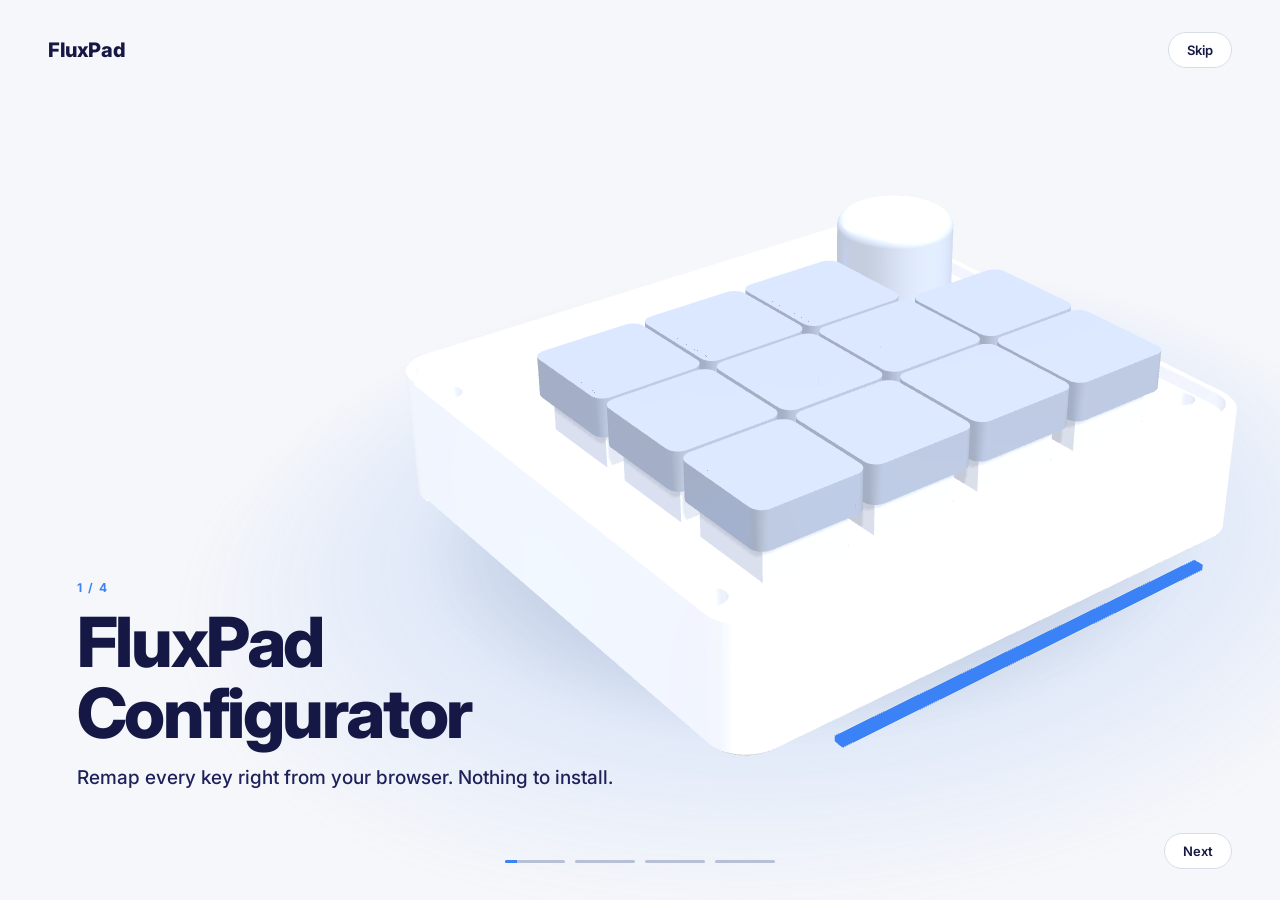
<file: docs/index.html>
<!DOCTYPE html>
<html lang="en">
    <head>
        <meta charset="UTF-8">
        <meta name="viewport" content="width=device-width, initial-scale=1.0">
        <title>FluxPad Configurator</title>
        <link rel="icon" type="image/png" href="../assets/logo-fluxpad.png">
        <link rel="preconnect" href="https://fonts.googleapis.com">
        <link rel="preconnect" href="https://fonts.gstatic.com" crossorigin>
        <link href="https://fonts.googleapis.com/css2?family=Inter:wght@400;500;600;700;800&display=swap" rel="stylesheet">
        <script src="theme.js"></script>
        <link rel="stylesheet" href="style.css">
        <link rel="stylesheet" href="logos.css">
        <link rel="stylesheet" href="intro/intro.css">
    </head>

    <body id="app-body">
        <div id="banner">
            <button class="primary-button" style="width: auto; padding: 15px 36px;" onclick="connectSerial()">CONNECT</button>
        </div>
        
        <div class="main-container">
            <!-- LEFT PANEL: HARDWARE DEVICE PREVIEW -->
            <div class="left-panel">
                
                <!-- BRAND MARKS: logo only, linked to the sites -->
                <div class="top-left-branding">
                    <a href="https://www.kickstarter.com/projects/everythink/fluxpad-ultra-affordable-mechanical-macro-pad" target="_blank" rel="noopener" class="brand-mark" title="Everythink" aria-label="Everythink">
                        <span class="mark mark-everythink"></span>
                    </a>
                    <a href="https://pcbway.com/g/9bH4DF" target="_blank" rel="noopener sponsored" class="brand-mark" title="PCBWay" aria-label="PCBWay">
                        <span class="mark mark-pcbway"></span>
                    </a>
                </div>

                <div class="hardware-wrapper">
                    <!-- DYNAMIC BLUETOOTH MODULE ADD-ON -->
                    <div id="bt-module" class="bt-module">
                        <svg width="20" height="20" viewBox="0 0 24 24" fill="none" stroke="currentColor" stroke-width="2.5" stroke-linecap="round" stroke-linejoin="round"><path d="M6.5 6.5l11 11L12 23V1l5.5 5.5-11 11"/></svg>
                        <span>BLE Module</span>
                    </div>

                    <!-- MAIN DEVICE -->
                    <div class="device">
                        <div class="grid" id="grid">
                            <div></div><div></div><div></div><div></div>

                            <button class="key" onclick="selectKey(0, this)">1</button>
                            <button class="key" onclick="selectKey(1, this)">2</button>
                            <button class="key" onclick="selectKey(2, this)">3</button>
                            <div class="knob" id="knob-btn" onclick="selectKey(11, this)">VOL</div>

                            <button class="key" onclick="selectKey(3, this)">4</button>
                            <button class="key" onclick="selectKey(4, this)">5</button>
                            <button class="key" onclick="selectKey(5, this)">6</button>
                            <button class="key" onclick="selectKey(6, this)">7</button>

                            <button class="key" onclick="selectKey(7, this)">8</button>
                            <button class="key" onclick="selectKey(8, this)">9</button>
                            <button class="key" onclick="selectKey(9, this)">10</button>
                            <button class="key" onclick="selectKey(10, this)">11</button>
                        </div>
                        
                        <div class="pagination" id="pagination-dots" style="display: none;">
                            <span class="dot active" onclick="setPage(0)"></span>
                            <span class="dot" onclick="setPage(1)"></span>
                            <span class="dot" onclick="setPage(2)"></span>
                            <span class="dot" onclick="setPage(3)"></span>
                            <span class="dot" onclick="setPage(4)"></span>
                            <span class="dot" onclick="setPage(5)"></span>
                            <span class="dot" onclick="setPage(6)"></span>
                            <span class="dot" onclick="setPage(7)"></span>
                            <span class="dot" onclick="setPage(8)"></span>
                        </div>
                    </div>
                    <!-- Under-glow: RGB light emitted from below, same colour as the selected page -->
                    <div class="led-under" aria-hidden="true"></div>
                </div>
            </div>

            <!-- RIGHT PANEL: CONTROLS & SETTINGS -->
            <div class="right-panel">
                <header class="panel-head">
                    <span class="wordmark">FluxPad</span>
                </header>

                <!-- TOP GEAR: Global Settings -->
                <div class="settings-fab top-fab" onclick="toggleTopMenu()">
                    <svg width="24" height="24" viewBox="0 0 24 24" fill="none" stroke="currentColor" stroke-width="2" stroke-linecap="round" stroke-linejoin="round"><circle cx="12" cy="12" r="3"></circle><path d="M19.4 15a1.65 1.65 0 0 0 .33 1.82l.06.06a2 2 0 0 1 0 2.83 2 2 0 0 1-2.83 0l-.06-.06a1.65 1.65 0 0 0-1.82-.33 1.65 1.65 0 0 0-1 1.51V21a2 2 0 0 1-2 2 2 2 0 0 1-2-2v-.09A1.65 1.65 0 0 0 9 19.4a1.65 1.65 0 0 0-1.82.33l-.06.06a2 2 0 0 1-2.83 0 2 2 0 0 1 0-2.83l.06-.06a1.65 1.65 0 0 0 .33-1.82 1.65 1.65 0 0 0-1.51-1H3a2 2 0 0 1-2-2 2 2 0 0 1 2-2h.09A1.65 1.65 0 0 0 4.6 9a1.65 1.65 0 0 0-.33-1.82l-.06-.06a2 2 0 0 1 0-2.83 2 2 0 0 1 2.83 0l.06.06a1.65 1.65 0 0 0 1.82.33H9a1.65 1.65 0 0 0 1-1.51V3a2 2 0 0 1 2-2 2 2 0 0 1 2 2v.09a1.65 1.65 0 0 0 1 1.51 1.65 1.65 0 0 0 1.82-.33l.06-.06a2 2 0 0 1 2.83 0 2 2 0 0 1 0 2.83l-.06.06a1.65 1.65 0 0 0-.33 1.82V9a1.65 1.65 0 0 0 1.51 1H21a2 2 0 0 1 2 2 2 2 0 0 1-2 2h-.09a1.65 1.65 0 0 0-1.51 1z"></path></svg>
                </div>
                
                <div id="top-settings-panel" class="settings-panel top-panel">
                    <div class="menu-section">
                        <span class="menu-title">Appearance</span>
                        <div class="theme-switch menu-theme" role="radiogroup" aria-label="Theme">
                            <button type="button" data-theme-option="light" role="radio" aria-checked="true" class="is-on">Light</button>
                            <button type="button" data-theme-option="dark" role="radio" aria-checked="false">Dark</button>
                        </div>
                    </div>
                    <hr class="menu-divider">
                    <div class="slider-control" style="padding: 0 15px;">
                        <div class="label-with-help" style="margin-bottom: 5px;">
                            <label style="margin:0;">Debounce Time <span id="debounce-val">10ms</span></label>
                            <span class="help-tooltip" data-tooltip="Switch debounce time. Increase this value if you notice accidental double clicks when pressing a key once.">?</span>
                        </div>
                        <input type="range" id="global-debounce" min="1" max="20" step="1" value="10" onchange="updateGlobalSettings()" oninput="document.getElementById('debounce-val').innerText = this.value + 'ms'">
                    </div>
                    <div class="slider-control" style="padding: 0 15px; margin-bottom: 5px; margin-top: 15px;">
                        <div class="label-with-help" style="margin-bottom: 5px;">
                            <label style="margin:0;">Encoder Multiplier <span id="enc-mult-val">x1</span></label>
                            <span class="help-tooltip" data-tooltip="Multiplies encoder steps. E.g., setting it to x5 sends 5 Volume or Scroll commands per single physical click of the knob.">?</span>
                        </div>
                        <input type="range" id="global-enc-mult" min="1" max="10" step="1" value="1" onchange="updateGlobalSettings()" oninput="document.getElementById('enc-mult-val').innerText = 'x' + this.value">
                    </div>
                    <div class="menu-divider"></div>
                <!-- PRESET SELECTOR & SHARE BUTTON -->
                <div class="controls-group" id="preset-group">
                    <div class="label-with-help">
                        <label style="margin:0;">PAGE PRESET <span class="beta-badge">BETA</span></label>
                        <span class="help-tooltip" data-tooltip="Load pre-configured shortcut maps or share your layout with the community.">?</span>
                    </div>
                    <div style="display: flex; gap: 8px; margin-top: 8px;">
                        <select id="preset-select" onchange="onPresetSelected(this.value)" style="flex: 1;">
                            <option value="">-- Load Preset --</option>
                        </select>
                        <button class="primary-button" style="width: auto; padding: 0 14px;" onclick="openCommunityModal()" title="Explore Presets">
                            <svg width="18" height="18" viewBox="0 0 24 24" fill="none" stroke="currentColor" stroke-width="2"><rect x="3" y="3" width="7" height="7"></rect><rect x="14" y="3" width="7" height="7"></rect><rect x="14" y="14" width="7" height="7"></rect><rect x="3" y="14" width="7" height="7"></rect></svg>
                        </button>
                        <button class="primary-button" style="width: auto; padding: 0 14px;" onclick="openShareModal()" title="Share Current Layout">
                            <svg width="18" height="18" viewBox="0 0 24 24" fill="none" stroke="currentColor" stroke-width="2"><path d="M4 12v8a2 2 0 0 0 2 2h12a2 2 0 0 0 2-2v-8"></path><polyline points="16 6 12 2 8 6"></polyline><line x1="12" y1="2" x2="12" y2="15"></line></svg>
                        </button>
                    </div>
                </div>
                </div>

                <!-- BOTTOM 3-DOTS: Device Features -->
                <div class="settings-fab" onclick="toggleBottomMenu()">&#8942;</div>

                <div id="bottom-settings-panel" class="settings-panel">
                    <!-- Switch Lock / Stealth Mode -->
                    <div class="feature-header" style="margin-bottom: 0; padding: 10px 15px; width: 100%;">
                        <div class="label-with-help">
                            <span class="toggle-label">Lock / Stealth Mode</span>
                            <span class="help-tooltip" data-tooltip="When enabled, you can hold Key 1 (Top-Left) and Key 11 (Bottom-Right) together for 2 seconds to temporarily lock the pad.">?</span>
                        </div>
                        <label class="switch">
                            <input type="checkbox" id="lock-toggle" onchange="toggleLockMode()" checked>
                            <span class="slider round"></span>
                        </label>
                    </div>

    

                    <!-- Switch Multi-Page -->
                    <div class="feature-header" style="margin-bottom: 0; padding: 10px 15px; width: 100%;">
                        <div class="label-with-help">
                            <span class="toggle-label">Enable Multi-Page</span>
                            <span class="help-tooltip" data-tooltip="Divides the device into 9 different virtual pages. You can change the active page by pressing and holding the knob while rotating it.">?</span>
                        </div>
                        <label class="switch">
                            <input type="checkbox" id="feature-toggle" onchange="toggleFeature()">
                            <span class="slider round"></span>
                        </label>
                    </div>
                    
                    <!-- Switch Auto-Repeat -->
                    <div class="feature-header" style="margin-bottom: 0; padding: 10px 15px; width: 100%;">
                        <div class="label-with-help">
                            <span class="toggle-label">Auto-Repeat</span>
                            <span class="help-tooltip" data-tooltip="Press Key 1 three times consecutively to arm. The next pressed key will be repeated infinitely until you press any key again.">?</span>
                        </div>
                        <label class="switch">
                            <input type="checkbox" id="autorepeat-toggle" onchange="toggleAutoRepeat()">
                            <span class="slider round"></span>
                        </label>
                    </div>

                    <div id="autorepeat-configs" style="display: none; flex-direction: column; gap: 15px; padding: 5px 15px;">
                        <div class="slider-control">
                            <label>Auto-R. Delay <span id="ar-delay-val">500ms</span></label>
                            <input type="range" id="ar-delay" min="100" max="2000" step="50" value="500" oninput="updateAutoRepeatConfig()">
                        </div>
                        <div class="slider-control">
                            <label>Auto-R. Speed <span id="ar-speed-val">50ms</span></label>
                            <input type="range" id="ar-speed" min="10" max="500" step="10" value="50" oninput="updateAutoRepeatConfig()">
                        </div>
                    </div>

                    <hr style="width: 100%; border: 0; border-top: 1px solid var(--border-color); margin: 5px 0;">

                    <!-- Switch Jiggler -->
                    <div class="feature-header" style="margin-bottom: 0; padding: 10px 15px; width: 100%;">
                        <div class="label-with-help">
                            <span class="toggle-label">Anti-Sleep Jiggler</span>
                            <span class="help-tooltip" data-tooltip="Sends an invisible mouse movement at set intervals to prevent your PC from sleeping or showing an 'Away' status.">?</span>
                        </div>
                        <label class="switch">
                            <input type="checkbox" id="jiggler-toggle" onchange="toggleJiggler()">
                            <span class="slider round"></span>
                        </label>
                    </div>

                    <div id="jiggler-configs" style="display: none; flex-direction: column; gap: 15px; padding: 5px 15px;">
                        <div class="slider-control">
                            <label>Jiggle Interval <span id="jiggler-val">5 min</span></label>
                            <input type="range" id="jiggler-interval" min="1" max="15" step="1" value="5" onchange="updateJigglerConfig()" oninput="document.getElementById('jiggler-val').innerText = this.value + ' min'">
                        </div>
                    </div>
                    <hr class="menu-divider">
                    <div class="menu-section">
                        <span class="menu-title">Tools</span>
                    <div class="menu-link-row">
                        <button type="button" class="menu-link" onclick="FluxIntro.open()" title="Replay the quick tour">
                    <svg width="16" height="16" viewBox="0 0 24 24" fill="none" stroke="currentColor" stroke-width="2" stroke-linecap="round" stroke-linejoin="round"><circle cx="12" cy="12" r="10"></circle><polygon points="10 8 16 12 10 16 10 8"></polygon></svg>
                    Quick tour
                </button>
                    </div>
                    <div class="menu-link-row">
                        <a href="../daemon/fluxpad_daemon.py" download="fluxpad_daemon.py" class="menu-link" title="Download the daemon">
                    <svg width="16" height="16" viewBox="0 0 24 24" fill="none" stroke="currentColor" stroke-width="2" stroke-linecap="round" stroke-linejoin="round"><path d="M21 15v4a2 2 0 0 1-2 2H5a2 2 0 0 1-2-2v-4"></path><polyline points="7 10 12 15 17 10"></polyline><line x1="12" y1="15" x2="12" y2="3"></line></svg>
                    Daemon
                </a>
                    </div>
                    <div class="menu-link-row">
                        <a href="fluxpad-macropad-assembly-guide.html" class="menu-link" title="FluxPad Macropad Assembly Guide">
                    <svg width="16" height="16" viewBox="0 0 24 24" fill="none" stroke="currentColor" stroke-width="2" stroke-linecap="round" stroke-linejoin="round"><path d="M2 3h6a4 4 0 0 1 4 4v14a3 3 0 0 0-3-3H2z"></path><path d="M22 3h-6a4 4 0 0 0-4 4v14a3 3 0 0 1 3-3h7z"></path></svg>
                    Macropad assembly guide
                </a>
                    </div>
                    <div class="menu-link-row">
                        <a href="fluxpad-bluetooth-assembly-guide.html" class="menu-link" title="FluxPad Bluetooth Module Assembly Guide">
                    <svg width="16" height="16" viewBox="0 0 24 24" fill="none" stroke="currentColor" stroke-width="2" stroke-linecap="round" stroke-linejoin="round"><path d="M2 3h6a4 4 0 0 1 4 4v14a3 3 0 0 0-3-3H2z"></path><path d="M22 3h-6a4 4 0 0 0-4 4v14a3 3 0 0 1 3-3h7z"></path></svg>
                    Bluetooth assembly guide
                </a>
                    </div>
                    </div>
                </div>

                <!-- Page Color Picker: swatches are generated by app.js, #page-color is the custom colour -->
                <div class="controls-group" id="color-picker-group" style="display: none;">
                    <label>PAGE LED COLOR</label>
                    <div class="swatch-row">
                        <div class="swatches" id="swatches" role="radiogroup" aria-label="Preset LED colours"></div>
                        <input type="color" id="page-color" value="#3B82F6" onchange="savePageColor()" aria-label="Custom LED colour" title="Custom colour">
                    </div>
                </div>

                <!-- Key Being Edited -->
                <div class="controls-group key-title-group">
                    <input type="text" id="display-selected-key" aria-label="Key being edited" readonly>
                </div>

                <!-- KEY ACTION CONFIGURATION WRAPPER -->
                <div id="action-settings-container" style="display: none; position: relative; width: 100%; max-width: 350px;">
                    
                    <div style="display: flex; justify-content: space-between; align-items: center; margin-bottom: 12px; padding-bottom: 8px; border-bottom: 1px solid var(--border-color);">
                        <label style="margin:0; color: var(--primary-blue); font-weight: bold;">KEY CONFIGURATION</label>
                        <div class="mini-settings-fab" id="key-mode-gear" onclick="toggleKeySettings()">
                            <svg width="18" height="18" viewBox="0 0 24 24" fill="none" stroke="currentColor" stroke-width="2" stroke-linecap="round" stroke-linejoin="round"><circle cx="12" cy="12" r="3"></circle><path d="M19.4 15a1.65 1.65 0 0 0 .33 1.82l.06.06a2 2 0 0 1 0 2.83 2 2 0 0 1-2.83 0l-.06-.06a1.65 1.65 0 0 0-1.82-.33 1.65 1.65 0 0 0-1 1.51V21a2 2 0 0 1-2 2 2 2 0 0 1-2-2v-.09A1.65 1.65 0 0 0 9 19.4a1.65 1.65 0 0 0-1.82.33l-.06.06a2 2 0 0 1-2.83 0 2 2 0 0 1 0-2.83l.06-.06a1.65 1.65 0 0 0 .33-1.82 1.65 1.65 0 0 0-1.51-1H3a2 2 0 0 1-2-2 2 2 0 0 1 2-2h.09A1.65 1.65 0 0 0 4.6 9a1.65 1.65 0 0 0-.33-1.82l-.06-.06a2 2 0 0 1 0-2.83 2 2 0 0 1 2.83 0l.06.06a1.65 1.65 0 0 0 1.82.33H9a1.65 1.65 0 0 0 1-1.51V3a2 2 0 0 1 2-2 2 2 0 0 1 2 2v.09a1.65 1.65 0 0 0 1 1.51 1.65 1.65 0 0 0 1.82-.33l.06-.06a2 2 0 0 1 2.83 0 2 2 0 0 1 0 2.83l-.06.06a1.65 1.65 0 0 0-.33 1.82V9a1.65 1.65 0 0 0 1.51 1H21a2 2 0 0 1 2 2 2 2 0 0 1-2 2h-.09a1.65 1.65 0 0 0-1.51 1z"></path></svg>
                        </div>
                    </div>

                    <!-- MINIPANEL (Key Mode Selection) -->
                    <div id="key-settings-panel" class="settings-panel mini-panel" style="display: none;">
                        <div style="background: var(--button-background); padding: 15px; border-radius: 12px; border: 1px solid var(--border-color);">
                            <div class="controls-group" style="margin-bottom: 0; width: 100%;">
                                <div class="label-with-help">
                                    <label style="margin:0;">KEY MODE</label>
                                    <span class="help-tooltip" data-tooltip="Choose the behavior of the key.">?</span>
                                </div>
                                <select id="key-mode" onchange="switchKeyMode()" style="margin-top: 8px;">
                                    <option value="0">Standard (Single Action)</option>
                                    <option value="7">Text String (Insert Full Text)</option>
                                    <option value="1">Tap-Dance (1 Click, 2 Clicks, Hold)</option>
                                    <option value="2">Burst / Rapid Fire</option>
                                    <option value="3">Axis Swap: Vertical Scroll</option>
                                    <option value="4">Axis Swap: Horizontal Scroll</option>
                                    <option value="5">Toggle Numpad</option>
                                    <option value="6">TOTP (2FA Code Generator via ESP32)</option>
                                    <option value="8">Mouse Left Click</option>
                                    <option value="9">Mouse Right Click</option>
                                    <!-- Add these to your existing <select> dropdown for key mapping -->
<optgroup label="Smart Home (Home Assistant)">
    <option value="255:0">Smart Home - Action 1</option>
    <option value="255:1">Smart Home - Action 2</option>
    <option value="255:2">Smart Home - Action 3</option>
</optgroup>

<optgroup label="Artificial Intelligence">
    <option value="254:1">Open ChatGPT</option>
    <option value="254:2">Open Gemini</option>
    <option value="254:3">Open Claude</option>
    <option value="254:4">Open Perplexity</option>
</optgroup>
                                </select>
                            </div>
                        </div>
                    </div>

                    <!-- PANELS 0, 2 & 7: STANDARD / BURST / TEXT -->
                    <div id="panel-standard" style="display: none; width: 100%;">
                        <div class="controls-group" id="shortcut-group">
                            <label>BASE SHORTCUT</label>
                            <input type="text" id="input-shortcut" class="capture-shortcut" readonly placeholder="Press a combination...">
                        </div>
                        <div class="controls-group" id="string-group" style="display: none;">
                            <label>TEXT TO INSERT</label>
                            <input type="text" id="input-string" placeholder="Type text here...">
                        </div>
                    </div>

                    <!-- PANEL BURST PARAMS -->
                    <div id="panel-burst-params" style="display: none; width: 100%;">
                        <div style="display: flex; gap: 15px; margin-bottom: 20px;">
                            <div class="slider-control" style="flex: 1;">
                                <label>Shots</label>
                                <input type="number" id="burst-count" min="2" max="50" value="5" style="padding: 10px; width: 100%;">
                            </div>
                            <div class="slider-control" style="flex: 1;">
                                <label>Delay (ms)</label>
                                <input type="number" id="burst-speed" min="10" max="500" value="50" style="padding: 10px; width: 100%;">
                            </div>
                        </div>
                    </div>

                    <!-- PANEL 1: TAP-DANCE -->
                    <div id="panel-tapdance" style="display: none; width: 100%;">
                        <p style="font-size: 12px; color: var(--secondary-text); margin-top: 0;">Click inside the field and press the keys to record.</p>
                        <div class="controls-group" style="margin-bottom: 15px;">
                            <label>1 CLICK SHORTCUT</label>
                            <input type="text" id="td-single" class="capture-shortcut" readonly placeholder="Single Click...">
                        </div>
                        <div class="controls-group" style="margin-bottom: 15px;">
                            <label>2 CLICKS SHORTCUT</label>
                            <input type="text" id="td-double" class="capture-shortcut" readonly placeholder="Double Click...">
                        </div>
                        <div class="controls-group" style="margin-bottom: 20px;">
                            <label>HOLD SHORTCUT</label>
                            <input type="text" id="td-hold" class="capture-shortcut" readonly placeholder="Long Press...">
                        </div>
                    </div>

                    <!-- PANEL 3/4: SWAP AXIS INFO -->
                    <div id="panel-axis" style="display: none; width: 100%; margin-bottom: 20px;">
                        <div style="padding: 15px; background: var(--panels-background); border-radius: 12px; font-size: 13px; color: var(--secondary-text); border: 1px solid var(--border-color); line-height: 1.4;">
                            <strong>Info:</strong> While holding this physical key, the encoder knob will act as a mouse scroll wheel.
                        </div>
                    </div>

                    <!-- PANEL 5: NUMPAD INFO -->
                    <div id="panel-numpad" style="display: none; width: 100%; margin-bottom: 20px;">
                        <div style="padding: 15px; background: var(--panels-background); border-radius: 12px; font-size: 13px; color: var(--secondary-text); border: 1px solid var(--border-color); line-height: 1.4;">
                            <strong>Info:</strong> Pressing this key activates a standard Numpad mode. The Numpad remains active until you press the <i>Exit</i> key to return to normal.<br><br>
                            <strong>Key Layout Mapping:</strong>
                            <div style="display: grid; grid-template-columns: repeat(4, 1fr); gap: 6px; margin-top: 10px; text-align: center; font-weight: bold; color: var(--text-color);">
                                <div style="background: var(--button-background); padding: 8px; border-radius: 6px; box-shadow: var(--light-shadow);">7</div>
                                <div style="background: var(--button-background); padding: 8px; border-radius: 6px; box-shadow: var(--light-shadow);">8</div>
                                <div style="background: var(--button-background); padding: 8px; border-radius: 6px; box-shadow: var(--light-shadow);">9</div>
                                <div style="background: transparent;"></div>
                                <div style="background: var(--button-background); padding: 8px; border-radius: 6px; box-shadow: var(--light-shadow);">4</div>
                                <div style="background: var(--button-background); padding: 8px; border-radius: 6px; box-shadow: var(--light-shadow);">5</div>
                                <div style="background: var(--button-background); padding: 8px; border-radius: 6px; box-shadow: var(--light-shadow);">6</div>
                                <div style="background: #e57373; color: white; padding: 8px; border-radius: 6px; box-shadow: var(--light-shadow); font-size: 12px; display: flex; align-items: center; justify-content: center;" title="Exit Numpad Mode">Exit</div>
                                <div style="background: var(--button-background); padding: 8px; border-radius: 6px; box-shadow: var(--light-shadow);">1</div>
                                <div style="background: var(--button-background); padding: 8px; border-radius: 6px; box-shadow: var(--light-shadow);">2</div>
                                <div style="background: var(--button-background); padding: 8px; border-radius: 6px; box-shadow: var(--light-shadow);">3</div>
                                <div style="background: var(--button-background); padding: 8px; border-radius: 6px; box-shadow: var(--light-shadow);">0</div>
                            </div>
                        </div>
                    </div>

                    <!-- PANEL 6: TOTP -->
                    <div id="panel-totp" style="display: none; width: 100%; margin-bottom: 20px;">
                        <div style="padding: 15px; background: rgba(49, 54, 133, 0.1); border-radius: 12px; font-size: 13px; color: var(--secondary-text); border: 1px solid var(--primary-blue); line-height: 1.4; margin-bottom: 15px;">
                            <strong>Note:</strong> Generating TOTP codes requires the FluxPad Bluetooth Add-on (ESP32) connected to the device.
                        </div>
                        <div class="controls-group">
                            <label>2FA SECRET KEY (Base32)</label>
                            <input type="text" id="input-totp" placeholder="e.g. JBSWY3DPEHPK3PXP">
                        </div>
                    </div>

                </div>

                <div class="controls-group" id="save-btn-group" style="display: none; margin-top: 20px;">
                    <button class="primary-button" id="button-save" onclick="saveToDevice()">APPLY TO KEY</button>
                </div>
            </div>
        </div>

        <!-- SHARE PRESET MODAL -->
        <div id="share-modal" class="modal-overlay" style="display: none;">
            <div class="modal-card">
                <div style="display:flex; justify-content:space-between; align-items:center; margin-bottom:12px;">
                    <h3 style="margin:0; color:var(--primary-blue);">Share Preset <span class="beta-badge">BETA</span></h3>
                    <span style="cursor:pointer; font-size:22px; font-weight:bold; color:var(--secondary-text);" onclick="closeShareModal()">&times;</span>
                </div>
                <p style="font-size:13px; color:var(--secondary-text); margin-top:0;">Publish your shortcut layout anonymously to the community feed.</p>
                
                <div class="controls-group" style="margin-bottom: 12px; width:100%;">
                    <label>PRESET NAME</label>
                    <input type="text" id="share-title" placeholder="e.g. Fortnite Battle Macros or Figma Workflow">
                </div>
                <div class="controls-group" style="margin-bottom: 12px; width:100%;">
                    <label>SOFTWARE / CATEGORY</label>
                    <input type="text" id="share-category" placeholder="e.g. Gaming, Video Editing, 3D, Office">
                </div>
                <div class="controls-group" style="margin-bottom: 15px; width:100%;">
                    <label>SCOPE</label>
                    <select id="share-scope">
                        <option value="current">Current Active Page Only</option>
                        <option value="all">All 9 Multi-Pages (Creates 1 post per page)</option>
                    </select>
                </div>

                <button class="primary-button" onclick="submitSharePreset()">PUBLISH TO COMMUNITY</button>
            </div>
        </div>

        <!-- COMMUNITY FEED MODAL -->
        <div id="community-modal" class="modal-overlay" style="display: none;">
            <div class="modal-card feed-modal-card">
                <div style="display:flex; justify-content:space-between; align-items:center; margin-bottom:15px;">
                    <div>
                        <h3 style="margin:0; color:var(--primary-blue);">Community Preset Feed <span class="beta-badge">BETA</span></h3>
                        <span style="font-size:12px; color:var(--secondary-text);">Explore community creations, like layouts, and copy or apply codes directly.</span>
                    </div>
                    <span style="cursor:pointer; font-size:24px; font-weight:bold; color:var(--secondary-text);" onclick="closeCommunityModal()">&times;</span>
                </div>

                                <div style="display: flex; gap: 10px; margin-bottom: 15px;">
                    <input type="text" id="feed-search" placeholder="Search presets (e.g. Discord, Spotify, Gaming)..." oninput="filterCommunityFeed(this.value)" style="flex: 2;">
                    <input type="text" id="direct-code-input" placeholder="Paste Code (e.g. FP-DSC-MUTE)" style="flex: 1; text-transform: uppercase;">
                    <button class="primary-button" style="width: auto; padding: 0 18px;" onclick="importDirectCode()">IMPORT</button>
                </div>

                <div id="community-feed-grid" class="feed-grid"></div>
            </div>
        </div>

        <!-- FOOTER BAR -->
        <footer class="app-footer">
            <div class="footer-left"></div>

            <div class="footer-right">
                <a href="dashboard.html" class="feedback-btn" style="background-color: var(--button-background); color: var(--text-color);">
                     <svg width="16" height="16" viewBox="0 0 24 24" fill="none" stroke="currentColor" stroke-width="2"><rect x="3" y="3" width="18" height="18" rx="2" ry="2"></rect><line x1="3" y1="9" x2="21" y2="9"></line><line x1="9" y1="21" x2="9" y2="9"></line></svg>
                     Dashboard
                </a>
                <a href="https://ko-fi.com/iltuolink" target="_blank" class="feedback-btn support-btn">
                    <svg width="16" height="16" viewBox="0 0 24 24" fill="none" stroke="currentColor" stroke-width="2"><path d="M20.84 4.61a5.5 5.5 0 0 0-7.78 0L12 5.67l-1.06-1.06a5.5 5.5 0 0 0-7.78 7.78l1.06 1.06L12 21.23l7.78-7.78 1.06-1.06a5.5 5.5 0 0 0 0-7.78z"></path></svg>
                    Support Me
                </a>
            </div>
        </footer>

        <script src="app.js"></script>
        <script src="intro/intro.js"></script>
    </body>
</html>
</file>
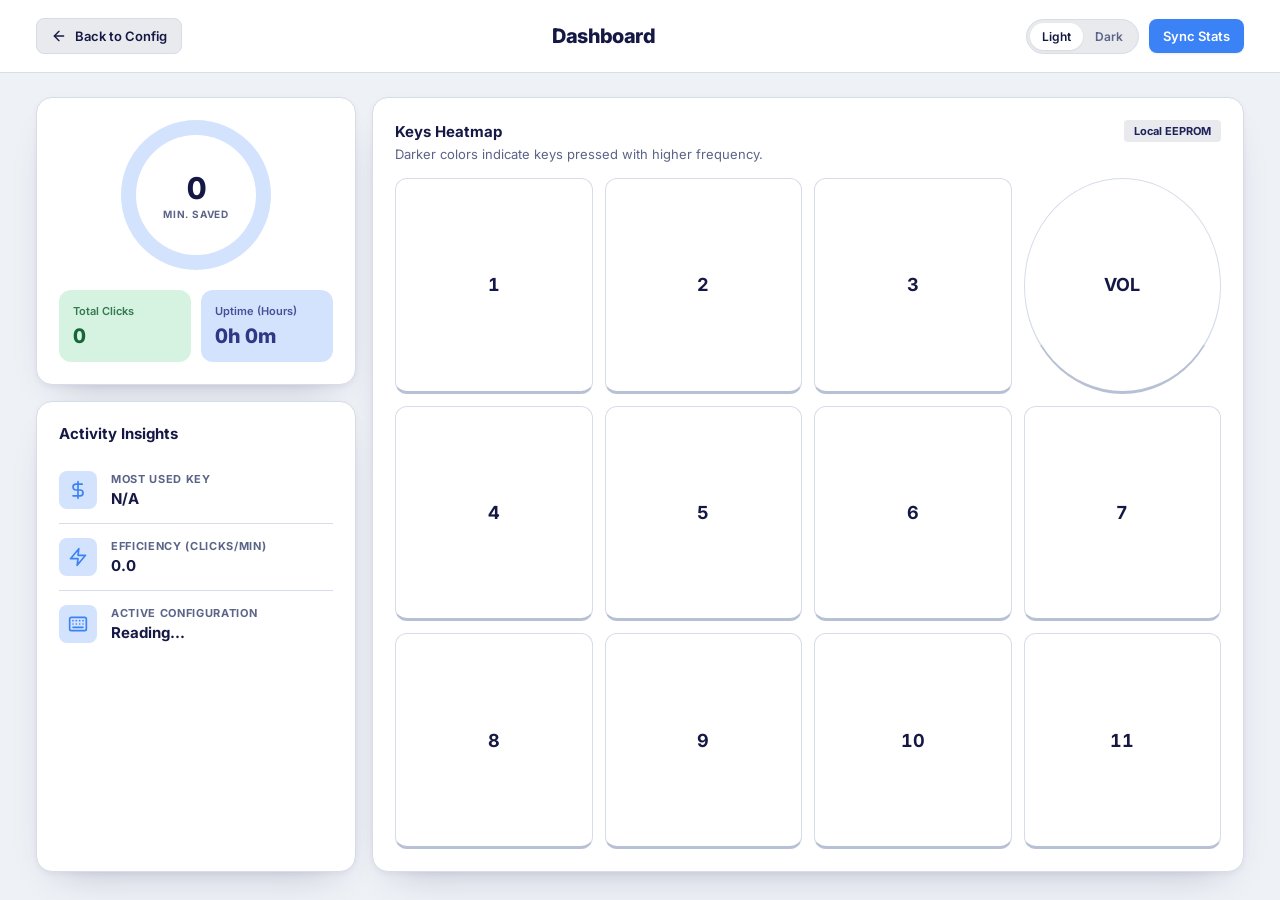
<file: docs/dashboard.html>
<!DOCTYPE html>
<html lang="en">
<head>
    <meta charset="UTF-8">
    <meta name="viewport" content="width=device-width, initial-scale=1.0">
    <title>FluxPad - Dashboard & Stats</title>
    <link rel="icon" type="image/png" href="../assets/logo-fluxpad.png">
    <link rel="preconnect" href="https://fonts.googleapis.com">
    <link rel="preconnect" href="https://fonts.gstatic.com" crossorigin>
    <link href="https://fonts.googleapis.com/css2?family=Inter:wght@400;500;600;700;800&display=swap" rel="stylesheet">
    <script src="theme.js"></script>
    <link rel="stylesheet" href="dashboard.css">
</head>
<body>
    <div class="header">
        <a href="index.html" class="back-btn">
            <svg width="16" height="16" viewBox="0 0 24 24" fill="none" stroke="currentColor" stroke-width="2" stroke-linecap="round" stroke-linejoin="round"><line x1="19" y1="12" x2="5" y2="12"></line><polyline points="12 19 5 12 12 5"></polyline></svg>
            Back to Config
        </a>
        <h1>Dashboard</h1>
        <div class="header-actions">
            <div class="theme-switch" role="radiogroup" aria-label="Theme">
                <button type="button" data-theme-option="light" role="radio" aria-checked="true" class="is-on">Light</button>
                <button type="button" data-theme-option="dark" role="radio" aria-checked="false">Dark</button>
            </div>
            <button id="connect-btn" class="connect-btn" onclick="connectSerial()">Sync Stats</button>
        </div>
    </div>

    <div class="dashboard-container">
        <!-- Hero Stats (Top Left) -->
        <div class="card hero-card">
            <div class="circular-progress">
                <div class="inner-circle">
                    <span id="stat-saved">0</span>
                    <span class="label">Min. Saved</span>
                </div>
            </div>
            <div class="hero-stats">
                <div class="stat-box green">
                    <span class="title">Total Clicks</span>
                    <span class="value" id="stat-total-clicks">0</span>
                </div>
                <div class="stat-box purple">
                    <span class="title">Uptime (Hours)</span>
                    <span class="value" id="stat-uptime">0h 0m</span>
                </div>
            </div>
        </div>

        <!-- Insights (Bottom Left) -->
        <div class="card insights-card">
            <h2>Activity Insights</h2>
            <div class="insight-row">
                <div class="insight-icon">
                    <svg width="20" height="20" viewBox="0 0 24 24" fill="none" stroke="currentColor" stroke-width="2" stroke-linecap="round" stroke-linejoin="round"><path d="M12 2v20M17 5H9.5a3.5 3.5 0 0 0 0 7h5a3.5 3.5 0 0 1 0 7H6"/></svg>
                </div>
                <div class="insight-text">
                    <strong>Most Used Key</strong>
                    <span id="stat-most-used">N/A</span>
                </div>
            </div>
            <div class="insight-row">
                <div class="insight-icon">
                    <svg width="20" height="20" viewBox="0 0 24 24" fill="none" stroke="currentColor" stroke-width="2" stroke-linecap="round" stroke-linejoin="round"><polygon points="13 2 3 14 12 14 11 22 21 10 12 10 13 2"></polygon></svg>
                </div>
                <div class="insight-text">
                    <strong>Efficiency (Clicks/Min)</strong>
                    <span id="stat-efficiency">0.0</span>
                </div>
            </div>
            <div class="insight-row">
                <div class="insight-icon">
                    <svg width="20" height="20" viewBox="0 0 24 24" fill="none" stroke="currentColor" stroke-width="2" stroke-linecap="round" stroke-linejoin="round"><rect x="2" y="4" width="20" height="16" rx="2" ry="2"></rect><line x1="6" y1="8" x2="6" y2="8"></line><line x1="10" y1="8" x2="10" y2="8"></line><line x1="14" y1="8" x2="14" y2="8"></line><line x1="18" y1="8" x2="18" y2="8"></line><line x1="6" y1="12" x2="6" y2="12"></line><line x1="10" y1="12" x2="10" y2="12"></line><line x1="14" y1="12" x2="14" y2="12"></line><line x1="18" y1="12" x2="18" y2="12"></line><line x1="6" y1="16" x2="18" y2="16"></line></svg>
                </div>
                <div class="insight-text">
                    <strong>Active Configuration</strong>
                    <span id="stat-shortcuts">Reading...</span>
                </div>
            </div>
        </div>

        <!-- Heatmap (Right, Full Height) -->
        <div class="card heatmap-card">
            <div class="heatmap-header">
                <h2>Keys Heatmap</h2>
                <span class="badge">Local EEPROM</span>
            </div>
            <p class="heatmap-desc">Darker colors indicate keys pressed with higher frequency.</p>
            
            <div class="heatmap-grid" id="heatmap">
                <!-- Generated by JS -->
            </div>
        </div>
    </div>

    <script src="dashboard.js"></script>
</body>
</html>
</file>
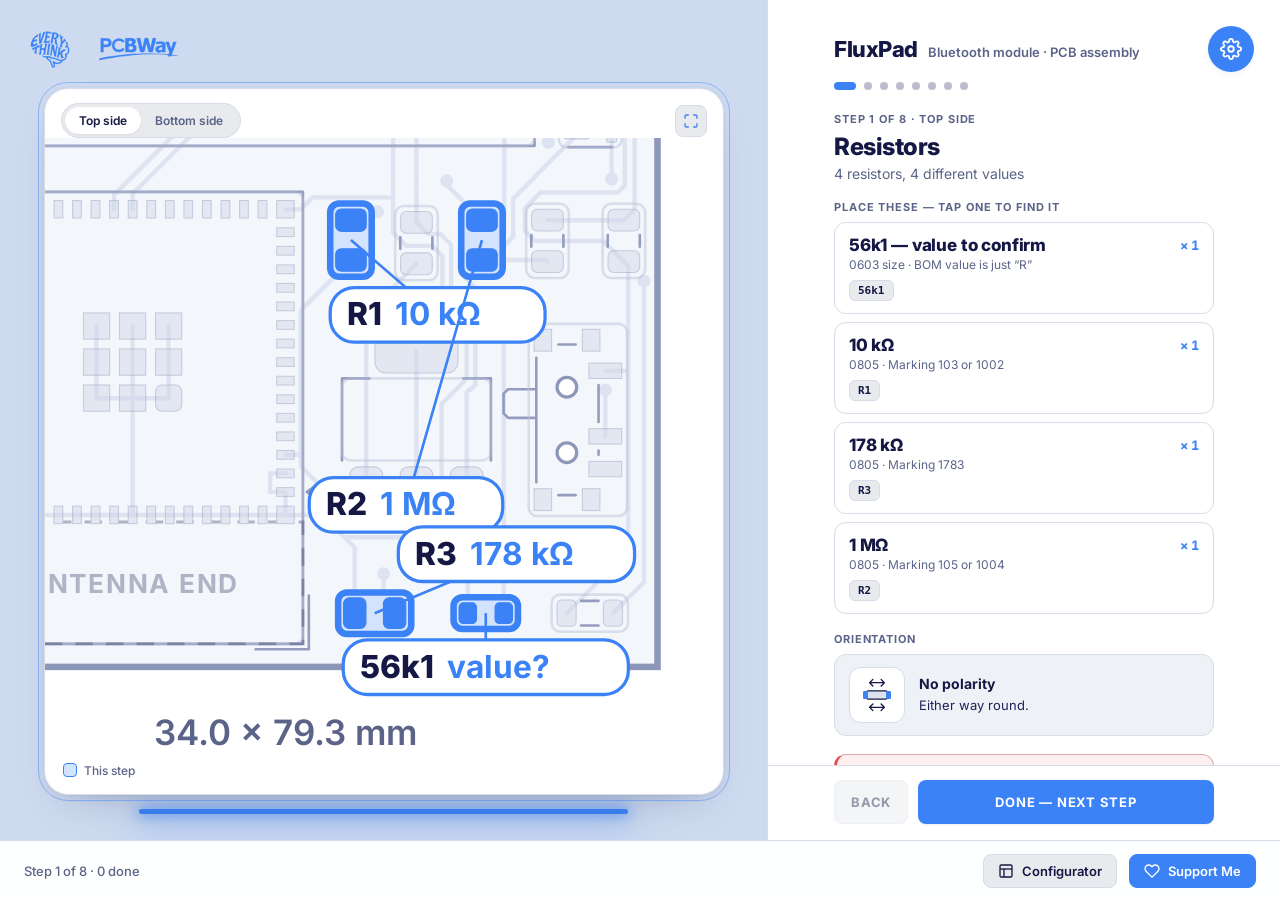
<file: docs/fluxpad-bluetooth-assembly-guide.html>
<!DOCTYPE html>
<html lang="en">
<head>
<meta charset="UTF-8">
<meta name="viewport" content="width=device-width, initial-scale=1.0">
<title>FluxPad Bluetooth module - Assembly guide</title>
<link rel="preconnect" href="https://fonts.googleapis.com">
<link rel="preconnect" href="https://fonts.gstatic.com" crossorigin>
<link href="https://fonts.googleapis.com/css2?family=Inter:wght@400;500;600;700;800&display=swap" rel="stylesheet">
<script>
/* FluxPad theme switch. Light is the default; the choice is remembered in localStorage.
   Loaded synchronously in <head> so the theme is set before the first paint. */
(function () {
    var KEY = 'fluxpad-theme';
    var saved = null;
    try { saved = localStorage.getItem(KEY); } catch (e) { /* storage unavailable: keep default */ }
    var theme = saved === 'dark' ? 'dark' : 'light';
    document.documentElement.setAttribute('data-theme', theme);

    function syncButtons(t) {
        document.querySelectorAll('[data-theme-option]').forEach(function (btn) {
            var on = btn.getAttribute('data-theme-option') === t;
            btn.setAttribute('aria-checked', on ? 'true' : 'false');
            btn.classList.toggle('is-on', on);
        });
    }

    window.setTheme = function (t) {
        t = t === 'dark' ? 'dark' : 'light';
        document.documentElement.setAttribute('data-theme', t);
        try { localStorage.setItem(KEY, t); } catch (e) { /* ignore */ }
        syncButtons(t);
    };

    document.addEventListener('click', function (e) {
        var btn = e.target.closest('[data-theme-option]');
        if (btn) window.setTheme(btn.getAttribute('data-theme-option'));
    });

    document.addEventListener('DOMContentLoaded', function () {
        syncButtons(document.documentElement.getAttribute('data-theme'));
    });
})();

</script>
<style>
/* ==========================================================================
   FluxPad assembly guide - same design language as the FluxPad Configurator:
   white / grey / blue / navy, flat surfaces, 1px borders, light theme by
   default with a navy dark variant, short purposeful motion.
   ========================================================================== */
:root,
html[data-theme="light"] {
    --main-background: #ffffff;
    --panels-background: #dbe3ee;
    --canvas: #eef1f6;
    --card-bg: #ffffff;
    --button-background: #e8eaed;
    --key-edge: #c5cce0;
    --text-color: #151844;
    --secondary-text: #1e215a;
    --muted-text: #5b6488;
    --border-color: #d6dce8;
    --border-strong: #b7c0d4;
    --primary-blue: #3B82F6;
    --light-blue: #d3e3fd;
    --hover-blue: #1c2055;
    --light-shadow: 0 1px 2px rgba(21, 24, 68, 0.08);
    --strong-shadow: 0 18px 40px -24px rgba(21, 24, 68, 0.35), 0 2px 6px rgba(21, 24, 68, 0.06);
    --focus-ring: 0 0 0 3px rgba(59, 130, 246, 0.28);
    --footer-bg: rgba(255, 255, 255, 0.94);
    --radius-sm: 8px; --radius-md: 12px; --radius-lg: 16px;
    --footer-h: 60px;
    --ease: cubic-bezier(.2, .7, .2, 1);
    --font: "Inter", system-ui, -apple-system, "Segoe UI", Roboto, Helvetica, Arial, sans-serif;
    --red: #e5484d; --green: #16a34a;
    /* board drawing */
    --bd-board: #f3f6fb; --bd-edge: #8d98b8; --bd-trk: #dde3f0; --bd-silk: #8a94b8;
    --bd-body-edge: #b7c0d4; --bd-pad: #cfd6e8; --bd-pad-edge: #8d98b8; --bd-hole: #ffffff;
}
html[data-theme="dark"] {
    --main-background: #0d1131;
    --panels-background: #151a40;
    --canvas: #090c24;
    --card-bg: #121838;
    --button-background: #1d2552;
    --key-edge: #070a1f;
    --text-color: #e8ebf7;
    --secondary-text: #c4cae8;
    --muted-text: #8790bb;
    --border-color: #29316a;
    --border-strong: #3c4685;
    --light-blue: #1d3a6e;
    --hover-blue: #9fb4ff;
    --light-shadow: none;
    --strong-shadow: 0 22px 50px -24px rgba(0, 0, 0, 0.75);
    --focus-ring: 0 0 0 3px rgba(96, 150, 255, 0.35);
    --footer-bg: rgba(13, 17, 49, 0.94);
    --bd-board: #0f1438; --bd-edge: #3c4685; --bd-trk: #1c2452; --bd-silk: #5f6aa3;
    --bd-body-edge: #29316a; --bd-pad: #343e7a; --bd-pad-edge: #5a649a; --bd-hole: #0d1131;
}

*, *::before, *::after { box-sizing: border-box; }
html, body { height: 100%; }
body {
    font-family: var(--font); color: var(--text-color); background: var(--canvas);
    margin: 0; overflow: hidden; -webkit-font-smoothing: antialiased;
    transition: background-color .3s;
}
button { font-family: inherit; }

.main-container { display: flex; width: 100%; height: calc(100vh - var(--footer-h)); }

/* ---------- LEFT: stage ---------- */
.left-panel {
    flex: 0 0 60%; min-width: 0; position: relative;
    display: flex; flex-direction: column; align-items: center;
    padding: 88px 32px 26px; overflow: hidden;
    background: color-mix(in srgb, var(--primary-blue) 9%, var(--panels-background));
    border-right: 1px solid var(--border-color);
}
.top-left-branding { position: absolute; top: 22px; left: 24px; display: flex; align-items: center; gap: 20px; z-index: 10; }
.brand-mark { display: block; line-height: 0; transition: transform .2s var(--ease), opacity .2s; }
.brand-mark:hover { transform: translateY(-2px); opacity: .85; }
.brand-mark:focus-visible { outline: none; box-shadow: var(--focus-ring); border-radius: 8px; }
.mark {
    display: block; background-color: var(--primary-blue);
    -webkit-mask-size: contain; -webkit-mask-repeat: no-repeat; -webkit-mask-position: left center;
    mask-size: contain; mask-repeat: no-repeat; mask-position: left center;
}
.mark-everythink { width: 52px; height: 52px; }
.mark-pcbway { width: 92px; height: 28px; }

.stage { width: 100%; max-width: 680px; flex: 1; min-height: 0; display: flex; flex-direction: column; align-items: center; gap: 10px; }

.device {
    position: relative; width: 100%; flex: 1; min-height: 0;
    display: flex; flex-direction: column;
    background: var(--main-background); border: 1px solid var(--border-color);
    border-radius: 24px; box-shadow: var(--strong-shadow);
    animation: rise .6s var(--ease) both;
}
.device::after {
    content: ""; position: absolute; inset: -7px; border-radius: 30px; pointer-events: none;
    border: 1px solid color-mix(in srgb, var(--primary-blue) 45%, transparent);
    animation: breathe 4.2s ease-in-out infinite;
}
.board-bar { display: flex; align-items: center; justify-content: space-between; gap: 10px; padding: 14px 16px 0; }
.seg { display: inline-flex; padding: 3px; background: var(--button-background); border: 1px solid var(--border-color); border-radius: 999px; }
.seg button {
    border: none; background: transparent; color: var(--muted-text);
    font-size: 12px; font-weight: 600; padding: 6px 14px; border-radius: 999px; cursor: pointer;
    transition: background-color .2s, color .2s;
}
.seg button.is-on { background: var(--main-background); color: var(--text-color); box-shadow: var(--light-shadow); }
.seg button:focus-visible { outline: none; box-shadow: var(--focus-ring); }
.icon-btn {
    width: 32px; height: 32px; display: flex; align-items: center; justify-content: center; cursor: pointer;
    background: var(--button-background); border: 1px solid var(--border-color); border-radius: var(--radius-sm);
    color: var(--primary-blue); transition: border-color .2s, transform .2s var(--ease);
}
.icon-btn:hover { border-color: var(--primary-blue); transform: scale(1.05); }
.icon-btn:focus-visible { outline: none; box-shadow: var(--focus-ring); }

#pcb-svg { flex: 1; min-height: 0; width: 100%; cursor: grab; touch-action: none; display: block; }
#pcb-svg.dragging { cursor: grabbing; }

.legend { display: flex; flex-wrap: wrap; align-items: center; gap: 8px 16px; padding: 0 18px 14px; font-size: 12px; font-weight: 500; color: var(--muted-text); min-height: 34px; }
.lg { display: inline-flex; align-items: center; gap: 7px; }
.lg i { display: inline-block; width: 14px; height: 14px; border-radius: 4px; border: 1.5px solid var(--primary-blue); background: var(--light-blue); }
.lg i.done { border-color: var(--green); background: color-mix(in srgb, var(--green) 25%, var(--main-background)); }
.lg i.pin { width: 10px; height: 10px; border-radius: 50%; border: 1.5px solid #fff; background: var(--red); box-shadow: 0 0 0 1px var(--red); }
.lg svg { width: 22px; height: 14px; }
.view-note { position: absolute; left: 18px; bottom: 44px; font-size: 11px; color: var(--muted-text); pointer-events: none; }

.led-under {
    width: 72%; height: 5px; margin-top: 4px; border-radius: 999px; flex-shrink: 0;
    background: var(--primary-blue);
    box-shadow: 0 0 14px 2px color-mix(in srgb, var(--primary-blue) 70%, transparent), 0 10px 36px 4px color-mix(in srgb, var(--primary-blue) 40%, transparent);
    animation: ledBreath 3.6s ease-in-out infinite; pointer-events: none;
}

/* ---------- RIGHT: guide ---------- */
.right-panel {
    flex: 1 1 0; min-width: 0; position: relative; overflow-y: auto;
    display: flex; flex-direction: column; align-items: center;
    padding: 36px 44px 0; background: var(--main-background);
}
.col { width: 100%; max-width: 380px; }
.panel-head { display: flex; align-items: baseline; gap: 10px; margin-bottom: 20px; padding-right: 56px; animation: rise .5s var(--ease) both; }
.wordmark { font-size: 22px; font-weight: 800; letter-spacing: -.02em; color: var(--text-color); }
.product-tag { font-size: 13px; font-weight: 600; color: var(--muted-text); }

.pagination { display: flex; gap: 8px; margin-bottom: 22px; flex-wrap: wrap; }
.dot { height: 8px; width: 8px; border: none; padding: 0; border-radius: 999px; background: var(--secondary-text); opacity: .3; cursor: pointer; transition: width .35s var(--ease), opacity .2s, background-color .3s; }
.dot:hover { opacity: .7; }
.dot.done { background: var(--green); opacity: .9; }
.dot.active { width: 22px; background: var(--primary-blue); opacity: 1; }
.dot:focus-visible { outline: none; box-shadow: var(--focus-ring); }

.step { animation: rise .45s var(--ease) both; padding-bottom: 24px; }
.kicker { font-size: 11px; font-weight: 700; letter-spacing: .08em; text-transform: uppercase; color: var(--muted-text); margin-bottom: 6px; }
.step-title { font-size: 24px; font-weight: 800; letter-spacing: -.02em; margin: 0 0 4px; }
.step-sub { font-size: 14px; color: var(--muted-text); margin: 0 0 18px; }
.block { margin-bottom: 18px; }
.block-label { display: block; margin: 0 0 8px; font-size: 11px; font-weight: 700; letter-spacing: .08em; text-transform: uppercase; color: var(--muted-text); }

.part-row {
    width: 100%; display: grid; grid-template-columns: 1fr auto; gap: 2px 12px; text-align: left;
    padding: 12px 14px; margin-bottom: 8px; cursor: pointer; color: var(--text-color);
    background: var(--main-background); border: 1px solid var(--border-color); border-radius: var(--radius-md);
    transition: border-color .2s, background-color .2s, transform .15s var(--ease);
}
.part-row:hover { border-color: var(--primary-blue); transform: translateY(-1px); }
.part-row:focus-visible { outline: none; box-shadow: var(--focus-ring); }
.part-row.is-on { background: var(--light-blue); border-color: var(--primary-blue); }
.part-row .val { font-size: 17px; font-weight: 800; letter-spacing: -.01em; }
.part-row .qty { font-size: 13px; font-weight: 700; color: var(--primary-blue); align-self: center; font-variant-numeric: tabular-nums; }
.part-row .note { grid-column: 1 / -1; font-size: 12px; color: var(--muted-text); }
.chips { grid-column: 1 / -1; display: flex; flex-wrap: wrap; gap: 5px; margin-top: 6px; }
.chip {
    padding: 3px 8px; border-radius: 6px; font: 700 11px ui-monospace, SFMono-Regular, Menlo, monospace;
    background: var(--button-background); color: var(--text-color); border: 1px solid var(--border-color);
    cursor: pointer; transition: border-color .2s, color .2s;
}
.chip:hover, .chip.is-on { border-color: var(--primary-blue); color: var(--primary-blue); }

.orient { display: flex; gap: 14px; align-items: center; padding: 12px 14px; background: var(--canvas); border: 1px solid var(--border-color); border-radius: var(--radius-md); }
.orient-ico { width: 56px; height: 56px; flex-shrink: 0; border-radius: var(--radius-md); background: var(--main-background); border: 1px solid var(--border-color); display: flex; align-items: center; justify-content: center; }
.orient-ico svg { width: 46px; height: 46px; }
.orient-txt strong { display: block; font-size: 14px; font-weight: 700; margin-bottom: 2px; }
.orient-txt span { font-size: 13px; line-height: 1.45; color: var(--secondary-text); }
.ic-body { fill: var(--panels-background); stroke: var(--text-color); stroke-width: 1.6; }
.ic-pad { fill: var(--primary-blue); }
.ic-line { fill: none; stroke: var(--text-color); stroke-width: 1.6; stroke-linecap: round; stroke-linejoin: round; }
.ic-fill { fill: var(--text-color); }
.ic-red { fill: var(--red); stroke: #fff; stroke-width: 1; }
.ic-txt { font: 800 9px var(--font); fill: var(--text-color); }
.dirs { margin-top: 10px; display: flex; flex-direction: column; gap: 8px; }
.dir-row { display: flex; align-items: center; flex-wrap: wrap; gap: 6px; }
.dir-tag { font-size: 12px; font-weight: 700; color: var(--text-color); min-width: 118px; }
.dir-tag b { color: var(--primary-blue); font-size: 15px; margin-right: 4px; }

.how { list-style: none; margin: 0; padding: 0; counter-reset: s; }
.how li { counter-increment: s; position: relative; padding: 0 0 10px 34px; font-size: 14px; line-height: 1.5; color: var(--secondary-text); }
.how li::before {
    content: counter(s); position: absolute; left: 0; top: 0; width: 22px; height: 22px; border-radius: 50%;
    background: var(--light-blue); color: var(--primary-blue); font-size: 12px; font-weight: 700;
    display: flex; align-items: center; justify-content: center;
}
.pills { display: flex; flex-wrap: wrap; gap: 6px; margin: 4px 0 18px; }
.pill { font-size: 12px; font-weight: 600; padding: 5px 10px; border-radius: 999px; background: var(--button-background); border: 1px solid var(--border-color); color: var(--text-color); }
.callout { display: flex; gap: 10px; padding: 12px 14px; margin-bottom: 16px; border-radius: var(--radius-md); font-size: 13px; line-height: 1.5; }
.callout b { display: block; font-size: 11px; letter-spacing: .08em; text-transform: uppercase; margin-bottom: 2px; }
.callout.warn { background: color-mix(in srgb, var(--red) 9%, var(--main-background)); border: 1px solid color-mix(in srgb, var(--red) 35%, var(--border-color)); border-left: 3px solid var(--red); }
.callout.warn b { color: var(--red); }
.callout.info { background: var(--light-blue); border: 1px solid color-mix(in srgb, var(--primary-blue) 30%, var(--border-color)); border-left: 3px solid var(--primary-blue); }
.callout.info b { color: var(--primary-blue); }
.callout button { margin-top: 8px; }

.actions { position: sticky; bottom: 0; width: calc(100% + 88px); margin-top: auto; background: var(--main-background); border-top: 1px solid var(--border-color); padding: 14px 44px 16px; display: flex; justify-content: center; z-index: 5; }
.actions .col { display: flex; gap: 10px; }
.primary-button {
    flex: 1; padding: 13px 16px; background: var(--primary-blue); color: #fff; border: none; border-radius: var(--radius-sm);
    font-size: 13px; font-weight: 700; letter-spacing: .06em; text-transform: uppercase; cursor: pointer; box-shadow: var(--light-shadow);
    transition: transform .15s var(--ease), filter .2s;
}
.primary-button:hover { filter: brightness(1.07); transform: translateY(-1px); }
.primary-button:active { transform: translateY(1px) scale(.99); }
.primary-button:focus-visible { outline: none; box-shadow: var(--focus-ring); }
.secondary-button {
    padding: 13px 16px; background: var(--button-background); color: var(--text-color); border: 1px solid var(--border-color); border-radius: var(--radius-sm);
    font-size: 13px; font-weight: 700; letter-spacing: .06em; text-transform: uppercase; cursor: pointer; transition: border-color .2s, transform .15s var(--ease);
}
.secondary-button:hover { border-color: var(--primary-blue); transform: translateY(-1px); }
.secondary-button:disabled { opacity: .45; cursor: not-allowed; transform: none; border-color: var(--border-color); }
.secondary-button:focus-visible { outline: none; box-shadow: var(--focus-ring); }
.callout .secondary-button { padding: 8px 12px; font-size: 11px; }

.finish h2 { font-size: 24px; font-weight: 800; letter-spacing: -.02em; margin: 0 0 6px; }
.finish p { color: var(--muted-text); font-size: 14px; margin: 0 0 16px; }

/* settings gear + panel */
.settings-fab {
    position: absolute; top: 26px; right: 26px; width: 46px; height: 46px; border: none; border-radius: 50%;
    background: var(--primary-blue); color: #fff; display: flex; justify-content: center; align-items: center; cursor: pointer;
    box-shadow: var(--strong-shadow); transition: transform .2s var(--ease); z-index: 1000;
}
.settings-fab:hover { transform: scale(1.06); }
.settings-fab:active { transform: scale(.96); }
.settings-fab:focus-visible { outline: none; box-shadow: var(--focus-ring); }
.settings-panel {
    position: absolute; top: 84px; right: 22px; width: 280px; z-index: 999; display: none; flex-direction: column; gap: 6px;
    background: var(--main-background); border: 1px solid var(--border-color); border-radius: var(--radius-lg);
    padding: 12px 10px; box-shadow: var(--strong-shadow); animation: rise .3s var(--ease) both;
}
.settings-panel.open { display: flex; }
.menu-title { padding: 6px 8px 4px; font-size: 11px; font-weight: 700; letter-spacing: .08em; text-transform: uppercase; color: var(--muted-text); }
.theme-switch { display: inline-flex; padding: 3px; margin: 0 8px 4px; align-self: flex-start; background: var(--button-background); border: 1px solid var(--border-color); border-radius: 999px; }
.theme-switch button { border: none; background: transparent; color: var(--muted-text); font-size: 12px; font-weight: 600; padding: 6px 12px; border-radius: 999px; cursor: pointer; transition: background-color .2s, color .2s; }
.theme-switch button.is-on { background: var(--main-background); color: var(--text-color); box-shadow: var(--light-shadow); }
.menu-divider { width: 100%; border: none; border-top: 1px solid var(--border-color); margin: 4px 0; }
.menu-link { display: flex; align-items: center; gap: 10px; width: 100%; padding: 9px 10px; border: none; background: transparent; border-radius: var(--radius-sm); color: var(--text-color); font-size: 14px; font-weight: 500; text-align: left; cursor: pointer; text-decoration: none; transition: background-color .15s; }
.menu-link:hover { background: var(--button-background); }
.menu-link svg { color: var(--primary-blue); flex-shrink: 0; }

/* modal */
.modal-overlay { position: fixed; inset: 0; background: rgba(13, 17, 49, .45); display: none; justify-content: center; align-items: center; z-index: 9999; animation: fadeIn .2s ease both; }
.modal-overlay.open { display: flex; }
.modal-card { background: var(--main-background); padding: 26px 28px; border-radius: var(--radius-lg); width: 92%; max-width: 560px; max-height: 86vh; overflow-y: auto; border: 1px solid var(--border-color); box-shadow: var(--strong-shadow); animation: rise .3s var(--ease) both; }
.modal-card h3 { margin: 0 0 14px; font-size: 18px; font-weight: 800; }
.bom { width: 100%; border-collapse: collapse; font-size: 13px; margin-bottom: 14px; }
.bom th { text-align: left; font-size: 11px; font-weight: 700; letter-spacing: .08em; text-transform: uppercase; color: var(--muted-text); padding: 6px 6px; border-bottom: 1px solid var(--border-color); }
.bom td { padding: 8px 6px; border-bottom: 1px solid var(--border-color); vertical-align: top; }
.bom td.r { font: 700 12px ui-monospace, Menlo, monospace; color: var(--primary-blue); }
.bom td.f { font: 11px ui-monospace, Menlo, monospace; color: var(--muted-text); word-break: break-all; }
.bom td.q { text-align: right; font-weight: 700; }

/* tooltip (same look as the configurator's help bubbles) */
.tt { position: fixed; z-index: 2000; pointer-events: none; display: none; max-width: 240px; background: var(--text-color); color: var(--main-background); padding: 10px 14px; border-radius: var(--radius-sm); font-size: 12px; line-height: 1.45; box-shadow: var(--strong-shadow); }
.tt b { font-size: 14px; }
.tt span { display: block; opacity: .85; }

/* footer */
.app-footer { position: fixed; bottom: 0; left: 0; width: 100%; height: var(--footer-h); background: var(--footer-bg); border-top: 1px solid var(--border-color); padding: 0 24px; display: flex; justify-content: space-between; align-items: center; font-size: 13px; z-index: 1000; }
.footer-left { color: var(--muted-text); font-weight: 500; }
.footer-right { display: flex; align-items: center; gap: 12px; }
.feedback-btn { display: inline-flex; align-items: center; gap: 8px; background: var(--button-background); color: var(--text-color); text-decoration: none; padding: 8px 14px; border-radius: var(--radius-sm); border: 1px solid var(--border-color); font-weight: 600; font-size: 13px; cursor: pointer; transition: border-color .2s, transform .15s var(--ease); }
.feedback-btn:hover { border-color: var(--primary-blue); transform: translateY(-1px); }
.support-btn, .support-btn:hover { background: var(--primary-blue); border-color: var(--primary-blue); color: #fff !important; }

/* ---------- board drawing ---------- */
.board { fill: var(--bd-board); stroke: var(--bd-edge); stroke-width: .3; }
.trk { fill: none; stroke: var(--bd-trk); stroke-linecap: round; }
.via { fill: var(--bd-trk); }
.silk { fill: none; stroke: var(--bd-silk); stroke-width: .12; stroke-linecap: round; stroke-linejoin: round; opacity: .9; }
.silk-f { fill: var(--bd-silk); opacity: .32; }
.hole { fill: var(--bd-hole); stroke: var(--bd-edge); stroke-width: .15; }
.pth { fill: var(--bd-hole); }
.cap-txt { font: 600 1.6px var(--font); fill: var(--muted-text); text-anchor: middle; }
.pcb-comp { cursor: pointer; }
.hit { fill: transparent; }
.c-body { fill: transparent; stroke: var(--bd-body-edge); stroke-width: .12; transition: fill .2s, stroke .2s; }
.c-pad { fill: var(--bd-pad); stroke: var(--bd-pad-edge); stroke-width: .05; transition: fill .2s; }
.c-ant { fill: none; stroke: var(--muted-text); stroke-width: .14; stroke-dasharray: .8 .6; }
.c-ant-lbl { font: 700 1.2px var(--font); fill: var(--muted-text); text-anchor: middle; letter-spacing: .08px; }
.c-glyph, .c-pin1 { display: none; }
.pcb-comp:hover .c-body { stroke: var(--primary-blue); stroke-width: .22; }

.pcb-comp.hi .c-body { fill: var(--light-blue); stroke: var(--primary-blue); stroke-width: .3; }
.pcb-comp.hi .c-pad { fill: var(--primary-blue); stroke: var(--primary-blue); }
.pcb-comp.hi .c-pad.p1 { fill: var(--red); stroke: var(--red); }
.pcb-comp.hi .c-glyph { display: block; }
.pcb-comp.hi .c-pin1 { display: block; fill: var(--red); stroke: #fff; stroke-width: .12; }
.pcb-comp.hi .c-ant { stroke: var(--primary-blue); }
.pcb-comp.hi .c-ant-lbl { fill: var(--primary-blue); }
.pcb-comp.hi-soft .c-body { stroke: var(--primary-blue); stroke-width: .2; stroke-dasharray: .6 .4; }
.pcb-comp.hi-soft .c-pad { fill: color-mix(in srgb, var(--primary-blue) 45%, var(--bd-pad)); }
.pcb-comp.done .c-body { fill: color-mix(in srgb, var(--green) 14%, transparent); stroke: var(--green); stroke-width: .2; }
.pcb-comp.done .c-pad { fill: color-mix(in srgb, var(--green) 70%, var(--bd-pad)); stroke: var(--green); }
.pcb-comp.dim { opacity: .45; }
.g-tri { fill: var(--text-color); }
.g-bar { stroke: var(--text-color); stroke-width: .3; stroke-linecap: round; }
.lab-bg { fill: var(--main-background); stroke: var(--primary-blue); stroke-width: .15; }
.lab-txt { font: 500 1.45px var(--font); fill: var(--text-color); }
.lab-ref { font-weight: 800; }
.lab-val { fill: var(--primary-blue); font-weight: 700; }
.lab-line { stroke: var(--primary-blue); stroke-width: .12; }
.lab { pointer-events: none; }

/* ---------- motion ---------- */
@keyframes rise { from { opacity: 0; transform: translateY(10px); } to { opacity: 1; transform: none; } }
@keyframes fadeIn { from { opacity: 0; } to { opacity: 1; } }
@keyframes breathe { 0%, 100% { opacity: .25; } 50% { opacity: .9; } }
@keyframes ledBreath { 0%, 100% { opacity: .7; } 50% { opacity: 1; } }

@media (max-width: 900px) {
    body { overflow: auto; }
    .main-container { flex-direction: column; height: auto; min-height: calc(100vh - var(--footer-h)); }
    .left-panel { flex: none; height: 78vh; border-right: none; }
    .right-panel { flex: none; overflow: visible; padding: 28px 20px 0; }
    .actions { width: calc(100% + 40px); padding: 14px 20px 16px; }
    .app-footer { position: sticky; }
}
@media (max-width: 560px) { .footer-left { display: none; } }
@media (prefers-reduced-motion: reduce) { *, *::before, *::after { animation: none !important; transition: none !important; } }
</style>
<style>
/* Brand marks, embedded as data URIs so they render when the page is opened from file:// too.
   Browsers often block mask-image pointing at local files; data URIs are always allowed.
   Only the alpha channel is used by the mask, so the images are stored as grey + alpha. */
.mark-everythink {
    -webkit-mask-image: url([data-uri]);
    mask-image: url([data-uri]);
}
.mark-pcbway {
    -webkit-mask-image: url([data-uri]);
    mask-image: url([data-uri]);
}

</style>
</head>
<body>
<div class="main-container">

  <!-- LEFT: board stage -->
  <div class="left-panel">
    <div class="top-left-branding">
      <a href="https://www.kickstarter.com/projects/everythink/fluxpad-ultra-affordable-mechanical-macro-pad" target="_blank" rel="noopener" class="brand-mark" title="Everythink" aria-label="Everythink"><span class="mark mark-everythink"></span></a>
      <a href="https://pcbway.com/g/9bH4DF" target="_blank" rel="noopener sponsored" class="brand-mark" title="PCBWay" aria-label="PCBWay"><span class="mark mark-pcbway"></span></a>
    </div>
    <div class="stage">
      <div class="device">
        <div class="board-bar">
          <div class="seg" role="tablist" aria-label="Board side">
            <button type="button" id="seg-top" role="tab" onclick="App.setLayer('top')">Top side</button>
            <button type="button" id="seg-bot" role="tab" onclick="App.setLayer('bottom')">Bottom side</button>
          </div>
          <button type="button" class="icon-btn" id="btn-fit" title="Show the whole board" aria-label="Show the whole board" onclick="App.fit()">
            <svg width="16" height="16" viewBox="0 0 24 24" fill="none" stroke="currentColor" stroke-width="2" stroke-linecap="round" stroke-linejoin="round"><path d="M8 3H5a2 2 0 0 0-2 2v3M16 3h3a2 2 0 0 1 2 2v3M8 21H5a2 2 0 0 1-2-2v-3M16 21h3a2 2 0 0 0 2-2v-3"/></svg>
          </button>
        </div>
        <svg id="pcb-svg" viewBox="0 0 100 100" preserveAspectRatio="xMidYMid meet" xmlns="http://www.w3.org/2000/svg" role="img" aria-label="Interactive PCB drawing"></svg>
        <div class="view-note" id="view-note"></div>
        <div class="legend" id="legend"></div>
      </div>
      <div class="led-under" aria-hidden="true"></div>
    </div>
  </div>

  <!-- RIGHT: guide -->
  <div class="right-panel" id="right">
    <button type="button" class="settings-fab" id="gear" aria-label="Settings" onclick="App.toggleMenu()">
      <svg width="22" height="22" viewBox="0 0 24 24" fill="none" stroke="currentColor" stroke-width="2" stroke-linecap="round" stroke-linejoin="round"><circle cx="12" cy="12" r="3"></circle><path d="M19.4 15a1.65 1.65 0 0 0 .33 1.82l.06.06a2 2 0 0 1 0 2.83 2 2 0 0 1-2.83 0l-.06-.06a1.65 1.65 0 0 0-1.82-.33 1.65 1.65 0 0 0-1 1.51V21a2 2 0 0 1-2 2 2 2 0 0 1-2-2v-.09A1.65 1.65 0 0 0 9 19.4a1.65 1.65 0 0 0-1.82.33l-.06.06a2 2 0 0 1-2.83 0 2 2 0 0 1 0-2.83l.06-.06a1.65 1.65 0 0 0 .33-1.82 1.65 1.65 0 0 0-1.51-1H3a2 2 0 0 1-2-2 2 2 0 0 1 2-2h.09A1.65 1.65 0 0 0 4.6 9a1.65 1.65 0 0 0-.33-1.82l-.06-.06a2 2 0 0 1 0-2.83 2 2 0 0 1 2.83 0l.06.06a1.65 1.65 0 0 0 1.82.33H9a1.65 1.65 0 0 0 1-1.51V3a2 2 0 0 1 2-2 2 2 0 0 1 2 2v.09a1.65 1.65 0 0 0 1 1.51 1.65 1.65 0 0 0 1.82-.33l.06-.06a2 2 0 0 1 2.83 0 2 2 0 0 1 0 2.83l-.06.06a1.65 1.65 0 0 0-.33 1.82V9a1.65 1.65 0 0 0 1.51 1H21a2 2 0 0 1 2 2 2 2 0 0 1-2 2h-.09a1.65 1.65 0 0 0-1.51 1z"></path></svg>
    </button>
    <div class="settings-panel" id="menu">
      <span class="menu-title">Appearance</span>
      <div class="theme-switch" role="radiogroup" aria-label="Theme">
        <button type="button" data-theme-option="light" role="radio" aria-checked="true" class="is-on">Light</button>
        <button type="button" data-theme-option="dark" role="radio" aria-checked="false">Dark</button>
      </div>
      <hr class="menu-divider">
      <button type="button" class="menu-link" onclick="App.openBom()">
        <svg width="18" height="18" viewBox="0 0 24 24" fill="none" stroke="currentColor" stroke-width="2" stroke-linecap="round" stroke-linejoin="round"><line x1="8" y1="6" x2="21" y2="6"/><line x1="8" y1="12" x2="21" y2="12"/><line x1="8" y1="18" x2="21" y2="18"/><line x1="3" y1="6" x2="3.01" y2="6"/><line x1="3" y1="12" x2="3.01" y2="12"/><line x1="3" y1="18" x2="3.01" y2="18"/></svg>
        Parts list (BOM)
      </button>
      <button type="button" class="menu-link" onclick="App.reset()">
        <svg width="18" height="18" viewBox="0 0 24 24" fill="none" stroke="currentColor" stroke-width="2" stroke-linecap="round" stroke-linejoin="round"><polyline points="1 4 1 10 7 10"/><path d="M3.51 15a9 9 0 1 0 2.13-9.36L1 10"/></svg>
        Start over
      </button>
    </div>

    <div class="col">
      <header class="panel-head"><span class="wordmark">FluxPad</span><span class="product-tag">Bluetooth module · PCB assembly</span></header>
      <div class="pagination" id="pager" role="tablist" aria-label="Steps"></div>
      <div id="step"></div>
    </div>
    <div class="actions"><div class="col" id="actions"></div></div>
  </div>
</div>

<div class="modal-overlay" id="bom-modal" onclick="if(event.target===this)App.closeBom()">
  <div class="modal-card" id="bom-card"></div>
</div>
<div class="tt" id="tt"></div>

<footer class="app-footer">
  <div class="footer-left" id="foot-left"></div>
  <div class="footer-right">
    <a href="https://fedcr.github.io/fluxpad/" class="feedback-btn">
      <svg width="16" height="16" viewBox="0 0 24 24" fill="none" stroke="currentColor" stroke-width="2"><rect x="3" y="3" width="18" height="18" rx="2" ry="2"></rect><line x1="3" y1="9" x2="21" y2="9"></line><line x1="9" y1="21" x2="9" y2="9"></line></svg>
      Configurator
    </a>
    <a href="https://ko-fi.com/iltuolink" target="_blank" rel="noopener" class="feedback-btn support-btn">
      <svg width="16" height="16" viewBox="0 0 24 24" fill="none" stroke="currentColor" stroke-width="2"><path d="M20.84 4.61a5.5 5.5 0 0 0-7.78 0L12 5.67l-1.06-1.06a5.5 5.5 0 0 0-7.78 7.78l1.06 1.06L12 21.23l7.78-7.78 1.06-1.06a5.5 5.5 0 0 0 0-7.78z"></path></svg>
      Support Me
    </a>
  </div>
</footer>

<script>
const DATA = {"board":{"x0":128.52,"x1":162.56,"y0":-142.835,"y1":-63.5},"top":{"tracks":[[130.82,-132.28,130.82,-132.27,0.2],[159.93,-117.38,159.93,-117.5,0.2],[130.82,-132.28,130.82,-132.28,0.2],[131.52,-135.88,132.57,-135.88,0.2],[146.22,-121.88,146.76,-121.33,0.2],[150.45,-122.95,150.45,-121.33,0.2],[148.22,-136.9,148.69,-137.37,0.2],[138.52,-135.88,137.67,-135.88,0.2],[144.47,-135.88,145.52,-135.88,0.2],[147.2,-135.88,148.22,-136.9,0.2],[144.47,-135.88,143.62,-135.88,0.2],[138.52,-128.88,138.52,-130.53,0.2],[136.87,-130.53,138.52,-130.53,0.2],[130.82,-132.28,130.82,-133.12,0.2],[148.69,-137.37,148.69,-140.38,0.2],[148.22,-136.9,151.25,-136.9,0.2],[138.52,-130.53,138.52,-135.88,0.2],[161.51,-109.39,161.18,-109.06,0.2],[152.24,-123.55,151.05,-123.55,0.2],[153.82,-129.64,153.82,-127.3,0.2],[131.52,-133.12,130.82,-133.12,0.2],[136.87,-127.22,136.87,-128.88,0.2],[145.52,-135.88,147.2,-135.88,0.2],[130.82,-135.17,131.52,-135.88,0.2],[135.97,-135.88,135.12,-135.88,0.2],[133.42,-135.88,132.57,-135.88,0.2],[159.93,-117.5,160.11,-117.67,0.2],[131.52,-132.28,130.92,-132.28,0.2],[145.52,-135.88,145.52,-134.82,0.2],[140.17,-127.22,140.17,-128.88,0.2],[151.05,-123.55,150.45,-122.95,0.2],[161.51,-121.88,161.51,-109.39,0.2],[141.07,-135.88,140.22,-135.88,0.2],[135.12,-135.88,134.27,-135.88,0.2],[130.82,-122.58,131.52,-121.88,0.2],[152.71,-126.19,152.71,-124.02,0.2],[160.68,-100.3,160.41,-100.57,0.2],[139.37,-135.88,138.52,-135.88,0.2],[146.76,-121.33,150.45,-121.33,0.2],[137.67,-135.88,136.82,-135.88,0.2],[158.86,-117.38,159.93,-117.38,0.2],[161.02,-122.38,161.51,-121.88,0.2],[143.62,-135.88,142.77,-135.88,0.2],[150.45,-114.47,154.33,-110.59,0.2],[136.87,-128.88,136.87,-130.53,0.2],[130.82,-133.12,130.82,-135.17,0.2],[152.67,-135.48,152.67,-130.79,0.2],[161.18,-109.06,159.93,-110.31,0.2],[141.92,-135.88,141.07,-135.88,0.2],[150.45,-121.33,150.45,-114.47,0.2],[145.52,-121.88,146.22,-121.88,0.2],[140.22,-135.88,139.37,-135.88,0.2],[145.52,-134.82,144.82,-134.82,0.2],[130.82,-132.27,130.82,-122.58,0.2],[161.18,-106.82,161.18,-109.06,0.2],[138.52,-127.22,138.52,-128.88,0.2],[160.11,-117.67,160.46,-117.67,0.2],[138.52,-130.53,140.17,-130.53,0.2],[161.52,-106.47,161.18,-106.82,0.2],[152.67,-130.79,153.82,-129.64,0.2],[140.17,-128.88,140.17,-130.53,0.2],[161.52,-100.97,161.35,-100.97,0.2],[145.52,-133.97,144.82,-133.97,0.2],[154.33,-110.59,154.59,-110.59,0.2],[144.82,-133.97,144.82,-134.82,0.2],[161.35,-100.97,160.68,-100.3,0.2],[142.77,-135.88,141.92,-135.88,0.2],[134.27,-135.88,133.42,-135.88,0.2],[160.41,-100.57,160.41,-101.16,0.2],[152.71,-124.02,152.24,-123.55,0.2],[159.93,-110.31,159.93,-117.38,0.2],[153.82,-127.3,152.71,-126.19,0.2],[151.25,-136.9,152.67,-135.48,0.2],[157.52,-122.38,161.02,-122.38,0.2],[130.92,-132.28,130.82,-132.28,0.2],[136.82,-135.88,135.97,-135.88,0.2],[160.75,-121.11,161.06,-120.8,0.2],[156.49,-121.83,157.2,-121.11,0.2],[161.22,-124.48,161.22,-129.28,0.2],[161.22,-129.28,161.22,-137.55,0.2],[161.06,-120.8,161.06,-118.49,0.2],[160.17,-129.28,161.22,-129.28,0.2],[156.95,-123.33,156.49,-122.86,0.2],[157.2,-121.11,160.75,-121.11,0.2],[160.74,-118.17,160.46,-118.17,0.2],[161.02,-124.28,161.22,-124.48,0.2],[161.06,-118.49,160.74,-118.17,0.2],[156.49,-122.86,156.49,-121.83,0.2],[161.22,-137.55,158.4,-140.38,0.2],[161.04,-117.51,161.04,-117.88,0.2],[161.04,-117.88,160.74,-118.17,0.2],[160.46,-117.17,160.71,-117.17,0.2],[161.02,-124.28,160.07,-123.33,0.2],[160.07,-123.33,156.95,-123.33,0.2],[160.71,-117.17,161.04,-117.51,0.2],[157.56,-118.58,157.56,-118.81,0.2],[161.94,-138.96,161.94,-125.16,0.2],[158.22,-117.92,157.56,-118.58,0.2],[159.01,-117.92,158.22,-117.92,0.2],[160.52,-140.38,161.94,-138.96,0.2],[150.87,-68.47,150.87,-107.17,0.2],[160.17,-132.28,160.17,-130.16,0.2],[154.88,-124.2,154.52,-124.2,0.2],[155.95,-123.13,154.88,-124.2,0.2],[155.95,-121.39,155.95,-123.13,0.2],[157.44,-124.2,154.52,-124.2,0.2],[158.86,-118.47,155.95,-121.39,0.2],[157.52,-124.28,157.44,-124.2,0.2],[152.91,-120.76,152.91,-120.57,0.2],[150.52,-140.38,150.02,-139.88,0.2],[150.02,-139.88,150.02,-138.57,0.2],[160.46,-118.67,160.46,-120.49,0.2],[154.52,-122.38,152.91,-120.76,0.2],[150.14,-136.05,151.52,-134.68,0.2],[151.52,-128.38,151.52,-134.68,0.2],[145.52,-133.12,146.22,-133.12,0.2],[146.22,-133.12,146.22,-133.65,0.2],[148.62,-136.05,150.14,-136.05,0.2],[148.52,-124.2,146.22,-126.5,0.2],[146.22,-126.5,146.22,-133.12,0.2],[146.22,-133.65,148.62,-136.05,0.2],[155.72,-103.97,138.52,-121.17,0.2],[138.52,-121.88,138.52,-121.17,0.2],[161.52,-103.97,155.72,-103.97,0.2],[137.67,-121.17,137.72,-121.17,0.2],[137.72,-121.17,155.42,-103.47,0.2],[137.67,-121.88,137.67,-121.17,0.2],[155.42,-103.47,161.52,-103.47,0.2],[132.44,-134.79,132.26,-134.79,0.2],[148.91,-121.98,149.74,-121.98,0.2],[131.52,-134.82,132.22,-134.82,0.2],[148.52,-122.38,148.91,-121.98,0.2],[132.26,-134.79,132.22,-134.82,0.2],[149.22,-134.68,149.22,-126.67,0.2],[149.22,-126.67,151.52,-124.38,0.2],[152.62,-123.01,152.05,-123.01,0.2],[160.51,-104.97,159.77,-105.71,0.2],[153.92,-130.14,153.99,-130.14,0.2],[154.32,-111.17,151.52,-113.96,0.2],[152.05,-123.01,151.52,-122.47,0.2],[154.34,-111.19,154.32,-111.17,0.2],[151.52,-113.96,151.52,-122.47,0.2],[153.82,-130.27,153.92,-130.17,0.2],[153.92,-130.17,153.92,-130.14,0.2],[153.11,-126.02,153.11,-123.5,0.2],[159.77,-105.71,159.77,-106.25,0.2],[153.99,-130.14,154.22,-129.91,0.2],[159.77,-106.25,154.84,-111.19,0.2],[153.87,-134.72,153.82,-134.68,0.2],[153.82,-134.68,153.82,-130.27,0.2],[153.11,-123.5,152.62,-123.01,0.2],[154.32,-111.17,154.32,-111.17,0.2],[160.51,-104.97,160.51,-104.88,0.2],[154.22,-127.14,153.11,-126.02,0.2],[154.22,-129.91,154.22,-127.14,0.2],[153.87,-140.38,153.87,-134.72,0.2],[154.84,-111.19,154.34,-111.19,0.2],[161.52,-104.97,160.51,-104.97,0.2],[153.83,-123.35,153.51,-123.67,0.2],[160.37,-106.06,160.37,-106.64,0.2],[153.51,-123.67,153.51,-124.76,0.2],[160.64,-102.97,160.51,-102.84,0.2],[155.52,-126.77,155.52,-140.38,0.2],[153.51,-124.76,155.52,-126.77,0.2],[160.37,-106.64,155.54,-111.47,0.2],[155.54,-122.91,155.11,-123.35,0.2],[161.52,-102.97,160.64,-102.97,0.2],[155.11,-123.35,153.83,-123.35,0.2],[155.54,-111.47,155.54,-122.91,0.2]],"vias":[[154.59,-110.59],[160.41,-101.16],[161.18,-109.06],[157.56,-118.81],[161.94,-125.16],[150.87,-107.17],[160.17,-130.16],[150.02,-138.57],[160.46,-120.49],[152.91,-120.57],[149.74,-121.98],[132.44,-134.79],[160.51,-104.88],[160.51,-102.84],[160.37,-106.06]],"silkLines":[[160.28,-123.06,160.28,-123.59],[161.75,-123.06,161.75,-123.59],[159.86,-139.81,159.06,-139.81],[159.86,-140.94,159.06,-140.94],[132.12,-65.78,132.12,-118.97],[132.12,-118.97,156.92,-118.97],[133.09,-67.2,133.09,-69.75],[133.09,-69.75,134.36,-69.75],[133.09,-82.44,133.09,-102.31],[133.09,-102.31,134.36,-102.31],[133.09,-115.0,134.36,-115.0],[133.09,-117.55,133.09,-115.0],[134.36,-69.75,134.36,-82.44],[134.36,-82.44,133.09,-82.44],[134.36,-115.0,134.36,-102.31],[135.63,-82.44,140.71,-82.44],[135.63,-101.03,135.63,-82.44],[136.9,-101.03,135.63,-101.03],[136.9,-102.31,136.9,-101.03],[139.44,-101.03,139.44,-102.31],[139.44,-102.31,136.9,-102.31],[140.71,-82.44,140.71,-101.03],[140.71,-101.03,139.44,-101.03],[144.17,-90.06,144.17,-67.2],[144.17,-97.22,144.17,-117.55],[144.87,-67.2,144.87,-90.06],[144.87,-90.06,144.17,-90.06],[144.87,-97.22,144.17,-97.22],[144.87,-117.55,144.87,-97.22],[148.33,-83.72,149.6,-83.72],[148.33,-102.31,148.33,-83.72],[149.6,-82.44,152.14,-82.44],[149.6,-83.72,149.6,-82.44],[152.14,-82.44,152.14,-83.72],[152.14,-83.72,153.41,-83.72],[153.41,-83.72,153.41,-102.31],[153.41,-102.31,148.33,-102.31],[154.68,-69.75,154.68,-82.44],[154.68,-69.75,155.95,-69.75],[154.68,-102.31,155.95,-102.31],[154.68,-115.0,154.68,-102.31],[155.95,-67.2,133.09,-67.2],[155.95,-69.75,155.95,-67.2],[155.95,-82.44,154.68,-82.44],[155.95,-102.31,155.95,-82.44],[155.95,-115.0,154.68,-115.0],[155.95,-117.55,133.09,-117.55],[155.95,-117.55,155.95,-115.0],[156.92,-65.78,132.12,-65.78],[156.93,-118.97,156.93,-65.78],[153.78,-123.51,153.78,-123.06],[155.25,-123.51,155.25,-123.06],[156.78,-123.06,156.78,-123.59],[158.25,-123.06,158.25,-123.59],[130.72,-121.08,146.32,-121.08],[130.72,-141.78,130.72,-121.08],[146.32,-121.08,146.32,-141.78],[146.32,-141.78,130.72,-141.78],[146.59,-142.03,144.15,-142.03],[146.59,-142.03,146.59,-139.57],[146.5,-134.82,146.83,-134.59],[146.83,-134.59,146.83,-135.06],[146.83,-135.06,146.5,-134.82],[148.11,-129.62,149.37,-129.62],[148.11,-133.38,148.11,-129.62],[154.93,-129.62,153.67,-129.62],[154.93,-133.38,154.93,-129.62],[148.21,-134.66,147.88,-134.9],[147.88,-134.9,147.88,-134.41],[147.88,-134.41,148.21,-134.66],[150.78,-123.69,150.78,-123.16],[152.25,-123.69,152.25,-123.16],[154.46,-139.85,154.93,-139.85],[154.46,-140.9,154.93,-140.9],[158.48,-116.81,160.48,-116.81],[160.48,-119.03,158.48,-119.03],[158.08,-117.08,157.8,-117.08],[157.8,-117.08,158.08,-116.81],[158.08,-116.81,158.08,-117.08],[149.83,-139.64,149.38,-139.64],[149.83,-141.11,149.38,-141.11],[155.51,-130.32,155.51,-131.22],[155.72,-130.12,155.51,-130.32],[155.72,-131.43,155.51,-131.22],[155.72,-131.43,157.01,-131.43],[157.01,-128.68,157.01,-134.38],[157.01,-130.12,155.72,-130.12],[158.02,-134.97,158.81,-134.97],[158.81,-128.07,158.02,-128.07],[159.86,-129.93,159.86,-131.62],[159.86,-132.93,159.86,-133.12],[147.78,-123.06,147.78,-123.51],[149.25,-123.06,149.25,-123.51]],"silkRegs":[[[161.58,-74.8],[161.64,-74.96],[161.74,-74.64],[161.89,-74.65],[161.67,-75.26],[161.93,-75.31],[160.14,-75.25],[158.24,-75.51],[158.31,-75.41],[159.68,-75.23],[161.51,-75.24],[161.37,-74.65],[161.53,-74.64],[161.58,-74.8]],[[161.12,-74.63],[161.35,-74.72],[161.37,-75.14],[160.91,-75.07],[160.9,-74.99],[161.21,-75.02],[161.21,-74.91],[160.9,-74.99],[160.98,-74.86],[161.22,-74.81],[160.94,-74.77],[160.94,-74.65],[161.12,-74.63]],[[159.64,-74.48],[159.96,-74.58],[159.88,-74.78],[160.0,-75.01],[159.89,-75.12],[159.48,-75.15],[159.48,-74.91],[159.64,-74.91],[159.65,-75.03],[159.84,-74.96],[159.78,-74.86],[159.48,-74.91],[159.48,-74.74],[159.79,-74.7],[159.65,-74.6],[159.64,-74.74],[159.48,-74.74],[159.48,-74.48],[159.64,-74.48]],[[160.19,-74.48],[160.28,-74.92],[160.39,-74.48],[160.56,-74.48],[160.67,-74.92],[160.76,-74.48],[160.93,-74.48],[160.76,-75.14],[160.58,-75.14],[160.47,-74.73],[160.37,-75.14],[160.18,-75.14],[160.01,-74.48],[160.19,-74.48]],[[159.18,-74.47],[159.45,-74.62],[159.35,-74.71],[159.06,-74.65],[158.99,-74.9],[159.15,-75.0],[159.36,-74.92],[159.45,-75.02],[159.14,-75.15],[158.9,-75.03],[158.82,-74.78],[158.94,-74.56],[159.18,-74.47]],[[158.45,-74.47],[158.73,-74.51],[158.8,-74.75],[158.69,-74.89],[158.44,-74.92],[158.43,-75.16],[158.28,-75.16],[158.27,-74.77],[158.64,-74.71],[158.44,-74.62],[158.44,-74.77],[158.27,-74.77],[158.27,-74.48],[158.45,-74.47]],[[160.51,-70.19],[160.39,-70.24],[160.4,-70.14],[160.51,-70.19]],[[160.78,-70.15],[160.8,-70.24],[160.78,-70.15]],[[160.81,-71.8],[160.81,-71.8]],[[161.02,-70.95],[160.93,-70.99],[161.02,-70.95]],[[159.29,-70.1],[159.43,-70.23],[159.31,-70.15],[159.11,-70.24],[159.29,-70.1]],[[159.84,-66.3],[160.04,-66.34],[159.82,-67.38],[159.63,-67.35],[159.84,-66.3]],[[159.53,-65.14],[159.17,-66.24],[158.95,-66.32],[158.91,-65.37],[159.11,-65.26],[159.1,-65.93],[159.31,-65.2],[159.53,-65.14]],[[161.48,-69.44],[161.6,-69.47],[161.52,-69.62],[161.64,-69.5],[161.72,-69.71],[161.64,-69.89],[161.46,-69.96],[161.28,-69.87],[161.21,-69.69],[161.3,-69.51],[161.48,-69.44]],[[159.75,-69.72],[159.66,-70.4],[160.05,-70.33],[160.03,-70.55],[159.41,-70.61],[159.5,-69.79],[159.75,-69.72]],[[158.97,-66.42],[158.95,-66.7],[158.75,-66.7],[158.68,-67.29],[158.47,-67.16],[158.56,-66.78],[158.38,-66.92],[158.26,-66.76],[158.97,-66.42]],[[160.2,-69.75],[160.42,-69.81],[160.32,-70.34],[160.4,-70.5],[160.53,-70.4],[160.57,-69.85],[160.77,-69.94],[160.68,-70.53],[160.54,-70.68],[160.5,-70.59],[160.28,-70.64],[160.16,-70.49],[160.2,-69.75]],[[159.96,-70.65],[160.29,-70.74],[160.4,-70.92],[160.3,-71.14],[160.02,-71.2],[160.01,-71.53],[159.79,-71.49],[159.9,-71.04],[160.16,-71.06],[160.24,-70.91],[160.09,-70.81],[160.04,-71.04],[159.9,-71.04],[159.96,-70.65]],[[160.88,-65.42],[161.22,-65.7],[161.18,-66.07],[161.34,-65.8],[161.54,-66.05],[161.22,-66.27],[161.12,-66.7],[160.89,-66.54],[161.03,-66.12],[160.88,-65.42]],[[160.94,-71.05],[161.26,-71.24],[161.36,-71.57],[161.24,-71.87],[160.92,-71.99],[160.47,-71.81],[160.95,-71.88],[161.2,-71.75],[161.23,-71.42],[161.04,-71.21],[161.09,-71.73],[160.86,-71.76],[160.94,-71.05]],[[160.16,-66.35],[160.35,-66.43],[160.48,-67.08],[160.55,-66.48],[160.73,-66.58],[160.53,-67.55],[160.37,-67.47],[160.25,-66.75],[160.15,-67.42],[159.96,-67.39],[160.16,-66.35]],[[159.42,-69.8],[159.42,-70.06],[159.21,-70.06],[159.06,-70.19],[159.08,-70.3],[159.31,-70.21],[159.3,-70.4],[159.06,-70.46],[159.08,-70.74],[158.79,-70.89],[158.87,-70.12],[159.42,-69.8]],[[158.83,-65.4],[158.82,-65.62],[158.47,-65.91],[158.74,-65.85],[158.71,-66.07],[158.43,-66.12],[158.38,-66.23],[158.44,-66.37],[158.78,-66.2],[158.75,-66.38],[158.23,-66.61],[158.16,-66.35],[158.26,-65.97],[158.83,-65.4]],[[160.65,-70.88],[160.87,-71.0],[160.79,-71.74],[160.58,-71.67],[160.65,-71.44],[160.55,-71.38],[160.47,-71.39],[160.45,-71.63],[160.21,-71.54],[160.37,-71.22],[160.68,-71.28],[160.69,-71.02],[160.53,-71.22],[160.37,-71.22],[160.65,-70.88]],[[159.66,-66.28],[159.54,-67.35],[159.3,-67.35],[159.38,-66.89],[159.16,-66.93],[159.12,-67.35],[158.91,-67.32],[159.06,-66.39],[159.27,-66.33],[159.2,-66.72],[159.42,-66.73],[159.5,-66.3],[159.66,-66.28]],[[160.82,-69.96],[161.05,-70.16],[161.05,-70.43],[161.15,-70.25],[161.31,-70.45],[161.12,-70.61],[161.36,-71.11],[161.09,-71.03],[160.99,-70.66],[160.92,-70.93],[160.68,-70.78],[160.92,-70.49],[160.82,-69.96]],[[159.74,-65.13],[160.09,-65.24],[160.06,-65.4],[159.77,-65.31],[159.73,-65.54],[159.94,-65.56],[159.92,-65.71],[159.66,-65.82],[159.64,-66.03],[159.95,-65.97],[159.9,-66.19],[159.39,-66.21],[159.6,-65.15],[159.74,-65.13]],[[160.82,-66.61],[161.01,-66.75],[160.92,-67.14],[161.15,-66.86],[161.5,-66.91],[161.13,-67.17],[161.28,-67.62],[161.14,-67.7],[161.05,-67.68],[160.98,-67.3],[160.84,-67.64],[160.64,-67.57],[160.82,-66.61]],[[160.29,-65.21],[160.62,-65.27],[160.8,-65.44],[160.78,-65.67],[160.57,-65.83],[160.75,-66.47],[160.48,-66.33],[160.36,-65.83],[160.25,-66.27],[160.0,-66.21],[160.14,-65.68],[160.47,-65.7],[160.6,-65.58],[160.56,-65.43],[160.4,-65.37],[160.34,-65.68],[160.14,-65.68],[160.18,-65.23],[160.29,-65.21]],[[161.58,-66.13],[161.83,-66.96],[161.58,-67.38],[161.54,-67.7],[160.95,-68.19],[160.45,-68.21],[160.42,-68.53],[160.24,-68.59],[159.92,-67.96],[159.6,-67.64],[159.78,-67.64],[160.03,-67.88],[160.29,-68.47],[160.26,-67.96],[160.66,-68.12],[161.01,-67.97],[159.86,-67.63],[159.39,-67.6],[159.23,-67.44],[159.86,-67.49],[160.97,-67.83],[161.29,-67.78],[161.44,-67.57],[161.4,-67.29],[161.7,-67.03],[161.64,-66.7],[161.39,-66.66],[161.56,-66.44],[161.49,-66.21],[161.58,-66.13]],[[160.78,-69.29],[161.18,-69.3],[161.13,-69.58],[161.26,-69.4],[161.49,-69.33],[161.81,-69.59],[161.79,-69.86],[161.58,-70.05],[161.83,-70.01],[161.8,-72.61],[161.66,-72.7],[158.41,-72.67],[158.32,-72.54],[158.32,-72.01],[158.48,-72.01],[158.53,-72.52],[159.98,-72.52],[160.03,-71.9],[159.33,-71.84],[159.3,-72.47],[159.2,-72.47],[159.16,-71.82],[158.52,-71.83],[158.48,-72.01],[158.32,-72.01],[158.32,-71.66],[159.16,-71.72],[159.21,-71.38],[159.17,-71.03],[158.52,-71.03],[158.48,-71.66],[158.32,-71.66],[158.31,-70.08],[158.82,-70.19],[158.48,-70.28],[158.53,-70.93],[159.17,-70.92],[159.21,-70.46],[159.3,-70.47],[159.33,-70.92],[159.85,-70.94],[159.84,-71.02],[159.31,-71.06],[159.35,-71.72],[159.99,-71.72],[160.12,-71.26],[160.13,-71.69],[160.44,-71.73],[160.41,-71.82],[160.13,-71.87],[160.16,-72.51],[160.8,-72.52],[160.85,-72.04],[160.95,-72.05],[160.99,-72.52],[161.67,-72.49],[161.67,-71.87],[161.35,-71.82],[161.67,-71.68],[161.67,-71.08],[161.32,-70.94],[161.67,-70.89],[161.67,-70.28],[161.08,-70.23],[160.85,-69.82],[160.85,-69.71],[161.18,-69.71],[161.32,-69.95],[161.59,-69.96],[161.76,-69.72],[161.63,-69.45],[161.34,-69.44],[161.18,-69.71],[160.85,-69.71],[160.8,-69.47],[160.16,-69.47],[160.08,-70.28],[159.72,-70.23],[159.73,-70.15],[160.03,-70.09],[159.99,-69.47],[159.34,-69.47],[159.21,-69.83],[159.17,-69.47],[158.53,-69.46],[158.48,-70.08],[158.31,-70.08],[158.32,-69.44],[158.47,-69.3],[160.78,-69.29]],[[146.83,-135.06],[146.5,-134.82],[146.83,-134.59],[146.83,-135.06]],[[148.21,-134.66],[147.88,-134.9],[147.88,-134.41],[148.21,-134.66]],[[158.08,-117.08],[157.8,-117.08],[158.08,-116.81],[158.08,-117.08]]]},"bot":{"tracks":[[154.59,-110.59,158.03,-107.14,0.2],[160.41,-101.16,159.5,-102.07,0.2],[159.5,-107.14,160.68,-107.14,0.2],[160.68,-107.14,161.18,-107.64,0.2],[160.41,-101.16,160.41,-100.97,0.2],[138.17,-78.73,160.41,-100.97,0.2],[161.35,-106.47,160.68,-107.14,0.2],[158.03,-107.14,159.5,-107.14,0.2],[138.17,-68.47,138.17,-78.73,0.2],[159.5,-102.07,159.5,-107.14,0.2],[161.52,-106.47,161.35,-106.47,0.2],[160.41,-100.97,161.52,-100.97,0.2],[161.18,-107.64,161.18,-109.06,0.2],[159.75,-118.81,161.94,-121.0,0.2],[161.94,-121.0,161.94,-125.16,0.2],[157.56,-118.81,159.75,-118.81,0.2],[150.87,-107.17,150.87,-120.86,0.2],[150.87,-120.86,160.17,-130.16,0.2],[150.02,-138.57,154.34,-138.57,0.2],[152.91,-120.57,152.99,-120.49,0.2],[154.34,-138.57,160.85,-132.07,0.2],[152.99,-120.49,160.46,-120.49,0.2],[160.85,-132.07,160.85,-120.88,0.2],[160.85,-120.88,160.46,-120.49,0.2],[132.44,-134.79,136.94,-134.79,0.2],[136.94,-134.79,149.74,-121.98,0.2],[160.6,-104.97,160.51,-104.88,0.2],[161.52,-104.97,160.6,-104.97,0.2],[160.81,-103.77,161.52,-104.47,0.2],[160.37,-106.06,159.9,-105.59,0.2],[160.51,-103.57,160.71,-103.77,0.2],[159.9,-104.58,160.71,-103.77,0.2],[160.71,-103.77,160.81,-103.77,0.2],[159.9,-105.59,159.9,-104.58,0.2],[160.51,-102.84,160.51,-103.57,0.2]],"vias":[[154.59,-110.59],[160.41,-101.16],[161.18,-109.06],[157.56,-118.81],[161.94,-125.16],[150.87,-107.17],[160.17,-130.16],[150.02,-138.57],[160.46,-120.49],[152.91,-120.57],[149.74,-121.98],[132.44,-134.79],[160.51,-104.88],[160.51,-102.84],[160.37,-106.06]],"silkLines":[],"silkRegs":[]},"npth":[[158.41,-130.025,0.9],[158.41,-133.025,0.9],[142.17,-107.085,3.45],[146.87,-77.115,3.45]],"pth":[[138.17,-68.475,1.02],[150.87,-68.475,1.02]],"comps":[{"ref":"56k1","val":"R","pkg":"R_0603_1608Metric","x":154.695,"y":-140.375,"rot":0.0,"padsTop":[{"cx":153.87,"cy":-140.375,"w":0.8,"h":0.95,"s":"rrect"},{"cx":155.52,"cy":-140.375,"w":0.8,"h":0.95,"s":"rrect"}],"body":[153.22,-141.1,156.17,-139.65]},{"ref":"BT1","val":"Battery","pkg":"BatteryHolder_Keystone_2468_2xAAA","x":150.87,"y":-68.475,"rot":-90.0,"padsTop":[{"cx":150.87,"cy":-68.475,"w":2.0,"h":2.0,"s":"rect"},{"cx":138.17,"cy":-68.475,"w":2.0,"h":2.0,"s":"circle"}],"body":[132.12,-118.97,156.93,-65.78],"padsBot":[{"cx":150.87,"cy":-68.475,"w":2.0,"h":2.0,"s":"rect"},{"cx":138.17,"cy":-68.475,"w":2.0,"h":2.0,"s":"circle"}],"bodyBot":[136.67,-69.975,152.37,-66.975],"pin1":{"marker":[150.07,-67.675],"pad":[150.87,-68.475]}},{"ref":"C1","val":"10uF","pkg":"C_0805_2012Metric","x":161.02,"y":-123.325,"rot":-90.0,"padsTop":[{"cx":161.02,"cy":-122.375,"w":1.45,"h":1.0,"s":"rrect"},{"cx":161.02,"cy":-124.275,"w":1.45,"h":1.0,"s":"rrect"}],"body":[160.045,-125.025,161.995,-121.625]},{"ref":"C2","val":"22uF","pkg":"C_0805_2012Metric","x":157.52,"y":-123.325,"rot":-90.0,"padsTop":[{"cx":157.52,"cy":-122.375,"w":1.45,"h":1.0,"s":"rrect"},{"cx":157.52,"cy":-124.275,"w":1.45,"h":1.0,"s":"rrect"}],"body":[156.545,-125.025,158.495,-121.625]},{"ref":"C3","val":"10uF","pkg":"C_0805_2012Metric","x":151.52,"y":-123.425,"rot":90.0,"padsTop":[{"cx":151.52,"cy":-124.375,"w":1.45,"h":1.0,"s":"rrect"},{"cx":151.52,"cy":-122.475,"w":1.45,"h":1.0,"s":"rrect"}],"body":[150.545,-125.125,152.495,-121.725]},{"ref":"L1","val":"1.0uH","pkg":"L_0805_2012Metric","x":159.4575,"y":-140.375,"rot":180.0,"padsTop":[{"cx":160.52,"cy":-140.375,"w":0.875,"h":1.2,"s":"rrect"},{"cx":158.395,"cy":-140.375,"w":0.875,"h":1.2,"s":"rrect"}],"body":[157.708,-141.225,161.208,-139.525]},{"ref":"P1","val":"USB_C_Plug","pkg":"USB_C_Plug_Molex_105444","x":161.56,"y":-103.7238,"rot":-90.0,"padsTop":[{"cx":161.52,"cy":-100.974,"w":1.0,"h":0.38,"s":"rrect"},{"cx":161.52,"cy":-101.474,"w":1.0,"h":0.38,"s":"rrect"},{"cx":161.52,"cy":-101.974,"w":1.0,"h":0.38,"s":"rrect"},{"cx":161.52,"cy":-102.474,"w":1.0,"h":0.38,"s":"rrect"},{"cx":161.52,"cy":-102.974,"w":1.0,"h":0.38,"s":"rrect"},{"cx":161.52,"cy":-103.474,"w":1.0,"h":0.38,"s":"rrect"},{"cx":161.52,"cy":-103.974,"w":1.0,"h":0.38,"s":"rrect"},{"cx":161.52,"cy":-104.474,"w":1.0,"h":0.38,"s":"rrect"},{"cx":161.52,"cy":-104.974,"w":1.0,"h":0.38,"s":"rrect"},{"cx":161.52,"cy":-105.474,"w":1.0,"h":0.38,"s":"rrect"},{"cx":161.52,"cy":-105.974,"w":1.0,"h":0.38,"s":"rrect"},{"cx":161.52,"cy":-106.474,"w":1.0,"h":0.38,"s":"rrect"},{"cx":160.68,"cy":-100.304,"w":1.15,"h":0.7,"s":"rrect"}],"body":[159.855,-106.914,162.27,-99.704],"padsBot":[{"cx":161.52,"cy":-106.474,"w":1.0,"h":0.38,"s":"rrect"},{"cx":161.52,"cy":-105.974,"w":1.0,"h":0.38,"s":"rrect"},{"cx":161.52,"cy":-105.474,"w":1.0,"h":0.38,"s":"rrect"},{"cx":161.52,"cy":-104.974,"w":1.0,"h":0.38,"s":"rrect"},{"cx":161.52,"cy":-104.474,"w":1.0,"h":0.38,"s":"rrect"},{"cx":161.52,"cy":-102.974,"w":1.0,"h":0.38,"s":"rrect"},{"cx":161.52,"cy":-102.474,"w":1.0,"h":0.38,"s":"rrect"},{"cx":161.52,"cy":-101.974,"w":1.0,"h":0.38,"s":"rrect"},{"cx":161.52,"cy":-101.474,"w":1.0,"h":0.38,"s":"rrect"},{"cx":161.52,"cy":-100.974,"w":1.0,"h":0.38,"s":"rrect"},{"cx":160.68,"cy":-107.144,"w":1.15,"h":0.7,"s":"rrect"}],"bodyBot":[159.755,-107.844,162.37,-100.434]},{"ref":"R1","val":"10k","pkg":"R_0805_2012Metric","x":148.52,"y":-123.2875,"rot":-90.0,"padsTop":[{"cx":148.52,"cy":-122.375,"w":1.4,"h":1.025,"s":"rrect"},{"cx":148.52,"cy":-124.2,"w":1.4,"h":1.025,"s":"rrect"}],"body":[147.57,-124.963,149.47,-121.612]},{"ref":"R2","val":"1M","pkg":"R_0805_2012Metric","x":154.52,"y":-123.2875,"rot":90.0,"padsTop":[{"cx":154.52,"cy":-124.2,"w":1.4,"h":1.025,"s":"rrect"},{"cx":154.52,"cy":-122.375,"w":1.4,"h":1.025,"s":"rrect"}],"body":[153.57,-124.963,155.47,-121.612]},{"ref":"R3","val":"178k","pkg":"R_0805_2012Metric","x":149.6075,"y":-140.375,"rot":180.0,"padsTop":[{"cx":150.52,"cy":-140.375,"w":1.025,"h":1.4,"s":"rrect"},{"cx":148.695,"cy":-140.375,"w":1.025,"h":1.4,"s":"rrect"}],"body":[147.933,-141.325,151.282,-139.425]},{"ref":"SW1","val":"SW_SPDT","pkg":"SW_SPDT_PCM12","x":158.74,"y":-131.525,"rot":-90.0,"padsTop":[{"cx":159.52,"cy":-127.875,"w":0.8,"h":1.0,"s":"rect"},{"cx":157.31,"cy":-127.875,"w":0.8,"h":1.0,"s":"rect"},{"cx":159.52,"cy":-135.175,"w":0.8,"h":1.0,"s":"rect"},{"cx":157.31,"cy":-135.175,"w":0.8,"h":1.0,"s":"rect"},{"cx":160.17,"cy":-129.275,"w":1.5,"h":0.7,"s":"rect"},{"cx":160.17,"cy":-132.275,"w":1.5,"h":0.7,"s":"rect"},{"cx":160.17,"cy":-133.775,"w":1.5,"h":0.7,"s":"rect"}],"body":[156.66,-135.925,161.17,-127.125]},{"ref":"U1","val":"TPS61022","pkg":"Texas_RWU0007A_VQFN-7_2x2mm_P0.5mm","x":159.483,"y":-117.925,"rot":0.0,"padsTop":[{"cx":158.858,"cy":-117.375,"w":1.15,"h":0.35,"s":"rrect"},{"cx":159.008,"cy":-117.925,"w":1.45,"h":0.2,"s":"rrect"},{"cx":158.858,"cy":-118.475,"w":1.15,"h":0.35,"s":"rrect"},{"cx":160.458,"cy":-118.675,"w":0.45,"h":0.25,"s":"rrect"},{"cx":160.458,"cy":-118.175,"w":0.45,"h":0.25,"s":"rrect"},{"cx":160.458,"cy":-117.675,"w":0.45,"h":0.25,"s":"rrect"},{"cx":160.458,"cy":-117.175,"w":0.45,"h":0.25,"s":"rrect"}],"body":[158.033,-119.05,160.933,-116.8],"pin1":{"marker":[157.94,-116.95],"pad":[158.858,-117.375]}},{"ref":"U2","val":"ESP32-S3-MINI-1","pkg":"ESP32-S2-MINI-1","x":138.52,"y":-131.425,"rot":180.0,"padsTop":[{"cx":145.52,"cy":-134.825,"w":0.8,"h":0.4,"s":"rect"},{"cx":145.52,"cy":-133.975,"w":0.8,"h":0.4,"s":"rect"},{"cx":145.52,"cy":-133.125,"w":0.8,"h":0.4,"s":"rect"},{"cx":145.52,"cy":-132.275,"w":0.8,"h":0.4,"s":"rect"},{"cx":145.52,"cy":-131.425,"w":0.8,"h":0.4,"s":"rect"},{"cx":145.52,"cy":-130.575,"w":0.8,"h":0.4,"s":"rect"},{"cx":145.52,"cy":-129.725,"w":0.8,"h":0.4,"s":"rect"},{"cx":145.52,"cy":-128.875,"w":0.8,"h":0.4,"s":"rect"},{"cx":145.52,"cy":-128.025,"w":0.8,"h":0.4,"s":"rect"},{"cx":145.52,"cy":-127.175,"w":0.8,"h":0.4,"s":"rect"},{"cx":145.52,"cy":-126.325,"w":0.8,"h":0.4,"s":"rect"},{"cx":145.52,"cy":-125.475,"w":0.8,"h":0.4,"s":"rect"},{"cx":145.52,"cy":-124.625,"w":0.8,"h":0.4,"s":"rect"},{"cx":145.52,"cy":-123.775,"w":0.8,"h":0.4,"s":"rect"},{"cx":145.52,"cy":-122.925,"w":0.8,"h":0.4,"s":"rect"},{"cx":144.47,"cy":-121.875,"w":0.4,"h":0.8,"s":"rect"},{"cx":143.62,"cy":-121.875,"w":0.4,"h":0.8,"s":"rect"},{"cx":142.77,"cy":-121.875,"w":0.4,"h":0.8,"s":"rect"},{"cx":141.92,"cy":-121.875,"w":0.4,"h":0.8,"s":"rect"},{"cx":141.07,"cy":-121.875,"w":0.4,"h":0.8,"s":"rect"},{"cx":140.22,"cy":-121.875,"w":0.4,"h":0.8,"s":"rect"},{"cx":139.37,"cy":-121.875,"w":0.4,"h":0.8,"s":"rect"},{"cx":138.52,"cy":-121.875,"w":0.4,"h":0.8,"s":"rect"},{"cx":137.67,"cy":-121.875,"w":0.4,"h":0.8,"s":"rect"},{"cx":136.82,"cy":-121.875,"w":0.4,"h":0.8,"s":"rect"},{"cx":135.97,"cy":-121.875,"w":0.4,"h":0.8,"s":"rect"},{"cx":135.12,"cy":-121.875,"w":0.4,"h":0.8,"s":"rect"},{"cx":134.27,"cy":-121.875,"w":0.4,"h":0.8,"s":"rect"},{"cx":133.42,"cy":-121.875,"w":0.4,"h":0.8,"s":"rect"},{"cx":132.57,"cy":-121.875,"w":0.4,"h":0.8,"s":"rect"},{"cx":131.52,"cy":-122.925,"w":0.8,"h":0.4,"s":"rect"},{"cx":131.52,"cy":-123.775,"w":0.8,"h":0.4,"s":"rect"},{"cx":131.52,"cy":-124.625,"w":0.8,"h":0.4,"s":"rect"},{"cx":131.52,"cy":-125.475,"w":0.8,"h":0.4,"s":"rect"},{"cx":131.52,"cy":-126.325,"w":0.8,"h":0.4,"s":"rect"},{"cx":131.52,"cy":-127.175,"w":0.8,"h":0.4,"s":"rect"},{"cx":131.52,"cy":-128.025,"w":0.8,"h":0.4,"s":"rect"},{"cx":131.52,"cy":-128.875,"w":0.8,"h":0.4,"s":"rect"},{"cx":131.52,"cy":-129.725,"w":0.8,"h":0.4,"s":"rect"},{"cx":131.52,"cy":-130.575,"w":0.8,"h":0.4,"s":"rect"},{"cx":131.52,"cy":-131.425,"w":0.8,"h":0.4,"s":"rect"},{"cx":131.52,"cy":-132.275,"w":0.8,"h":0.4,"s":"rect"},{"cx":131.52,"cy":-133.125,"w":0.8,"h":0.4,"s":"rect"},{"cx":131.52,"cy":-133.975,"w":0.8,"h":0.4,"s":"rect"},{"cx":131.52,"cy":-134.825,"w":0.8,"h":0.4,"s":"rect"},{"cx":132.57,"cy":-135.875,"w":0.4,"h":0.8,"s":"rect"},{"cx":133.42,"cy":-135.875,"w":0.4,"h":0.8,"s":"rect"},{"cx":134.27,"cy":-135.875,"w":0.4,"h":0.8,"s":"rect"},{"cx":135.12,"cy":-135.875,"w":0.4,"h":0.8,"s":"rect"},{"cx":135.97,"cy":-135.875,"w":0.4,"h":0.8,"s":"rect"},{"cx":136.82,"cy":-135.875,"w":0.4,"h":0.8,"s":"rect"},{"cx":137.67,"cy":-135.875,"w":0.4,"h":0.8,"s":"rect"},{"cx":138.52,"cy":-135.875,"w":0.4,"h":0.8,"s":"rect"},{"cx":139.37,"cy":-135.875,"w":0.4,"h":0.8,"s":"rect"},{"cx":140.22,"cy":-135.875,"w":0.4,"h":0.8,"s":"rect"},{"cx":141.07,"cy":-135.875,"w":0.4,"h":0.8,"s":"rect"},{"cx":141.92,"cy":-135.875,"w":0.4,"h":0.8,"s":"rect"},{"cx":142.77,"cy":-135.875,"w":0.4,"h":0.8,"s":"rect"},{"cx":143.62,"cy":-135.875,"w":0.4,"h":0.8,"s":"rect"},{"cx":144.47,"cy":-135.875,"w":0.4,"h":0.8,"s":"rect"},{"cx":140.17,"cy":-130.525,"w":1.2,"h":1.2,"s":"rrect"},{"cx":140.17,"cy":-128.875,"w":1.2,"h":1.2,"s":"rect"},{"cx":140.17,"cy":-127.225,"w":1.2,"h":1.2,"s":"rect"},{"cx":138.52,"cy":-130.525,"w":1.2,"h":1.2,"s":"rect"},{"cx":138.52,"cy":-128.875,"w":1.2,"h":1.2,"s":"rect"},{"cx":138.52,"cy":-127.225,"w":1.2,"h":1.2,"s":"rect"},{"cx":136.87,"cy":-130.525,"w":1.2,"h":1.2,"s":"rect"},{"cx":136.87,"cy":-128.875,"w":1.2,"h":1.2,"s":"rect"},{"cx":136.87,"cy":-127.225,"w":1.2,"h":1.2,"s":"rect"},{"cx":145.52,"cy":-135.875,"w":0.8,"h":0.8,"s":"rect"},{"cx":145.52,"cy":-121.875,"w":0.8,"h":0.8,"s":"rect"},{"cx":131.52,"cy":-121.875,"w":0.8,"h":0.8,"s":"rect"},{"cx":131.52,"cy":-135.875,"w":0.8,"h":0.8,"s":"rect"}],"body":[130.72,-141.78,146.32,-121.08],"pin1":{"marker":[146.67,-134.82],"pad":[145.52,-134.825]}},{"ref":"U3","val":"AMS1117-3.3","pkg":"SOT-223-3_TabPin2","x":151.52,"y":-131.525,"rot":90.0,"padsTop":[{"cx":149.22,"cy":-134.675,"w":1.5,"h":2.0,"s":"rrect"},{"cx":151.52,"cy":-134.675,"w":1.5,"h":2.0,"s":"rrect"},{"cx":151.52,"cy":-128.375,"w":3.8,"h":2.0,"s":"rrect"},{"cx":153.82,"cy":-134.675,"w":1.5,"h":2.0,"s":"rrect"}],"body":[148.11,-133.38,154.93,-129.62],"pin1":{"marker":[148.05,-134.66],"pad":[149.22,-134.675]}}],"extras":{"antenna":[130.72,-141.78,146.32,-136.2]},"antennaRef":"U2"};
const CFG = {"key":"fluxpad-guide-bluetooth","steps":[{"title":"Resistors","sub":"4 resistors, 4 different values","layer":"top","groups":[{"label":"56k1 — value to confirm","tag":"value?","note":"0603 size · BOM value is just “R”","refs":["56k1"]},{"label":"10 kΩ","tag":"10 kΩ","note":"0805 · Marking 103 or 1002","refs":["R1"]},{"label":"178 kΩ","tag":"178 kΩ","note":"0805 · Marking 1783","refs":["R3"]},{"label":"1 MΩ","tag":"1 MΩ","note":"0805 · Marking 105 or 1004","refs":["R2"]}],"orient":{"kind":"none","title":"No polarity","text":"Either way round.","short":"No polarity"},"warn":"The BOM value of “56k1” is just “R”. Confirm the resistance on the schematic before soldering.","how":["Open one value at a time — tap a value to see only that part on the board.","Add solder to one pad, place the resistor and melt it.","Solder the other pad.","Read the marking before you place each part."],"pills":["Iron 320 °C","Fine tip"]},{"title":"Capacitors + inductor","sub":"3 capacitors and 1 inductor, all 0805","layer":"top","groups":[{"label":"10 µF","tag":"10 µF","note":"Unmarked","refs":["C1","C3"]},{"label":"22 µF","tag":"22 µF","note":"Unmarked","refs":["C2"]},{"label":"1.0 µH inductor","tag":"1.0 µH","note":"An inductor, not a capacitor","refs":["L1"]}],"orient":{"kind":"none","title":"No polarity","text":"Either way round.","short":"No polarity"},"warn":"Ceramic capacitors are unmarked: never mix the 10 µF and 22 µF bags.","how":["Add solder to one pad, place the part, melt it.","Solder the other pad.","Do not bend the board afterwards — ceramic capacitors crack."],"pills":["Iron 320 °C","Fine tip"]},{"title":"TPS61022 converter","sub":"Tiny 7-pad chip, 2 × 2 mm","layer":"top","groups":[{"label":"TPS61022 (VQFN-7)","tag":"TPS61022","note":"0.5 mm pitch","refs":["U1"]}],"orient":{"kind":"pin1","title":"Match pin 1","text":"Put the dot on the chip on the red-marked pad (upper-left).","short":"Pin 1: red mark"},"warn":"Very fine pitch: use solder paste and hot air — an iron alone is not practical here.","how":["Put a little solder paste on the 7 pads.","Place the chip with its dot on the red pad.","Heat with hot air at low airflow until the paste flows, then stop.","Look for bridges and solder balls with a loupe."],"pills":["Hot air, start ~280 °C","Solder paste"]},{"title":"AMS1117-3.3 regulator","sub":"3 small legs + 1 wide tab","layer":"top","groups":[{"label":"AMS1117-3.3 (SOT-223)","tag":"AMS1117","note":"3.3 V regulator","refs":["U3"]}],"orient":{"kind":"pin1","title":"Match pin 1","text":"Three small legs go on the small pads (pin 1 is the red one); the wide tab goes on the big pad.","short":"Pin 1: red mark"},"how":["Place the regulator: legs on the small pads, tab on the large pad.","Tack one small leg and check the alignment.","Solder the other two legs.","Finally melt solder across the tab — it needs more heat."],"pills":["Iron 320–340 °C","Wide tip"]},{"title":"Slide switch","sub":"SPDT switch with two pegs","layer":"top","groups":[{"label":"SPDT slide switch","tag":"Switch","note":"Two plastic pegs underneath","refs":["SW1"]}],"orient":{"kind":"key","title":"Fits one way","text":"The two plastic pegs go into two small holes.","short":"Fits one way"},"how":["Push the two pegs into their holes — the body must sit flat.","Solder the two larger side tabs first.","Then the three small pads, 3 seconds each at most.","Keep flux away from the slider, then move it through its full travel."],"pills":["Iron 320 °C","3 s per pad"]},{"title":"USB-C plug","sub":"Soldered on the right board edge","layer":"top","groups":[{"label":"USB-C plug (Molex 105444)","tag":"USB-C","note":"Pads on both sides of the board","refs":["P1"]}],"orient":{"kind":"edge","title":"On the right edge","text":"It goes on the right board edge, exactly as drawn.","short":"Right board edge"},"also":"This plug has 13 pads on the top side and 11 on the bottom side.","warn":"Fine-pitch contacts on both sides: check for bridges after each side.","how":["Add flux. Tack one end pad on the top side and check the alignment.","Solder the other top pads with a fine tip.","Flip the board and solder the bottom pads.","Clean with isopropyl alcohol and inspect with a loupe."],"pills":["Iron 320 °C","Fine tip + flux"]},{"title":"ESP32-S3 module","sub":"15.4 × 20.5 mm — pads under the module","layer":"top","groups":[{"label":"ESP32-S3-MINI-1","tag":"ESP32","note":"BOM footprint is named ESP32-S2-MINI-1 — check the datasheet","refs":["U2"]}],"orient":{"kind":"pin1","title":"Antenna end toward the bottom edge","text":"The end with no pads underneath (dashed ANTENNA END) faces the lower board edge. Pin 1 is the red mark.","short":"Antenna end faces the lower edge"},"warn":"The pads are under the module: use solder paste and hot air (or a hotplate), not an iron.","how":["Put paste on every pad, including the centre ground pads.","Place the module with the antenna end toward the lower edge.","Heat evenly, preheating from below if you can. Stay under about 245 °C at the module.","Shield R1 and U3 with Kapton tape — they are only about 2 mm away.","Before the first power-up, check the 3.3 V rail is not shorted to ground."],"pills":["Hot air or hotplate","Solder paste"]},{"title":"Battery holder","sub":"2 × AAA — through-hole, 2 pins","layer":"bottom","groups":[{"label":"Keystone 2468 (2 × AAA)","tag":"Holder","note":"The largest part on the board","refs":["BT1"]}],"orient":{"kind":"pin1","title":"Square pad = pin 1","text":"Confirm on your schematic which battery terminal is pin 1 before soldering.","short":"Square pad = pin 1"},"warn":"Through-hole: insert from the TOP, solder from the BOTTOM. Keep the batteries out until the board is tested.","how":["Put the holder on the top side; its two pins go through the holes.","Tape it flat and flip the board (Bottom side view).","Solder both pins until each hole fills.","Insert batteries only after the board passes the checks."],"pills":["Iron 320–350 °C","Chisel tip"]}],"bom":[["56k1","R","R_0603_1608Metric","1"],["BT1","Battery","BatteryHolder_Keystone_2468_2xAAA","1"],["C1, C3","10uF","C_0805_2012Metric","2"],["C2","22uF","C_0805_2012Metric","1"],["L1","1.0uH","L_0805_2012Metric","1"],["P1","USB_C_Plug","USB_C_Plug_Molex_105444","1"],["R1","10k","R_0805_2012Metric","1"],["R2","1M","R_0805_2012Metric","1"],["R3","178k","R_0805_2012Metric","1"],["SW1","SW_SPDT","SW_SPDT_PCM12","1"],["U1","TPS61022","Texas_RWU0007A_VQFN-7_2x2mm_P0.5mm","1"],["U2","ESP32-S3-MINI-1","ESP32-S2-MINI-1","1"],["U3","AMS1117-3.3","SOT-223-3_TabPin2","1"]],"bomNotes":["Designator “56k1” has the BOM value “R”: the value was probably typed into the designator field. Confirm it on the schematic.","U2 uses the footprint ESP32-S2-MINI-1 while its value is ESP32-S3-MINI-1. Confirm the module you order against its datasheet land pattern."],"finish":["Look for solder bridges with a loupe — the converter, the USB-C plug and the module first.","With a multimeter, check there is no short between the 3.3 V rail and ground.","Power from USB first, without batteries, and check nothing gets hot.","Then insert the batteries, observing polarity."]};
(function () {
'use strict';

/* ---------- board geometry ---------- */
const B = DATA.board, BL = B.x0, BR = B.x1, BTOP = B.y1, BW = BR - BL, BH = BTOP - B.y0;
const f = n => +(+n).toFixed(3);
const X = (x, side) => side === 'top' ? x - BL : BR - x;      // bottom view is mirrored left-right
const Y = y => BTOP - y;
const COMP = {}; DATA.comps.forEach(c => COMP[c.ref] = c);
const STEPS = CFG.steps, N = STEPS.length;
const REF = {};
STEPS.forEach((s, si) => s.groups.forEach((g, gi) => g.refs.forEach(r => REF[r] = { step: si, group: gi })));

const $ = id => document.getElementById(id);
const svg = $('pcb-svg');
let S = { i: 0, done: new Set(), layer: 'top', focus: null, fitAll: false };

function boxS(b, side) {
    const xa = X(b[0], side), xb = X(b[2], side);
    return { x0: Math.min(xa, xb), x1: Math.max(xa, xb), y0: Y(b[3]), y1: Y(b[1]) };
}
function shapeOf(ref, side) {
    const c = COMP[ref]; if (!c) return null;
    if (side === 'top') return c.padsTop ? { pads: c.padsTop, body: c.body } : null;
    return c.padsBot ? { pads: c.padsBot, body: c.bodyBot } : null;
}
function dirInfo(v) {
    if (Math.abs(v[1]) >= Math.abs(v[0])) return v[1] > 0 ? { a: '\u2191', w: 'UP' } : { a: '\u2193', w: 'DOWN' };
    return v[0] > 0 ? { a: '\u2192', w: 'RIGHT' } : { a: '\u2190', w: 'LEFT' };
}
function groupOf(ref) { const r = REF[ref]; return r ? STEPS[r.step].groups[r.group] : null; }
function tagOf(ref) { const g = groupOf(ref); if (!g) return ''; return g.tag !== undefined ? g.tag : g.label; }

/* ---------- SVG construction ---------- */
function padSVG(p, side, cls) {
    const cx = X(p.cx, side), cy = Y(p.cy);
    if (p.s === 'circle') return `<circle class="${cls}" cx="${f(cx)}" cy="${f(cy)}" r="${f(p.w / 2)}"/>`;
    const rx = p.s === 'obround' ? Math.min(p.w, p.h) / 2 : (p.s === 'rrect' ? Math.min(p.w, p.h) * 0.25 : 0);
    return `<rect class="${cls}" x="${f(cx - p.w / 2)}" y="${f(cy - p.h / 2)}" width="${f(p.w)}" height="${f(p.h)}" rx="${f(rx)}"/>`;
}
function glyphSVG(c) {
    if (!c.cathode) return '';
    const ux = c.cathode.vec[0], uy = -c.cathode.vec[1], vx = -uy, vy = ux;
    const cx = X(c.x, 'top'), cy = Y(c.y);
    const P = (a, b) => `${f(cx + ux * a + vx * b)},${f(cy + uy * a + vy * b)}`;
    const q = (a, b) => [f(cx + ux * a + vx * b), f(cy + uy * a + vy * b)];
    const b1 = q(0.62, -0.62), b2 = q(0.62, 0.62);
    return `<g class="c-glyph"><polygon class="g-tri" points="${P(-0.8, -0.58)} ${P(-0.8, 0.58)} ${P(0.4, 0)}"/>` +
           `<line class="g-bar" x1="${b1[0]}" y1="${b1[1]}" x2="${b2[0]}" y2="${b2[1]}"/></g>`;
}
function compGroup(c, side) {
    const sh = shapeOf(c.ref, side); if (!sh) return '';
    const body = boxS(sh.body, side), g = 0.6;
    const rect = (cls, grow, rx) => `<rect class="${cls}" x="${f(body.x0 - grow)}" y="${f(body.y0 - grow)}" width="${f(body.x1 - body.x0 + 2 * grow)}" height="${f(body.y1 - body.y0 + 2 * grow)}" rx="${rx}"/>`;
    let h = `<g class="pcb-comp" data-ref="${c.ref}" data-side="${side}">`;
    h += rect('hit', g, 0) + rect('c-body', 0, .4);
    if (side === 'top' && c.ref === DATA.antennaRef && DATA.extras.antenna) {
        const a = boxS(DATA.extras.antenna, 'top');
        h += `<rect class="c-ant" x="${f(a.x0)}" y="${f(a.y0)}" width="${f(a.x1 - a.x0)}" height="${f(a.y1 - a.y0)}"/>`;
        h += `<text class="c-ant-lbl" x="${f((a.x0 + a.x1) / 2)}" y="${f((a.y0 + a.y1) / 2 + .45)}">ANTENNA END</text>`;
    }
    sh.pads.forEach(p => {
        const isP1 = c.pin1 && Math.abs(p.cx - c.pin1.pad[0]) < .01 && Math.abs(p.cy - c.pin1.pad[1]) < .01;
        h += padSVG(p, side, 'c-pad' + (isP1 ? ' p1' : ''));
    });
    if (side === 'top') {
        h += glyphSVG(c);
        if (c.pin1) h += `<circle class="c-pin1" cx="${f(X(c.pin1.marker[0], 'top'))}" cy="${f(Y(c.pin1.marker[1]))}" r=".5"/>`;
    }
    return h + '</g>';
}
function tracksSVG(list, side) {
    const byW = {};
    list.forEach(t => { (byW[t[4]] = byW[t[4]] || []).push(`M${f(X(t[0], side))} ${f(Y(t[1]))}L${f(X(t[2], side))} ${f(Y(t[3]))}`); });
    return Object.keys(byW).map(w => `<path class="trk" stroke-width="${w}" d="${byW[w].join('')}"/>`).join('');
}
function viasSVG(list, side) { return list.map(v => `<circle class="via" cx="${f(X(v[0], side))}" cy="${f(Y(v[1]))}" r=".3"/>`).join(''); }
function silkSVG(L, side) {
    const lines = L.silkLines.map(l => `M${f(X(l[0], side))} ${f(Y(l[1]))}L${f(X(l[2], side))} ${f(Y(l[3]))}`).join('');
    const regs = L.silkRegs.map(r => 'M' + r.map(p => `${f(X(p[0], side))} ${f(Y(p[1]))}`).join('L') + 'Z').join('');
    return `<path class="silk" d="${lines}"/><path class="silk-f" d="${regs}"/>`;
}
function holesSVG(side) {
    return DATA.npth.map(d => `<circle class="hole" cx="${f(X(d[0], side))}" cy="${f(Y(d[1]))}" r="${f(d[2] / 2)}"/>`).join('') +
           DATA.pth.map(d => `<circle class="pth" cx="${f(X(d[0], side))}" cy="${f(Y(d[1]))}" r="${f(d[2] / 2)}"/>`).join('');
}
function build() {
    const cap = `${BW.toFixed(1)} \u00d7 ${BH.toFixed(1)} mm`;
    const layer = (side, L, id) => `<g id="L-${id}"${side === 'top' ? '' : ' style="display:none"'}>` +
        `<rect class="board" x="0" y="0" width="${f(BW)}" height="${f(BH)}"/>` +
        tracksSVG(L.tracks, side) + viasSVG(L.vias, side) + silkSVG(L, side) + holesSVG(side) +
        DATA.comps.map(c => compGroup(c, side)).join('') +
        `<g id="lab-${id}"></g><text class="cap-txt" x="${f(BW / 2)}" y="${f(BH + 3.6)}">${cap}</text></g>`;
    svg.innerHTML = layer('top', DATA.top, 'top') + layer('bottom', DATA.bot, 'bot');
}

/* ---------- state helpers ---------- */
function stepRefs(i) { return STEPS[i].groups.flatMap(g => g.refs); }
function classify() {
    const cur = S.i < N ? new Set(stepRefs(S.i)) : new Set();
    const foc = S.focus ? new Set(S.focus) : null;
    const done = new Set(); S.done.forEach(i => stepRefs(i).forEach(r => done.add(r)));
    return (ref) => {
        if (S.i >= N) return 'done';
        if (cur.has(ref)) return (!foc || foc.has(ref)) ? 'hi' : 'hi-soft';
        if (done.has(ref)) return 'done';
        return 'dim';
    };
}
function save() { try { localStorage.setItem(CFG.key, JSON.stringify({ i: S.i, done: [...S.done] })); } catch (e) {} }
function load() {
    try {
        const d = JSON.parse(localStorage.getItem(CFG.key) || 'null');
        if (d) { S.i = Math.max(0, Math.min(N, d.i | 0)); S.done = new Set((d.done || []).filter(n => n >= 0 && n < N)); }
    } catch (e) {}
}

/* ---------- on-board labels (placed so they do not overlap) ---------- */
function overlap(a, b) { const w = Math.min(a.x1, b.x1) - Math.max(a.x0, b.x0), h = Math.min(a.y1, b.y1) - Math.max(a.y0, b.y0); return w > 0 && h > 0 ? w * h : 0; }
let labelRects = [];
function drawLabels() {
    labelRects = [];
    ['top', 'bot'].forEach(id => { $('lab-' + id).innerHTML = ''; });
    if (S.i >= N) return;
    const side = S.layer, cls = classify();
    const g = $('lab-' + (side === 'top' ? 'top' : 'bot'));
    const refs = DATA.comps.map(c => c.ref).filter(r => cls(r) === 'hi' && shapeOf(r, side));
    const bodies = DATA.comps.filter(c => shapeOf(c.ref, side)).map(c => ({ ref: c.ref, b: boxS(shapeOf(c.ref, side).body, side) }));
    const placed = [];
    let html = '';
    refs.sort((a, b) => { const A = boxS(shapeOf(a, side).body, side), Bq = boxS(shapeOf(b, side).body, side); return (A.y0 - Bq.y0) || (A.x0 - Bq.x0); });
    refs.forEach(ref => {
        const bx = boxS(shapeOf(ref, side).body, side), val = tagOf(ref);
        const h = 2.5, w = 1.9 + ref.length * 1.12 + (val ? 0.8 + val.length * 0.98 : 0), gap = 0.5;
        const cx = (bx.x0 + bx.x1) / 2, cy = (bx.y0 + bx.y1) / 2;
        const cands = [];
        for (let k = 0; k < 4; k++) {
            const dy = k * (h + 0.4);
            [cx - w / 2, bx.x1 - w, bx.x0, cx - w / 2 + w * 0.6, cx - w / 2 - w * 0.6].forEach(x => {
                cands.push([x, bx.y0 - gap - h - dy, k]);
                cands.push([x, bx.y1 + gap + dy, k]);
            });
        }
        [0, h + 0.3, -(h + 0.3)].forEach((oy, j) => {
            cands.push([bx.x1 + gap, cy - h / 2 + oy, j ? 1 : 0]);
            cands.push([bx.x0 - gap - w, cy - h / 2 + oy, j ? 1 : 0]);
        });
        let best = null;
        cands.forEach((c, k) => {
            const r = { x0: c[0], y0: c[1], x1: c[0] + w, y1: c[1] + h };
            let sc = k * 0.01 + c[2] * 0.6;
            placed.forEach(p => { sc += overlap(r, p) * 100; });
            bodies.forEach(o => { if (o.ref !== ref) sc += overlap(r, { x0: o.b.x0 - .2, y0: o.b.y0 - .2, x1: o.b.x1 + .2, y1: o.b.y1 + .2 }) * 40; });
            const out = Math.max(0, -r.x0) + Math.max(0, r.x1 - BW) + Math.max(0, -r.y0) + Math.max(0, r.y1 - BH);
            sc += out * 500;
            if (!best || sc < best.sc) best = { sc, r };
        });
        placed.push(best.r); labelRects.push(best.r);
        const r = best.r;
        html += `<g class="lab"><line class="lab-line" x1="${f(r.x0 + w / 2)}" y1="${f(r.y0 + h / 2)}" x2="${f(cx)}" y2="${f(cy)}"/><rect class="lab-bg" x="${f(r.x0)}" y="${f(r.y0)}" width="${f(w)}" height="${f(h)}" rx="1.1"/>` +
                `<text class="lab-txt" x="${f(r.x0 + .75)}" y="${f(r.y0 + h * 0.69)}"><tspan class="lab-ref">${ref}</tspan>` +
                (val ? `<tspan class="lab-val" dx=".6">${val}</tspan>` : '') + `</text></g>`;
    });
    g.innerHTML = html;
}

/* ---------- view / zoom ---------- */
let vb = { x: 0, y: 0, w: BW, h: BH }, anim = null;
function setVB(v) { vb = v; svg.setAttribute('viewBox', `${f(v.x)} ${f(v.y)} ${f(v.w)} ${f(v.h)}`); }
function fitView(b, pad, minW) {
    const r = svg.getBoundingClientRect(), ar = (r.width || 800) / (r.height || 600);
    let w = (b.x1 - b.x0) + 2 * pad, h = (b.y1 - b.y0) + 2 * pad;
    if (w < minW) w = minW;
    if (w / h < ar) w = h * ar; else h = w / ar;
    const cx = (b.x0 + b.x1) / 2, cy = (b.y0 + b.y1) / 2;
    let x = cx - w / 2, y = cy - h / 2;
    const minX = -3, maxX = BW + 3, minY = -3, maxY = BH + 7;
    if (w <= maxX - minX) x = Math.min(Math.max(x, minX), maxX - w);
    if (h <= maxY - minY) y = Math.min(Math.max(y, minY), maxY - h);
    return { x, y, w, h };
}
function targetBox() {
    if (S.fitAll || S.i >= N) return null;
    const refs = S.focus || stepRefs(S.i);
    const boxes = refs.map(r => shapeOf(r, S.layer)).filter(Boolean).map(sh => boxS(sh.body, S.layer));
    if (!boxes.length) return null;
    const all = boxes.concat(labelRects);
    return { x0: Math.min(...all.map(b => b.x0)), y0: Math.min(...all.map(b => b.y0)), x1: Math.max(...all.map(b => b.x1)), y1: Math.max(...all.map(b => b.y1)) };
}
function applyView(instant) {
    const b = targetBox();
    const v = b ? fitView(b, 3, 30) : fitView({ x0: -2, y0: -2, x1: BW + 2, y1: BH + 6 }, 0, 0);
    if (anim) cancelAnimationFrame(anim);
    if (instant) { setVB(v); return; }
    const a = { ...vb }, t0 = performance.now(), D = 380;
    const tick = now => {
        const k = Math.min(1, (now - t0) / D), e = 1 - Math.pow(1 - k, 3);
        setVB({ x: a.x + (v.x - a.x) * e, y: a.y + (v.y - a.y) * e, w: a.w + (v.w - a.w) * e, h: a.h + (v.h - a.h) * e });
        if (k < 1) anim = requestAnimationFrame(tick);
    };
    anim = requestAnimationFrame(tick);
}
let drag = null, dragged = false;
svg.addEventListener('wheel', e => {
    e.preventDefault(); if (anim) cancelAnimationFrame(anim);
    const r = svg.getBoundingClientRect();
    const px = vb.x + (e.clientX - r.left) / r.width * vb.w, py = vb.y + (e.clientY - r.top) / r.height * vb.h;
    let k = e.deltaY < 0 ? 0.85 : 1 / 0.85; k = Math.max(Math.min(k, 3 * BW / vb.w), 8 / vb.w);
    setVB({ x: px - (px - vb.x) * k, y: py - (py - vb.y) * k, w: vb.w * k, h: vb.h * k });
}, { passive: false });
svg.addEventListener('pointerdown', e => { drag = { x: e.clientX, y: e.clientY, vx: vb.x, vy: vb.y, moved: false }; });
window.addEventListener('pointermove', e => {
    if (!drag) return;
    const dx = e.clientX - drag.x, dy = e.clientY - drag.y;
    if (!drag.moved && Math.hypot(dx, dy) < 5) return;
    if (!drag.moved) { drag.moved = true; svg.classList.add('dragging'); hideTT(); if (anim) cancelAnimationFrame(anim); }
    const r = svg.getBoundingClientRect();
    setVB({ x: drag.vx - dx / r.width * vb.w, y: drag.vy - dy / r.height * vb.h, w: vb.w, h: vb.h });
});
window.addEventListener('pointerup', () => {
    if (drag && drag.moved) { dragged = true; setTimeout(() => { dragged = false; }, 0); }
    svg.classList.remove('dragging'); drag = null;
});
if (window.ResizeObserver) new ResizeObserver(() => applyView(true)).observe(svg);
window.addEventListener('resize', () => applyView(true));

/* ---------- tooltip ---------- */
const tt = $('tt');
function orientText(ref) {
    const c = COMP[ref];
    if (c && c.cathode) { const d = dirInfo(c.cathode.vec); return `Cathode (band) ${d.a} ${d.w}`; }
    const g = groupOf(ref), s = g ? STEPS[REF[ref].step] : null;
    return s && s.orient ? s.orient.short || '' : '';
}
function showTT(e, ref) {
    const g = groupOf(ref); if (!g) return;
    const o = orientText(ref);
    tt.innerHTML = `<b>${ref}</b>${tagOf(ref) ? ' &middot; ' + tagOf(ref) : (g.label ? ' &middot; ' + g.label : '')}` + (o ? `<span>${o}</span>` : '');
    tt.style.display = 'block'; moveTT(e);
}
function moveTT(e) {
    const w = tt.offsetWidth || 200, h = tt.offsetHeight || 50;
    let x = e.clientX + 14, y = e.clientY - h - 10;
    if (x + w > window.innerWidth - 8) x = e.clientX - w - 14;
    if (y < 8) y = e.clientY + 18;
    tt.style.left = x + 'px'; tt.style.top = y + 'px';
}
function hideTT() { tt.style.display = 'none'; }
svg.addEventListener('mouseover', e => { const el = e.target.closest('.pcb-comp'); if (el && !(drag && drag.moved)) showTT(e, el.dataset.ref); });
svg.addEventListener('mousemove', e => { if (tt.style.display === 'block') moveTT(e); });
svg.addEventListener('mouseout', e => { if (!e.relatedTarget || !e.relatedTarget.closest || !e.relatedTarget.closest('.pcb-comp')) hideTT(); });
svg.addEventListener('click', e => {
    if (dragged) return;
    const el = e.target.closest('.pcb-comp'); if (!el) return;
    const r = REF[el.dataset.ref]; if (!r) return;
    go(r.step, [el.dataset.ref]);
});

/* ---------- orientation icons ---------- */
const ICON = {
    none: '<svg viewBox="0 0 56 56"><rect x="15" y="23" width="26" height="10" rx="2.5" class="ic-body"/><rect x="11" y="23" width="6" height="10" rx="1.5" class="ic-pad"/><rect x="39" y="23" width="6" height="10" rx="1.5" class="ic-pad"/><path d="M19 13h18M23 9l-4 4 4 4M33 9l4 4-4 4" class="ic-line"/><path d="M19 43h18M23 39l-4 4 4 4M33 39l4 4-4 4" class="ic-line"/></svg>',
    diode: '<svg viewBox="0 0 56 56"><rect x="9" y="21" width="38" height="14" rx="3" class="ic-body"/><rect x="5" y="21" width="7" height="14" rx="1.5" class="ic-pad"/><rect x="44" y="21" width="7" height="14" rx="1.5" class="ic-pad"/><path d="M20 28l11-7v14z" class="ic-fill"/><path d="M34 20v16" class="ic-line"/><text x="31" y="49" class="ic-txt">K</text></svg>',
    pin1: '<svg viewBox="0 0 56 56"><rect x="15" y="15" width="26" height="26" rx="3" class="ic-body"/><path d="M10 21h5M10 28h5M10 35h5M41 21h5M41 28h5M41 35h5M21 10v5M28 10v5M35 10v5M21 41v5M28 41v5M35 41v5" class="ic-line"/><circle cx="21" cy="21" r="3.4" class="ic-red"/></svg>',
    key: '<svg viewBox="0 0 56 56"><path d="M12 14h12a4 4 0 0 0 8 0h12v28H12z" class="ic-body"/><path d="M28 24v12M23 31l5 5 5-5" class="ic-line"/></svg>',
    edge: '<svg viewBox="0 0 56 56"><rect x="10" y="30" width="36" height="14" rx="2" class="ic-body"/><rect x="19" y="22" width="18" height="10" rx="2" class="ic-pad"/><path d="M28 17V7M23 12l5-5 5 5" class="ic-line"/></svg>'
};

/* ---------- right panel ---------- */
const esc = s => String(s).replace(/&/g, '&amp;').replace(/</g, '&lt;');
function chips(refs, withArrow) {
    return refs.map(r => {
        const c = COMP[r], on = S.focus && S.focus.length === 1 && S.focus[0] === r;
        const a = withArrow && c && c.cathode ? ' ' + dirInfo(c.cathode.vec).a : '';
        return `<button type="button" class="chip${on ? ' is-on' : ''}" data-chip="${r}">${r}${a}</button>`;
    }).join('');
}
function orientHTML(s) {
    const o = s.orient || { kind: 'none', title: 'No polarity', text: 'Either way round.' };
    let h = `<div class="block"><span class="block-label">Orientation</span><div class="orient"><div class="orient-ico">${ICON[o.kind] || ICON.none}</div>` +
            `<div class="orient-txt"><strong>${o.title}</strong><span>${o.text}</span></div></div>`;
    if (o.kind === 'diode') {
        const by = {};
        stepRefs(S.i).forEach(r => { const c = COMP[r]; if (c && c.cathode) { const d = dirInfo(c.cathode.vec); (by[d.w] = by[d.w] || { d, refs: [] }).refs.push(r); } });
        h += '<div class="dirs">' + Object.keys(by).map(k => `<div class="dir-row"><span class="dir-tag"><b>${by[k].d.a}</b>Cathode ${k}</span>${chips(by[k].refs, false)}</div>`).join('') + '</div>';
    }
    return h + '</div>';
}
function renderStep() {
    const el = $('step');
    if (S.i >= N) {
        el.innerHTML = `<div class="step finish"><div class="kicker">All steps done</div><h2>Assembly complete</h2><p>Before the first power-up, run these quick checks.</p>` +
            `<ol class="how">${CFG.finish.map(t => `<li>${t}</li>`).join('')}</ol></div>`;
        return;
    }
    const s = STEPS[S.i];
    const groups = s.groups.map((g, gi) => {
        const on = S.focus && g.refs.length === S.focus.length && g.refs.every(r => S.focus.includes(r));
        return `<div class="part-row${on ? ' is-on' : ''}" role="button" tabindex="0" data-g="${gi}">` +
            `<span class="val">${g.label}</span><span class="qty">\u00d7 ${g.refs.length}</span>` +
            (g.note ? `<span class="note">${g.note}</span>` : '') +
            (g.nochips ? '' : `<span class="chips">${chips(g.refs, false)}</span>`) + `</div>`;
    }).join('');
    const pills = (s.pills || []).map(t => `<span class="pill">${t}</span>`).join('');
    el.innerHTML = `<div class="step" key="${S.i}">` +
        `<div class="kicker">Step ${S.i + 1} of ${N} &middot; ${s.layer === 'bottom' ? 'Bottom side' : 'Top side'}</div>` +
        `<h2 class="step-title">${s.title}</h2><p class="step-sub">${s.sub}</p>` +
        `<div class="block"><span class="block-label">Place these \u2014 tap one to find it</span>${groups}</div>` +
        orientHTML(s) +
        (s.warn ? `<div class="callout warn"><div><b>Watch out</b>${s.warn}</div></div>` : '') +
        (s.also ? `<div class="callout info"><div><b>Both sides</b>${s.also}<br><button type="button" class="secondary-button" data-layer="${s.layer === 'bottom' ? 'top' : 'bottom'}">Show ${s.layer === 'bottom' ? 'top' : 'bottom'} side</button></div></div>` : '') +
        `<div class="block"><span class="block-label">How</span><ol class="how">${s.how.map(t => `<li>${t}</li>`).join('')}</ol>${pills ? `<div class="pills">${pills}</div>` : ''}</div>` +
        `</div>`;
}
function renderPager() {
    $('pager').innerHTML = STEPS.map((s, i) => `<button type="button" class="dot${i === S.i ? ' active' : ''}${S.done.has(i) ? ' done' : ''}" data-dot="${i}" role="tab" aria-label="Step ${i + 1}: ${esc(s.title)}" title="${i + 1}. ${esc(s.title)}"></button>`).join('');
}
function renderActions() {
    const a = $('actions');
    if (S.i >= N) {
        a.innerHTML = `<button type="button" class="secondary-button" data-act="back">Back to steps</button><button type="button" class="primary-button" data-act="reset">Start over</button>`;
    } else {
        a.innerHTML = `<button type="button" class="secondary-button" data-act="back"${S.i === 0 ? ' disabled' : ''}>Back</button>` +
            `<button type="button" class="primary-button" data-act="next">${S.i === N - 1 ? 'Finish' : 'Done \u2014 next step'}</button>`;
    }
}
function renderLegend() {
    const L = [];
    if (S.i < N && S.layer === 'top') {
        const refs = S.focus || stepRefs(S.i);
        L.push('<span class="lg"><i></i>This step</span>');
        if (refs.some(r => COMP[r] && COMP[r].cathode)) L.push('<span class="lg"><svg viewBox="0 0 22 14"><path d="M3 2l10 5-10 5z" class="ic-fill"/><path d="M16 1v12" class="ic-line"/></svg>Cathode (band) end</span>');
        if (refs.some(r => COMP[r] && COMP[r].pin1)) L.push('<span class="lg"><i class="pin"></i>Pin 1</span>');
        if (S.done.size) L.push('<span class="lg"><i class="done"></i>Placed</span>');
    } else if (S.i < N) {
        L.push('<span class="lg"><i></i>This step</span>');
        if (S.done.size) L.push('<span class="lg"><i class="done"></i>Placed</span>');
    }
    $('legend').innerHTML = L.join('');
    $('view-note').textContent = S.layer === 'bottom' ? 'Bottom view is mirrored, as if you flipped the board over.' : '';
}
function renderAll() {
    const cls = classify();
    svg.querySelectorAll('.pcb-comp').forEach(el => { el.setAttribute('class', 'pcb-comp ' + cls(el.dataset.ref)); });
    $('seg-top').classList.toggle('is-on', S.layer === 'top'); $('seg-bot').classList.toggle('is-on', S.layer === 'bottom');
    $('L-top').style.display = S.layer === 'top' ? '' : 'none'; $('L-bot').style.display = S.layer === 'bottom' ? '' : 'none';
    drawLabels(); renderLegend(); renderStep(); renderPager(); renderActions();
    $('foot-left').textContent = S.i >= N ? 'All steps complete' : `Step ${S.i + 1} of ${N} \u00b7 ${S.done.size} done`;
}

/* ---------- navigation ---------- */
function go(i, focus) {
    S.i = Math.max(0, Math.min(N, i)); S.focus = focus || null; S.fitAll = false;
    S.layer = S.i < N ? STEPS[S.i].layer : 'top';
    save(); renderAll(); applyView(false);
    $('right').scrollTo({ top: 0, behavior: 'smooth' });
}
function setFocus(refs) {
    const same = S.focus && S.focus.length === refs.length && refs.every(r => S.focus.includes(r));
    S.focus = same ? null : refs; S.fitAll = false;
    renderAll(); applyView(false);
}
$('step').addEventListener('click', e => {
    const chip = e.target.closest('[data-chip]'); if (chip) { e.stopPropagation(); setFocus([chip.dataset.chip]); return; }
    const row = e.target.closest('[data-g]'); if (row) { setFocus(STEPS[S.i].groups[+row.dataset.g].refs); return; }
    const lay = e.target.closest('[data-layer]'); if (lay) App.setLayer(lay.dataset.layer);
});
$('step').addEventListener('keydown', e => {
    if ((e.key === 'Enter' || e.key === ' ') && e.target.matches && e.target.matches('[data-g]')) { e.preventDefault(); setFocus(STEPS[S.i].groups[+e.target.dataset.g].refs); }
});
$('pager').addEventListener('click', e => { const d = e.target.closest('[data-dot]'); if (d) go(+d.dataset.dot); });
$('actions').addEventListener('click', e => {
    const b = e.target.closest('[data-act]'); if (!b) return;
    if (b.dataset.act === 'next') { S.done.add(S.i); go(S.i + 1); }
    else if (b.dataset.act === 'back') go(S.i >= N ? N - 1 : S.i - 1);
    else if (b.dataset.act === 'reset') { S.done = new Set(); go(0); }
});
document.addEventListener('keydown', e => {
    if (e.key === 'Escape') { App.closeBom(); $('menu').classList.remove('open'); return; }
    if (e.target.matches && e.target.matches('input,textarea,select')) return;
    if (e.key === 'ArrowRight' && S.i < N) go(S.i + 1);
    if (e.key === 'ArrowLeft' && S.i > 0) go(S.i - 1);
});
document.addEventListener('click', e => { if (!e.target.closest('#menu') && !e.target.closest('#gear')) $('menu').classList.remove('open'); });

/* ---------- public API ---------- */
let resetArmed = null;
window.App = {
    setLayer(l) { S.layer = l; S.fitAll = false; renderAll(); applyView(false); },
    fit() { S.fitAll = true; applyView(false); },
    toggleMenu() { $('menu').classList.toggle('open'); },
    openBom() {
        $('menu').classList.remove('open');
        $('bom-card').innerHTML = `<h3>Parts list</h3><table class="bom"><thead><tr><th>Ref</th><th>Value</th><th>Footprint</th><th style="text-align:right">Qty</th></tr></thead><tbody>` +
            CFG.bom.map(b => `<tr><td class="r">${b[0]}</td><td>${b[1]}</td><td class="f">${b[2]}</td><td class="q">${b[3]}</td></tr>`).join('') + `</tbody></table>` +
            (CFG.bomNotes || []).map(n => `<div class="callout info"><div><b>Check</b>${n}</div></div>`).join('') +
            `<button type="button" class="primary-button" style="width:100%" onclick="App.closeBom()">Close</button>`;
        $('bom-modal').classList.add('open');
    },
    closeBom() { $('bom-modal').classList.remove('open'); },
    reset() {
        const btn = event && event.currentTarget;
        if (!resetArmed) {
            resetArmed = setTimeout(() => { resetArmed = null; if (btn) btn.lastChild.textContent = '\n        Start over\n      '; }, 3000);
            if (btn) btn.lastChild.textContent = '\n        Tap again to confirm\n      ';
            return;
        }
        clearTimeout(resetArmed); resetArmed = null; S.done = new Set(); $('menu').classList.remove('open'); go(0);
        if (btn) btn.lastChild.textContent = '\n        Start over\n      ';
    }
};

/* ---------- init ---------- */
load();
build();
S.layer = S.i < N ? STEPS[S.i].layer : 'top';
renderAll();
requestAnimationFrame(() => applyView(true));
})();

</script>
</body>
</html>
</file>
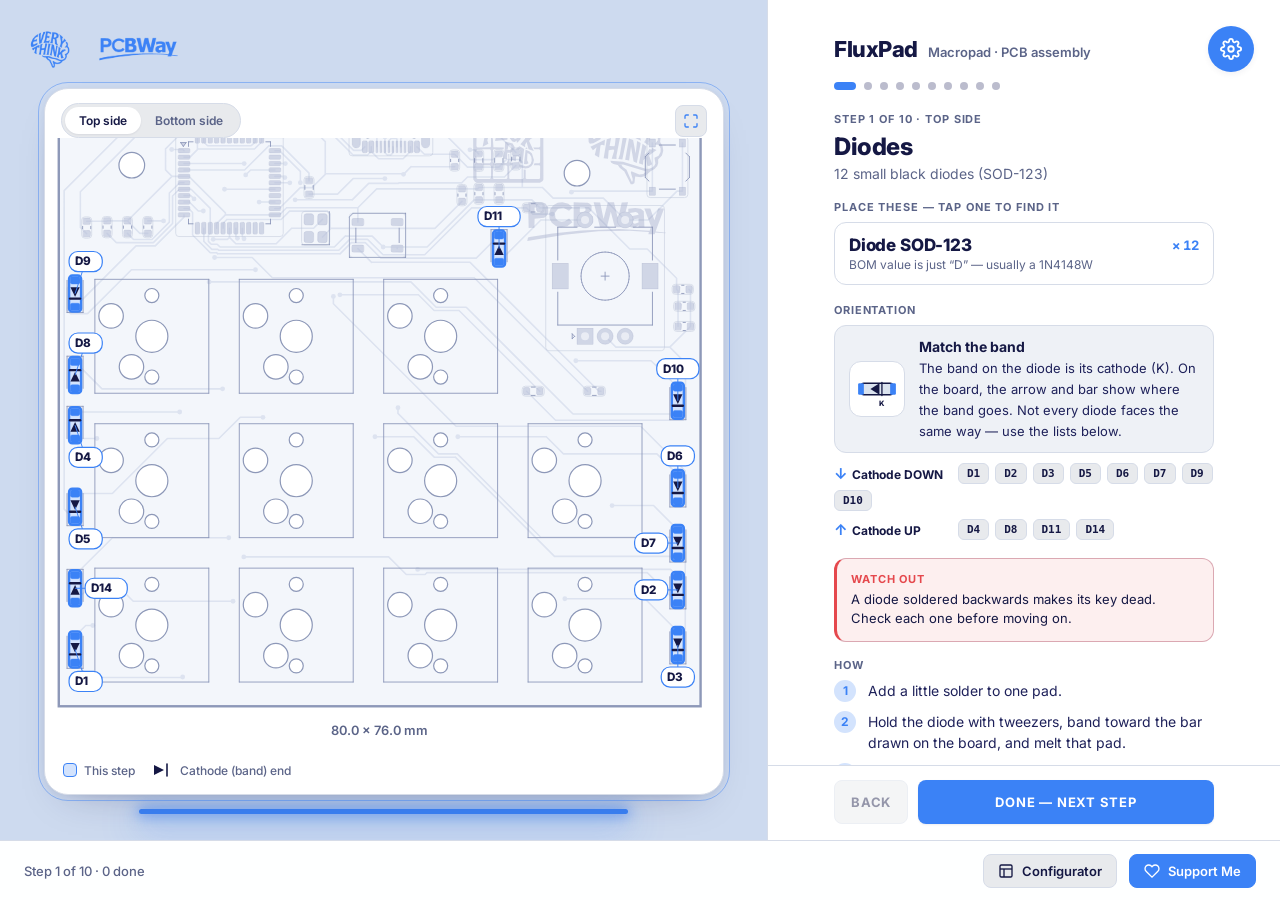
<file: docs/fluxpad-macropad-assembly-guide.html>
<!DOCTYPE html>
<html lang="en">
<head>
<meta charset="UTF-8">
<meta name="viewport" content="width=device-width, initial-scale=1.0">
<title>FluxPad Macropad - Assembly guide</title>
<link rel="preconnect" href="https://fonts.googleapis.com">
<link rel="preconnect" href="https://fonts.gstatic.com" crossorigin>
<link href="https://fonts.googleapis.com/css2?family=Inter:wght@400;500;600;700;800&display=swap" rel="stylesheet">
<script>
/* FluxPad theme switch. Light is the default; the choice is remembered in localStorage.
   Loaded synchronously in <head> so the theme is set before the first paint. */
(function () {
    var KEY = 'fluxpad-theme';
    var saved = null;
    try { saved = localStorage.getItem(KEY); } catch (e) { /* storage unavailable: keep default */ }
    var theme = saved === 'dark' ? 'dark' : 'light';
    document.documentElement.setAttribute('data-theme', theme);

    function syncButtons(t) {
        document.querySelectorAll('[data-theme-option]').forEach(function (btn) {
            var on = btn.getAttribute('data-theme-option') === t;
            btn.setAttribute('aria-checked', on ? 'true' : 'false');
            btn.classList.toggle('is-on', on);
        });
    }

    window.setTheme = function (t) {
        t = t === 'dark' ? 'dark' : 'light';
        document.documentElement.setAttribute('data-theme', t);
        try { localStorage.setItem(KEY, t); } catch (e) { /* ignore */ }
        syncButtons(t);
    };

    document.addEventListener('click', function (e) {
        var btn = e.target.closest('[data-theme-option]');
        if (btn) window.setTheme(btn.getAttribute('data-theme-option'));
    });

    document.addEventListener('DOMContentLoaded', function () {
        syncButtons(document.documentElement.getAttribute('data-theme'));
    });
})();

</script>
<style>
/* ==========================================================================
   FluxPad assembly guide - same design language as the FluxPad Configurator:
   white / grey / blue / navy, flat surfaces, 1px borders, light theme by
   default with a navy dark variant, short purposeful motion.
   ========================================================================== */
:root,
html[data-theme="light"] {
    --main-background: #ffffff;
    --panels-background: #dbe3ee;
    --canvas: #eef1f6;
    --card-bg: #ffffff;
    --button-background: #e8eaed;
    --key-edge: #c5cce0;
    --text-color: #151844;
    --secondary-text: #1e215a;
    --muted-text: #5b6488;
    --border-color: #d6dce8;
    --border-strong: #b7c0d4;
    --primary-blue: #3B82F6;
    --light-blue: #d3e3fd;
    --hover-blue: #1c2055;
    --light-shadow: 0 1px 2px rgba(21, 24, 68, 0.08);
    --strong-shadow: 0 18px 40px -24px rgba(21, 24, 68, 0.35), 0 2px 6px rgba(21, 24, 68, 0.06);
    --focus-ring: 0 0 0 3px rgba(59, 130, 246, 0.28);
    --footer-bg: rgba(255, 255, 255, 0.94);
    --radius-sm: 8px; --radius-md: 12px; --radius-lg: 16px;
    --footer-h: 60px;
    --ease: cubic-bezier(.2, .7, .2, 1);
    --font: "Inter", system-ui, -apple-system, "Segoe UI", Roboto, Helvetica, Arial, sans-serif;
    --red: #e5484d; --green: #16a34a;
    /* board drawing */
    --bd-board: #f3f6fb; --bd-edge: #8d98b8; --bd-trk: #dde3f0; --bd-silk: #8a94b8;
    --bd-body-edge: #b7c0d4; --bd-pad: #cfd6e8; --bd-pad-edge: #8d98b8; --bd-hole: #ffffff;
}
html[data-theme="dark"] {
    --main-background: #0d1131;
    --panels-background: #151a40;
    --canvas: #090c24;
    --card-bg: #121838;
    --button-background: #1d2552;
    --key-edge: #070a1f;
    --text-color: #e8ebf7;
    --secondary-text: #c4cae8;
    --muted-text: #8790bb;
    --border-color: #29316a;
    --border-strong: #3c4685;
    --light-blue: #1d3a6e;
    --hover-blue: #9fb4ff;
    --light-shadow: none;
    --strong-shadow: 0 22px 50px -24px rgba(0, 0, 0, 0.75);
    --focus-ring: 0 0 0 3px rgba(96, 150, 255, 0.35);
    --footer-bg: rgba(13, 17, 49, 0.94);
    --bd-board: #0f1438; --bd-edge: #3c4685; --bd-trk: #1c2452; --bd-silk: #5f6aa3;
    --bd-body-edge: #29316a; --bd-pad: #343e7a; --bd-pad-edge: #5a649a; --bd-hole: #0d1131;
}

*, *::before, *::after { box-sizing: border-box; }
html, body { height: 100%; }
body {
    font-family: var(--font); color: var(--text-color); background: var(--canvas);
    margin: 0; overflow: hidden; -webkit-font-smoothing: antialiased;
    transition: background-color .3s;
}
button { font-family: inherit; }

.main-container { display: flex; width: 100%; height: calc(100vh - var(--footer-h)); }

/* ---------- LEFT: stage ---------- */
.left-panel {
    flex: 0 0 60%; min-width: 0; position: relative;
    display: flex; flex-direction: column; align-items: center;
    padding: 88px 32px 26px; overflow: hidden;
    background: color-mix(in srgb, var(--primary-blue) 9%, var(--panels-background));
    border-right: 1px solid var(--border-color);
}
.top-left-branding { position: absolute; top: 22px; left: 24px; display: flex; align-items: center; gap: 20px; z-index: 10; }
.brand-mark { display: block; line-height: 0; transition: transform .2s var(--ease), opacity .2s; }
.brand-mark:hover { transform: translateY(-2px); opacity: .85; }
.brand-mark:focus-visible { outline: none; box-shadow: var(--focus-ring); border-radius: 8px; }
.mark {
    display: block; background-color: var(--primary-blue);
    -webkit-mask-size: contain; -webkit-mask-repeat: no-repeat; -webkit-mask-position: left center;
    mask-size: contain; mask-repeat: no-repeat; mask-position: left center;
}
.mark-everythink { width: 52px; height: 52px; }
.mark-pcbway { width: 92px; height: 28px; }

.stage { width: 100%; max-width: 680px; flex: 1; min-height: 0; display: flex; flex-direction: column; align-items: center; gap: 10px; }

.device {
    position: relative; width: 100%; flex: 1; min-height: 0;
    display: flex; flex-direction: column;
    background: var(--main-background); border: 1px solid var(--border-color);
    border-radius: 24px; box-shadow: var(--strong-shadow);
    animation: rise .6s var(--ease) both;
}
.device::after {
    content: ""; position: absolute; inset: -7px; border-radius: 30px; pointer-events: none;
    border: 1px solid color-mix(in srgb, var(--primary-blue) 45%, transparent);
    animation: breathe 4.2s ease-in-out infinite;
}
.board-bar { display: flex; align-items: center; justify-content: space-between; gap: 10px; padding: 14px 16px 0; }
.seg { display: inline-flex; padding: 3px; background: var(--button-background); border: 1px solid var(--border-color); border-radius: 999px; }
.seg button {
    border: none; background: transparent; color: var(--muted-text);
    font-size: 12px; font-weight: 600; padding: 6px 14px; border-radius: 999px; cursor: pointer;
    transition: background-color .2s, color .2s;
}
.seg button.is-on { background: var(--main-background); color: var(--text-color); box-shadow: var(--light-shadow); }
.seg button:focus-visible { outline: none; box-shadow: var(--focus-ring); }
.icon-btn {
    width: 32px; height: 32px; display: flex; align-items: center; justify-content: center; cursor: pointer;
    background: var(--button-background); border: 1px solid var(--border-color); border-radius: var(--radius-sm);
    color: var(--primary-blue); transition: border-color .2s, transform .2s var(--ease);
}
.icon-btn:hover { border-color: var(--primary-blue); transform: scale(1.05); }
.icon-btn:focus-visible { outline: none; box-shadow: var(--focus-ring); }

#pcb-svg { flex: 1; min-height: 0; width: 100%; cursor: grab; touch-action: none; display: block; }
#pcb-svg.dragging { cursor: grabbing; }

.legend { display: flex; flex-wrap: wrap; align-items: center; gap: 8px 16px; padding: 0 18px 14px; font-size: 12px; font-weight: 500; color: var(--muted-text); min-height: 34px; }
.lg { display: inline-flex; align-items: center; gap: 7px; }
.lg i { display: inline-block; width: 14px; height: 14px; border-radius: 4px; border: 1.5px solid var(--primary-blue); background: var(--light-blue); }
.lg i.done { border-color: var(--green); background: color-mix(in srgb, var(--green) 25%, var(--main-background)); }
.lg i.pin { width: 10px; height: 10px; border-radius: 50%; border: 1.5px solid #fff; background: var(--red); box-shadow: 0 0 0 1px var(--red); }
.lg svg { width: 22px; height: 14px; }
.view-note { position: absolute; left: 18px; bottom: 44px; font-size: 11px; color: var(--muted-text); pointer-events: none; }

.led-under {
    width: 72%; height: 5px; margin-top: 4px; border-radius: 999px; flex-shrink: 0;
    background: var(--primary-blue);
    box-shadow: 0 0 14px 2px color-mix(in srgb, var(--primary-blue) 70%, transparent), 0 10px 36px 4px color-mix(in srgb, var(--primary-blue) 40%, transparent);
    animation: ledBreath 3.6s ease-in-out infinite; pointer-events: none;
}

/* ---------- RIGHT: guide ---------- */
.right-panel {
    flex: 1 1 0; min-width: 0; position: relative; overflow-y: auto;
    display: flex; flex-direction: column; align-items: center;
    padding: 36px 44px 0; background: var(--main-background);
}
.col { width: 100%; max-width: 380px; }
.panel-head { display: flex; align-items: baseline; gap: 10px; margin-bottom: 20px; padding-right: 56px; animation: rise .5s var(--ease) both; }
.wordmark { font-size: 22px; font-weight: 800; letter-spacing: -.02em; color: var(--text-color); }
.product-tag { font-size: 13px; font-weight: 600; color: var(--muted-text); }

.pagination { display: flex; gap: 8px; margin-bottom: 22px; flex-wrap: wrap; }
.dot { height: 8px; width: 8px; border: none; padding: 0; border-radius: 999px; background: var(--secondary-text); opacity: .3; cursor: pointer; transition: width .35s var(--ease), opacity .2s, background-color .3s; }
.dot:hover { opacity: .7; }
.dot.done { background: var(--green); opacity: .9; }
.dot.active { width: 22px; background: var(--primary-blue); opacity: 1; }
.dot:focus-visible { outline: none; box-shadow: var(--focus-ring); }

.step { animation: rise .45s var(--ease) both; padding-bottom: 24px; }
.kicker { font-size: 11px; font-weight: 700; letter-spacing: .08em; text-transform: uppercase; color: var(--muted-text); margin-bottom: 6px; }
.step-title { font-size: 24px; font-weight: 800; letter-spacing: -.02em; margin: 0 0 4px; }
.step-sub { font-size: 14px; color: var(--muted-text); margin: 0 0 18px; }
.block { margin-bottom: 18px; }
.block-label { display: block; margin: 0 0 8px; font-size: 11px; font-weight: 700; letter-spacing: .08em; text-transform: uppercase; color: var(--muted-text); }

.part-row {
    width: 100%; display: grid; grid-template-columns: 1fr auto; gap: 2px 12px; text-align: left;
    padding: 12px 14px; margin-bottom: 8px; cursor: pointer; color: var(--text-color);
    background: var(--main-background); border: 1px solid var(--border-color); border-radius: var(--radius-md);
    transition: border-color .2s, background-color .2s, transform .15s var(--ease);
}
.part-row:hover { border-color: var(--primary-blue); transform: translateY(-1px); }
.part-row:focus-visible { outline: none; box-shadow: var(--focus-ring); }
.part-row.is-on { background: var(--light-blue); border-color: var(--primary-blue); }
.part-row .val { font-size: 17px; font-weight: 800; letter-spacing: -.01em; }
.part-row .qty { font-size: 13px; font-weight: 700; color: var(--primary-blue); align-self: center; font-variant-numeric: tabular-nums; }
.part-row .note { grid-column: 1 / -1; font-size: 12px; color: var(--muted-text); }
.chips { grid-column: 1 / -1; display: flex; flex-wrap: wrap; gap: 5px; margin-top: 6px; }
.chip {
    padding: 3px 8px; border-radius: 6px; font: 700 11px ui-monospace, SFMono-Regular, Menlo, monospace;
    background: var(--button-background); color: var(--text-color); border: 1px solid var(--border-color);
    cursor: pointer; transition: border-color .2s, color .2s;
}
.chip:hover, .chip.is-on { border-color: var(--primary-blue); color: var(--primary-blue); }

.orient { display: flex; gap: 14px; align-items: center; padding: 12px 14px; background: var(--canvas); border: 1px solid var(--border-color); border-radius: var(--radius-md); }
.orient-ico { width: 56px; height: 56px; flex-shrink: 0; border-radius: var(--radius-md); background: var(--main-background); border: 1px solid var(--border-color); display: flex; align-items: center; justify-content: center; }
.orient-ico svg { width: 46px; height: 46px; }
.orient-txt strong { display: block; font-size: 14px; font-weight: 700; margin-bottom: 2px; }
.orient-txt span { font-size: 13px; line-height: 1.45; color: var(--secondary-text); }
.ic-body { fill: var(--panels-background); stroke: var(--text-color); stroke-width: 1.6; }
.ic-pad { fill: var(--primary-blue); }
.ic-line { fill: none; stroke: var(--text-color); stroke-width: 1.6; stroke-linecap: round; stroke-linejoin: round; }
.ic-fill { fill: var(--text-color); }
.ic-red { fill: var(--red); stroke: #fff; stroke-width: 1; }
.ic-txt { font: 800 9px var(--font); fill: var(--text-color); }
.dirs { margin-top: 10px; display: flex; flex-direction: column; gap: 8px; }
.dir-row { display: flex; align-items: center; flex-wrap: wrap; gap: 6px; }
.dir-tag { font-size: 12px; font-weight: 700; color: var(--text-color); min-width: 118px; }
.dir-tag b { color: var(--primary-blue); font-size: 15px; margin-right: 4px; }

.how { list-style: none; margin: 0; padding: 0; counter-reset: s; }
.how li { counter-increment: s; position: relative; padding: 0 0 10px 34px; font-size: 14px; line-height: 1.5; color: var(--secondary-text); }
.how li::before {
    content: counter(s); position: absolute; left: 0; top: 0; width: 22px; height: 22px; border-radius: 50%;
    background: var(--light-blue); color: var(--primary-blue); font-size: 12px; font-weight: 700;
    display: flex; align-items: center; justify-content: center;
}
.pills { display: flex; flex-wrap: wrap; gap: 6px; margin: 4px 0 18px; }
.pill { font-size: 12px; font-weight: 600; padding: 5px 10px; border-radius: 999px; background: var(--button-background); border: 1px solid var(--border-color); color: var(--text-color); }
.callout { display: flex; gap: 10px; padding: 12px 14px; margin-bottom: 16px; border-radius: var(--radius-md); font-size: 13px; line-height: 1.5; }
.callout b { display: block; font-size: 11px; letter-spacing: .08em; text-transform: uppercase; margin-bottom: 2px; }
.callout.warn { background: color-mix(in srgb, var(--red) 9%, var(--main-background)); border: 1px solid color-mix(in srgb, var(--red) 35%, var(--border-color)); border-left: 3px solid var(--red); }
.callout.warn b { color: var(--red); }
.callout.info { background: var(--light-blue); border: 1px solid color-mix(in srgb, var(--primary-blue) 30%, var(--border-color)); border-left: 3px solid var(--primary-blue); }
.callout.info b { color: var(--primary-blue); }
.callout button { margin-top: 8px; }

.actions { position: sticky; bottom: 0; width: calc(100% + 88px); margin-top: auto; background: var(--main-background); border-top: 1px solid var(--border-color); padding: 14px 44px 16px; display: flex; justify-content: center; z-index: 5; }
.actions .col { display: flex; gap: 10px; }
.primary-button {
    flex: 1; padding: 13px 16px; background: var(--primary-blue); color: #fff; border: none; border-radius: var(--radius-sm);
    font-size: 13px; font-weight: 700; letter-spacing: .06em; text-transform: uppercase; cursor: pointer; box-shadow: var(--light-shadow);
    transition: transform .15s var(--ease), filter .2s;
}
.primary-button:hover { filter: brightness(1.07); transform: translateY(-1px); }
.primary-button:active { transform: translateY(1px) scale(.99); }
.primary-button:focus-visible { outline: none; box-shadow: var(--focus-ring); }
.secondary-button {
    padding: 13px 16px; background: var(--button-background); color: var(--text-color); border: 1px solid var(--border-color); border-radius: var(--radius-sm);
    font-size: 13px; font-weight: 700; letter-spacing: .06em; text-transform: uppercase; cursor: pointer; transition: border-color .2s, transform .15s var(--ease);
}
.secondary-button:hover { border-color: var(--primary-blue); transform: translateY(-1px); }
.secondary-button:disabled { opacity: .45; cursor: not-allowed; transform: none; border-color: var(--border-color); }
.secondary-button:focus-visible { outline: none; box-shadow: var(--focus-ring); }
.callout .secondary-button { padding: 8px 12px; font-size: 11px; }

.finish h2 { font-size: 24px; font-weight: 800; letter-spacing: -.02em; margin: 0 0 6px; }
.finish p { color: var(--muted-text); font-size: 14px; margin: 0 0 16px; }

/* settings gear + panel */
.settings-fab {
    position: absolute; top: 26px; right: 26px; width: 46px; height: 46px; border: none; border-radius: 50%;
    background: var(--primary-blue); color: #fff; display: flex; justify-content: center; align-items: center; cursor: pointer;
    box-shadow: var(--strong-shadow); transition: transform .2s var(--ease); z-index: 1000;
}
.settings-fab:hover { transform: scale(1.06); }
.settings-fab:active { transform: scale(.96); }
.settings-fab:focus-visible { outline: none; box-shadow: var(--focus-ring); }
.settings-panel {
    position: absolute; top: 84px; right: 22px; width: 280px; z-index: 999; display: none; flex-direction: column; gap: 6px;
    background: var(--main-background); border: 1px solid var(--border-color); border-radius: var(--radius-lg);
    padding: 12px 10px; box-shadow: var(--strong-shadow); animation: rise .3s var(--ease) both;
}
.settings-panel.open { display: flex; }
.menu-title { padding: 6px 8px 4px; font-size: 11px; font-weight: 700; letter-spacing: .08em; text-transform: uppercase; color: var(--muted-text); }
.theme-switch { display: inline-flex; padding: 3px; margin: 0 8px 4px; align-self: flex-start; background: var(--button-background); border: 1px solid var(--border-color); border-radius: 999px; }
.theme-switch button { border: none; background: transparent; color: var(--muted-text); font-size: 12px; font-weight: 600; padding: 6px 12px; border-radius: 999px; cursor: pointer; transition: background-color .2s, color .2s; }
.theme-switch button.is-on { background: var(--main-background); color: var(--text-color); box-shadow: var(--light-shadow); }
.menu-divider { width: 100%; border: none; border-top: 1px solid var(--border-color); margin: 4px 0; }
.menu-link { display: flex; align-items: center; gap: 10px; width: 100%; padding: 9px 10px; border: none; background: transparent; border-radius: var(--radius-sm); color: var(--text-color); font-size: 14px; font-weight: 500; text-align: left; cursor: pointer; text-decoration: none; transition: background-color .15s; }
.menu-link:hover { background: var(--button-background); }
.menu-link svg { color: var(--primary-blue); flex-shrink: 0; }

/* modal */
.modal-overlay { position: fixed; inset: 0; background: rgba(13, 17, 49, .45); display: none; justify-content: center; align-items: center; z-index: 9999; animation: fadeIn .2s ease both; }
.modal-overlay.open { display: flex; }
.modal-card { background: var(--main-background); padding: 26px 28px; border-radius: var(--radius-lg); width: 92%; max-width: 560px; max-height: 86vh; overflow-y: auto; border: 1px solid var(--border-color); box-shadow: var(--strong-shadow); animation: rise .3s var(--ease) both; }
.modal-card h3 { margin: 0 0 14px; font-size: 18px; font-weight: 800; }
.bom { width: 100%; border-collapse: collapse; font-size: 13px; margin-bottom: 14px; }
.bom th { text-align: left; font-size: 11px; font-weight: 700; letter-spacing: .08em; text-transform: uppercase; color: var(--muted-text); padding: 6px 6px; border-bottom: 1px solid var(--border-color); }
.bom td { padding: 8px 6px; border-bottom: 1px solid var(--border-color); vertical-align: top; }
.bom td.r { font: 700 12px ui-monospace, Menlo, monospace; color: var(--primary-blue); }
.bom td.f { font: 11px ui-monospace, Menlo, monospace; color: var(--muted-text); word-break: break-all; }
.bom td.q { text-align: right; font-weight: 700; }

/* tooltip (same look as the configurator's help bubbles) */
.tt { position: fixed; z-index: 2000; pointer-events: none; display: none; max-width: 240px; background: var(--text-color); color: var(--main-background); padding: 10px 14px; border-radius: var(--radius-sm); font-size: 12px; line-height: 1.45; box-shadow: var(--strong-shadow); }
.tt b { font-size: 14px; }
.tt span { display: block; opacity: .85; }

/* footer */
.app-footer { position: fixed; bottom: 0; left: 0; width: 100%; height: var(--footer-h); background: var(--footer-bg); border-top: 1px solid var(--border-color); padding: 0 24px; display: flex; justify-content: space-between; align-items: center; font-size: 13px; z-index: 1000; }
.footer-left { color: var(--muted-text); font-weight: 500; }
.footer-right { display: flex; align-items: center; gap: 12px; }
.feedback-btn { display: inline-flex; align-items: center; gap: 8px; background: var(--button-background); color: var(--text-color); text-decoration: none; padding: 8px 14px; border-radius: var(--radius-sm); border: 1px solid var(--border-color); font-weight: 600; font-size: 13px; cursor: pointer; transition: border-color .2s, transform .15s var(--ease); }
.feedback-btn:hover { border-color: var(--primary-blue); transform: translateY(-1px); }
.support-btn, .support-btn:hover { background: var(--primary-blue); border-color: var(--primary-blue); color: #fff !important; }

/* ---------- board drawing ---------- */
.board { fill: var(--bd-board); stroke: var(--bd-edge); stroke-width: .3; }
.trk { fill: none; stroke: var(--bd-trk); stroke-linecap: round; }
.via { fill: var(--bd-trk); }
.silk { fill: none; stroke: var(--bd-silk); stroke-width: .12; stroke-linecap: round; stroke-linejoin: round; opacity: .9; }
.silk-f { fill: var(--bd-silk); opacity: .32; }
.hole { fill: var(--bd-hole); stroke: var(--bd-edge); stroke-width: .15; }
.pth { fill: var(--bd-hole); }
.cap-txt { font: 600 1.6px var(--font); fill: var(--muted-text); text-anchor: middle; }
.pcb-comp { cursor: pointer; }
.hit { fill: transparent; }
.c-body { fill: transparent; stroke: var(--bd-body-edge); stroke-width: .12; transition: fill .2s, stroke .2s; }
.c-pad { fill: var(--bd-pad); stroke: var(--bd-pad-edge); stroke-width: .05; transition: fill .2s; }
.c-ant { fill: none; stroke: var(--muted-text); stroke-width: .14; stroke-dasharray: .8 .6; }
.c-ant-lbl { font: 700 1.2px var(--font); fill: var(--muted-text); text-anchor: middle; letter-spacing: .08px; }
.c-glyph, .c-pin1 { display: none; }
.pcb-comp:hover .c-body { stroke: var(--primary-blue); stroke-width: .22; }

.pcb-comp.hi .c-body { fill: var(--light-blue); stroke: var(--primary-blue); stroke-width: .3; }
.pcb-comp.hi .c-pad { fill: var(--primary-blue); stroke: var(--primary-blue); }
.pcb-comp.hi .c-pad.p1 { fill: var(--red); stroke: var(--red); }
.pcb-comp.hi .c-glyph { display: block; }
.pcb-comp.hi .c-pin1 { display: block; fill: var(--red); stroke: #fff; stroke-width: .12; }
.pcb-comp.hi .c-ant { stroke: var(--primary-blue); }
.pcb-comp.hi .c-ant-lbl { fill: var(--primary-blue); }
.pcb-comp.hi-soft .c-body { stroke: var(--primary-blue); stroke-width: .2; stroke-dasharray: .6 .4; }
.pcb-comp.hi-soft .c-pad { fill: color-mix(in srgb, var(--primary-blue) 45%, var(--bd-pad)); }
.pcb-comp.done .c-body { fill: color-mix(in srgb, var(--green) 14%, transparent); stroke: var(--green); stroke-width: .2; }
.pcb-comp.done .c-pad { fill: color-mix(in srgb, var(--green) 70%, var(--bd-pad)); stroke: var(--green); }
.pcb-comp.dim { opacity: .45; }
.g-tri { fill: var(--text-color); }
.g-bar { stroke: var(--text-color); stroke-width: .3; stroke-linecap: round; }
.lab-bg { fill: var(--main-background); stroke: var(--primary-blue); stroke-width: .15; }
.lab-txt { font: 500 1.45px var(--font); fill: var(--text-color); }
.lab-ref { font-weight: 800; }
.lab-val { fill: var(--primary-blue); font-weight: 700; }
.lab-line { stroke: var(--primary-blue); stroke-width: .12; }
.lab { pointer-events: none; }

/* ---------- motion ---------- */
@keyframes rise { from { opacity: 0; transform: translateY(10px); } to { opacity: 1; transform: none; } }
@keyframes fadeIn { from { opacity: 0; } to { opacity: 1; } }
@keyframes breathe { 0%, 100% { opacity: .25; } 50% { opacity: .9; } }
@keyframes ledBreath { 0%, 100% { opacity: .7; } 50% { opacity: 1; } }

@media (max-width: 900px) {
    body { overflow: auto; }
    .main-container { flex-direction: column; height: auto; min-height: calc(100vh - var(--footer-h)); }
    .left-panel { flex: none; height: 78vh; border-right: none; }
    .right-panel { flex: none; overflow: visible; padding: 28px 20px 0; }
    .actions { width: calc(100% + 40px); padding: 14px 20px 16px; }
    .app-footer { position: sticky; }
}
@media (max-width: 560px) { .footer-left { display: none; } }
@media (prefers-reduced-motion: reduce) { *, *::before, *::after { animation: none !important; transition: none !important; } }
</style>
<style>
/* Brand marks, embedded as data URIs so they render when the page is opened from file:// too.
   Browsers often block mask-image pointing at local files; data URIs are always allowed.
   Only the alpha channel is used by the mask, so the images are stored as grey + alpha. */
.mark-everythink {
    -webkit-mask-image: url([data-uri]);
    mask-image: url([data-uri]);
}
.mark-pcbway {
    -webkit-mask-image: url([data-uri]);
    mask-image: url([data-uri]);
}

</style>
</head>
<body>
<div class="main-container">

  <!-- LEFT: board stage -->
  <div class="left-panel">
    <div class="top-left-branding">
      <a href="https://www.kickstarter.com/projects/everythink/fluxpad-ultra-affordable-mechanical-macro-pad" target="_blank" rel="noopener" class="brand-mark" title="Everythink" aria-label="Everythink"><span class="mark mark-everythink"></span></a>
      <a href="https://pcbway.com/g/9bH4DF" target="_blank" rel="noopener sponsored" class="brand-mark" title="PCBWay" aria-label="PCBWay"><span class="mark mark-pcbway"></span></a>
    </div>
    <div class="stage">
      <div class="device">
        <div class="board-bar">
          <div class="seg" role="tablist" aria-label="Board side">
            <button type="button" id="seg-top" role="tab" onclick="App.setLayer('top')">Top side</button>
            <button type="button" id="seg-bot" role="tab" onclick="App.setLayer('bottom')">Bottom side</button>
          </div>
          <button type="button" class="icon-btn" id="btn-fit" title="Show the whole board" aria-label="Show the whole board" onclick="App.fit()">
            <svg width="16" height="16" viewBox="0 0 24 24" fill="none" stroke="currentColor" stroke-width="2" stroke-linecap="round" stroke-linejoin="round"><path d="M8 3H5a2 2 0 0 0-2 2v3M16 3h3a2 2 0 0 1 2 2v3M8 21H5a2 2 0 0 1-2-2v-3M16 21h3a2 2 0 0 0 2-2v-3"/></svg>
          </button>
        </div>
        <svg id="pcb-svg" viewBox="0 0 100 100" preserveAspectRatio="xMidYMid meet" xmlns="http://www.w3.org/2000/svg" role="img" aria-label="Interactive PCB drawing"></svg>
        <div class="view-note" id="view-note"></div>
        <div class="legend" id="legend"></div>
      </div>
      <div class="led-under" aria-hidden="true"></div>
    </div>
  </div>

  <!-- RIGHT: guide -->
  <div class="right-panel" id="right">
    <button type="button" class="settings-fab" id="gear" aria-label="Settings" onclick="App.toggleMenu()">
      <svg width="22" height="22" viewBox="0 0 24 24" fill="none" stroke="currentColor" stroke-width="2" stroke-linecap="round" stroke-linejoin="round"><circle cx="12" cy="12" r="3"></circle><path d="M19.4 15a1.65 1.65 0 0 0 .33 1.82l.06.06a2 2 0 0 1 0 2.83 2 2 0 0 1-2.83 0l-.06-.06a1.65 1.65 0 0 0-1.82-.33 1.65 1.65 0 0 0-1 1.51V21a2 2 0 0 1-2 2 2 2 0 0 1-2-2v-.09A1.65 1.65 0 0 0 9 19.4a1.65 1.65 0 0 0-1.82.33l-.06.06a2 2 0 0 1-2.83 0 2 2 0 0 1 0-2.83l.06-.06a1.65 1.65 0 0 0 .33-1.82 1.65 1.65 0 0 0-1.51-1H3a2 2 0 0 1-2-2 2 2 0 0 1 2-2h.09A1.65 1.65 0 0 0 4.6 9a1.65 1.65 0 0 0-.33-1.82l-.06-.06a2 2 0 0 1 0-2.83 2 2 0 0 1 2.83 0l.06.06a1.65 1.65 0 0 0 1.82.33H9a1.65 1.65 0 0 0 1-1.51V3a2 2 0 0 1 2-2 2 2 0 0 1 2 2v.09a1.65 1.65 0 0 0 1 1.51 1.65 1.65 0 0 0 1.82-.33l.06-.06a2 2 0 0 1 2.83 0 2 2 0 0 1 0 2.83l-.06.06a1.65 1.65 0 0 0-.33 1.82V9a1.65 1.65 0 0 0 1.51 1H21a2 2 0 0 1 2 2 2 2 0 0 1-2 2h-.09a1.65 1.65 0 0 0-1.51 1z"></path></svg>
    </button>
    <div class="settings-panel" id="menu">
      <span class="menu-title">Appearance</span>
      <div class="theme-switch" role="radiogroup" aria-label="Theme">
        <button type="button" data-theme-option="light" role="radio" aria-checked="true" class="is-on">Light</button>
        <button type="button" data-theme-option="dark" role="radio" aria-checked="false">Dark</button>
      </div>
      <hr class="menu-divider">
      <button type="button" class="menu-link" onclick="App.openBom()">
        <svg width="18" height="18" viewBox="0 0 24 24" fill="none" stroke="currentColor" stroke-width="2" stroke-linecap="round" stroke-linejoin="round"><line x1="8" y1="6" x2="21" y2="6"/><line x1="8" y1="12" x2="21" y2="12"/><line x1="8" y1="18" x2="21" y2="18"/><line x1="3" y1="6" x2="3.01" y2="6"/><line x1="3" y1="12" x2="3.01" y2="12"/><line x1="3" y1="18" x2="3.01" y2="18"/></svg>
        Parts list (BOM)
      </button>
      <button type="button" class="menu-link" onclick="App.reset()">
        <svg width="18" height="18" viewBox="0 0 24 24" fill="none" stroke="currentColor" stroke-width="2" stroke-linecap="round" stroke-linejoin="round"><polyline points="1 4 1 10 7 10"/><path d="M3.51 15a9 9 0 1 0 2.13-9.36L1 10"/></svg>
        Start over
      </button>
    </div>

    <div class="col">
      <header class="panel-head"><span class="wordmark">FluxPad</span><span class="product-tag">Macropad · PCB assembly</span></header>
      <div class="pagination" id="pager" role="tablist" aria-label="Steps"></div>
      <div id="step"></div>
    </div>
    <div class="actions"><div class="col" id="actions"></div></div>
  </div>
</div>

<div class="modal-overlay" id="bom-modal" onclick="if(event.target===this)App.closeBom()">
  <div class="modal-card" id="bom-card"></div>
</div>
<div class="tt" id="tt"></div>

<footer class="app-footer">
  <div class="footer-left" id="foot-left"></div>
  <div class="footer-right">
    <a href="https://fedcr.github.io/fluxpad/" class="feedback-btn">
      <svg width="16" height="16" viewBox="0 0 24 24" fill="none" stroke="currentColor" stroke-width="2"><rect x="3" y="3" width="18" height="18" rx="2" ry="2"></rect><line x1="3" y1="9" x2="21" y2="9"></line><line x1="9" y1="21" x2="9" y2="9"></line></svg>
      Configurator
    </a>
    <a href="https://ko-fi.com/iltuolink" target="_blank" rel="noopener" class="feedback-btn support-btn">
      <svg width="16" height="16" viewBox="0 0 24 24" fill="none" stroke="currentColor" stroke-width="2"><path d="M20.84 4.61a5.5 5.5 0 0 0-7.78 0L12 5.67l-1.06-1.06a5.5 5.5 0 0 0-7.78 7.78l1.06 1.06L12 21.23l7.78-7.78 1.06-1.06a5.5 5.5 0 0 0 0-7.78z"></path></svg>
      Support Me
    </a>
  </div>
</footer>

<script>
const DATA = {"board":{"x0":152.4,"x1":232.4,"y0":-147.12,"y1":-71.12},"top":{"tracks":[[172.23,-90.17,172.33,-90.27,0.2],[172.33,-90.27,187.31,-90.27,0.2],[203.87,-84.99,210.71,-84.99,0.2],[211.49,-85.77,210.71,-84.99,0.2],[187.31,-90.27,188.66,-88.92,0.2],[198.02,-90.84,203.87,-84.99,0.2],[170.48,-87.53,170.48,-89.17,0.2],[190.89,-88.92,192.82,-90.84,0.2],[170.48,-89.17,171.48,-90.17,0.2],[192.82,-90.84,198.02,-90.84,0.2],[188.66,-88.92,190.89,-88.92,0.2],[171.48,-90.17,172.23,-90.17,0.2],[216.43,-82.91,216.3,-83.04,0.2],[226.39,-82.91,216.43,-82.91,0.2],[213.9,-85.77,211.49,-85.77,0.2],[226.39,-76.91,226.39,-82.91,0.2],[191.47,-88.51,192.83,-89.87,0.2],[167.43,-82.67,166.58,-83.52,0.2],[211.37,-84.0,212.36,-84.99,0.2],[171.05,-89.17,171.4,-89.53,0.2],[207.28,-84.0,211.37,-84.0,0.2],[177.68,-76.2,180.5,-76.2,0.2],[169.68,-77.65,169.68,-77.52,0.2],[196.32,-79.86,201.75,-79.86,0.2],[169.68,-77.74,168.75,-78.67,0.2],[177.68,-76.2,177.68,-76.78,0.2],[188.1,-88.51,191.47,-88.51,0.2],[186.75,-89.87,188.1,-88.51,0.2],[204.18,-84.0,198.31,-89.87,0.2],[183.96,-82.47,182.5,-82.47,0.2],[172.5,-89.87,186.75,-89.87,0.2],[171.28,-87.53,171.28,-88.18,0.2],[229.59,-95.33,229.59,-97.27,0.2],[195.37,-80.81,196.32,-79.86,0.2],[168.75,-78.67,168.01,-78.67,0.2],[195.3,-80.74,185.62,-80.74,0.2],[180.5,-76.2,182.79,-73.92,0.2],[229.41,-95.15,229.59,-95.33,0.2],[168.9,-82.67,168.01,-82.67,0.2],[171.05,-88.4,171.05,-89.17,0.2],[166.58,-86.94,164.19,-89.33,0.2],[204.77,-84.0,207.28,-84.0,0.2],[185.62,-80.81,183.96,-82.47,0.2],[176.8,-77.65,169.69,-77.65,0.2],[166.58,-83.52,166.58,-86.94,0.2],[171.28,-87.53,171.28,-85.05,0.2],[225.75,-90.12,223.58,-90.12,0.2],[185.62,-80.74,185.62,-80.81,0.2],[168.01,-82.67,167.43,-82.67,0.2],[172.15,-89.53,172.5,-89.87,0.2],[171.28,-88.18,171.05,-88.4,0.2],[223.58,-90.12,218.45,-84.99,0.2],[182.79,-73.92,185.62,-76.74,0.2],[194.58,-90.07,194.58,-89.87,0.2],[177.68,-76.78,176.8,-77.65,0.2],[171.4,-89.53,172.15,-89.53,0.2],[229.41,-95.15,229.41,-93.77,0.2],[182.5,-82.47,179.9,-85.07,0.2],[169.69,-77.65,169.68,-77.65,0.2],[229.59,-97.27,229.59,-99.78,0.2],[169.68,-77.52,169.68,-76.2,0.2],[195.37,-80.81,195.3,-80.74,0.2],[204.77,-84.0,204.18,-84.0,0.2],[179.9,-85.07,179.34,-85.07,0.2],[169.68,-77.52,169.68,-77.74,0.2],[171.28,-85.05,168.9,-82.67,0.2],[198.31,-89.87,194.58,-89.87,0.2],[229.41,-93.77,225.75,-90.12,0.2],[159.58,-89.33,158.42,-88.17,0.2],[218.45,-84.99,212.36,-84.99,0.2],[185.62,-76.74,185.62,-80.74,0.2],[164.19,-89.33,159.58,-89.33,0.2],[194.58,-89.87,192.83,-89.87,0.2],[195.7,-75.04,196.12,-74.61,0.2],[194.55,-76.45,194.45,-76.34,0.2],[205.9,-74.61,209.37,-78.08,0.2],[194.55,-77.39,194.55,-76.45,0.2],[194.45,-76.34,195.33,-75.46,0.2],[195.33,-75.46,195.34,-75.46,0.2],[193.84,-76.34,193.55,-76.63,0.2],[193.55,-76.63,193.55,-77.39,0.2],[194.45,-76.34,193.84,-76.34,0.2],[195.7,-75.11,195.7,-75.04,0.2],[196.12,-74.61,205.9,-74.61,0.2],[195.34,-75.46,195.7,-75.11,0.2],[181.86,-83.99,188.98,-83.99,0.2],[194.79,-81.88,202.62,-81.88,0.2],[202.62,-81.88,203.35,-81.15,0.2],[203.35,-81.15,207.95,-81.15,0.2],[194.73,-81.94,194.79,-81.88,0.2],[188.98,-83.99,191.03,-81.94,0.2],[191.03,-81.94,194.73,-81.94,0.2],[168.01,-79.47,175.51,-79.47,0.2],[207.95,-81.15,209.37,-79.73,0.2],[204.74,-79.91,203.34,-79.91,0.2],[190.11,-77.83,190.55,-77.39,0.2],[208.2,-78.96,207.25,-79.91,0.2],[176.39,-77.25,170.95,-77.25,0.2],[210.18,-82.45,212.69,-82.45,0.2],[207.25,-79.91,204.74,-79.91,0.2],[230.22,-111.46,230.52,-111.16,0.2],[203.34,-79.91,201.75,-78.31,0.2],[231.14,-97.27,231.14,-99.78,0.2],[172.08,-87.53,172.08,-86.96,0.2],[228.56,-102.35,221.85,-102.35,0.2],[166.94,-81.07,168.01,-81.07,0.2],[189.68,-84.98,192.03,-82.63,0.2],[210.71,-107.85,214.32,-111.46,0.2],[168.18,-75.17,165.71,-77.64,0.2],[173.17,-85.87,173.17,-85.62,0.2],[230.14,-76.91,230.14,-82.91,0.2],[158.42,-86.62,160.96,-86.62,0.2],[166.51,-81.07,160.96,-86.62,0.2],[158.37,-86.67,158.42,-86.62,0.2],[176.88,-75.59,179.96,-72.51,0.2],[155.88,-86.67,158.37,-86.67,0.2],[230.96,-95.15,231.14,-95.33,0.2],[221.85,-102.35,220.5,-101.0,0.2],[179.96,-72.51,183.83,-72.51,0.2],[202.66,-82.63,204.59,-82.63,0.2],[209.82,-78.96,208.2,-78.96,0.2],[172.08,-86.96,173.17,-85.87,0.2],[230.52,-104.31,228.56,-102.35,0.2],[230.14,-82.91,229.46,-82.91,0.2],[176.88,-76.2,176.88,-75.59,0.2],[173.17,-85.62,168.62,-81.07,0.2],[214.02,-83.78,220.28,-83.78,0.2],[192.03,-82.63,202.66,-82.63,0.2],[173.17,-85.87,179.34,-85.87,0.2],[210.18,-79.32,209.82,-78.96,0.2],[165.71,-77.64,165.71,-80.26,0.2],[204.77,-82.45,207.28,-82.45,0.2],[225.87,-86.5,223.0,-86.5,0.2],[170.48,-76.78,170.48,-76.2,0.2],[180.79,-84.98,189.68,-84.98,0.2],[176.88,-76.2,176.88,-76.76,0.2],[189.68,-86.77,189.68,-84.98,0.2],[179.9,-85.87,180.79,-84.98,0.2],[166.94,-81.07,166.51,-81.07,0.2],[214.32,-111.46,230.22,-111.46,0.2],[170.95,-77.25,170.48,-76.78,0.2],[189.15,-77.83,190.11,-77.83,0.2],[220.28,-83.78,223.0,-86.5,0.2],[207.28,-82.45,210.18,-82.45,0.2],[170.48,-75.47,170.18,-75.17,0.2],[231.14,-99.78,228.56,-102.35,0.2],[160.96,-86.62,162.51,-88.17,0.2],[170.18,-75.17,168.18,-75.17,0.2],[162.51,-88.17,163.5,-88.17,0.2],[201.75,-78.31,197.97,-78.31,0.2],[165.71,-80.26,166.51,-81.07,0.2],[170.48,-76.2,170.48,-75.47,0.2],[168.62,-81.07,168.01,-81.07,0.2],[183.83,-72.51,189.15,-77.83,0.2],[197.97,-78.31,197.05,-77.39,0.2],[210.18,-82.45,210.18,-79.32,0.2],[204.59,-82.63,204.77,-82.45,0.2],[230.52,-111.16,230.52,-104.31,0.2],[229.46,-82.91,225.87,-86.5,0.2],[176.88,-76.76,176.39,-77.25,0.2],[231.14,-95.33,231.14,-97.27,0.2],[179.34,-85.87,179.9,-85.87,0.2],[212.69,-82.45,214.02,-83.78,0.2],[183.58,-72.91,189.08,-78.41,0.2],[190.89,-78.41,191.35,-77.95,0.2],[181.97,-72.91,183.58,-72.91,0.2],[192.26,-78.87,195.33,-78.87,0.2],[195.33,-78.87,196.25,-77.94,0.2],[191.35,-77.95,192.26,-78.87,0.2],[191.35,-77.95,191.35,-77.39,0.2],[180.97,-73.92,181.97,-72.91,0.2],[189.08,-78.41,190.89,-78.41,0.2],[196.25,-77.94,196.25,-77.39,0.2],[203.71,-78.98,206.53,-78.98,0.2],[195.05,-77.39,195.05,-76.33,0.2],[195.05,-76.33,196.33,-75.05,0.2],[196.33,-75.05,199.78,-75.05,0.2],[199.78,-75.05,203.71,-78.98,0.2],[206.53,-78.98,207.25,-78.26,0.2],[183.59,-83.28,187.15,-83.28,0.2],[193.05,-77.39,193.05,-76.13,0.2],[193.77,-78.41,193.34,-78.41,0.2],[194.05,-77.39,194.05,-78.14,0.2],[193.05,-78.12,193.05,-77.39,0.2],[187.15,-83.28,189.09,-81.34,0.2],[193.34,-78.41,193.05,-78.12,0.2],[194.05,-78.14,193.77,-78.41,0.2],[193.05,-76.13,193.05,-76.13,0.2],[189.09,-81.34,193.05,-81.34,0.2],[204.24,-77.76,204.74,-78.26,0.2],[192.05,-76.24,193.43,-74.86,0.2],[193.43,-74.86,195.1,-74.86,0.2],[192.05,-77.39,192.05,-76.24,0.2],[203.65,-77.76,204.24,-77.76,0.2],[162.56,-73.36,153.07,-82.84,0.2],[153.07,-82.84,153.07,-122.54,0.2],[153.07,-122.54,154.43,-123.9,0.2],[166.47,-77.72,167.87,-77.72,0.2],[167.87,-77.72,168.01,-77.87,0.2],[154.43,-120.6,159.08,-120.6,0.2],[172.36,-113.74,175.01,-111.1,0.2],[175.01,-111.1,178.0,-111.1,0.2],[165.94,-113.74,172.36,-113.74,0.2],[159.08,-120.6,165.94,-113.74,0.2],[168.01,-83.47,168.85,-83.47,0.2],[168.85,-83.47,169.26,-83.88,0.2],[171.82,-91.18,176.51,-91.18,0.2],[179.03,-93.7,204.18,-93.7,0.2],[204.18,-93.7,218.33,-107.85,0.2],[176.51,-91.18,179.03,-93.7,0.2],[219.73,-107.85,219.98,-107.85,0.2],[191.39,-91.78,203.67,-91.78,0.2],[189.68,-90.07,191.39,-91.78,0.2],[203.67,-91.78,219.73,-107.85,0.2],[179.34,-84.27,177.37,-84.27,0.2],[225.76,-130.46,198.29,-130.46,0.2],[198.29,-130.46,198.06,-130.69,0.2],[193.52,-128.5,175.46,-128.5,0.2],[229.57,-134.27,225.76,-130.46,0.2],[195.72,-130.69,193.52,-128.5,0.2],[198.06,-130.69,195.72,-130.69,0.2],[229.57,-130.97,228.66,-130.06,0.2],[228.66,-130.06,197.14,-130.06,0.2],[162.03,-89.73,164.43,-89.73,0.2],[164.43,-89.73,168.01,-86.15,0.2],[154.43,-97.33,162.03,-89.73,0.2],[168.01,-86.15,168.01,-85.87,0.2],[153.47,-94.99,153.47,-97.78,0.2],[153.47,-97.78,153.87,-98.18,0.2],[161.46,-92.71,176.92,-92.71,0.2],[154.43,-94.03,153.47,-94.99,0.2],[155.99,-98.18,161.46,-92.71,0.2],[153.87,-98.18,155.99,-98.18,0.2],[183.59,-81.62,183.59,-80.66,0.2],[175.56,-80.27,168.01,-80.27,0.2],[183.59,-80.66,180.19,-77.26,0.2],[178.58,-77.26,175.56,-80.27,0.2],[180.19,-77.26,178.58,-77.26,0.2],[161.72,-88.93,160.96,-88.17,0.2],[166.18,-86.77,164.02,-88.93,0.2],[167.45,-81.87,166.18,-83.14,0.2],[164.02,-88.93,161.72,-88.93,0.2],[168.01,-81.87,167.45,-81.87,0.2],[166.18,-83.14,166.18,-86.77,0.2],[168.01,-84.27,168.68,-84.27,0.2],[229.57,-110.69,216.5,-110.69,0.2],[168.68,-84.27,169.79,-85.38,0.2],[169.79,-85.38,170.42,-85.38,0.2],[203.19,-97.38,199.44,-97.38,0.2],[216.5,-110.69,203.19,-97.38,0.2],[199.44,-97.38,196.29,-94.22,0.2],[196.29,-94.22,171.14,-94.22,0.2],[168.01,-84.27,168.01,-84.27,0.2],[204.44,-91.26,192.55,-91.26,0.2],[190.61,-89.32,188.86,-89.32,0.2],[168.58,-85.07,168.01,-85.07,0.2],[188.86,-89.32,187.46,-90.72,0.2],[171.27,-90.58,169.08,-88.38,0.2],[172.21,-90.72,172.06,-90.58,0.2],[192.55,-91.26,190.61,-89.32,0.2],[172.06,-90.58,171.27,-90.58,0.2],[169.08,-85.57,168.58,-85.07,0.2],[207.28,-88.42,204.44,-91.26,0.2],[169.08,-88.38,169.08,-85.57,0.2],[187.46,-90.72,172.21,-90.72,0.2],[180.12,-86.44,181.17,-85.4,0.2],[185.27,-88.63,186.21,-87.69,0.2],[185.88,-85.4,186.21,-85.74,0.2],[186.21,-87.69,186.21,-87.55,0.2],[173.35,-86.44,180.12,-86.44,0.2],[186.21,-85.74,186.21,-87.55,0.2],[172.88,-87.53,172.88,-86.91,0.2],[202.66,-84.18,199.29,-87.55,0.2],[181.17,-85.4,185.88,-85.4,0.2],[172.88,-86.91,173.35,-86.44,0.2],[199.29,-87.55,186.21,-87.55,0.2],[185.27,-86.43,184.17,-87.53,0.2],[173.68,-88.67,173.42,-88.92,0.2],[174.47,-89.47,173.68,-88.67,0.2],[163.5,-86.62,165.46,-86.62,0.2],[181.43,-87.53,179.5,-89.47,0.2],[184.17,-87.53,181.43,-87.53,0.2],[179.5,-89.47,174.47,-89.47,0.2],[173.68,-88.67,173.68,-87.53,0.2],[173.42,-88.92,171.65,-88.92,0.2],[159.09,-126.11,173.59,-126.11,0.2],[174.48,-88.6,174.67,-88.79,0.2],[174.48,-87.53,174.48,-88.6,0.2],[154.43,-130.76,159.09,-126.11,0.2],[154.43,-141.68,156.28,-143.53,0.2],[175.49,-88.84,175.28,-88.63,0.2],[156.28,-143.53,167.78,-143.53,0.2],[167.78,-143.53,167.84,-143.47,0.2],[175.28,-88.63,175.28,-87.53,0.2],[179.34,-82.67,173.06,-82.67,0.2],[154.43,-110.44,167.47,-110.44,0.2],[230.49,-120.64,229.57,-121.57,0.2],[186.63,-96.94,201.92,-112.22,0.2],[201.92,-112.22,224.93,-112.22,0.2],[186.63,-96.03,186.63,-96.94,0.2],[179.34,-81.87,181.2,-81.87,0.2],[230.49,-117.78,230.49,-120.64,0.2],[224.93,-112.22,230.49,-117.78,0.2],[214.19,-128.43,229.57,-128.43,0.2],[180.43,-81.07,180.58,-81.22,0.2],[199.2,-116.07,201.83,-116.07,0.2],[191.81,-113.52,196.65,-113.52,0.2],[201.83,-116.07,214.19,-128.43,0.2],[179.34,-81.07,180.43,-81.07,0.2],[196.65,-113.52,199.2,-116.07,0.2],[157.79,-107.55,172.82,-107.55,0.2],[175.7,-80.89,176.32,-80.27,0.2],[176.32,-80.27,179.34,-80.27,0.2],[154.43,-104.19,157.79,-107.55,0.2],[212.47,-126.05,202.08,-115.66,0.2],[194.68,-110.61,194.68,-109.91,0.2],[230.49,-140.2,230.49,-127.92,0.2],[202.08,-115.66,199.73,-115.66,0.2],[230.49,-127.92,228.63,-126.05,0.2],[179.34,-79.47,180.64,-79.47,0.2],[199.73,-115.66,194.68,-110.61,0.2],[228.63,-126.05,212.47,-126.05,0.2],[229.57,-141.13,230.49,-140.2,0.2],[202.29,-97.78,212.36,-107.85,0.2],[187.44,-95.83,197.23,-95.83,0.2],[197.23,-95.83,199.19,-97.78,0.2],[199.19,-97.78,202.29,-97.78,0.2],[179.93,-77.87,182.51,-80.45,0.2],[179.34,-77.87,179.93,-77.87,0.2],[182.51,-80.45,182.51,-81.86,0.2],[176.08,-75.6,179.59,-72.09,0.2],[176.08,-76.2,176.08,-75.6,0.2],[185.98,-74.01,208.82,-74.01,0.2],[179.59,-72.09,184.05,-72.09,0.2],[184.05,-72.09,185.98,-74.01,0.2],[187.4,-73.41,224.33,-73.41,0.2],[175.28,-73.69,175.31,-73.66,0.2],[175.28,-76.2,175.28,-73.69,0.2],[224.33,-73.41,224.35,-73.39,0.2],[170.38,-74.75,163.32,-74.75,0.2],[155.09,-82.98,155.09,-87.43,0.2],[163.32,-74.75,155.09,-82.98,0.2],[171.28,-76.2,171.28,-75.65,0.2],[155.09,-87.43,155.88,-88.22,0.2],[171.28,-75.65,170.38,-74.75,0.2],[229.57,-125.13,226.54,-122.1,0.2],[226.54,-122.1,221.37,-122.1,0.2],[212.5,-86.5,207.28,-91.72,0.2],[218.0,-86.5,212.5,-86.5,0.2],[213.17,-113.52,215.31,-115.66,0.2],[202.14,-113.52,213.17,-113.52,0.2],[215.31,-115.66,226.96,-115.66,0.2],[226.96,-115.66,229.57,-118.27,0.2],[154.43,-107.49,154.62,-107.31,0.2],[154.62,-107.31,154.62,-106.54,0.2],[154.43,-113.74,157.15,-113.74,0.2],[229.57,-137.83,225.46,-133.72,0.2],[225.46,-133.72,215.48,-133.72,0.2],[226.23,-104.05,229.57,-107.39,0.2],[216.85,-104.05,226.23,-104.05,0.2],[154.43,-134.06,156.11,-132.38,0.2],[161.68,-134.03,174.12,-134.03,0.2],[160.03,-132.38,161.68,-134.03,0.2],[156.11,-132.38,160.03,-132.38,0.2],[156.64,-137.05,155.76,-137.05,0.2],[155.76,-137.05,154.43,-138.38,0.2]],"vias":[[216.3,-83.04],[213.9,-85.77],[192.83,-89.87],[195.37,-80.81],[181.86,-83.99],[175.51,-79.47],[193.05,-76.13],[193.05,-81.34],[203.65,-77.76],[195.1,-74.86],[162.56,-73.36],[166.47,-77.72],[177.85,-111.1],[169.26,-83.88],[171.82,-91.18],[175.46,-128.5],[177.37,-84.27],[197.14,-130.06],[176.92,-92.71],[171.14,-94.22],[170.42,-85.38],[165.46,-86.62],[171.65,-88.92],[174.67,-88.79],[173.59,-126.11],[175.49,-88.84],[167.84,-143.47],[173.06,-82.67],[167.47,-110.44],[181.2,-81.87],[186.63,-96.03],[191.81,-113.52],[180.58,-81.22],[175.7,-80.89],[172.82,-107.55],[194.68,-109.91],[180.64,-79.47],[187.44,-95.83],[182.51,-81.86],[208.82,-74.01],[187.4,-73.41],[175.31,-73.66],[224.35,-73.39],[221.37,-122.1],[202.14,-113.52],[154.62,-106.54],[157.15,-113.74],[215.48,-133.72],[216.85,-104.05],[174.12,-134.03],[156.64,-137.05]],"silkLines":[[211.3,-84.47,211.77,-84.47],[211.3,-85.51,211.77,-85.51],[208.84,-78.67,208.84,-79.14],[209.89,-78.67,209.89,-79.14],[189.1,-71.34,189.1,-69.44],[189.1,-75.24,189.1,-73.24],[198.5,-69.44,189.1,-69.44],[198.5,-71.34,198.5,-69.44],[198.5,-75.24,198.5,-73.24],[230.22,-99.27,230.51,-99.27],[230.22,-100.28,230.51,-100.28],[153.43,-124.61,153.43,-120.6],[153.43,-124.61,155.43,-124.61],[155.43,-124.61,155.43,-120.6],[218.92,-107.33,219.39,-107.33],[218.92,-108.37,219.39,-108.37],[228.57,-134.98,228.57,-130.97],[228.57,-134.98,230.57,-134.98],[230.57,-134.98,230.57,-130.97],[230.22,-96.75,230.51,-96.75],[230.22,-97.78,230.51,-97.78],[182.11,-73.18,181.65,-73.18],[182.11,-74.65,181.65,-74.65],[153.43,-98.04,153.43,-94.03],[153.43,-98.04,155.43,-98.04],[155.43,-98.04,155.43,-94.03],[183.07,-82.69,183.07,-82.21],[184.12,-82.69,184.12,-82.21],[168.57,-76.76,169.14,-76.76],[168.57,-77.33,168.57,-76.76],[168.57,-86.98,168.57,-86.4],[169.14,-86.98,168.57,-86.98],[178.21,-76.76,178.79,-76.76],[178.79,-76.76,178.79,-77.33],[178.79,-86.4,178.79,-86.98],[178.79,-86.98,178.21,-86.98],[167.93,-77.33,167.59,-76.86],[167.59,-76.86,168.27,-76.86],[168.27,-76.86,167.93,-77.33],[210.9,-111.9,210.9,-126.1],[210.9,-126.1,225.1,-126.1],[225.1,-111.9,210.9,-111.9],[225.1,-126.1,225.1,-111.9],[206.28,-87.71,206.28,-91.72],[208.28,-87.71,206.28,-87.71],[208.28,-87.71,208.28,-91.72],[192.9,-111.9,192.9,-126.1],[192.9,-126.1,207.1,-126.1],[207.1,-111.9,192.9,-111.9],[207.1,-126.1,207.1,-111.9],[174.9,-111.9,174.9,-126.1],[174.9,-126.1,189.1,-126.1],[189.1,-111.9,174.9,-111.9],[189.1,-126.1,189.1,-111.9],[162.99,-87.54,162.99,-87.25],[164.01,-87.54,164.01,-87.25],[202.15,-83.55,202.15,-83.26],[203.16,-83.55,203.16,-83.26],[160.45,-87.54,160.45,-87.25],[161.47,-87.54,161.47,-87.25],[188.63,-86.12,188.63,-91.17],[189.08,-85.67,188.63,-86.12],[189.43,-87.52,189.43,-89.32],[194.83,-87.52,194.83,-89.32],[195.63,-85.67,189.08,-85.67],[195.63,-91.17,188.63,-91.17],[195.63,-91.17,195.63,-85.67],[153.43,-103.48,153.43,-107.49],[155.43,-103.48,153.43,-103.48],[155.43,-103.48,155.43,-107.49],[206.77,-83.37,206.77,-83.08],[207.79,-83.37,207.79,-83.08],[204.26,-83.37,204.26,-83.08],[205.28,-83.37,205.28,-83.08],[214.6,-87.4,217.0,-87.4],[214.6,-91.5,214.6,-87.4],[214.6,-95.5,214.6,-99.6],[214.6,-99.6,226.4,-99.6],[216.4,-100.7,216.7,-101.0],[216.4,-101.3,216.4,-100.7],[216.7,-101.0,216.4,-101.3],[219.2,-87.4,221.8,-87.4],[220.0,-93.5,221.0,-93.5],[220.5,-94.0,220.5,-93.0],[224.0,-87.4,226.4,-87.4],[226.4,-87.4,226.4,-91.5],[226.4,-95.5,226.4,-99.6],[223.5,-93.5,223.47,-93.89],[223.47,-93.89,223.4,-94.28],[223.4,-94.28,223.27,-94.65],[223.27,-94.65,223.1,-95.0],[223.1,-95.0,222.88,-95.33],[222.88,-95.33,222.62,-95.62],[222.62,-95.62,222.33,-95.88],[222.33,-95.88,222.0,-96.1],[222.0,-96.1,221.65,-96.27],[221.65,-96.27,221.28,-96.4],[221.28,-96.4,220.89,-96.47],[220.89,-96.47,220.5,-96.5],[220.5,-96.5,220.11,-96.47],[220.11,-96.47,219.72,-96.4],[219.72,-96.4,219.35,-96.27],[219.35,-96.27,219.0,-96.1],[219.0,-96.1,218.67,-95.88],[218.67,-95.88,218.38,-95.62],[218.38,-95.62,218.12,-95.33],[218.12,-95.33,217.9,-95.0],[217.9,-95.0,217.73,-94.65],[217.73,-94.65,217.6,-94.28],[217.6,-94.28,217.53,-93.89],[217.53,-93.89,217.5,-93.5],[217.5,-93.5,217.53,-93.11],[217.53,-93.11,217.6,-92.72],[217.6,-92.72,217.73,-92.35],[217.73,-92.35,217.9,-92.0],[217.9,-92.0,218.12,-91.67],[218.12,-91.67,218.38,-91.38],[218.38,-91.38,218.67,-91.12],[218.67,-91.12,219.0,-90.9],[219.0,-90.9,219.35,-90.73],[219.35,-90.73,219.72,-90.6],[219.72,-90.6,220.11,-90.53],[220.11,-90.53,220.5,-90.5],[220.5,-90.5,220.89,-90.53],[220.89,-90.53,221.28,-90.6],[221.28,-90.6,221.65,-90.73],[221.65,-90.73,222.0,-90.9],[222.0,-90.9,222.33,-91.12],[222.33,-91.12,222.62,-91.38],[222.62,-91.38,222.88,-91.67],[222.88,-91.67,223.1,-92.0],[223.1,-92.0,223.27,-92.35],[223.27,-92.35,223.4,-92.72],[223.4,-92.72,223.47,-93.11],[223.47,-93.11,223.5,-93.5],[153.43,-109.73,153.43,-113.74],[155.43,-109.73,153.43,-109.73],[155.43,-109.73,155.43,-113.74],[182.71,-89.59,186.13,-89.59],[186.13,-89.59,186.13,-85.47],[228.57,-141.84,228.57,-137.83],[228.57,-141.84,230.57,-141.84],[230.57,-141.84,230.57,-137.83],[157.91,-87.54,157.91,-87.25],[158.93,-87.54,158.93,-87.25],[204.22,-78.85,204.22,-79.32],[205.26,-78.85,205.26,-79.32],[155.37,-87.59,155.37,-87.3],[156.39,-87.59,156.39,-87.3],[211.3,-107.33,211.77,-107.33],[211.3,-108.37,211.77,-108.37],[230.04,-94.64,230.33,-94.64],[230.04,-95.66,230.33,-95.66],[225.51,-81.21,225.51,-78.61],[225.97,-78.16,225.51,-78.61],[225.97,-81.66,225.51,-81.21],[227.26,-77.16,229.26,-77.16],[227.26,-82.66,229.26,-82.66],[230.56,-78.16,231.01,-78.61],[230.56,-81.66,231.01,-81.21],[231.01,-81.21,231.01,-78.61],[210.9,-129.9,210.9,-144.1],[210.9,-144.1,225.1,-144.1],[225.1,-129.9,210.9,-129.9],[225.1,-144.1,225.1,-129.9],[174.9,-93.9,174.9,-108.1],[174.9,-108.1,189.1,-108.1],[189.1,-93.9,174.9,-93.9],[189.1,-108.1,189.1,-93.9],[192.9,-129.9,192.9,-144.1],[192.9,-144.1,207.1,-144.1],[207.1,-129.9,192.9,-129.9],[207.1,-144.1,207.1,-129.9],[156.9,-93.9,156.9,-108.1],[156.9,-108.1,171.1,-108.1],[171.1,-93.9,156.9,-93.9],[171.1,-108.1,171.1,-93.9],[228.57,-122.28,228.57,-118.27],[228.57,-122.28,230.57,-122.28],[230.57,-122.28,230.57,-118.27],[156.9,-111.9,156.9,-126.1],[156.9,-126.1,171.1,-126.1],[171.1,-111.9,156.9,-111.9],[171.1,-126.1,171.1,-111.9],[201.24,-79.23,201.24,-78.94],[202.25,-79.23,202.25,-78.94],[206.73,-78.85,206.73,-79.32],[207.77,-78.85,207.77,-79.32],[228.57,-111.4,228.57,-107.39],[228.57,-111.4,230.57,-111.4],[230.57,-111.4,230.57,-107.39],[153.43,-130.05,153.43,-134.06],[155.43,-130.05,153.43,-130.05],[155.43,-130.05,155.43,-134.06],[156.9,-129.9,156.9,-144.1],[156.9,-144.1,171.1,-144.1],[171.1,-129.9,156.9,-129.9],[171.1,-144.1,171.1,-129.9],[228.57,-129.14,228.57,-125.13],[228.57,-129.14,230.57,-129.14],[230.57,-129.14,230.57,-125.13],[153.43,-142.39,153.43,-138.38],[153.43,-142.39,155.43,-142.39],[155.43,-142.39,155.43,-138.38],[192.9,-93.9,192.9,-108.1],[192.9,-108.1,207.1,-108.1],[207.1,-93.9,192.9,-93.9],[207.1,-108.1,207.1,-93.9],[174.9,-129.9,174.9,-144.1],[174.9,-144.1,189.1,-144.1],[189.1,-129.9,174.9,-129.9],[189.1,-144.1,189.1,-129.9]],"silkRegs":[[[209.5,-75.6],[209.49,-75.72],[209.21,-75.73],[209.24,-75.5],[209.51,-75.5],[209.5,-75.6]],[[210.2,-75.51],[210.24,-75.72],[210.2,-75.51]],[[210.25,-79.6],[210.32,-79.66],[210.25,-79.6]],[[210.79,-77.51],[210.8,-77.67],[210.55,-77.61],[210.69,-77.47],[210.79,-77.51]],[[206.49,-75.38],[206.86,-75.5],[206.83,-75.72],[206.7,-75.73],[206.52,-75.51],[206.04,-75.72],[206.11,-75.53],[206.49,-75.38]],[[219.88,-84.32],[220.31,-86.37],[220.84,-84.29],[221.61,-84.29],[222.11,-86.37],[222.57,-84.31],[223.36,-84.3],[222.57,-87.4],[221.71,-87.4],[221.21,-85.49],[220.72,-87.4],[219.86,-87.4],[219.07,-84.29],[219.88,-84.32]],[[222.7,-76.21],[223.19,-76.32],[222.65,-78.97],[222.15,-78.89],[222.35,-78.32],[222.7,-76.21]],[[211.76,-84.26],[212.66,-84.29],[213.07,-84.46],[213.39,-84.91],[213.42,-85.57],[213.25,-85.93],[212.91,-86.21],[211.71,-86.34],[211.69,-87.46],[210.97,-87.49],[210.93,-85.65],[212.33,-85.63],[212.64,-85.39],[212.62,-85.15],[212.47,-84.99],[211.71,-84.94],[211.71,-85.65],[210.93,-85.65],[210.93,-84.31],[211.76,-84.26]],[[226.38,-85.79],[226.65,-86.53],[227.11,-85.07],[227.85,-85.08],[226.79,-87.94],[228.1,-88.1],[228.0,-88.17],[226.75,-88.07],[226.67,-88.27],[225.89,-88.27],[225.96,-88.0],[223.57,-87.83],[219.65,-87.92],[215.45,-88.34],[210.8,-89.12],[210.89,-88.69],[211.1,-88.64],[213.92,-88.19],[217.52,-87.8],[222.21,-87.64],[226.04,-87.86],[226.24,-87.36],[225.39,-85.08],[226.14,-85.07],[226.38,-85.79]],[[221.9,-73.27],[220.99,-76.06],[220.43,-76.27],[220.32,-73.85],[220.83,-73.59],[220.81,-75.27],[221.35,-73.42],[221.9,-73.27]],[[211.91,-73.74],[212.21,-73.83],[212.02,-74.2],[212.32,-73.9],[212.53,-74.43],[212.33,-74.86],[211.89,-75.03],[211.43,-74.82],[211.26,-74.37],[211.47,-73.92],[211.91,-73.74]],[[207.62,-74.45],[207.4,-76.14],[207.87,-76.16],[208.38,-75.97],[208.31,-76.51],[206.78,-76.67],[206.99,-75.63],[206.99,-74.61],[207.62,-74.45]],[[220.48,-76.51],[220.42,-77.23],[220.1,-77.11],[219.92,-77.23],[219.75,-78.73],[219.21,-78.41],[219.44,-77.44],[218.98,-77.8],[218.67,-77.39],[220.48,-76.51]],[[224.24,-85.0],[224.95,-85.11],[225.32,-85.42],[225.4,-87.4],[224.67,-87.4],[224.67,-87.17],[224.22,-87.44],[223.76,-87.45],[223.48,-87.33],[223.27,-87.08],[223.2,-86.68],[223.93,-86.68],[224.0,-86.88],[224.2,-86.96],[224.67,-86.81],[224.67,-86.31],[224.1,-86.41],[223.93,-86.68],[223.2,-86.68],[223.29,-86.34],[223.56,-86.08],[224.68,-85.85],[224.59,-85.62],[224.32,-85.52],[223.39,-85.67],[223.39,-85.11],[224.24,-85.0]],[[215.18,-84.28],[215.92,-84.47],[216.44,-84.94],[216.0,-85.36],[215.31,-84.97],[214.63,-85.09],[214.24,-85.62],[214.31,-86.26],[214.63,-86.6],[215.06,-86.72],[215.47,-86.66],[216.01,-86.33],[216.43,-86.8],[215.78,-87.28],[214.98,-87.41],[214.37,-87.25],[213.85,-86.85],[213.58,-86.35],[213.52,-85.71],[213.67,-85.13],[214.04,-84.66],[214.59,-84.36],[215.18,-84.28]],[[208.75,-74.52],[209.29,-74.67],[209.05,-75.98],[209.08,-76.24],[209.24,-76.38],[209.45,-76.36],[209.57,-76.14],[209.65,-74.77],[210.16,-74.99],[209.95,-76.45],[209.59,-76.83],[209.47,-76.85],[209.49,-76.61],[209.24,-76.77],[208.95,-76.73],[208.63,-76.35],[208.75,-74.52]],[[208.14,-76.75],[208.97,-76.97],[209.23,-77.42],[209.18,-77.72],[208.99,-77.98],[208.69,-78.12],[208.3,-78.13],[208.28,-78.94],[207.73,-78.84],[207.99,-77.72],[208.63,-77.78],[208.8,-77.64],[208.84,-77.41],[208.73,-77.22],[208.47,-77.14],[208.35,-77.72],[207.99,-77.72],[208.04,-76.79],[208.14,-76.75]],[[217.34,-84.31],[218.35,-84.36],[218.63,-84.51],[218.82,-84.76],[218.8,-85.31],[218.43,-85.7],[218.95,-86.04],[219.01,-86.78],[218.83,-87.08],[218.49,-87.31],[216.58,-87.41],[216.58,-86.32],[217.34,-86.32],[217.35,-86.85],[217.99,-86.82],[218.25,-86.56],[218.22,-86.24],[217.97,-86.08],[217.35,-86.07],[217.34,-86.32],[216.58,-86.32],[216.58,-85.53],[217.8,-85.52],[218.04,-85.35],[218.06,-85.1],[217.94,-84.92],[217.36,-84.87],[217.34,-85.53],[216.58,-85.53],[216.58,-84.3],[217.34,-84.31]],[[225.34,-73.99],[225.82,-74.3],[226.2,-74.7],[226.05,-74.96],[226.1,-75.63],[226.39,-75.31],[226.49,-74.94],[227.01,-75.6],[226.56,-75.77],[226.19,-76.15],[225.95,-76.81],[225.95,-77.23],[225.36,-76.82],[225.59,-76.44],[225.72,-75.76],[225.34,-73.99]],[[210.59,-77.76],[211.06,-77.95],[211.38,-78.23],[211.63,-79.03],[211.53,-79.48],[211.32,-79.78],[210.97,-80.01],[210.54,-80.09],[209.99,-79.97],[209.4,-79.63],[209.58,-79.51],[210.61,-79.82],[210.98,-79.72],[211.23,-79.5],[211.35,-79.13],[211.31,-78.66],[211.11,-78.31],[210.82,-78.14],[210.78,-79.07],[210.96,-79.44],[210.68,-79.56],[210.38,-79.51],[210.59,-77.76]],[[223.48,-76.35],[223.99,-76.54],[224.31,-78.21],[224.49,-76.67],[224.94,-76.92],[224.45,-79.39],[224.05,-79.2],[223.73,-77.36],[223.49,-79.08],[223.0,-78.99],[223.48,-76.35]],[[206.8,-74.64],[206.79,-75.28],[206.28,-75.28],[206.01,-75.43],[205.91,-75.62],[205.95,-75.89],[206.53,-75.66],[206.5,-76.13],[205.9,-76.27],[205.82,-76.6],[205.95,-76.99],[205.23,-77.36],[205.45,-76.27],[205.44,-75.44],[206.8,-74.64]],[[220.11,-73.93],[220.11,-74.49],[219.57,-74.74],[219.21,-75.23],[219.36,-75.32],[219.89,-75.08],[219.82,-75.63],[219.12,-75.76],[218.97,-76.05],[219.0,-76.35],[219.13,-76.4],[219.99,-75.97],[219.93,-76.43],[219.03,-76.93],[218.6,-77.01],[218.45,-76.78],[218.43,-76.33],[218.68,-75.38],[219.28,-74.55],[220.11,-73.93]],[[209.85,-77.32],[210.41,-77.64],[210.2,-79.47],[209.7,-79.3],[209.86,-78.72],[209.61,-78.57],[209.41,-78.59],[209.37,-79.18],[208.76,-78.97],[209.17,-78.17],[209.57,-78.17],[209.93,-78.32],[209.95,-77.67],[209.74,-77.79],[209.57,-78.17],[209.17,-78.17],[209.49,-77.53],[209.85,-77.32]],[[222.23,-76.17],[222.36,-76.22],[221.92,-78.45],[221.92,-78.89],[221.32,-78.88],[221.6,-77.96],[221.62,-77.78],[221.52,-77.72],[220.95,-77.82],[220.86,-78.88],[220.32,-78.82],[220.71,-76.44],[221.24,-76.29],[221.06,-77.28],[221.62,-77.3],[221.71,-77.23],[221.82,-76.21],[222.23,-76.17]],[[210.27,-75.04],[210.86,-75.53],[210.78,-75.76],[210.86,-76.2],[211.11,-75.76],[211.51,-76.25],[211.21,-76.4],[211.02,-76.66],[211.62,-77.89],[210.96,-77.69],[210.71,-76.78],[210.53,-77.14],[210.53,-77.45],[209.94,-77.07],[210.54,-76.35],[210.27,-75.04]],[[222.44,-73.23],[222.97,-73.31],[223.31,-73.52],[223.26,-73.92],[222.83,-73.69],[222.51,-73.7],[222.41,-74.3],[222.94,-74.34],[222.88,-74.71],[222.8,-74.89],[222.35,-74.76],[222.23,-75.0],[222.18,-75.54],[222.98,-75.39],[222.85,-75.93],[221.55,-75.99],[222.09,-73.29],[222.44,-73.23]],[[225.17,-77.01],[225.65,-77.35],[225.42,-78.34],[225.78,-78.05],[226.02,-77.65],[226.31,-77.76],[226.35,-77.54],[226.91,-77.77],[225.98,-78.45],[226.36,-79.56],[225.98,-79.77],[225.77,-79.73],[225.58,-78.76],[225.27,-79.07],[225.22,-79.62],[224.72,-79.44],[225.17,-77.01]],[[223.83,-73.45],[224.67,-73.61],[225.14,-74.03],[225.1,-74.58],[224.54,-75.03],[224.99,-76.64],[224.31,-76.3],[224.22,-75.31],[224.01,-75.04],[223.84,-75.08],[223.73,-76.13],[223.11,-76.0],[223.46,-74.64],[224.27,-74.69],[224.63,-74.38],[224.53,-74.0],[224.11,-73.85],[223.96,-74.64],[223.46,-74.64],[223.56,-73.51],[223.83,-73.45]],[[227.12,-75.79],[227.41,-76.25],[227.36,-76.78],[227.67,-77.3],[227.75,-77.88],[227.59,-78.48],[227.11,-78.96],[227.12,-79.41],[227.0,-79.78],[226.67,-80.16],[226.16,-80.44],[225.51,-81.03],[224.98,-81.18],[224.25,-81.08],[224.16,-81.89],[223.95,-82.06],[223.7,-82.05],[222.9,-80.45],[222.32,-80.0],[222.08,-79.65],[222.54,-79.65],[222.68,-79.88],[223.17,-80.23],[223.83,-81.73],[223.92,-81.67],[223.94,-81.39],[223.71,-80.62],[223.77,-80.43],[224.76,-80.84],[225.25,-80.77],[225.65,-80.47],[222.74,-79.59],[222.08,-79.65],[221.54,-79.52],[221.27,-79.37],[221.15,-79.12],[222.73,-79.23],[225.56,-80.11],[226.0,-80.11],[226.38,-79.97],[226.63,-79.75],[226.77,-79.45],[226.65,-78.74],[227.17,-78.51],[227.41,-78.04],[227.42,-77.58],[227.27,-77.24],[227.09,-77.13],[226.64,-77.12],[227.07,-76.57],[227.07,-76.3],[226.88,-75.99],[227.12,-75.79]],[[210.18,-73.37],[211.19,-73.4],[211.25,-73.58],[211.06,-73.87],[211.04,-74.09],[211.38,-73.65],[211.94,-73.49],[212.44,-73.66],[212.75,-74.11],[212.79,-74.5],[212.7,-74.8],[212.16,-75.27],[212.39,-75.26],[212.68,-75.07],[212.8,-75.16],[212.81,-81.45],[212.72,-81.63],[212.38,-81.86],[204.5,-81.86],[204.3,-81.78],[204.07,-81.47],[204.06,-80.14],[204.46,-80.14],[204.47,-81.29],[204.6,-81.41],[206.14,-81.41],[206.27,-81.28],[206.5,-81.28],[206.62,-81.41],[208.2,-81.41],[208.32,-81.27],[208.31,-79.85],[208.18,-79.68],[206.57,-79.71],[206.5,-81.28],[206.27,-81.28],[206.28,-79.82],[206.15,-79.68],[204.58,-79.69],[204.47,-79.8],[204.46,-80.14],[204.06,-80.14],[204.06,-79.27],[204.46,-79.27],[204.62,-79.42],[206.15,-79.42],[206.27,-79.28],[206.28,-78.57],[206.27,-77.83],[206.17,-77.7],[204.57,-77.7],[204.47,-77.85],[204.46,-79.27],[204.06,-79.27],[204.05,-75.34],[204.46,-75.34],[204.59,-75.49],[205.27,-75.5],[205.31,-75.62],[205.33,-75.73],[204.59,-75.73],[204.48,-75.85],[204.46,-77.31],[204.59,-77.46],[206.19,-77.43],[206.27,-77.34],[206.28,-76.27],[206.5,-76.3],[206.58,-77.43],[207.88,-77.48],[207.85,-77.69],[206.62,-77.7],[206.53,-77.77],[206.5,-79.29],[206.62,-79.42],[208.23,-79.4],[208.46,-78.94],[208.42,-78.28],[208.55,-78.28],[208.58,-79.34],[209.35,-79.43],[209.26,-79.67],[208.65,-79.69],[208.56,-79.8],[208.55,-81.29],[208.63,-81.38],[210.24,-81.41],[210.35,-81.26],[210.36,-80.22],[210.6,-80.23],[210.6,-81.29],[210.7,-81.39],[212.23,-81.41],[212.39,-81.33],[212.4,-79.78],[212.29,-79.68],[211.6,-79.67],[211.7,-79.43],[212.3,-79.42],[212.4,-79.32],[212.4,-77.81],[212.28,-77.7],[211.69,-77.69],[211.54,-77.47],[212.26,-77.46],[212.41,-77.35],[212.41,-75.84],[212.3,-75.74],[211.29,-75.73],[211.12,-75.63],[210.93,-75.72],[210.98,-75.47],[210.38,-74.93],[210.36,-74.69],[210.36,-74.41],[211.18,-74.41],[211.26,-74.73],[211.52,-75.01],[211.88,-75.12],[212.21,-75.05],[212.49,-74.81],[212.62,-74.44],[212.54,-74.05],[212.3,-73.78],[211.95,-73.66],[211.57,-73.74],[211.27,-74.03],[211.18,-74.41],[210.36,-74.41],[210.35,-73.94],[210.24,-73.81],[208.65,-73.82],[208.55,-73.92],[208.45,-75.84],[207.56,-75.72],[207.58,-75.51],[208.19,-75.49],[208.32,-75.35],[208.31,-73.98],[208.21,-73.82],[206.61,-73.82],[206.51,-73.92],[206.5,-74.61],[206.28,-74.72],[206.27,-73.92],[206.17,-73.82],[204.59,-73.81],[204.47,-73.95],[204.46,-75.34],[204.05,-75.34],[204.08,-73.76],[204.44,-73.4],[210.18,-73.37]],[[167.93,-77.33],[167.59,-76.86],[168.27,-76.86],[167.93,-77.33]],[[164.25,-141.24],[164.77,-141.67],[164.84,-142.33],[164.41,-142.85],[163.75,-142.92],[163.23,-142.49],[163.16,-141.83],[163.59,-141.31],[164.25,-141.24]],[[182.25,-141.24],[182.77,-141.67],[182.84,-142.33],[182.41,-142.85],[181.75,-142.92],[181.23,-142.49],[181.16,-141.83],[181.59,-141.31],[182.25,-141.24]],[[200.25,-141.24],[200.77,-141.67],[200.84,-142.33],[200.41,-142.85],[199.75,-142.92],[199.23,-142.49],[199.16,-141.83],[199.59,-141.31],[200.25,-141.24]],[[218.25,-141.24],[218.77,-141.67],[218.84,-142.33],[218.41,-142.85],[217.75,-142.92],[217.23,-142.49],[217.16,-141.83],[217.59,-141.31],[218.25,-141.24]],[[161.82,-139.33],[162.45,-139.65],[162.76,-140.01],[162.98,-140.69],[162.94,-141.17],[162.62,-141.8],[162.26,-142.11],[161.58,-142.33],[161.1,-142.29],[160.47,-141.97],[160.16,-141.61],[159.94,-140.93],[159.98,-140.45],[160.3,-139.82],[160.66,-139.51],[161.34,-139.29],[161.82,-139.33]],[[179.82,-139.33],[180.45,-139.65],[180.76,-140.01],[180.98,-140.69],[180.94,-141.17],[180.62,-141.8],[180.26,-142.11],[179.58,-142.33],[179.1,-142.29],[178.47,-141.97],[178.16,-141.61],[177.94,-140.93],[177.98,-140.45],[178.3,-139.82],[178.66,-139.51],[179.34,-139.29],[179.82,-139.33]],[[197.82,-139.33],[198.45,-139.65],[198.76,-140.01],[198.98,-140.69],[198.94,-141.17],[198.62,-141.8],[198.26,-142.11],[197.58,-142.33],[197.1,-142.29],[196.47,-141.97],[196.16,-141.61],[195.94,-140.93],[195.98,-140.45],[196.3,-139.82],[196.66,-139.51],[197.34,-139.29],[197.82,-139.33]],[[215.82,-139.33],[216.45,-139.65],[216.76,-140.01],[216.98,-140.69],[216.94,-141.17],[216.62,-141.8],[216.26,-142.11],[215.58,-142.33],[215.1,-142.29],[214.47,-141.97],[214.16,-141.61],[213.94,-140.93],[213.98,-140.45],[214.3,-139.82],[214.66,-139.51],[215.34,-139.29],[215.82,-139.33]],[[154.89,-141.25],[155.03,-141.46],[154.97,-142.07],[153.9,-142.07],[153.9,-141.3],[154.89,-141.25]],[[230.03,-140.69],[230.17,-140.9],[230.1,-141.51],[229.03,-141.51],[229.03,-140.74],[230.03,-140.69]],[[164.39,-135.04],[165.11,-135.34],[165.66,-135.89],[165.96,-136.61],[165.96,-137.39],[165.66,-138.11],[165.11,-138.66],[164.39,-138.96],[163.61,-138.96],[162.89,-138.66],[162.34,-138.11],[162.04,-137.39],[162.04,-136.61],[162.34,-135.89],[162.89,-135.34],[163.61,-135.04],[164.39,-135.04]],[[182.39,-135.04],[183.11,-135.34],[183.66,-135.89],[183.96,-136.61],[183.96,-137.39],[183.66,-138.11],[183.11,-138.66],[182.39,-138.96],[181.61,-138.96],[180.89,-138.66],[180.34,-138.11],[180.04,-137.39],[180.04,-136.61],[180.34,-135.89],[180.89,-135.34],[181.61,-135.04],[182.39,-135.04]],[[200.39,-135.04],[201.11,-135.34],[201.66,-135.89],[201.96,-136.61],[201.96,-137.39],[201.66,-138.11],[201.11,-138.66],[200.39,-138.96],[199.61,-138.96],[198.89,-138.66],[198.34,-138.11],[198.04,-137.39],[198.04,-136.61],[198.34,-135.89],[198.89,-135.34],[199.61,-135.04],[200.39,-135.04]],[[218.39,-135.04],[219.11,-135.34],[219.66,-135.89],[219.96,-136.61],[219.96,-137.39],[219.66,-138.11],[219.11,-138.66],[218.39,-138.96],[217.61,-138.96],[216.89,-138.66],[216.34,-138.11],[216.04,-137.39],[216.04,-136.61],[216.34,-135.89],[216.89,-135.34],[217.61,-135.04],[218.39,-135.04]],[[154.89,-137.95],[155.03,-138.16],[154.97,-138.77],[153.9,-138.77],[153.9,-138.0],[154.89,-137.95]],[[230.03,-137.39],[230.17,-137.6],[230.1,-138.21],[229.03,-138.21],[229.03,-137.44],[230.03,-137.39]],[[159.28,-132.98],[159.91,-133.3],[160.22,-133.66],[160.44,-134.34],[160.4,-134.82],[160.08,-135.45],[159.72,-135.76],[159.04,-135.98],[158.56,-135.94],[157.93,-135.62],[157.62,-135.26],[157.4,-134.58],[157.44,-134.1],[157.76,-133.47],[158.12,-133.16],[158.8,-132.94],[159.28,-132.98]],[[177.28,-132.98],[177.91,-133.3],[178.22,-133.66],[178.44,-134.34],[178.4,-134.82],[178.08,-135.45],[177.72,-135.76],[177.04,-135.98],[176.56,-135.94],[175.93,-135.62],[175.62,-135.26],[175.4,-134.58],[175.44,-134.1],[175.76,-133.47],[176.12,-133.16],[176.8,-132.94],[177.28,-132.98]],[[195.28,-132.98],[195.91,-133.3],[196.22,-133.66],[196.44,-134.34],[196.4,-134.82],[196.08,-135.45],[195.72,-135.76],[195.04,-135.98],[194.56,-135.94],[193.93,-135.62],[193.62,-135.26],[193.4,-134.58],[193.44,-134.1],[193.76,-133.47],[194.12,-133.16],[194.8,-132.94],[195.28,-132.98]],[[213.28,-132.98],[213.91,-133.3],[214.22,-133.66],[214.44,-134.34],[214.4,-134.82],[214.08,-135.45],[213.72,-135.76],[213.04,-135.98],[212.56,-135.94],[211.93,-135.62],[211.62,-135.26],[211.4,-134.58],[211.44,-134.1],[211.76,-133.47],[212.12,-133.16],[212.8,-132.94],[213.28,-132.98]],[[230.03,-133.83],[230.17,-134.04],[230.1,-134.65],[229.03,-134.65],[229.03,-133.88],[230.03,-133.83]],[[154.89,-133.63],[155.03,-133.84],[154.97,-134.45],[153.9,-134.45],[153.9,-133.68],[154.89,-133.63]],[[164.25,-131.08],[164.77,-131.51],[164.84,-132.17],[164.41,-132.69],[163.75,-132.76],[163.23,-132.33],[163.16,-131.67],[163.59,-131.15],[164.25,-131.08]],[[182.25,-131.08],[182.77,-131.51],[182.84,-132.17],[182.41,-132.69],[181.75,-132.76],[181.23,-132.33],[181.16,-131.67],[181.59,-131.15],[182.25,-131.08]],[[200.25,-131.08],[200.77,-131.51],[200.84,-132.17],[200.41,-132.69],[199.75,-132.76],[199.23,-132.33],[199.16,-131.67],[199.59,-131.15],[200.25,-131.08]],[[218.25,-131.08],[218.77,-131.51],[218.84,-132.17],[218.41,-132.69],[217.75,-132.76],[217.23,-132.33],[217.16,-131.67],[217.59,-131.15],[218.25,-131.08]],[[230.03,-130.53],[230.17,-130.74],[230.1,-131.35],[229.03,-131.35],[229.03,-130.58],[230.03,-130.53]],[[154.89,-130.33],[155.03,-130.54],[154.97,-131.15],[153.9,-131.15],[153.9,-130.38],[154.89,-130.33]],[[230.03,-127.99],[230.17,-128.2],[230.1,-128.81],[229.03,-128.81],[229.03,-128.04],[230.03,-127.99]],[[230.03,-124.69],[230.17,-124.9],[230.1,-125.51],[229.03,-125.51],[229.03,-124.74],[230.03,-124.69]],[[164.25,-123.24],[164.77,-123.67],[164.84,-124.33],[164.41,-124.85],[163.75,-124.92],[163.23,-124.49],[163.16,-123.83],[163.59,-123.31],[164.25,-123.24]],[[182.25,-123.24],[182.77,-123.67],[182.84,-124.33],[182.41,-124.85],[181.75,-124.92],[181.23,-124.49],[181.16,-123.83],[181.59,-123.31],[182.25,-123.24]],[[200.25,-123.24],[200.77,-123.67],[200.84,-124.33],[200.41,-124.85],[199.75,-124.92],[199.23,-124.49],[199.16,-123.83],[199.59,-123.31],[200.25,-123.24]],[[218.25,-123.24],[218.77,-123.67],[218.84,-124.33],[218.41,-124.85],[217.75,-124.92],[217.23,-124.49],[217.16,-123.83],[217.59,-123.31],[218.25,-123.24]],[[154.89,-123.47],[155.03,-123.68],[154.97,-124.29],[153.9,-124.29],[153.9,-123.52],[154.89,-123.47]],[[161.82,-121.33],[162.45,-121.65],[162.76,-122.01],[162.98,-122.69],[162.94,-123.17],[162.62,-123.8],[162.26,-124.11],[161.58,-124.33],[161.1,-124.29],[160.47,-123.97],[160.16,-123.61],[159.94,-122.93],[159.98,-122.45],[160.3,-121.82],[160.66,-121.51],[161.34,-121.29],[161.82,-121.33]],[[179.82,-121.33],[180.45,-121.65],[180.76,-122.01],[180.98,-122.69],[180.94,-123.17],[180.62,-123.8],[180.26,-124.11],[179.58,-124.33],[179.1,-124.29],[178.47,-123.97],[178.16,-123.61],[177.94,-122.93],[177.98,-122.45],[178.3,-121.82],[178.66,-121.51],[179.34,-121.29],[179.82,-121.33]],[[197.82,-121.33],[198.45,-121.65],[198.76,-122.01],[198.98,-122.69],[198.94,-123.17],[198.62,-123.8],[198.26,-124.11],[197.58,-124.33],[197.1,-124.29],[196.47,-123.97],[196.16,-123.61],[195.94,-122.93],[195.98,-122.45],[196.3,-121.82],[196.66,-121.51],[197.34,-121.29],[197.82,-121.33]],[[215.82,-121.33],[216.45,-121.65],[216.76,-122.01],[216.98,-122.69],[216.94,-123.17],[216.62,-123.8],[216.26,-124.11],[215.58,-124.33],[215.1,-124.29],[214.47,-123.97],[214.16,-123.61],[213.94,-122.93],[213.98,-122.45],[214.3,-121.82],[214.66,-121.51],[215.34,-121.29],[215.82,-121.33]],[[230.03,-121.13],[230.17,-121.34],[230.1,-121.95],[229.03,-121.95],[229.03,-121.18],[230.03,-121.13]],[[154.89,-120.17],[155.03,-120.38],[154.97,-120.99],[153.9,-120.99],[153.9,-120.22],[154.89,-120.17]],[[164.39,-117.04],[165.11,-117.34],[165.66,-117.89],[165.96,-118.61],[165.96,-119.39],[165.66,-120.11],[165.11,-120.66],[164.39,-120.96],[163.61,-120.96],[162.89,-120.66],[162.34,-120.11],[162.04,-119.39],[162.04,-118.61],[162.34,-117.89],[162.89,-117.34],[163.61,-117.04],[164.39,-117.04]],[[182.39,-117.04],[183.11,-117.34],[183.66,-117.89],[183.96,-118.61],[183.96,-119.39],[183.66,-120.11],[183.11,-120.66],[182.39,-120.96],[181.61,-120.96],[180.89,-120.66],[180.34,-120.11],[180.04,-119.39],[180.04,-118.61],[180.34,-117.89],[180.89,-117.34],[181.61,-117.04],[182.39,-117.04]],[[200.39,-117.04],[201.11,-117.34],[201.66,-117.89],[201.96,-118.61],[201.96,-119.39],[201.66,-120.11],[201.11,-120.66],[200.39,-120.96],[199.61,-120.96],[198.89,-120.66],[198.34,-120.11],[198.04,-119.39],[198.04,-118.61],[198.34,-117.89],[198.89,-117.34],[199.61,-117.04],[200.39,-117.04]],[[218.39,-117.04],[219.11,-117.34],[219.66,-117.89],[219.96,-118.61],[219.96,-119.39],[219.66,-120.11],[219.11,-120.66],[218.39,-120.96],[217.61,-120.96],[216.89,-120.66],[216.34,-120.11],[216.04,-119.39],[216.04,-118.61],[216.34,-117.89],[216.89,-117.34],[217.61,-117.04],[218.39,-117.04]],[[230.03,-117.83],[230.17,-118.04],[230.1,-118.65],[229.03,-118.65],[229.03,-117.88],[230.03,-117.83]],[[159.28,-114.98],[159.91,-115.3],[160.22,-115.66],[160.44,-116.34],[160.4,-116.82],[160.08,-117.45],[159.72,-117.76],[159.04,-117.98],[158.56,-117.94],[157.93,-117.62],[157.62,-117.26],[157.4,-116.58],[157.44,-116.1],[157.76,-115.47],[158.12,-115.16],[158.8,-114.94],[159.28,-114.98]],[[177.28,-114.98],[177.91,-115.3],[178.22,-115.66],[178.44,-116.34],[178.4,-116.82],[178.08,-117.45],[177.72,-117.76],[177.04,-117.98],[176.56,-117.94],[175.93,-117.62],[175.62,-117.26],[175.4,-116.58],[175.44,-116.1],[175.76,-115.47],[176.12,-115.16],[176.8,-114.94],[177.28,-114.98]],[[195.28,-114.98],[195.91,-115.3],[196.22,-115.66],[196.44,-116.34],[196.4,-116.82],[196.08,-117.45],[195.72,-117.76],[195.04,-117.98],[194.56,-117.94],[193.93,-117.62],[193.62,-117.26],[193.4,-116.58],[193.44,-116.1],[193.76,-115.47],[194.12,-115.16],[194.8,-114.94],[195.28,-114.98]],[[213.28,-114.98],[213.91,-115.3],[214.22,-115.66],[214.44,-116.34],[214.4,-116.82],[214.08,-117.45],[213.72,-117.76],[213.04,-117.98],[212.56,-117.94],[211.93,-117.62],[211.62,-117.26],[211.4,-116.58],[211.44,-116.1],[211.76,-115.47],[212.12,-115.16],[212.8,-114.94],[213.28,-114.98]],[[164.25,-113.08],[164.77,-113.51],[164.84,-114.17],[164.41,-114.69],[163.75,-114.76],[163.23,-114.33],[163.16,-113.67],[163.59,-113.15],[164.25,-113.08]],[[182.25,-113.08],[182.77,-113.51],[182.84,-114.17],[182.41,-114.69],[181.75,-114.76],[181.23,-114.33],[181.16,-113.67],[181.59,-113.15],[182.25,-113.08]],[[200.25,-113.08],[200.77,-113.51],[200.84,-114.17],[200.41,-114.69],[199.75,-114.76],[199.23,-114.33],[199.16,-113.67],[199.59,-113.15],[200.25,-113.08]],[[218.25,-113.08],[218.77,-113.51],[218.84,-114.17],[218.41,-114.69],[217.75,-114.76],[217.23,-114.33],[217.16,-113.67],[217.59,-113.15],[218.25,-113.08]],[[154.89,-113.31],[155.03,-113.52],[154.97,-114.13],[153.9,-114.13],[153.9,-113.36],[154.89,-113.31]],[[230.03,-110.26],[230.17,-110.47],[230.1,-111.08],[229.03,-111.08],[229.03,-110.31],[230.03,-110.26]],[[154.89,-110.01],[155.03,-110.22],[154.97,-110.83],[153.9,-110.83],[153.9,-110.06],[154.89,-110.01]],[[210.99,-107.39],[211.11,-107.58],[211.09,-108.2],[210.91,-108.33],[210.43,-108.31],[210.31,-108.12],[210.33,-107.5],[210.51,-107.38],[210.99,-107.39]],[[212.64,-107.39],[212.76,-107.58],[212.74,-108.2],[212.56,-108.33],[212.08,-108.31],[211.96,-108.12],[211.98,-107.5],[212.16,-107.38],[212.64,-107.39]],[[218.61,-107.39],[218.73,-107.58],[218.71,-108.2],[218.53,-108.33],[218.05,-108.31],[217.93,-108.12],[217.95,-107.5],[218.13,-107.38],[218.61,-107.39]],[[220.26,-107.39],[220.38,-107.58],[220.36,-108.2],[220.18,-108.33],[219.7,-108.31],[219.58,-108.12],[219.6,-107.5],[219.78,-107.38],[220.26,-107.39]],[[154.89,-107.06],[155.03,-107.27],[154.97,-107.88],[153.9,-107.88],[153.9,-107.11],[154.89,-107.06]],[[230.03,-106.96],[230.17,-107.17],[230.1,-107.78],[229.03,-107.78],[229.03,-107.01],[230.03,-106.96]],[[164.25,-105.24],[164.77,-105.67],[164.84,-106.33],[164.41,-106.85],[163.75,-106.92],[163.23,-106.49],[163.16,-105.83],[163.59,-105.31],[164.25,-105.24]],[[182.25,-105.24],[182.77,-105.67],[182.84,-106.33],[182.41,-106.85],[181.75,-106.92],[181.23,-106.49],[181.16,-105.83],[181.59,-105.31],[182.25,-105.24]],[[200.25,-105.24],[200.77,-105.67],[200.84,-106.33],[200.41,-106.85],[199.75,-106.92],[199.23,-106.49],[199.16,-105.83],[199.59,-105.31],[200.25,-105.24]],[[161.82,-103.33],[162.45,-103.65],[162.76,-104.01],[162.98,-104.69],[162.94,-105.17],[162.62,-105.8],[162.26,-106.11],[161.58,-106.33],[161.1,-106.29],[160.47,-105.97],[160.16,-105.61],[159.94,-104.93],[159.98,-104.45],[160.3,-103.82],[160.66,-103.51],[161.34,-103.29],[161.82,-103.33]],[[179.82,-103.33],[180.45,-103.65],[180.76,-104.01],[180.98,-104.69],[180.94,-105.17],[180.62,-105.8],[180.26,-106.11],[179.58,-106.33],[179.1,-106.29],[178.47,-105.97],[178.16,-105.61],[177.94,-104.93],[177.98,-104.45],[178.3,-103.82],[178.66,-103.51],[179.34,-103.29],[179.82,-103.33]],[[197.82,-103.33],[198.45,-103.65],[198.76,-104.01],[198.98,-104.69],[198.94,-105.17],[198.62,-105.8],[198.26,-106.11],[197.58,-106.33],[197.1,-106.29],[196.47,-105.97],[196.16,-105.61],[195.94,-104.93],[195.98,-104.45],[196.3,-103.82],[196.66,-103.51],[197.34,-103.29],[197.82,-103.33]],[[154.89,-103.76],[155.03,-103.97],[154.97,-104.58],[153.9,-104.58],[153.9,-103.81],[154.89,-103.76]],[[164.39,-99.04],[165.11,-99.34],[165.66,-99.89],[165.96,-100.61],[165.96,-101.39],[165.66,-102.11],[165.11,-102.66],[164.39,-102.96],[163.61,-102.96],[162.89,-102.66],[162.34,-102.11],[162.04,-101.39],[162.04,-100.61],[162.34,-99.89],[162.89,-99.34],[163.61,-99.04],[164.39,-99.04]],[[182.39,-99.04],[183.11,-99.34],[183.66,-99.89],[183.96,-100.61],[183.96,-101.39],[183.66,-102.11],[183.11,-102.66],[182.39,-102.96],[181.61,-102.96],[180.89,-102.66],[180.34,-102.11],[180.04,-101.39],[180.04,-100.61],[180.34,-99.89],[180.89,-99.34],[181.61,-99.04],[182.39,-99.04]],[[200.39,-99.04],[201.11,-99.34],[201.66,-99.89],[201.96,-100.61],[201.96,-101.39],[201.66,-102.11],[201.11,-102.66],[200.39,-102.96],[199.61,-102.96],[198.89,-102.66],[198.34,-102.11],[198.04,-101.39],[198.04,-100.61],[198.34,-99.89],[198.89,-99.34],[199.61,-99.04],[200.39,-99.04]],[[219.0,-102.0],[217.0,-102.0],[217.0,-100.0],[219.0,-100.0],[219.0,-102.0]],[[220.79,-100.04],[221.13,-100.23],[221.38,-100.53],[221.5,-100.9],[221.46,-101.29],[221.27,-101.63],[220.97,-101.88],[220.6,-102.0],[220.21,-101.96],[219.87,-101.77],[219.62,-101.47],[219.5,-101.1],[219.54,-100.71],[219.73,-100.37],[220.03,-100.12],[220.4,-100.0],[220.79,-100.04]],[[223.29,-100.04],[223.63,-100.23],[223.88,-100.53],[224.0,-100.9],[223.96,-101.29],[223.77,-101.63],[223.47,-101.88],[223.1,-102.0],[222.71,-101.96],[222.37,-101.77],[222.12,-101.47],[222.0,-101.1],[222.04,-100.71],[222.23,-100.37],[222.53,-100.12],[222.9,-100.0],[223.29,-100.04]],[[229.9,-99.32],[230.04,-99.53],[229.97,-100.18],[229.21,-100.18],[229.21,-99.37],[229.9,-99.32]],[[231.45,-99.32],[231.59,-99.53],[231.52,-100.18],[230.76,-100.18],[230.76,-99.37],[231.45,-99.32]],[[159.28,-96.98],[159.91,-97.3],[160.22,-97.66],[160.44,-98.34],[160.4,-98.82],[160.08,-99.45],[159.72,-99.76],[159.04,-99.98],[158.56,-99.94],[157.93,-99.62],[157.62,-99.26],[157.4,-98.58],[157.44,-98.1],[157.76,-97.47],[158.12,-97.16],[158.8,-96.94],[159.28,-96.98]],[[177.28,-96.98],[177.91,-97.3],[178.22,-97.66],[178.44,-98.34],[178.4,-98.82],[178.08,-99.45],[177.72,-99.76],[177.04,-99.98],[176.56,-99.94],[175.93,-99.62],[175.62,-99.26],[175.4,-98.58],[175.44,-98.1],[175.76,-97.47],[176.12,-97.16],[176.8,-96.94],[177.28,-96.98]],[[195.28,-96.98],[195.91,-97.3],[196.22,-97.66],[196.44,-98.34],[196.4,-98.82],[196.08,-99.45],[195.72,-99.76],[195.04,-99.98],[194.56,-99.94],[193.93,-99.62],[193.62,-99.26],[193.4,-98.58],[193.44,-98.1],[193.76,-97.47],[194.12,-97.16],[194.8,-96.94],[195.28,-96.98]],[[154.89,-96.9],[155.03,-97.11],[154.97,-97.72],[153.9,-97.72],[153.9,-96.95],[154.89,-96.9]],[[229.9,-96.81],[230.04,-97.02],[229.97,-97.67],[229.21,-97.67],[229.21,-96.86],[229.9,-96.81]],[[231.45,-96.81],[231.59,-97.02],[231.52,-97.67],[230.76,-97.67],[230.76,-96.86],[231.45,-96.81]],[[164.25,-95.08],[164.77,-95.51],[164.84,-96.17],[164.41,-96.69],[163.75,-96.76],[163.23,-96.33],[163.16,-95.67],[163.59,-95.15],[164.25,-95.08]],[[182.25,-95.08],[182.77,-95.51],[182.84,-96.17],[182.41,-96.69],[181.75,-96.76],[181.23,-96.33],[181.16,-95.67],[181.59,-95.15],[182.25,-95.08]],[[200.25,-95.08],[200.77,-95.51],[200.84,-96.17],[200.41,-96.69],[199.75,-96.76],[199.23,-96.33],[199.16,-95.67],[199.59,-95.15],[200.25,-95.08]],[[229.72,-94.69],[229.86,-94.9],[229.79,-95.56],[229.03,-95.56],[229.03,-94.74],[229.72,-94.69]],[[231.27,-94.69],[231.41,-94.9],[231.34,-95.56],[230.58,-95.56],[230.58,-94.74],[231.27,-94.69]],[[215.9,-95.1],[213.9,-95.1],[213.9,-91.9],[215.9,-91.9],[215.9,-95.1]],[[227.1,-95.1],[225.1,-95.1],[225.1,-91.9],[227.1,-91.9],[227.1,-95.1]],[[154.89,-93.6],[155.03,-93.81],[154.97,-94.42],[153.9,-94.42],[153.9,-93.65],[154.89,-93.6]],[[207.74,-91.29],[207.88,-91.5],[207.81,-92.1],[206.75,-92.1],[206.75,-91.34],[207.74,-91.29]],[[190.37,-89.63],[190.37,-90.51],[188.94,-90.46],[188.99,-89.63],[190.37,-89.63]],[[195.27,-89.63],[195.27,-90.51],[193.84,-90.46],[193.89,-89.63],[195.27,-89.63]],[[183.92,-87.93],[184.16,-88.12],[184.13,-89.22],[183.92,-89.33],[183.08,-89.29],[182.97,-89.08],[183.01,-88.04],[183.22,-87.93],[183.92,-87.93]],[[185.62,-87.93],[185.86,-88.12],[185.83,-89.22],[185.62,-89.33],[184.78,-89.29],[184.67,-89.08],[184.71,-88.04],[184.92,-87.93],[185.62,-87.93]],[[207.74,-87.99],[207.88,-88.19],[207.81,-88.8],[206.75,-88.8],[206.75,-88.04],[207.74,-87.99]],[[156.22,-87.79],[156.35,-88.0],[156.29,-88.6],[155.47,-88.6],[155.47,-87.84],[156.22,-87.79]],[[158.76,-87.74],[158.9,-87.94],[158.83,-88.55],[158.01,-88.55],[158.01,-87.79],[158.76,-87.74]],[[161.3,-87.74],[161.44,-87.94],[161.37,-88.55],[160.55,-88.55],[160.55,-87.79],[161.3,-87.74]],[[163.84,-87.74],[163.97,-87.94],[163.91,-88.55],[163.09,-88.55],[163.09,-87.79],[163.84,-87.74]],[[169.87,-86.8],[169.95,-86.93],[169.94,-88.18],[169.49,-88.26],[169.4,-88.13],[169.41,-86.88],[169.87,-86.8]],[[170.67,-86.8],[170.75,-86.93],[170.74,-88.18],[170.29,-88.26],[170.2,-88.13],[170.21,-86.88],[170.67,-86.8]],[[171.47,-86.8],[171.55,-86.93],[171.54,-88.18],[171.09,-88.26],[171.0,-88.13],[171.01,-86.88],[171.47,-86.8]],[[172.27,-86.8],[172.35,-86.93],[172.34,-88.18],[171.89,-88.26],[171.8,-88.13],[171.81,-86.88],[172.27,-86.8]],[[173.07,-86.8],[173.15,-86.93],[173.14,-88.18],[172.69,-88.26],[172.6,-88.13],[172.61,-86.88],[173.07,-86.8]],[[173.87,-86.8],[173.95,-86.93],[173.94,-88.18],[173.49,-88.26],[173.4,-88.13],[173.41,-86.88],[173.87,-86.8]],[[174.67,-86.8],[174.75,-86.93],[174.74,-88.18],[174.29,-88.26],[174.2,-88.13],[174.21,-86.88],[174.67,-86.8]],[[175.47,-86.8],[175.55,-86.93],[175.54,-88.18],[175.09,-88.26],[175.0,-88.13],[175.01,-86.88],[175.47,-86.8]],[[176.27,-86.8],[176.35,-86.93],[176.34,-88.18],[175.89,-88.26],[175.8,-88.13],[175.81,-86.88],[176.27,-86.8]],[[177.07,-86.8],[177.15,-86.93],[177.14,-88.18],[176.69,-88.26],[176.6,-88.13],[176.61,-86.88],[177.07,-86.8]],[[177.87,-86.8],[177.95,-86.93],[177.94,-88.18],[177.49,-88.26],[177.4,-88.13],[177.41,-86.88],[177.87,-86.8]],[[218.29,-85.54],[218.63,-85.73],[218.88,-86.03],[219.0,-86.4],[218.96,-86.79],[218.77,-87.13],[218.47,-87.38],[218.1,-87.5],[217.71,-87.46],[217.37,-87.27],[217.12,-86.97],[217.0,-86.6],[217.04,-86.21],[217.23,-85.87],[217.53,-85.62],[217.9,-85.5],[218.29,-85.54]],[[223.29,-85.54],[223.63,-85.73],[223.88,-86.03],[224.0,-86.4],[223.96,-86.79],[223.77,-87.13],[223.47,-87.38],[223.1,-87.5],[222.71,-87.46],[222.37,-87.27],[222.12,-86.97],[222.0,-86.6],[222.04,-86.21],[222.23,-85.87],[222.53,-85.62],[222.9,-85.5],[223.29,-85.54]],[[190.37,-86.33],[190.37,-87.21],[188.94,-87.16],[188.99,-86.33],[190.37,-86.33]],[[195.27,-86.33],[195.27,-87.21],[193.84,-87.16],[193.89,-86.33],[195.27,-86.33]],[[183.92,-85.73],[184.16,-85.92],[184.13,-87.02],[183.92,-87.13],[183.08,-87.09],[182.97,-86.88],[183.01,-85.84],[183.22,-85.73],[183.92,-85.73]],[[185.62,-85.73],[185.86,-85.92],[185.83,-87.02],[185.62,-87.13],[184.78,-87.09],[184.67,-86.88],[184.71,-85.84],[184.92,-85.73],[185.62,-85.73]],[[156.22,-86.24],[156.35,-86.44],[156.29,-87.05],[155.47,-87.05],[155.47,-86.29],[156.22,-86.24]],[[158.76,-86.19],[158.9,-86.39],[158.83,-87.0],[158.01,-87.0],[158.01,-86.24],[158.76,-86.19]],[[161.3,-86.19],[161.44,-86.39],[161.37,-87.0],[160.55,-87.0],[160.55,-86.24],[161.3,-86.19]],[[163.84,-86.19],[163.97,-86.39],[163.91,-87.0],[163.09,-87.0],[163.09,-86.24],[163.84,-86.19]],[[168.67,-85.6],[168.75,-85.73],[168.67,-86.13],[167.41,-86.14],[167.29,-86.06],[167.36,-85.6],[168.67,-85.6]],[[179.99,-85.6],[180.08,-85.73],[179.99,-86.13],[178.74,-86.14],[178.61,-86.06],[178.69,-85.6],[179.99,-85.6]],[[210.99,-84.53],[211.11,-84.72],[211.09,-85.34],[210.91,-85.47],[210.43,-85.45],[210.31,-85.27],[210.33,-84.64],[210.51,-84.52],[210.99,-84.53]],[[212.64,-84.53],[212.76,-84.72],[212.74,-85.34],[212.56,-85.47],[212.08,-85.45],[211.96,-85.27],[211.98,-84.64],[212.16,-84.52],[212.64,-84.53]],[[168.67,-84.8],[168.75,-84.93],[168.67,-85.33],[167.41,-85.34],[167.29,-85.26],[167.36,-84.8],[168.67,-84.8]],[[179.99,-84.8],[180.08,-84.93],[179.99,-85.33],[178.74,-85.34],[178.61,-85.26],[178.69,-84.8],[179.99,-84.8]],[[202.99,-83.75],[203.13,-83.95],[203.06,-84.56],[202.25,-84.56],[202.25,-83.8],[202.99,-83.75]],[[168.67,-84.0],[168.75,-84.13],[168.67,-84.53],[167.41,-84.54],[167.29,-84.46],[167.36,-84.0],[168.67,-84.0]],[[179.99,-84.0],[180.08,-84.13],[179.99,-84.53],[178.74,-84.54],[178.61,-84.46],[178.69,-84.0],[179.99,-84.0]],[[205.11,-83.57],[205.25,-83.78],[205.18,-84.38],[204.36,-84.38],[204.36,-83.62],[205.11,-83.57]],[[207.62,-83.57],[207.75,-83.78],[207.69,-84.38],[206.87,-84.38],[206.87,-83.62],[207.62,-83.57]],[[168.67,-83.2],[168.75,-83.33],[168.67,-83.73],[167.41,-83.74],[167.29,-83.66],[167.36,-83.2],[168.67,-83.2]],[[179.99,-83.2],[180.08,-83.33],[179.99,-83.73],[178.74,-83.74],[178.61,-83.66],[178.69,-83.2],[179.99,-83.2]],[[183.95,-82.89],[184.07,-83.08],[184.01,-83.62],[183.18,-83.62],[183.18,-82.93],[183.95,-82.89]],[[226.76,-83.41],[226.01,-83.41],[226.01,-82.41],[226.76,-82.41],[226.76,-83.41]],[[230.51,-83.41],[229.76,-83.41],[229.76,-82.41],[230.51,-82.41],[230.51,-83.41]],[[202.99,-82.2],[203.13,-82.41],[203.06,-83.01],[202.25,-83.01],[202.25,-82.25],[202.99,-82.2]],[[168.67,-82.4],[168.75,-82.53],[168.67,-82.93],[167.41,-82.94],[167.29,-82.86],[167.36,-82.4],[168.67,-82.4]],[[179.99,-82.4],[180.08,-82.53],[179.99,-82.93],[178.74,-82.94],[178.61,-82.86],[178.69,-82.4],[179.99,-82.4]],[[205.11,-82.02],[205.25,-82.22],[205.18,-82.83],[204.36,-82.83],[204.36,-82.07],[205.11,-82.02]],[[207.62,-82.02],[207.75,-82.22],[207.69,-82.83],[206.87,-82.83],[206.87,-82.07],[207.62,-82.02]],[[217.37,-79.11],[218.04,-79.45],[218.36,-79.83],[218.6,-80.54],[218.56,-81.04],[218.22,-81.71],[217.84,-82.03],[217.13,-82.27],[216.63,-82.23],[215.96,-81.89],[215.64,-81.51],[215.4,-80.8],[215.44,-80.3],[215.78,-79.63],[216.16,-79.31],[216.87,-79.07],[217.37,-79.11]],[[168.67,-81.6],[168.75,-81.73],[168.67,-82.13],[167.41,-82.14],[167.29,-82.06],[167.36,-81.6],[168.67,-81.6]],[[179.99,-81.6],[180.08,-81.73],[179.99,-82.13],[178.74,-82.14],[178.61,-82.06],[178.69,-81.6],[179.99,-81.6]],[[183.95,-81.24],[184.07,-81.42],[184.01,-81.97],[183.18,-81.97],[183.18,-81.28],[183.95,-81.24]],[[168.67,-80.8],[168.75,-80.93],[168.67,-81.33],[167.41,-81.34],[167.29,-81.26],[167.36,-80.8],[168.67,-80.8]],[[179.99,-80.8],[180.08,-80.93],[179.99,-81.33],[178.74,-81.34],[178.61,-81.26],[178.69,-80.8],[179.99,-80.8]],[[161.87,-78.11],[162.54,-78.45],[162.86,-78.83],[163.1,-79.54],[163.06,-80.04],[162.72,-80.71],[162.34,-81.03],[161.63,-81.27],[161.13,-81.23],[160.46,-80.89],[160.14,-80.51],[159.9,-79.8],[159.94,-79.3],[160.28,-78.63],[160.66,-78.31],[161.37,-78.07],[161.87,-78.11]],[[168.67,-80.0],[168.75,-80.13],[168.67,-80.53],[167.41,-80.54],[167.29,-80.46],[167.36,-80.0],[168.67,-80.0]],[[179.99,-80.0],[180.08,-80.13],[179.99,-80.53],[178.74,-80.54],[178.61,-80.46],[178.69,-80.0],[179.99,-80.0]],[[202.08,-79.43],[202.22,-79.64],[202.15,-80.24],[201.34,-80.24],[201.34,-79.48],[202.08,-79.43]],[[205.09,-79.53],[205.22,-79.71],[205.16,-80.25],[204.32,-80.25],[204.32,-79.57],[205.09,-79.53]],[[207.6,-79.53],[207.72,-79.71],[207.67,-80.25],[206.83,-80.25],[206.83,-79.57],[207.6,-79.53]],[[209.72,-79.35],[209.84,-79.53],[209.78,-80.07],[208.95,-80.07],[208.95,-79.39],[209.72,-79.35]],[[168.67,-79.2],[168.75,-79.33],[168.67,-79.73],[167.41,-79.74],[167.29,-79.66],[167.36,-79.2],[168.67,-79.2]],[[179.99,-79.2],[180.08,-79.33],[179.99,-79.73],[178.74,-79.74],[178.61,-79.66],[178.69,-79.2],[179.99,-79.2]],[[168.67,-78.4],[168.75,-78.53],[168.67,-78.93],[167.41,-78.94],[167.29,-78.86],[167.36,-78.4],[168.67,-78.4]],[[179.99,-78.4],[180.08,-78.53],[179.99,-78.93],[178.74,-78.94],[178.61,-78.86],[178.69,-78.4],[179.99,-78.4]],[[202.08,-77.88],[202.22,-78.08],[202.15,-78.69],[201.34,-78.69],[201.34,-77.93],[202.08,-77.88]],[[205.09,-77.88],[205.22,-78.06],[205.16,-78.6],[204.32,-78.6],[204.32,-77.92],[205.09,-77.88]],[[207.6,-77.88],[207.72,-78.06],[207.67,-78.6],[206.83,-78.6],[206.83,-77.92],[207.6,-77.88]],[[209.72,-77.7],[209.84,-77.88],[209.78,-78.42],[208.95,-78.42],[208.95,-77.74],[209.72,-77.7]],[[168.67,-77.6],[168.75,-77.73],[168.67,-78.13],[167.41,-78.14],[167.29,-78.06],[167.36,-77.6],[168.67,-77.6]],[[179.99,-77.6],[180.08,-77.73],[179.99,-78.13],[178.74,-78.14],[178.61,-78.06],[178.69,-77.6],[179.99,-77.6]],[[190.76,-76.67],[190.85,-76.81],[190.84,-78.02],[190.34,-78.1],[190.25,-77.96],[190.26,-76.75],[190.76,-76.67]],[[191.56,-76.67],[191.65,-76.81],[191.64,-78.02],[191.14,-78.1],[191.05,-77.96],[191.06,-76.75],[191.56,-76.67]],[[192.13,-76.66],[192.17,-78.05],[191.99,-78.11],[191.93,-76.72],[192.13,-76.66]],[[192.63,-76.66],[192.67,-78.05],[192.49,-78.11],[192.43,-76.72],[192.63,-76.66]],[[193.13,-76.66],[193.17,-78.05],[192.99,-78.11],[192.93,-76.72],[193.13,-76.66]],[[193.63,-76.66],[193.67,-78.05],[193.49,-78.11],[193.43,-76.72],[193.63,-76.66]],[[194.13,-76.66],[194.17,-78.05],[193.99,-78.11],[193.93,-76.72],[194.13,-76.66]],[[194.63,-76.66],[194.67,-78.05],[194.49,-78.11],[194.43,-76.72],[194.63,-76.66]],[[195.13,-76.66],[195.17,-78.05],[194.99,-78.11],[194.93,-76.72],[195.13,-76.66]],[[195.63,-76.66],[195.67,-78.05],[195.49,-78.11],[195.43,-76.72],[195.63,-76.66]],[[196.46,-76.67],[196.55,-76.81],[196.54,-78.02],[196.04,-78.1],[195.95,-77.96],[195.96,-76.75],[196.46,-76.67]],[[197.26,-76.67],[197.35,-76.81],[197.34,-78.02],[196.84,-78.1],[196.75,-77.96],[196.76,-76.75],[197.26,-76.67]],[[189.67,-75.46],[189.98,-75.85],[189.98,-77.09],[189.78,-77.42],[189.41,-77.52],[189.18,-77.42],[188.98,-77.09],[188.98,-75.85],[189.18,-75.52],[189.67,-75.46]],[[198.31,-75.46],[198.62,-75.85],[198.62,-77.09],[198.42,-77.42],[198.05,-77.52],[197.82,-77.42],[197.62,-77.09],[197.62,-75.85],[197.82,-75.52],[198.31,-75.46]],[[226.76,-77.41],[226.01,-77.41],[226.01,-76.41],[226.76,-76.41],[226.76,-77.41]],[[230.51,-77.41],[229.76,-77.41],[229.76,-76.41],[230.51,-76.41],[230.51,-77.41]],[[169.87,-75.48],[169.95,-75.61],[169.94,-76.86],[169.49,-76.93],[169.4,-76.81],[169.41,-75.55],[169.87,-75.48]],[[170.67,-75.48],[170.75,-75.61],[170.74,-76.86],[170.29,-76.93],[170.2,-76.81],[170.21,-75.55],[170.67,-75.48]],[[171.47,-75.48],[171.55,-75.61],[171.54,-76.86],[171.09,-76.93],[171.0,-76.81],[171.01,-75.55],[171.47,-75.48]],[[172.27,-75.48],[172.35,-75.61],[172.34,-76.86],[171.89,-76.93],[171.8,-76.81],[171.81,-75.55],[172.27,-75.48]],[[173.07,-75.48],[173.15,-75.61],[173.14,-76.86],[172.69,-76.93],[172.6,-76.81],[172.61,-75.55],[173.07,-75.48]],[[173.87,-75.48],[173.95,-75.61],[173.94,-76.86],[173.49,-76.93],[173.4,-76.81],[173.41,-75.55],[173.87,-75.48]],[[174.67,-75.48],[174.75,-75.61],[174.74,-76.86],[174.29,-76.93],[174.2,-76.81],[174.21,-75.55],[174.67,-75.48]],[[175.47,-75.48],[175.55,-75.61],[175.54,-76.86],[175.09,-76.93],[175.0,-76.81],[175.01,-75.55],[175.47,-75.48]],[[176.27,-75.48],[176.35,-75.61],[176.34,-76.86],[175.89,-76.93],[175.8,-76.81],[175.81,-75.55],[176.27,-75.48]],[[177.07,-75.48],[177.15,-75.61],[177.14,-76.86],[176.69,-76.93],[176.6,-76.81],[176.61,-75.55],[177.07,-75.48]],[[177.87,-75.48],[177.95,-75.61],[177.94,-76.86],[177.49,-76.93],[177.4,-76.81],[177.41,-75.55],[177.87,-75.48]],[[191.03,-75.64],[191.21,-75.82],[191.21,-76.06],[191.03,-76.24],[190.79,-76.24],[190.61,-76.06],[190.61,-75.82],[190.79,-75.64],[191.03,-75.64]],[[196.81,-75.64],[196.99,-75.82],[196.99,-76.06],[196.81,-76.24],[196.57,-76.24],[196.39,-76.06],[196.39,-75.82],[196.57,-75.64],[196.81,-75.64]],[[181.23,-73.22],[181.47,-73.41],[181.46,-74.46],[181.29,-74.61],[180.61,-74.6],[180.46,-74.37],[180.47,-73.37],[180.65,-73.22],[181.23,-73.22]],[[183.06,-73.22],[183.3,-73.41],[183.29,-74.46],[183.11,-74.61],[182.43,-74.6],[182.28,-74.37],[182.3,-73.37],[182.47,-73.22],[183.06,-73.22]],[[189.67,-71.53],[189.94,-71.8],[189.98,-72.66],[189.78,-72.99],[189.41,-73.09],[189.02,-72.78],[188.98,-71.92],[189.18,-71.59],[189.67,-71.53]],[[198.31,-71.53],[198.58,-71.8],[198.62,-72.66],[198.42,-72.99],[198.05,-73.09],[197.66,-72.78],[197.62,-71.92],[197.82,-71.59],[198.31,-71.53]]]},"bot":{"tracks":[[213.9,-85.77,213.9,-85.44,0.2],[213.9,-85.44,216.3,-83.04,0.2],[195.37,-87.33,195.37,-80.81,0.2],[161.06,-118.33,161.06,-108.48,0.2],[216.11,-126.73,215.46,-126.08,0.2],[213.33,-141.95,211.2,-144.09,0.2],[161.06,-108.48,161.46,-108.08,0.2],[161.46,-126.08,161.46,-135.16,0.2],[194.93,-110.51,197.17,-108.27,0.2],[161.46,-126.08,159.33,-123.96,0.2],[197.0,-131.6,197.75,-130.84,0.2],[211.2,-144.09,197.46,-144.09,0.2],[161.46,-135.16,159.35,-137.27,0.2],[177.35,-138.04,179.26,-136.13,0.2],[197.17,-108.08,192.83,-103.74,0.2],[184.55,-117.27,184.55,-123.56,0.2],[159.33,-123.96,159.33,-120.06,0.2],[197.75,-126.38,197.46,-126.08,0.2],[197.17,-108.27,197.17,-108.08,0.2],[184.55,-113.18,184.55,-117.27,0.2],[213.33,-137.23,216.11,-134.45,0.2],[192.83,-103.74,192.83,-89.87,0.2],[184.55,-117.27,192.81,-117.27,0.2],[177.35,-141.98,177.35,-138.04,0.2],[195.35,-138.04,197.0,-136.4,0.2],[159.33,-120.06,161.06,-118.33,0.2],[161.46,-144.09,175.24,-144.09,0.2],[159.35,-141.98,161.46,-144.09,0.2],[179.46,-144.09,177.35,-141.98,0.2],[213.33,-141.95,213.33,-137.23,0.2],[179.26,-126.28,179.46,-126.08,0.2],[195.35,-141.98,195.35,-138.04,0.2],[194.74,-110.51,194.93,-110.51,0.2],[184.55,-123.56,182.03,-126.08,0.2],[215.46,-144.09,213.33,-141.95,0.2],[159.35,-137.27,159.35,-141.98,0.2],[216.11,-134.45,216.11,-126.73,0.2],[197.17,-108.08,197.46,-108.08,0.2],[192.83,-89.87,195.37,-87.33,0.2],[197.46,-126.08,192.81,-121.43,0.2],[197.46,-144.09,195.35,-141.98,0.2],[192.81,-117.27,192.81,-112.45,0.2],[179.46,-108.08,184.55,-113.18,0.2],[175.24,-144.09,177.35,-141.98,0.2],[179.26,-136.13,179.26,-126.28,0.2],[182.03,-126.08,179.46,-126.08,0.2],[192.81,-121.43,192.81,-117.27,0.2],[197.0,-136.4,197.0,-131.6,0.2],[192.81,-112.45,194.74,-110.51,0.2],[197.75,-130.84,197.75,-126.38,0.2],[179.68,-79.47,175.51,-79.47,0.2],[181.86,-83.99,181.86,-81.64,0.2],[181.86,-81.64,179.68,-79.47,0.2],[223.0,-86.5,223.0,-98.5,0.2],[223.0,-98.5,220.5,-101.0,0.2],[193.05,-76.13,193.05,-81.34,0.2],[195.1,-74.86,200.75,-74.86,0.2],[200.75,-74.86,203.65,-77.76,0.2],[165.3,-73.36,162.56,-73.36,0.2],[165.3,-73.36,165.3,-76.56,0.2],[165.3,-76.56,166.47,-77.72,0.2],[177.85,-112.23,176.92,-113.16,0.2],[177.85,-111.1,177.85,-112.23,0.2],[171.82,-91.18,172.22,-90.78,0.2],[172.22,-89.83,172.66,-89.39,0.2],[172.66,-89.39,172.66,-86.77,0.2],[172.22,-90.78,172.22,-89.83,0.2],[172.66,-86.77,169.77,-83.88,0.2],[169.77,-83.88,169.26,-83.88,0.2],[177.37,-87.97,177.37,-84.27,0.2],[175.46,-128.5,174.8,-127.84,0.2],[174.8,-127.84,174.8,-90.54,0.2],[174.8,-90.54,177.37,-87.97,0.2],[194.92,-131.16,196.05,-131.16,0.2],[196.05,-131.16,197.14,-130.06,0.2],[176.92,-95.16,176.92,-92.71,0.2],[171.14,-90.34,171.14,-94.22,0.2],[172.26,-87.22,172.26,-89.22,0.2],[172.26,-89.22,171.14,-90.34,0.2],[170.42,-85.38,172.26,-87.22,0.2],[169.35,-86.62,171.65,-88.92,0.2],[165.46,-86.62,169.35,-86.62,0.2],[174.67,-89.08,174.67,-88.79,0.2],[173.59,-126.11,173.59,-90.16,0.2],[173.59,-90.16,174.67,-89.08,0.2],[174.2,-90.12,174.2,-131.89,0.2],[167.84,-138.25,167.84,-143.47,0.2],[175.49,-88.84,174.2,-90.12,0.2],[174.2,-131.89,167.84,-138.25,0.2],[173.06,-89.55,173.06,-82.67,0.2],[167.47,-110.44,172.62,-105.3,0.2],[172.62,-105.3,172.62,-89.99,0.2],[172.62,-89.99,173.06,-89.55,0.2],[181.2,-90.59,186.63,-96.03,0.2],[181.2,-81.87,181.2,-90.59,0.2],[191.81,-113.52,191.81,-102.06,0.2],[191.81,-102.06,180.58,-90.83,0.2],[180.58,-90.83,180.58,-81.22,0.2],[173.02,-90.16,173.46,-89.72,0.2],[173.46,-83.13,175.7,-80.89,0.2],[173.02,-107.35,173.02,-90.16,0.2],[173.46,-89.72,173.46,-83.13,0.2],[172.82,-107.55,173.02,-107.35,0.2],[192.37,-90.87,180.97,-79.47,0.2],[194.68,-109.91,192.37,-107.61,0.2],[180.97,-79.47,180.64,-79.47,0.2],[192.37,-107.61,192.37,-90.87,0.2],[182.51,-90.9,182.51,-81.86,0.2],[187.44,-95.83,182.51,-90.9,0.2],[208.82,-90.52,208.82,-74.01,0.2],[218.0,-99.7,208.82,-90.52,0.2],[218.0,-101.0,218.0,-99.7,0.2],[187.15,-73.66,187.4,-73.41,0.2],[223.0,-101.0,224.35,-99.65,0.2],[224.35,-99.65,224.35,-73.39,0.2],[175.31,-73.66,187.15,-73.66,0.2],[221.37,-118.71,221.37,-122.1,0.2],[215.43,-115.66,218.32,-115.66,0.2],[212.92,-113.16,215.43,-115.66,0.2],[218.32,-115.66,221.37,-118.71,0.2],[195.58,-112.49,201.12,-112.49,0.2],[194.92,-113.16,195.58,-112.49,0.2],[201.12,-112.49,202.14,-113.52,0.2],[158.92,-95.16,154.62,-99.46,0.2],[154.62,-99.46,154.62,-106.54,0.2],[158.92,-113.16,158.34,-113.74,0.2],[158.34,-113.74,157.15,-113.74,0.2],[212.92,-131.16,215.48,-133.72,0.2],[194.92,-95.16,197.43,-97.66,0.2],[197.43,-97.66,210.47,-97.66,0.2],[210.47,-97.66,216.85,-104.05,0.2],[174.12,-134.03,174.12,-133.96,0.2],[174.12,-133.96,176.92,-131.16,0.2],[158.92,-131.16,156.64,-133.44,0.2],[156.64,-133.44,156.64,-137.05,0.2]],"vias":[[216.3,-83.04],[213.9,-85.77],[192.83,-89.87],[195.37,-80.81],[181.86,-83.99],[175.51,-79.47],[193.05,-76.13],[193.05,-81.34],[203.65,-77.76],[195.1,-74.86],[162.56,-73.36],[166.47,-77.72],[177.85,-111.1],[169.26,-83.88],[171.82,-91.18],[175.46,-128.5],[177.37,-84.27],[197.14,-130.06],[176.92,-92.71],[171.14,-94.22],[170.42,-85.38],[165.46,-86.62],[171.65,-88.92],[174.67,-88.79],[173.59,-126.11],[175.49,-88.84],[167.84,-143.47],[173.06,-82.67],[167.47,-110.44],[181.2,-81.87],[186.63,-96.03],[191.81,-113.52],[180.58,-81.22],[175.7,-80.89],[172.82,-107.55],[194.68,-109.91],[180.64,-79.47],[187.44,-95.83],[182.51,-81.86],[208.82,-74.01],[187.4,-73.41],[175.31,-73.66],[224.35,-73.39],[221.37,-122.1],[202.14,-113.52],[154.62,-106.54],[157.15,-113.74],[215.48,-133.72],[216.85,-104.05],[174.12,-134.03],[156.64,-137.05]],"silkLines":[[211.1,-123.1,211.1,-118.0],[215.3,-119.2,215.3,-114.1],[213.1,-125.1,212.97,-125.1],[212.97,-125.1,212.84,-125.08],[212.84,-125.08,212.71,-125.06],[212.71,-125.06,212.58,-125.03],[212.58,-125.03,212.46,-124.99],[212.46,-124.99,212.33,-124.95],[212.33,-124.95,212.22,-124.89],[212.22,-124.89,212.1,-124.83],[212.1,-124.83,211.99,-124.76],[211.99,-124.76,211.88,-124.69],[211.88,-124.69,211.78,-124.6],[211.78,-124.6,211.69,-124.51],[211.69,-124.51,211.6,-124.42],[211.6,-124.42,211.51,-124.32],[211.51,-124.32,211.44,-124.21],[211.44,-124.21,211.37,-124.1],[211.37,-124.1,211.31,-123.98],[211.31,-123.98,211.25,-123.87],[211.25,-123.87,211.21,-123.74],[211.21,-123.74,211.17,-123.62],[211.17,-123.62,211.14,-123.49],[211.14,-123.49,211.12,-123.36],[211.12,-123.36,211.1,-123.23],[211.1,-123.23,211.1,-123.1],[217.3,-121.2,217.17,-121.2],[217.17,-121.2,217.04,-121.18],[217.04,-121.18,216.91,-121.16],[216.91,-121.16,216.78,-121.13],[216.78,-121.13,216.66,-121.09],[216.66,-121.09,216.53,-121.05],[216.53,-121.05,216.42,-120.99],[216.42,-120.99,216.3,-120.93],[216.3,-120.93,216.19,-120.86],[216.19,-120.86,216.08,-120.79],[216.08,-120.79,215.98,-120.7],[215.98,-120.7,215.89,-120.61],[215.89,-120.61,215.8,-120.52],[215.8,-120.52,215.71,-120.42],[215.71,-120.42,215.64,-120.31],[215.64,-120.31,215.57,-120.2],[215.57,-120.2,215.51,-120.08],[215.51,-120.08,215.45,-119.97],[215.45,-119.97,215.41,-119.84],[215.41,-119.84,215.37,-119.72],[215.37,-119.72,215.34,-119.59],[215.34,-119.59,215.32,-119.46],[215.32,-119.46,215.3,-119.33],[215.3,-119.33,215.3,-119.2],[193.1,-123.1,193.1,-118.0],[197.3,-119.2,197.3,-114.1],[195.1,-125.1,194.97,-125.1],[194.97,-125.1,194.84,-125.08],[194.84,-125.08,194.71,-125.06],[194.71,-125.06,194.58,-125.03],[194.58,-125.03,194.46,-124.99],[194.46,-124.99,194.33,-124.95],[194.33,-124.95,194.22,-124.89],[194.22,-124.89,194.1,-124.83],[194.1,-124.83,193.99,-124.76],[193.99,-124.76,193.88,-124.69],[193.88,-124.69,193.78,-124.6],[193.78,-124.6,193.69,-124.51],[193.69,-124.51,193.6,-124.42],[193.6,-124.42,193.51,-124.32],[193.51,-124.32,193.44,-124.21],[193.44,-124.21,193.37,-124.1],[193.37,-124.1,193.31,-123.98],[193.31,-123.98,193.25,-123.87],[193.25,-123.87,193.21,-123.74],[193.21,-123.74,193.17,-123.62],[193.17,-123.62,193.14,-123.49],[193.14,-123.49,193.12,-123.36],[193.12,-123.36,193.1,-123.23],[193.1,-123.23,193.1,-123.1],[199.3,-121.2,199.17,-121.2],[199.17,-121.2,199.04,-121.18],[199.04,-121.18,198.91,-121.16],[198.91,-121.16,198.78,-121.13],[198.78,-121.13,198.66,-121.09],[198.66,-121.09,198.53,-121.05],[198.53,-121.05,198.42,-120.99],[198.42,-120.99,198.3,-120.93],[198.3,-120.93,198.19,-120.86],[198.19,-120.86,198.08,-120.79],[198.08,-120.79,197.98,-120.7],[197.98,-120.7,197.89,-120.61],[197.89,-120.61,197.8,-120.52],[197.8,-120.52,197.71,-120.42],[197.71,-120.42,197.64,-120.31],[197.64,-120.31,197.57,-120.2],[197.57,-120.2,197.51,-120.08],[197.51,-120.08,197.45,-119.97],[197.45,-119.97,197.41,-119.84],[197.41,-119.84,197.37,-119.72],[197.37,-119.72,197.34,-119.59],[197.34,-119.59,197.32,-119.46],[197.32,-119.46,197.3,-119.33],[197.3,-119.33,197.3,-119.2],[175.1,-123.1,175.1,-118.0],[179.3,-119.2,179.3,-114.1],[177.1,-125.1,176.97,-125.1],[176.97,-125.1,176.84,-125.08],[176.84,-125.08,176.71,-125.06],[176.71,-125.06,176.58,-125.03],[176.58,-125.03,176.46,-124.99],[176.46,-124.99,176.33,-124.95],[176.33,-124.95,176.22,-124.89],[176.22,-124.89,176.1,-124.83],[176.1,-124.83,175.99,-124.76],[175.99,-124.76,175.88,-124.69],[175.88,-124.69,175.78,-124.6],[175.78,-124.6,175.69,-124.51],[175.69,-124.51,175.6,-124.42],[175.6,-124.42,175.51,-124.32],[175.51,-124.32,175.44,-124.21],[175.44,-124.21,175.37,-124.1],[175.37,-124.1,175.31,-123.98],[175.31,-123.98,175.25,-123.87],[175.25,-123.87,175.21,-123.74],[175.21,-123.74,175.17,-123.62],[175.17,-123.62,175.14,-123.49],[175.14,-123.49,175.12,-123.36],[175.12,-123.36,175.1,-123.23],[175.1,-123.23,175.1,-123.1],[181.3,-121.2,181.17,-121.2],[181.17,-121.2,181.04,-121.18],[181.04,-121.18,180.91,-121.16],[180.91,-121.16,180.78,-121.13],[180.78,-121.13,180.66,-121.09],[180.66,-121.09,180.53,-121.05],[180.53,-121.05,180.42,-120.99],[180.42,-120.99,180.3,-120.93],[180.3,-120.93,180.19,-120.86],[180.19,-120.86,180.08,-120.79],[180.08,-120.79,179.98,-120.7],[179.98,-120.7,179.89,-120.61],[179.89,-120.61,179.8,-120.52],[179.8,-120.52,179.71,-120.42],[179.71,-120.42,179.64,-120.31],[179.64,-120.31,179.57,-120.2],[179.57,-120.2,179.51,-120.08],[179.51,-120.08,179.45,-119.97],[179.45,-119.97,179.41,-119.84],[179.41,-119.84,179.37,-119.72],[179.37,-119.72,179.34,-119.59],[179.34,-119.59,179.32,-119.46],[179.32,-119.46,179.3,-119.33],[179.3,-119.33,179.3,-119.2],[211.1,-141.1,211.1,-136.0],[215.3,-137.2,215.3,-132.1],[213.1,-143.1,212.97,-143.1],[212.97,-143.1,212.84,-143.08],[212.84,-143.08,212.71,-143.06],[212.71,-143.06,212.58,-143.03],[212.58,-143.03,212.46,-142.99],[212.46,-142.99,212.33,-142.95],[212.33,-142.95,212.22,-142.89],[212.22,-142.89,212.1,-142.83],[212.1,-142.83,211.99,-142.76],[211.99,-142.76,211.88,-142.69],[211.88,-142.69,211.78,-142.6],[211.78,-142.6,211.69,-142.51],[211.69,-142.51,211.6,-142.42],[211.6,-142.42,211.51,-142.32],[211.51,-142.32,211.44,-142.21],[211.44,-142.21,211.37,-142.1],[211.37,-142.1,211.31,-141.98],[211.31,-141.98,211.25,-141.87],[211.25,-141.87,211.21,-141.74],[211.21,-141.74,211.17,-141.62],[211.17,-141.62,211.14,-141.49],[211.14,-141.49,211.12,-141.36],[211.12,-141.36,211.1,-141.23],[211.1,-141.23,211.1,-141.1],[217.3,-139.2,217.17,-139.2],[217.17,-139.2,217.04,-139.18],[217.04,-139.18,216.91,-139.16],[216.91,-139.16,216.78,-139.13],[216.78,-139.13,216.66,-139.09],[216.66,-139.09,216.53,-139.05],[216.53,-139.05,216.42,-138.99],[216.42,-138.99,216.3,-138.93],[216.3,-138.93,216.19,-138.86],[216.19,-138.86,216.08,-138.79],[216.08,-138.79,215.98,-138.7],[215.98,-138.7,215.89,-138.61],[215.89,-138.61,215.8,-138.52],[215.8,-138.52,215.71,-138.42],[215.71,-138.42,215.64,-138.31],[215.64,-138.31,215.57,-138.2],[215.57,-138.2,215.51,-138.08],[215.51,-138.08,215.45,-137.97],[215.45,-137.97,215.41,-137.84],[215.41,-137.84,215.37,-137.72],[215.37,-137.72,215.34,-137.59],[215.34,-137.59,215.32,-137.46],[215.32,-137.46,215.3,-137.33],[215.3,-137.33,215.3,-137.2],[175.1,-105.1,175.1,-100.0],[179.3,-101.2,179.3,-96.1],[177.1,-107.1,176.97,-107.1],[176.97,-107.1,176.84,-107.08],[176.84,-107.08,176.71,-107.06],[176.71,-107.06,176.58,-107.03],[176.58,-107.03,176.46,-106.99],[176.46,-106.99,176.33,-106.95],[176.33,-106.95,176.22,-106.89],[176.22,-106.89,176.1,-106.83],[176.1,-106.83,175.99,-106.76],[175.99,-106.76,175.88,-106.69],[175.88,-106.69,175.78,-106.6],[175.78,-106.6,175.69,-106.51],[175.69,-106.51,175.6,-106.42],[175.6,-106.42,175.51,-106.32],[175.51,-106.32,175.44,-106.21],[175.44,-106.21,175.37,-106.1],[175.37,-106.1,175.31,-105.98],[175.31,-105.98,175.25,-105.87],[175.25,-105.87,175.21,-105.74],[175.21,-105.74,175.17,-105.62],[175.17,-105.62,175.14,-105.49],[175.14,-105.49,175.12,-105.36],[175.12,-105.36,175.1,-105.23],[175.1,-105.23,175.1,-105.1],[181.3,-103.2,181.17,-103.2],[181.17,-103.2,181.04,-103.18],[181.04,-103.18,180.91,-103.16],[180.91,-103.16,180.78,-103.13],[180.78,-103.13,180.66,-103.09],[180.66,-103.09,180.53,-103.05],[180.53,-103.05,180.42,-102.99],[180.42,-102.99,180.3,-102.93],[180.3,-102.93,180.19,-102.86],[180.19,-102.86,180.08,-102.79],[180.08,-102.79,179.98,-102.7],[179.98,-102.7,179.89,-102.61],[179.89,-102.61,179.8,-102.52],[179.8,-102.52,179.71,-102.42],[179.71,-102.42,179.64,-102.31],[179.64,-102.31,179.57,-102.2],[179.57,-102.2,179.51,-102.08],[179.51,-102.08,179.45,-101.97],[179.45,-101.97,179.41,-101.84],[179.41,-101.84,179.37,-101.72],[179.37,-101.72,179.34,-101.59],[179.34,-101.59,179.32,-101.46],[179.32,-101.46,179.3,-101.33],[179.3,-101.33,179.3,-101.2],[193.1,-141.1,193.1,-136.0],[197.3,-137.2,197.3,-132.1],[195.1,-143.1,194.97,-143.1],[194.97,-143.1,194.84,-143.08],[194.84,-143.08,194.71,-143.06],[194.71,-143.06,194.58,-143.03],[194.58,-143.03,194.46,-142.99],[194.46,-142.99,194.33,-142.95],[194.33,-142.95,194.22,-142.89],[194.22,-142.89,194.1,-142.83],[194.1,-142.83,193.99,-142.76],[193.99,-142.76,193.88,-142.69],[193.88,-142.69,193.78,-142.6],[193.78,-142.6,193.69,-142.51],[193.69,-142.51,193.6,-142.42],[193.6,-142.42,193.51,-142.32],[193.51,-142.32,193.44,-142.21],[193.44,-142.21,193.37,-142.1],[193.37,-142.1,193.31,-141.98],[193.31,-141.98,193.25,-141.87],[193.25,-141.87,193.21,-141.74],[193.21,-141.74,193.17,-141.62],[193.17,-141.62,193.14,-141.49],[193.14,-141.49,193.12,-141.36],[193.12,-141.36,193.1,-141.23],[193.1,-141.23,193.1,-141.1],[199.3,-139.2,199.17,-139.2],[199.17,-139.2,199.04,-139.18],[199.04,-139.18,198.91,-139.16],[198.91,-139.16,198.78,-139.13],[198.78,-139.13,198.66,-139.09],[198.66,-139.09,198.53,-139.05],[198.53,-139.05,198.42,-138.99],[198.42,-138.99,198.3,-138.93],[198.3,-138.93,198.19,-138.86],[198.19,-138.86,198.08,-138.79],[198.08,-138.79,197.98,-138.7],[197.98,-138.7,197.89,-138.61],[197.89,-138.61,197.8,-138.52],[197.8,-138.52,197.71,-138.42],[197.71,-138.42,197.64,-138.31],[197.64,-138.31,197.57,-138.2],[197.57,-138.2,197.51,-138.08],[197.51,-138.08,197.45,-137.97],[197.45,-137.97,197.41,-137.84],[197.41,-137.84,197.37,-137.72],[197.37,-137.72,197.34,-137.59],[197.34,-137.59,197.32,-137.46],[197.32,-137.46,197.3,-137.33],[197.3,-137.33,197.3,-137.2],[157.1,-105.1,157.1,-100.0],[161.3,-101.2,161.3,-96.1],[159.1,-107.1,158.97,-107.1],[158.97,-107.1,158.84,-107.08],[158.84,-107.08,158.71,-107.06],[158.71,-107.06,158.58,-107.03],[158.58,-107.03,158.46,-106.99],[158.46,-106.99,158.33,-106.95],[158.33,-106.95,158.22,-106.89],[158.22,-106.89,158.1,-106.83],[158.1,-106.83,157.99,-106.76],[157.99,-106.76,157.88,-106.69],[157.88,-106.69,157.78,-106.6],[157.78,-106.6,157.69,-106.51],[157.69,-106.51,157.6,-106.42],[157.6,-106.42,157.51,-106.32],[157.51,-106.32,157.44,-106.21],[157.44,-106.21,157.37,-106.1],[157.37,-106.1,157.31,-105.98],[157.31,-105.98,157.25,-105.87],[157.25,-105.87,157.21,-105.74],[157.21,-105.74,157.17,-105.62],[157.17,-105.62,157.14,-105.49],[157.14,-105.49,157.12,-105.36],[157.12,-105.36,157.1,-105.23],[157.1,-105.23,157.1,-105.1],[163.3,-103.2,163.17,-103.2],[163.17,-103.2,163.04,-103.18],[163.04,-103.18,162.91,-103.16],[162.91,-103.16,162.78,-103.13],[162.78,-103.13,162.66,-103.09],[162.66,-103.09,162.53,-103.05],[162.53,-103.05,162.42,-102.99],[162.42,-102.99,162.3,-102.93],[162.3,-102.93,162.19,-102.86],[162.19,-102.86,162.08,-102.79],[162.08,-102.79,161.98,-102.7],[161.98,-102.7,161.89,-102.61],[161.89,-102.61,161.8,-102.52],[161.8,-102.52,161.71,-102.42],[161.71,-102.42,161.64,-102.31],[161.64,-102.31,161.57,-102.2],[161.57,-102.2,161.51,-102.08],[161.51,-102.08,161.45,-101.97],[161.45,-101.97,161.41,-101.84],[161.41,-101.84,161.37,-101.72],[161.37,-101.72,161.34,-101.59],[161.34,-101.59,161.32,-101.46],[161.32,-101.46,161.3,-101.33],[161.3,-101.33,161.3,-101.2],[157.1,-123.1,157.1,-118.0],[161.3,-119.2,161.3,-114.1],[159.1,-125.1,158.97,-125.1],[158.97,-125.1,158.84,-125.08],[158.84,-125.08,158.71,-125.06],[158.71,-125.06,158.58,-125.03],[158.58,-125.03,158.46,-124.99],[158.46,-124.99,158.33,-124.95],[158.33,-124.95,158.22,-124.89],[158.22,-124.89,158.1,-124.83],[158.1,-124.83,157.99,-124.76],[157.99,-124.76,157.88,-124.69],[157.88,-124.69,157.78,-124.6],[157.78,-124.6,157.69,-124.51],[157.69,-124.51,157.6,-124.42],[157.6,-124.42,157.51,-124.32],[157.51,-124.32,157.44,-124.21],[157.44,-124.21,157.37,-124.1],[157.37,-124.1,157.31,-123.98],[157.31,-123.98,157.25,-123.87],[157.25,-123.87,157.21,-123.74],[157.21,-123.74,157.17,-123.62],[157.17,-123.62,157.14,-123.49],[157.14,-123.49,157.12,-123.36],[157.12,-123.36,157.1,-123.23],[157.1,-123.23,157.1,-123.1],[163.3,-121.2,163.17,-121.2],[163.17,-121.2,163.04,-121.18],[163.04,-121.18,162.91,-121.16],[162.91,-121.16,162.78,-121.13],[162.78,-121.13,162.66,-121.09],[162.66,-121.09,162.53,-121.05],[162.53,-121.05,162.42,-120.99],[162.42,-120.99,162.3,-120.93],[162.3,-120.93,162.19,-120.86],[162.19,-120.86,162.08,-120.79],[162.08,-120.79,161.98,-120.7],[161.98,-120.7,161.89,-120.61],[161.89,-120.61,161.8,-120.52],[161.8,-120.52,161.71,-120.42],[161.71,-120.42,161.64,-120.31],[161.64,-120.31,161.57,-120.2],[161.57,-120.2,161.51,-120.08],[161.51,-120.08,161.45,-119.97],[161.45,-119.97,161.41,-119.84],[161.41,-119.84,161.37,-119.72],[161.37,-119.72,161.34,-119.59],[161.34,-119.59,161.32,-119.46],[161.32,-119.46,161.3,-119.33],[161.3,-119.33,161.3,-119.2],[157.1,-141.1,157.1,-136.0],[161.3,-137.2,161.3,-132.1],[159.1,-143.1,158.97,-143.1],[158.97,-143.1,158.84,-143.08],[158.84,-143.08,158.71,-143.06],[158.71,-143.06,158.58,-143.03],[158.58,-143.03,158.46,-142.99],[158.46,-142.99,158.33,-142.95],[158.33,-142.95,158.22,-142.89],[158.22,-142.89,158.1,-142.83],[158.1,-142.83,157.99,-142.76],[157.99,-142.76,157.88,-142.69],[157.88,-142.69,157.78,-142.6],[157.78,-142.6,157.69,-142.51],[157.69,-142.51,157.6,-142.42],[157.6,-142.42,157.51,-142.32],[157.51,-142.32,157.44,-142.21],[157.44,-142.21,157.37,-142.1],[157.37,-142.1,157.31,-141.98],[157.31,-141.98,157.25,-141.87],[157.25,-141.87,157.21,-141.74],[157.21,-141.74,157.17,-141.62],[157.17,-141.62,157.14,-141.49],[157.14,-141.49,157.12,-141.36],[157.12,-141.36,157.1,-141.23],[157.1,-141.23,157.1,-141.1],[163.3,-139.2,163.17,-139.2],[163.17,-139.2,163.04,-139.18],[163.04,-139.18,162.91,-139.16],[162.91,-139.16,162.78,-139.13],[162.78,-139.13,162.66,-139.09],[162.66,-139.09,162.53,-139.05],[162.53,-139.05,162.42,-138.99],[162.42,-138.99,162.3,-138.93],[162.3,-138.93,162.19,-138.86],[162.19,-138.86,162.08,-138.79],[162.08,-138.79,161.98,-138.7],[161.98,-138.7,161.89,-138.61],[161.89,-138.61,161.8,-138.52],[161.8,-138.52,161.71,-138.42],[161.71,-138.42,161.64,-138.31],[161.64,-138.31,161.57,-138.2],[161.57,-138.2,161.51,-138.08],[161.51,-138.08,161.45,-137.97],[161.45,-137.97,161.41,-137.84],[161.41,-137.84,161.37,-137.72],[161.37,-137.72,161.34,-137.59],[161.34,-137.59,161.32,-137.46],[161.32,-137.46,161.3,-137.33],[161.3,-137.33,161.3,-137.2],[193.1,-105.1,193.1,-100.0],[197.3,-101.2,197.3,-96.1],[195.1,-107.1,194.97,-107.1],[194.97,-107.1,194.84,-107.08],[194.84,-107.08,194.71,-107.06],[194.71,-107.06,194.58,-107.03],[194.58,-107.03,194.46,-106.99],[194.46,-106.99,194.33,-106.95],[194.33,-106.95,194.22,-106.89],[194.22,-106.89,194.1,-106.83],[194.1,-106.83,193.99,-106.76],[193.99,-106.76,193.88,-106.69],[193.88,-106.69,193.78,-106.6],[193.78,-106.6,193.69,-106.51],[193.69,-106.51,193.6,-106.42],[193.6,-106.42,193.51,-106.32],[193.51,-106.32,193.44,-106.21],[193.44,-106.21,193.37,-106.1],[193.37,-106.1,193.31,-105.98],[193.31,-105.98,193.25,-105.87],[193.25,-105.87,193.21,-105.74],[193.21,-105.74,193.17,-105.62],[193.17,-105.62,193.14,-105.49],[193.14,-105.49,193.12,-105.36],[193.12,-105.36,193.1,-105.23],[193.1,-105.23,193.1,-105.1],[199.3,-103.2,199.17,-103.2],[199.17,-103.2,199.04,-103.18],[199.04,-103.18,198.91,-103.16],[198.91,-103.16,198.78,-103.13],[198.78,-103.13,198.66,-103.09],[198.66,-103.09,198.53,-103.05],[198.53,-103.05,198.42,-102.99],[198.42,-102.99,198.3,-102.93],[198.3,-102.93,198.19,-102.86],[198.19,-102.86,198.08,-102.79],[198.08,-102.79,197.98,-102.7],[197.98,-102.7,197.89,-102.61],[197.89,-102.61,197.8,-102.52],[197.8,-102.52,197.71,-102.42],[197.71,-102.42,197.64,-102.31],[197.64,-102.31,197.57,-102.2],[197.57,-102.2,197.51,-102.08],[197.51,-102.08,197.45,-101.97],[197.45,-101.97,197.41,-101.84],[197.41,-101.84,197.37,-101.72],[197.37,-101.72,197.34,-101.59],[197.34,-101.59,197.32,-101.46],[197.32,-101.46,197.3,-101.33],[197.3,-101.33,197.3,-101.2],[175.1,-141.1,175.1,-136.0],[179.3,-137.2,179.3,-132.1],[177.1,-143.1,176.97,-143.1],[176.97,-143.1,176.84,-143.08],[176.84,-143.08,176.71,-143.06],[176.71,-143.06,176.58,-143.03],[176.58,-143.03,176.46,-142.99],[176.46,-142.99,176.33,-142.95],[176.33,-142.95,176.22,-142.89],[176.22,-142.89,176.1,-142.83],[176.1,-142.83,175.99,-142.76],[175.99,-142.76,175.88,-142.69],[175.88,-142.69,175.78,-142.6],[175.78,-142.6,175.69,-142.51],[175.69,-142.51,175.6,-142.42],[175.6,-142.42,175.51,-142.32],[175.51,-142.32,175.44,-142.21],[175.44,-142.21,175.37,-142.1],[175.37,-142.1,175.31,-141.98],[175.31,-141.98,175.25,-141.87],[175.25,-141.87,175.21,-141.74],[175.21,-141.74,175.17,-141.62],[175.17,-141.62,175.14,-141.49],[175.14,-141.49,175.12,-141.36],[175.12,-141.36,175.1,-141.23],[175.1,-141.23,175.1,-141.1],[181.3,-139.2,181.17,-139.2],[181.17,-139.2,181.04,-139.18],[181.04,-139.18,180.91,-139.16],[180.91,-139.16,180.78,-139.13],[180.78,-139.13,180.66,-139.09],[180.66,-139.09,180.53,-139.05],[180.53,-139.05,180.42,-138.99],[180.42,-138.99,180.3,-138.93],[180.3,-138.93,180.19,-138.86],[180.19,-138.86,180.08,-138.79],[180.08,-138.79,179.98,-138.7],[179.98,-138.7,179.89,-138.61],[179.89,-138.61,179.8,-138.52],[179.8,-138.52,179.71,-138.42],[179.71,-138.42,179.64,-138.31],[179.64,-138.31,179.57,-138.2],[179.57,-138.2,179.51,-138.08],[179.51,-138.08,179.45,-137.97],[179.45,-137.97,179.41,-137.84],[179.41,-137.84,179.37,-137.72],[179.37,-137.72,179.34,-137.59],[179.34,-137.59,179.32,-137.46],[179.32,-137.46,179.3,-137.33],[179.3,-137.33,179.3,-137.2]],"silkRegs":[[[173.08,-102.37],[173.15,-102.83],[172.26,-102.81],[172.2,-102.11],[173.04,-102.11],[173.08,-102.37]],[[170.02,-102.14],[170.1,-102.83],[169.89,-102.83],[170.02,-102.14]],[[169.84,-115.14],[170.01,-115.19],[169.62,-115.31],[169.84,-115.14]],[[168.35,-108.35],[168.88,-108.83],[168.1,-109.0],[168.14,-108.35],[168.35,-108.35]],[[181.81,-101.72],[182.39,-101.89],[182.99,-102.22],[183.22,-102.83],[181.69,-102.14],[181.28,-102.35],[181.13,-102.83],[180.69,-102.82],[180.62,-102.11],[181.35,-102.07],[181.81,-101.72]],[[189.05,-79.24],[190.08,-83.28],[190.96,-79.13],[192.57,-79.13],[190.99,-85.35],[189.27,-85.35],[188.29,-81.52],[187.29,-85.34],[185.57,-85.35],[183.99,-79.15],[185.56,-79.16],[186.48,-83.29],[187.48,-79.13],[189.02,-79.13],[189.05,-79.24]],[[211.04,-103.22],[211.14,-103.27],[211.1,-103.97],[211.26,-105.33],[211.98,-109.62],[212.27,-110.68],[212.58,-111.33],[212.36,-111.45],[210.88,-111.58],[210.79,-110.29],[210.18,-106.59],[209.79,-104.63],[209.44,-103.54],[209.85,-103.37],[211.04,-103.22]],[[208.85,-82.29],[208.85,-85.41],[208.77,-85.52],[207.37,-85.5],[207.28,-83.22],[205.61,-83.16],[204.77,-82.9],[204.36,-82.59],[204.06,-82.18],[203.87,-81.69],[203.82,-81.18],[205.42,-81.13],[205.53,-81.51],[205.82,-81.74],[207.28,-81.84],[207.28,-80.42],[205.83,-80.51],[205.5,-80.79],[205.42,-81.13],[203.82,-81.13],[204.0,-80.16],[204.48,-79.52],[205.26,-79.14],[208.74,-79.06],[208.85,-79.17],[208.85,-82.29]],[[176.53,-80.81],[177.42,-83.61],[178.42,-80.68],[179.93,-80.7],[178.22,-85.26],[178.62,-86.27],[182.23,-85.98],[186.28,-85.82],[190.53,-85.84],[195.68,-86.14],[202.86,-86.92],[208.51,-87.83],[208.94,-87.93],[209.11,-88.78],[199.82,-87.22],[195.56,-86.72],[191.41,-86.38],[187.48,-86.2],[183.57,-86.21],[178.78,-86.55],[178.92,-87.09],[177.37,-87.08],[177.21,-86.69],[174.71,-86.89],[174.51,-86.75],[177.12,-86.42],[175.01,-80.71],[176.49,-80.68],[176.53,-80.81]],[[213.4,-94.32],[215.02,-94.79],[215.15,-95.75],[216.66,-100.37],[216.73,-97.06],[216.58,-95.28],[217.63,-95.73],[218.14,-96.08],[217.99,-97.08],[217.89,-102.86],[217.8,-103.39],[216.11,-102.75],[214.8,-98.66],[213.28,-94.51],[213.27,-94.34],[213.4,-94.32]],[[164.68,-96.53],[165.36,-96.68],[166.04,-97.16],[166.46,-97.77],[166.62,-98.63],[166.43,-99.43],[165.94,-100.09],[165.26,-100.51],[164.49,-100.62],[163.66,-100.39],[163.01,-99.84],[162.64,-99.09],[162.61,-98.33],[162.84,-97.58],[163.28,-97.04],[164.01,-98.04],[164.21,-98.01],[164.23,-97.8],[163.61,-96.81],[164.08,-96.6],[164.68,-96.53]],[[178.23,-98.78],[179.63,-99.03],[180.18,-99.28],[180.06,-100.55],[180.2,-102.52],[180.42,-104.08],[180.85,-105.82],[178.43,-105.5],[176.31,-105.56],[176.0,-105.31],[175.68,-103.87],[175.78,-103.6],[177.41,-104.2],[178.51,-104.28],[178.9,-104.14],[178.9,-103.23],[178.72,-101.88],[178.02,-98.94],[178.07,-98.8],[178.23,-98.78]],[[217.68,-104.14],[219.26,-104.82],[223.12,-106.8],[222.77,-107.48],[222.17,-108.04],[221.17,-107.02],[220.8,-106.94],[220.98,-108.53],[221.5,-109.87],[221.05,-110.28],[219.87,-110.84],[219.7,-110.78],[219.77,-108.9],[219.33,-106.32],[219.12,-106.04],[218.8,-105.95],[217.96,-106.35],[217.84,-106.32],[217.56,-104.33],[217.68,-104.14]],[[184.3,-83.93],[184.26,-84.43],[184.07,-84.86],[183.75,-85.2],[183.33,-85.42],[182.31,-85.43],[181.37,-84.88],[181.36,-85.35],[179.91,-85.35],[179.92,-83.15],[181.36,-83.15],[181.36,-84.16],[181.89,-84.45],[182.61,-84.39],[182.84,-83.93],[182.73,-83.54],[182.3,-83.28],[181.43,-83.16],[179.92,-83.15],[179.94,-81.86],[180.12,-81.31],[180.63,-80.84],[181.49,-80.58],[182.56,-80.54],[183.92,-80.77],[183.92,-81.88],[182.78,-81.58],[182.06,-81.58],[181.52,-81.79],[181.34,-82.23],[182.81,-82.45],[183.58,-82.71],[184.12,-83.22],[184.3,-83.93]],[[200.66,-79.09],[201.93,-79.41],[202.92,-80.14],[203.54,-81.22],[203.67,-82.51],[203.33,-83.77],[202.55,-84.69],[201.47,-85.24],[200.19,-85.35],[199.42,-85.21],[198.74,-84.91],[197.93,-84.28],[197.87,-84.05],[198.72,-83.2],[199.47,-83.73],[200.03,-83.96],[200.83,-83.97],[201.45,-83.75],[201.97,-83.27],[202.22,-82.71],[202.26,-81.99],[202.12,-81.47],[201.63,-80.86],[200.98,-80.51],[199.88,-80.55],[198.72,-81.26],[197.82,-80.38],[198.26,-79.87],[198.97,-79.42],[199.8,-79.15],[200.66,-79.09]],[[174.69,-99.0],[174.84,-99.16],[174.73,-100.49],[175.11,-103.64],[175.09,-104.38],[174.95,-104.93],[174.53,-105.6],[173.96,-106.03],[173.48,-106.17],[173.06,-106.15],[172.61,-105.96],[172.25,-105.65],[172.32,-106.4],[171.89,-106.31],[171.24,-105.88],[170.81,-105.12],[170.64,-104.26],[170.43,-101.66],[170.14,-100.48],[171.3,-99.87],[171.73,-99.81],[171.76,-102.02],[171.99,-104.15],[172.16,-104.6],[172.38,-104.84],[172.66,-104.94],[173.04,-104.9],[173.34,-104.74],[173.55,-104.46],[173.66,-103.64],[173.3,-101.03],[172.88,-99.49],[173.3,-99.26],[174.69,-99.0]],[[177.11,-109.69],[177.44,-111.53],[177.86,-112.72],[177.47,-112.86],[176.01,-113.0],[176.15,-111.59],[176.03,-110.47],[174.81,-110.44],[173.94,-110.06],[173.33,-109.38],[173.08,-108.45],[173.08,-108.36],[174.33,-108.36],[174.39,-108.78],[174.72,-109.22],[175.23,-109.42],[175.74,-109.39],[175.86,-109.3],[175.88,-109.09],[175.59,-107.43],[175.27,-107.33],[174.66,-107.59],[174.38,-107.97],[174.33,-108.36],[173.08,-108.36],[173.12,-107.87],[173.31,-107.39],[173.82,-106.85],[174.5,-106.5],[175.77,-106.19],[176.81,-106.14],[176.82,-107.5],[177.11,-109.69]],[[197.55,-82.26],[197.55,-85.37],[194.19,-85.3],[193.3,-84.92],[192.73,-84.25],[192.68,-83.43],[194.17,-83.43],[194.28,-83.86],[194.58,-84.12],[194.96,-84.23],[196.01,-84.24],[196.0,-82.67],[194.6,-82.75],[194.28,-83.0],[194.17,-83.43],[192.68,-83.43],[192.73,-82.81],[192.89,-82.49],[193.3,-82.17],[193.85,-81.95],[193.28,-81.48],[193.02,-80.9],[194.57,-80.9],[194.65,-81.28],[194.92,-81.52],[196.02,-81.61],[196.0,-80.28],[194.94,-80.33],[194.66,-80.56],[194.57,-80.9],[193.02,-80.9],[193.0,-80.39],[193.12,-79.96],[193.44,-79.56],[193.86,-79.32],[194.6,-79.17],[197.55,-79.15],[197.55,-82.26]],[[202.95,-96.5],[202.5,-97.93],[201.79,-101.85],[202.18,-103.92],[202.47,-104.54],[202.89,-105.06],[201.09,-106.3],[201.09,-105.03],[200.74,-103.81],[200.36,-103.03],[199.26,-101.9],[197.89,-101.37],[198.57,-100.36],[199.45,-99.37],[199.76,-100.51],[200.43,-101.39],[200.64,-101.47],[200.79,-100.5],[200.8,-99.44],[200.73,-99.16],[200.34,-98.8],[200.33,-98.66],[201.48,-97.43],[202.95,-96.5]],[[168.78,-109.29],[168.95,-109.85],[169.25,-113.82],[169.42,-114.84],[169.12,-114.99],[168.48,-114.99],[167.97,-114.85],[167.59,-114.61],[168.04,-114.02],[168.17,-113.46],[168.19,-110.7],[168.15,-110.53],[168.02,-110.49],[167.68,-110.59],[167.11,-111.03],[166.75,-111.53],[166.48,-112.16],[166.35,-113.64],[166.74,-114.8],[167.05,-115.18],[167.52,-115.51],[168.7,-115.84],[169.88,-115.71],[171.96,-114.84],[172.35,-114.89],[172.53,-115.22],[172.32,-115.59],[170.65,-116.31],[169.74,-116.59],[168.91,-116.69],[167.55,-116.44],[166.44,-115.71],[165.78,-114.76],[165.47,-113.33],[165.71,-111.79],[166.25,-110.77],[167.28,-109.88],[168.78,-109.29]],[[208.61,-103.63],[208.67,-104.69],[209.3,-108.73],[209.66,-110.57],[210.03,-111.64],[208.9,-111.93],[208.54,-111.89],[208.59,-111.17],[208.44,-109.98],[207.8,-106.71],[206.85,-112.28],[206.61,-112.51],[205.65,-112.83],[205.51,-112.52],[204.47,-106.28],[204.14,-105.38],[204.86,-104.88],[205.53,-104.62],[205.45,-105.42],[205.58,-106.69],[206.06,-109.27],[207.01,-104.22],[207.4,-103.93],[208.61,-103.63]],[[180.84,-99.4],[183.34,-100.64],[185.12,-101.92],[185.01,-102.97],[185.09,-104.55],[185.36,-106.27],[185.82,-107.82],[185.78,-108.03],[185.29,-107.87],[183.51,-106.85],[183.89,-105.6],[183.85,-104.97],[183.66,-104.57],[182.82,-104.2],[181.88,-104.21],[181.76,-104.12],[181.59,-102.84],[181.65,-102.62],[181.81,-102.61],[182.64,-103.09],[183.46,-103.34],[183.67,-103.17],[183.63,-102.59],[183.35,-101.94],[182.55,-101.47],[181.7,-101.27],[181.0,-101.5],[180.81,-101.42],[180.65,-99.75],[180.7,-99.46],[180.84,-99.4]],[[218.79,-96.33],[220.0,-97.07],[221.29,-98.19],[222.36,-99.47],[223.08,-100.7],[223.61,-102.14],[223.86,-103.59],[223.78,-104.95],[223.6,-105.39],[223.35,-105.64],[222.83,-105.69],[222.04,-105.39],[219.83,-104.27],[219.31,-103.88],[219.08,-102.68],[219.13,-102.5],[220.68,-103.41],[221.73,-103.81],[222.0,-103.78],[222.13,-103.64],[222.22,-102.73],[222.12,-102.16],[221.77,-101.85],[220.6,-101.54],[219.78,-101.6],[219.63,-101.47],[219.44,-99.79],[221.04,-100.53],[221.4,-100.52],[221.48,-100.27],[221.13,-99.57],[220.41,-98.78],[219.68,-98.3],[218.76,-98.02],[218.65,-96.59],[218.79,-96.33]],[[173.35,-110.84],[173.89,-112.07],[174.57,-113.17],[172.64,-113.8],[172.65,-112.61],[172.52,-111.93],[172.32,-111.76],[171.87,-111.86],[171.24,-112.13],[171.08,-112.34],[171.6,-114.17],[170.69,-114.58],[169.96,-114.72],[169.98,-112.78],[169.52,-109.62],[170.61,-109.62],[170.73,-110.61],[170.91,-111.12],[171.74,-110.87],[171.98,-110.72],[172.01,-110.57],[171.64,-109.68],[171.16,-109.11],[170.88,-109.01],[170.68,-109.08],[170.61,-109.62],[169.52,-109.62],[169.36,-108.83],[170.65,-108.01],[171.15,-107.9],[171.66,-108.03],[172.11,-108.39],[172.46,-108.85],[173.35,-110.84]],[[212.81,-103.11],[213.46,-103.14],[213.6,-103.23],[213.6,-104.23],[213.91,-106.31],[214.16,-106.52],[215.67,-106.62],[215.9,-106.46],[215.76,-105.23],[215.35,-103.47],[215.62,-103.46],[216.97,-103.93],[216.99,-105.1],[217.58,-108.99],[218.11,-111.12],[217.35,-111.3],[216.5,-111.29],[216.52,-110.01],[216.22,-108.08],[215.9,-107.88],[214.49,-107.78],[214.21,-107.95],[214.26,-108.5],[214.63,-110.16],[215.1,-111.3],[213.89,-111.39],[213.29,-111.32],[213.29,-109.99],[211.96,-103.23],[212.12,-103.13],[212.81,-103.11]],[[169.79,-100.66],[169.84,-100.87],[168.92,-104.83],[170.34,-106.58],[170.81,-106.95],[170.83,-107.09],[168.96,-108.3],[168.95,-107.33],[168.65,-106.57],[168.37,-106.18],[167.75,-108.04],[167.59,-109.08],[166.67,-109.5],[165.49,-109.71],[165.5,-109.49],[166.63,-107.72],[167.39,-105.78],[166.79,-104.99],[166.45,-104.77],[165.86,-104.63],[165.85,-104.5],[167.1,-102.96],[167.34,-103.75],[167.9,-104.35],[168.15,-102.94],[168.1,-102.59],[167.85,-102.32],[167.9,-102.22],[168.82,-101.26],[169.79,-100.66]],[[212.26,-94.21],[212.63,-94.25],[212.79,-94.4],[212.8,-95.03],[213.27,-97.6],[214.01,-101.17],[214.48,-102.43],[214.42,-102.57],[212.29,-102.46],[210.64,-102.54],[210.49,-102.42],[210.23,-101.48],[210.09,-100.83],[210.15,-100.71],[211.29,-101.16],[212.54,-101.17],[212.37,-99.68],[212.23,-99.07],[211.99,-98.84],[211.41,-98.87],[210.63,-99.22],[210.37,-98.69],[210.21,-97.56],[211.48,-97.61],[211.82,-97.43],[211.82,-96.96],[211.5,-95.62],[211.22,-95.47],[210.61,-95.56],[209.24,-96.29],[209.08,-95.05],[209.47,-94.69],[210.35,-94.37],[212.26,-94.21]],[[203.49,-105.64],[203.61,-107.22],[204.14,-110.29],[204.53,-112.16],[204.81,-112.98],[204.32,-113.27],[203.3,-113.53],[203.16,-111.87],[202.54,-111.13],[202.21,-110.93],[202.04,-111.39],[201.65,-113.88],[201.46,-114.06],[201.0,-113.98],[200.22,-113.66],[199.86,-113.36],[200.37,-112.52],[201.02,-109.98],[198.18,-107.93],[198.56,-107.69],[199.9,-107.24],[200.02,-107.32],[199.94,-107.7],[200.0,-107.91],[200.25,-107.89],[200.88,-107.56],[201.61,-108.78],[202.24,-109.4],[202.69,-109.67],[202.39,-107.84],[202.0,-106.67],[203.49,-105.64]],[[208.68,-98.68],[209.29,-101.58],[209.68,-102.59],[207.82,-102.98],[207.85,-102.0],[207.48,-99.8],[207.32,-99.65],[206.98,-99.66],[206.6,-99.95],[206.34,-100.5],[206.05,-103.49],[204.68,-104.24],[203.95,-104.49],[204.64,-102.65],[204.94,-100.4],[205.35,-99.66],[204.55,-99.25],[204.0,-98.76],[203.61,-98.18],[203.43,-97.43],[205.06,-97.43],[205.24,-98.01],[205.77,-98.48],[206.57,-98.67],[207.02,-98.59],[207.11,-98.46],[206.72,-96.1],[206.16,-96.13],[205.5,-96.45],[205.17,-96.87],[205.06,-97.43],[203.43,-97.43],[203.52,-96.74],[203.82,-96.15],[204.51,-95.58],[205.62,-95.12],[207.19,-94.89],[208.25,-94.95],[208.34,-95.08],[208.33,-96.49],[208.68,-98.68]],[[212.72,-113.78],[211.98,-114.8],[210.36,-116.0],[209.0,-118.77],[208.41,-120.34],[208.09,-120.74],[207.76,-120.94],[207.02,-120.89],[206.47,-120.32],[206.22,-119.4],[206.23,-117.96],[205.17,-118.25],[203.82,-118.25],[202.62,-117.89],[201.7,-117.35],[201.08,-116.78],[200.59,-116.13],[201.99,-116.13],[202.48,-116.62],[203.22,-117.0],[203.88,-117.19],[204.68,-117.23],[205.65,-117.04],[207.4,-115.97],[207.64,-115.96],[207.85,-116.19],[207.88,-116.55],[207.33,-118.02],[207.18,-118.89],[207.23,-119.75],[207.34,-119.9],[207.54,-119.92],[207.71,-119.71],[208.1,-118.53],[209.39,-115.54],[209.77,-115.12],[211.07,-114.25],[211.37,-113.86],[211.4,-113.49],[211.24,-113.4],[210.8,-113.45],[208.45,-114.35],[205.85,-114.8],[203.62,-115.71],[201.99,-116.13],[200.59,-116.13],[198.91,-115.19],[198.11,-114.34],[197.68,-113.5],[197.52,-112.63],[197.58,-111.54],[196.82,-110.97],[196.33,-110.41],[195.88,-109.57],[195.67,-108.76],[195.65,-107.65],[195.79,-106.91],[196.18,-105.91],[196.82,-104.96],[196.6,-104.19],[196.6,-103.62],[196.78,-103.03],[197.23,-102.27],[197.61,-101.95],[198.28,-102.55],[197.73,-103.41],[197.67,-104.17],[197.91,-104.67],[199.02,-105.97],[198.74,-106.11],[197.63,-106.0],[197.09,-106.33],[196.66,-107.35],[196.68,-108.84],[196.98,-109.6],[197.41,-110.17],[198.01,-110.56],[198.98,-110.88],[198.62,-112.04],[198.6,-112.91],[198.88,-113.71],[199.48,-114.38],[200.16,-114.78],[200.74,-114.98],[201.45,-115.08],[202.26,-115.03],[203.24,-114.76],[205.38,-113.86],[208.27,-113.33],[210.74,-112.39],[211.51,-112.29],[213.76,-112.34],[215.42,-111.95],[215.62,-112.03],[215.6,-112.28],[215.02,-112.98],[214.09,-113.33],[212.93,-113.4],[212.72,-113.78]],[[189.51,-101.4],[189.49,-120.72],[189.32,-121.42],[188.8,-122.0],[188.11,-122.31],[163.1,-122.31],[162.46,-122.03],[162.04,-121.62],[161.73,-121.0],[161.72,-111.85],[162.98,-111.85],[163.01,-114.22],[163.21,-114.48],[165.25,-114.61],[165.57,-115.35],[163.37,-115.4],[163.02,-115.73],[163.0,-120.29],[163.05,-120.59],[163.33,-120.85],[168.27,-120.89],[168.44,-120.81],[168.72,-120.5],[168.74,-117.12],[169.49,-117.09],[169.52,-120.41],[169.59,-120.62],[169.86,-120.88],[174.92,-120.83],[175.24,-120.5],[175.25,-118.15],[175.98,-118.15],[175.98,-120.43],[176.34,-120.88],[181.37,-120.88],[181.74,-120.46],[181.72,-115.84],[182.46,-115.84],[182.47,-120.3],[182.53,-120.57],[182.74,-120.81],[187.78,-120.89],[188.2,-120.5],[188.2,-115.94],[188.14,-115.67],[187.87,-115.41],[182.87,-115.38],[182.46,-115.84],[181.72,-115.84],[181.55,-115.5],[181.25,-115.41],[176.42,-115.38],[176.19,-115.51],[176.0,-115.79],[175.98,-118.15],[175.25,-118.15],[175.24,-115.97],[175.13,-115.61],[174.85,-115.41],[172.98,-115.36],[172.94,-114.96],[172.72,-114.59],[174.78,-114.57],[175.15,-114.31],[175.24,-113.9],[175.25,-110.94],[175.66,-110.94],[175.7,-111.71],[175.53,-113.04],[175.66,-113.3],[175.98,-113.48],[176.03,-114.23],[176.37,-114.56],[181.37,-114.58],[181.74,-114.15],[181.74,-111.86],[182.46,-111.86],[182.48,-114.12],[182.82,-114.55],[187.34,-114.58],[187.8,-114.56],[188.04,-114.42],[188.22,-114.09],[188.2,-109.72],[188.15,-109.39],[187.89,-109.13],[182.79,-109.11],[182.49,-109.51],[182.46,-111.86],[181.74,-111.86],[181.72,-109.61],[181.51,-109.19],[181.36,-109.09],[177.47,-109.06],[177.37,-108.4],[181.14,-108.33],[181.51,-108.22],[181.72,-107.8],[181.74,-104.65],[182.46,-104.57],[182.47,-107.95],[182.75,-108.25],[183.09,-108.34],[185.23,-108.35],[185.72,-108.5],[186.24,-108.36],[187.82,-108.33],[188.05,-108.16],[188.22,-107.85],[188.15,-103.16],[187.77,-102.85],[185.47,-102.83],[185.64,-102.11],[187.81,-102.09],[188.22,-101.61],[188.2,-97.33],[188.02,-96.87],[187.6,-96.73],[182.92,-96.71],[182.47,-97.11],[182.44,-99.63],[181.74,-99.29],[181.72,-97.11],[181.4,-96.77],[176.31,-96.77],[176.06,-97.0],[175.99,-97.3],[175.98,-101.64],[176.37,-102.09],[178.32,-102.14],[178.39,-102.81],[176.42,-102.86],[176.01,-103.14],[175.55,-103.19],[175.25,-101.26],[175.24,-97.11],[175.11,-96.94],[174.79,-96.71],[169.81,-96.78],[169.52,-97.17],[169.46,-100.28],[168.39,-101.04],[167.6,-101.89],[167.45,-102.39],[167.67,-102.82],[167.33,-102.56],[167.07,-102.51],[166.55,-102.83],[163.35,-102.87],[162.99,-103.2],[162.99,-107.98],[163.46,-108.33],[165.75,-108.37],[165.26,-109.07],[163.57,-109.08],[163.22,-109.18],[163.01,-109.46],[162.98,-111.85],[161.72,-111.85],[161.74,-101.05],[162.13,-100.75],[163.03,-101.34],[163.77,-101.38],[162.88,-100.87],[162.33,-100.31],[161.89,-99.45],[161.76,-98.62],[162.32,-98.62],[162.51,-99.53],[163.13,-100.36],[163.74,-100.73],[164.5,-100.89],[165.34,-100.77],[166.08,-100.34],[166.63,-99.66],[166.87,-98.82],[166.8,-97.95],[166.37,-97.11],[165.65,-96.52],[164.81,-96.27],[163.99,-96.34],[163.23,-96.73],[162.57,-97.5],[162.32,-98.62],[161.76,-98.62],[161.8,-98.04],[162.03,-97.36],[162.4,-96.75],[162.9,-96.27],[163.5,-95.92],[164.09,-95.75],[165.48,-95.84],[166.08,-96.12],[166.61,-96.53],[167.32,-97.65],[167.28,-96.95],[166.66,-95.98],[166.75,-95.6],[167.02,-95.4],[188.11,-95.38],[188.89,-95.77],[189.43,-96.53],[189.51,-101.4]],[[162.46,-142.81],[162.64,-142.88],[162.71,-143.06],[162.64,-145.29],[162.46,-145.36],[160.28,-145.29],[160.21,-145.11],[160.28,-142.88],[162.46,-142.81]],[[180.46,-142.81],[180.64,-142.88],[180.71,-143.06],[180.64,-145.29],[180.46,-145.36],[178.28,-145.29],[178.21,-145.11],[178.28,-142.88],[180.46,-142.81]],[[198.46,-142.81],[198.64,-142.88],[198.71,-143.06],[198.64,-145.29],[198.46,-145.36],[196.28,-145.29],[196.21,-145.11],[196.28,-142.88],[198.46,-142.81]],[[216.46,-142.81],[216.64,-142.88],[216.71,-143.06],[216.64,-145.29],[216.46,-145.36],[214.28,-145.29],[214.21,-145.11],[214.28,-142.88],[216.46,-142.81]],[[164.25,-141.24],[164.77,-141.67],[164.84,-142.33],[164.41,-142.85],[163.75,-142.92],[163.23,-142.49],[163.16,-141.83],[163.59,-141.31],[164.25,-141.24]],[[182.25,-141.24],[182.77,-141.67],[182.84,-142.33],[182.41,-142.85],[181.75,-142.92],[181.23,-142.49],[181.16,-141.83],[181.59,-141.31],[182.25,-141.24]],[[200.25,-141.24],[200.77,-141.67],[200.84,-142.33],[200.41,-142.85],[199.75,-142.92],[199.23,-142.49],[199.16,-141.83],[199.59,-141.31],[200.25,-141.24]],[[218.25,-141.24],[218.77,-141.67],[218.84,-142.33],[218.41,-142.85],[217.75,-142.92],[217.23,-142.49],[217.16,-141.83],[217.59,-141.31],[218.25,-141.24]],[[161.82,-139.33],[162.45,-139.65],[162.76,-140.01],[162.98,-140.69],[162.94,-141.17],[162.62,-141.8],[162.26,-142.11],[161.58,-142.33],[161.1,-142.29],[160.47,-141.97],[160.16,-141.61],[159.94,-140.93],[159.98,-140.45],[160.3,-139.82],[160.66,-139.51],[161.34,-139.29],[161.82,-139.33]],[[179.82,-139.33],[180.45,-139.65],[180.76,-140.01],[180.98,-140.69],[180.94,-141.17],[180.62,-141.8],[180.26,-142.11],[179.58,-142.33],[179.1,-142.29],[178.47,-141.97],[178.16,-141.61],[177.94,-140.93],[177.98,-140.45],[178.3,-139.82],[178.66,-139.51],[179.34,-139.29],[179.82,-139.33]],[[197.82,-139.33],[198.45,-139.65],[198.76,-140.01],[198.98,-140.69],[198.94,-141.17],[198.62,-141.8],[198.26,-142.11],[197.58,-142.33],[197.1,-142.29],[196.47,-141.97],[196.16,-141.61],[195.94,-140.93],[195.98,-140.45],[196.3,-139.82],[196.66,-139.51],[197.34,-139.29],[197.82,-139.33]],[[215.82,-139.33],[216.45,-139.65],[216.76,-140.01],[216.98,-140.69],[216.94,-141.17],[216.62,-141.8],[216.26,-142.11],[215.58,-142.33],[215.1,-142.29],[214.47,-141.97],[214.16,-141.61],[213.94,-140.93],[213.98,-140.45],[214.3,-139.82],[214.66,-139.51],[215.34,-139.29],[215.82,-139.33]],[[164.39,-135.04],[165.11,-135.34],[165.66,-135.89],[165.96,-136.61],[165.96,-137.39],[165.66,-138.11],[165.11,-138.66],[164.39,-138.96],[163.61,-138.96],[162.89,-138.66],[162.34,-138.11],[162.04,-137.39],[162.04,-136.61],[162.34,-135.89],[162.89,-135.34],[163.61,-135.04],[164.39,-135.04]],[[182.39,-135.04],[183.11,-135.34],[183.66,-135.89],[183.96,-136.61],[183.96,-137.39],[183.66,-138.11],[183.11,-138.66],[182.39,-138.96],[181.61,-138.96],[180.89,-138.66],[180.34,-138.11],[180.04,-137.39],[180.04,-136.61],[180.34,-135.89],[180.89,-135.34],[181.61,-135.04],[182.39,-135.04]],[[200.39,-135.04],[201.11,-135.34],[201.66,-135.89],[201.96,-136.61],[201.96,-137.39],[201.66,-138.11],[201.11,-138.66],[200.39,-138.96],[199.61,-138.96],[198.89,-138.66],[198.34,-138.11],[198.04,-137.39],[198.04,-136.61],[198.34,-135.89],[198.89,-135.34],[199.61,-135.04],[200.39,-135.04]],[[218.39,-135.04],[219.11,-135.34],[219.66,-135.89],[219.96,-136.61],[219.96,-137.39],[219.66,-138.11],[219.11,-138.66],[218.39,-138.96],[217.61,-138.96],[216.89,-138.66],[216.34,-138.11],[216.04,-137.39],[216.04,-136.61],[216.34,-135.89],[216.89,-135.34],[217.61,-135.04],[218.39,-135.04]],[[159.28,-132.98],[159.91,-133.3],[160.22,-133.66],[160.44,-134.34],[160.4,-134.82],[160.08,-135.45],[159.72,-135.76],[159.04,-135.98],[158.56,-135.94],[157.93,-135.62],[157.62,-135.26],[157.4,-134.58],[157.44,-134.1],[157.76,-133.47],[158.12,-133.16],[158.8,-132.94],[159.28,-132.98]],[[177.28,-132.98],[177.91,-133.3],[178.22,-133.66],[178.44,-134.34],[178.4,-134.82],[178.08,-135.45],[177.72,-135.76],[177.04,-135.98],[176.56,-135.94],[175.93,-135.62],[175.62,-135.26],[175.4,-134.58],[175.44,-134.1],[175.76,-133.47],[176.12,-133.16],[176.8,-132.94],[177.28,-132.98]],[[195.28,-132.98],[195.91,-133.3],[196.22,-133.66],[196.44,-134.34],[196.4,-134.82],[196.08,-135.45],[195.72,-135.76],[195.04,-135.98],[194.56,-135.94],[193.93,-135.62],[193.62,-135.26],[193.4,-134.58],[193.44,-134.1],[193.76,-133.47],[194.12,-133.16],[194.8,-132.94],[195.28,-132.98]],[[213.28,-132.98],[213.91,-133.3],[214.22,-133.66],[214.44,-134.34],[214.4,-134.82],[214.08,-135.45],[213.72,-135.76],[213.04,-135.98],[212.56,-135.94],[211.93,-135.62],[211.62,-135.26],[211.4,-134.58],[211.44,-134.1],[211.76,-133.47],[212.12,-133.16],[212.8,-132.94],[213.28,-132.98]],[[164.25,-131.08],[164.77,-131.51],[164.84,-132.17],[164.41,-132.69],[163.75,-132.76],[163.23,-132.33],[163.16,-131.67],[163.59,-131.15],[164.25,-131.08]],[[182.25,-131.08],[182.77,-131.51],[182.84,-132.17],[182.41,-132.69],[181.75,-132.76],[181.23,-132.33],[181.16,-131.67],[181.59,-131.15],[182.25,-131.08]],[[200.25,-131.08],[200.77,-131.51],[200.84,-132.17],[200.41,-132.69],[199.75,-132.76],[199.23,-132.33],[199.16,-131.67],[199.59,-131.15],[200.25,-131.08]],[[218.25,-131.08],[218.77,-131.51],[218.84,-132.17],[218.41,-132.69],[217.75,-132.76],[217.23,-132.33],[217.16,-131.67],[217.59,-131.15],[218.25,-131.08]],[[159.92,-129.88],[160.1,-129.96],[160.17,-130.13],[160.1,-132.36],[159.92,-132.43],[157.74,-132.36],[157.67,-132.18],[157.74,-129.96],[159.92,-129.88]],[[177.92,-129.88],[178.1,-129.96],[178.17,-130.13],[178.1,-132.36],[177.92,-132.43],[175.74,-132.36],[175.67,-132.18],[175.74,-129.96],[177.92,-129.88]],[[195.92,-129.88],[196.1,-129.96],[196.17,-130.13],[196.1,-132.36],[195.92,-132.43],[193.74,-132.36],[193.67,-132.18],[193.74,-129.96],[195.92,-129.88]],[[213.92,-129.88],[214.1,-129.96],[214.17,-130.13],[214.1,-132.36],[213.92,-132.43],[211.74,-132.36],[211.67,-132.18],[211.74,-129.96],[213.92,-129.88]],[[162.46,-124.81],[162.64,-124.88],[162.71,-125.06],[162.64,-127.29],[162.46,-127.36],[160.28,-127.29],[160.21,-127.11],[160.28,-124.88],[162.46,-124.81]],[[180.46,-124.81],[180.64,-124.88],[180.71,-125.06],[180.64,-127.29],[180.46,-127.36],[178.28,-127.29],[178.21,-127.11],[178.28,-124.88],[180.46,-124.81]],[[198.46,-124.81],[198.64,-124.88],[198.71,-125.06],[198.64,-127.29],[198.46,-127.36],[196.28,-127.29],[196.21,-127.11],[196.28,-124.88],[198.46,-124.81]],[[216.46,-124.81],[216.64,-124.88],[216.71,-125.06],[216.64,-127.29],[216.46,-127.36],[214.28,-127.29],[214.21,-127.11],[214.28,-124.88],[216.46,-124.81]],[[164.25,-123.24],[164.77,-123.67],[164.84,-124.33],[164.41,-124.85],[163.75,-124.92],[163.23,-124.49],[163.16,-123.83],[163.59,-123.31],[164.25,-123.24]],[[182.25,-123.24],[182.77,-123.67],[182.84,-124.33],[182.41,-124.85],[181.75,-124.92],[181.23,-124.49],[181.16,-123.83],[181.59,-123.31],[182.25,-123.24]],[[200.25,-123.24],[200.77,-123.67],[200.84,-124.33],[200.41,-124.85],[199.75,-124.92],[199.23,-124.49],[199.16,-123.83],[199.59,-123.31],[200.25,-123.24]],[[218.25,-123.24],[218.77,-123.67],[218.84,-124.33],[218.41,-124.85],[217.75,-124.92],[217.23,-124.49],[217.16,-123.83],[217.59,-123.31],[218.25,-123.24]],[[161.82,-121.33],[162.45,-121.65],[162.76,-122.01],[162.98,-122.69],[162.94,-123.17],[162.62,-123.8],[162.26,-124.11],[161.58,-124.33],[161.1,-124.29],[160.47,-123.97],[160.16,-123.61],[159.94,-122.93],[159.98,-122.45],[160.3,-121.82],[160.66,-121.51],[161.34,-121.29],[161.82,-121.33]],[[179.82,-121.33],[180.45,-121.65],[180.76,-122.01],[180.98,-122.69],[180.94,-123.17],[180.62,-123.8],[180.26,-124.11],[179.58,-124.33],[179.1,-124.29],[178.47,-123.97],[178.16,-123.61],[177.94,-122.93],[177.98,-122.45],[178.3,-121.82],[178.66,-121.51],[179.34,-121.29],[179.82,-121.33]],[[197.82,-121.33],[198.45,-121.65],[198.76,-122.01],[198.98,-122.69],[198.94,-123.17],[198.62,-123.8],[198.26,-124.11],[197.58,-124.33],[197.1,-124.29],[196.47,-123.97],[196.16,-123.61],[195.94,-122.93],[195.98,-122.45],[196.3,-121.82],[196.66,-121.51],[197.34,-121.29],[197.82,-121.33]],[[215.82,-121.33],[216.45,-121.65],[216.76,-122.01],[216.98,-122.69],[216.94,-123.17],[216.62,-123.8],[216.26,-124.11],[215.58,-124.33],[215.1,-124.29],[214.47,-123.97],[214.16,-123.61],[213.94,-122.93],[213.98,-122.45],[214.3,-121.82],[214.66,-121.51],[215.34,-121.29],[215.82,-121.33]],[[164.39,-117.04],[165.11,-117.34],[165.66,-117.89],[165.96,-118.61],[165.96,-119.39],[165.66,-120.11],[165.11,-120.66],[164.39,-120.96],[163.61,-120.96],[162.89,-120.66],[162.34,-120.11],[162.04,-119.39],[162.04,-118.61],[162.34,-117.89],[162.89,-117.34],[163.61,-117.04],[164.39,-117.04]],[[182.39,-117.04],[183.11,-117.34],[183.66,-117.89],[183.96,-118.61],[183.96,-119.39],[183.66,-120.11],[183.11,-120.66],[182.39,-120.96],[181.61,-120.96],[180.89,-120.66],[180.34,-120.11],[180.04,-119.39],[180.04,-118.61],[180.34,-117.89],[180.89,-117.34],[181.61,-117.04],[182.39,-117.04]],[[200.39,-117.04],[201.11,-117.34],[201.66,-117.89],[201.96,-118.61],[201.96,-119.39],[201.66,-120.11],[201.11,-120.66],[200.39,-120.96],[199.61,-120.96],[198.89,-120.66],[198.34,-120.11],[198.04,-119.39],[198.04,-118.61],[198.34,-117.89],[198.89,-117.34],[199.61,-117.04],[200.39,-117.04]],[[218.39,-117.04],[219.11,-117.34],[219.66,-117.89],[219.96,-118.61],[219.96,-119.39],[219.66,-120.11],[219.11,-120.66],[218.39,-120.96],[217.61,-120.96],[216.89,-120.66],[216.34,-120.11],[216.04,-119.39],[216.04,-118.61],[216.34,-117.89],[216.89,-117.34],[217.61,-117.04],[218.39,-117.04]],[[159.28,-114.98],[159.91,-115.3],[160.22,-115.66],[160.44,-116.34],[160.4,-116.82],[160.08,-117.45],[159.72,-117.76],[159.04,-117.98],[158.56,-117.94],[157.93,-117.62],[157.62,-117.26],[157.4,-116.58],[157.44,-116.1],[157.76,-115.47],[158.12,-115.16],[158.8,-114.94],[159.28,-114.98]],[[177.28,-114.98],[177.91,-115.3],[178.22,-115.66],[178.44,-116.34],[178.4,-116.82],[178.08,-117.45],[177.72,-117.76],[177.04,-117.98],[176.56,-117.94],[175.93,-117.62],[175.62,-117.26],[175.4,-116.58],[175.44,-116.1],[175.76,-115.47],[176.12,-115.16],[176.8,-114.94],[177.28,-114.98]],[[195.28,-114.98],[195.91,-115.3],[196.22,-115.66],[196.44,-116.34],[196.4,-116.82],[196.08,-117.45],[195.72,-117.76],[195.04,-117.98],[194.56,-117.94],[193.93,-117.62],[193.62,-117.26],[193.4,-116.58],[193.44,-116.1],[193.76,-115.47],[194.12,-115.16],[194.8,-114.94],[195.28,-114.98]],[[213.28,-114.98],[213.91,-115.3],[214.22,-115.66],[214.44,-116.34],[214.4,-116.82],[214.08,-117.45],[213.72,-117.76],[213.04,-117.98],[212.56,-117.94],[211.93,-117.62],[211.62,-117.26],[211.4,-116.58],[211.44,-116.1],[211.76,-115.47],[212.12,-115.16],[212.8,-114.94],[213.28,-114.98]],[[164.25,-113.08],[164.77,-113.51],[164.84,-114.17],[164.41,-114.69],[163.75,-114.76],[163.23,-114.33],[163.16,-113.67],[163.59,-113.15],[164.25,-113.08]],[[182.25,-113.08],[182.77,-113.51],[182.84,-114.17],[182.41,-114.69],[181.75,-114.76],[181.23,-114.33],[181.16,-113.67],[181.59,-113.15],[182.25,-113.08]],[[200.25,-113.08],[200.77,-113.51],[200.84,-114.17],[200.41,-114.69],[199.75,-114.76],[199.23,-114.33],[199.16,-113.67],[199.59,-113.15],[200.25,-113.08]],[[218.25,-113.08],[218.77,-113.51],[218.84,-114.17],[218.41,-114.69],[217.75,-114.76],[217.23,-114.33],[217.16,-113.67],[217.59,-113.15],[218.25,-113.08]],[[159.92,-111.88],[160.1,-111.96],[160.17,-112.13],[160.1,-114.36],[159.92,-114.43],[157.74,-114.36],[157.67,-114.18],[157.74,-111.96],[159.92,-111.88]],[[177.92,-111.88],[178.1,-111.96],[178.17,-112.13],[178.1,-114.36],[177.92,-114.43],[175.74,-114.36],[175.67,-114.18],[175.74,-111.96],[177.92,-111.88]],[[195.92,-111.88],[196.1,-111.96],[196.17,-112.13],[196.1,-114.36],[195.92,-114.43],[193.74,-114.36],[193.67,-114.18],[193.74,-111.96],[195.92,-111.88]],[[213.92,-111.88],[214.1,-111.96],[214.17,-112.13],[214.1,-114.36],[213.92,-114.43],[211.74,-114.36],[211.67,-114.18],[211.74,-111.96],[213.92,-111.88]],[[162.46,-106.81],[162.64,-106.88],[162.71,-107.06],[162.64,-109.29],[162.46,-109.36],[160.28,-109.29],[160.21,-109.11],[160.28,-106.88],[162.46,-106.81]],[[180.46,-106.81],[180.64,-106.88],[180.71,-107.06],[180.64,-109.29],[180.46,-109.36],[178.28,-109.29],[178.21,-109.11],[178.28,-106.88],[180.46,-106.81]],[[198.46,-106.81],[198.64,-106.88],[198.71,-107.06],[198.64,-109.29],[198.46,-109.36],[196.28,-109.29],[196.21,-109.11],[196.28,-106.88],[198.46,-106.81]],[[164.25,-105.24],[164.77,-105.67],[164.84,-106.33],[164.41,-106.85],[163.75,-106.92],[163.23,-106.49],[163.16,-105.83],[163.59,-105.31],[164.25,-105.24]],[[182.25,-105.24],[182.77,-105.67],[182.84,-106.33],[182.41,-106.85],[181.75,-106.92],[181.23,-106.49],[181.16,-105.83],[181.59,-105.31],[182.25,-105.24]],[[200.25,-105.24],[200.77,-105.67],[200.84,-106.33],[200.41,-106.85],[199.75,-106.92],[199.23,-106.49],[199.16,-105.83],[199.59,-105.31],[200.25,-105.24]],[[161.82,-103.33],[162.45,-103.65],[162.76,-104.01],[162.98,-104.69],[162.94,-105.17],[162.62,-105.8],[162.26,-106.11],[161.58,-106.33],[161.1,-106.29],[160.47,-105.97],[160.16,-105.61],[159.94,-104.93],[159.98,-104.45],[160.3,-103.82],[160.66,-103.51],[161.34,-103.29],[161.82,-103.33]],[[179.82,-103.33],[180.45,-103.65],[180.76,-104.01],[180.98,-104.69],[180.94,-105.17],[180.62,-105.8],[180.26,-106.11],[179.58,-106.33],[179.1,-106.29],[178.47,-105.97],[178.16,-105.61],[177.94,-104.93],[177.98,-104.45],[178.3,-103.82],[178.66,-103.51],[179.34,-103.29],[179.82,-103.33]],[[197.82,-103.33],[198.45,-103.65],[198.76,-104.01],[198.98,-104.69],[198.94,-105.17],[198.62,-105.8],[198.26,-106.11],[197.58,-106.33],[197.1,-106.29],[196.47,-105.97],[196.16,-105.61],[195.94,-104.93],[195.98,-104.45],[196.3,-103.82],[196.66,-103.51],[197.34,-103.29],[197.82,-103.33]],[[164.39,-99.04],[165.11,-99.34],[165.66,-99.89],[165.96,-100.61],[165.96,-101.39],[165.66,-102.11],[165.11,-102.66],[164.39,-102.96],[163.61,-102.96],[162.89,-102.66],[162.34,-102.11],[162.04,-101.39],[162.04,-100.61],[162.34,-99.89],[162.89,-99.34],[163.61,-99.04],[164.39,-99.04]],[[182.39,-99.04],[183.11,-99.34],[183.66,-99.89],[183.96,-100.61],[183.96,-101.39],[183.66,-102.11],[183.11,-102.66],[182.39,-102.96],[181.61,-102.96],[180.89,-102.66],[180.34,-102.11],[180.04,-101.39],[180.04,-100.61],[180.34,-99.89],[180.89,-99.34],[181.61,-99.04],[182.39,-99.04]],[[200.39,-99.04],[201.11,-99.34],[201.66,-99.89],[201.96,-100.61],[201.96,-101.39],[201.66,-102.11],[201.11,-102.66],[200.39,-102.96],[199.61,-102.96],[198.89,-102.66],[198.34,-102.11],[198.04,-101.39],[198.04,-100.61],[198.34,-99.89],[198.89,-99.34],[199.61,-99.04],[200.39,-99.04]],[[219.0,-102.0],[217.0,-102.0],[217.0,-100.0],[219.0,-100.0],[219.0,-102.0]],[[220.79,-100.04],[221.13,-100.23],[221.38,-100.53],[221.5,-100.9],[221.46,-101.29],[221.27,-101.63],[220.97,-101.88],[220.6,-102.0],[220.21,-101.96],[219.87,-101.77],[219.62,-101.47],[219.5,-101.1],[219.54,-100.71],[219.73,-100.37],[220.03,-100.12],[220.4,-100.0],[220.79,-100.04]],[[223.29,-100.04],[223.63,-100.23],[223.88,-100.53],[224.0,-100.9],[223.96,-101.29],[223.77,-101.63],[223.47,-101.88],[223.1,-102.0],[222.71,-101.96],[222.37,-101.77],[222.12,-101.47],[222.0,-101.1],[222.04,-100.71],[222.23,-100.37],[222.53,-100.12],[222.9,-100.0],[223.29,-100.04]],[[159.28,-96.98],[159.91,-97.3],[160.22,-97.66],[160.44,-98.34],[160.4,-98.82],[160.08,-99.45],[159.72,-99.76],[159.04,-99.98],[158.56,-99.94],[157.93,-99.62],[157.62,-99.26],[157.4,-98.58],[157.44,-98.1],[157.76,-97.47],[158.12,-97.16],[158.8,-96.94],[159.28,-96.98]],[[177.28,-96.98],[177.91,-97.3],[178.22,-97.66],[178.44,-98.34],[178.4,-98.82],[178.08,-99.45],[177.72,-99.76],[177.04,-99.98],[176.56,-99.94],[175.93,-99.62],[175.62,-99.26],[175.4,-98.58],[175.44,-98.1],[175.76,-97.47],[176.12,-97.16],[176.8,-96.94],[177.28,-96.98]],[[195.28,-96.98],[195.91,-97.3],[196.22,-97.66],[196.44,-98.34],[196.4,-98.82],[196.08,-99.45],[195.72,-99.76],[195.04,-99.98],[194.56,-99.94],[193.93,-99.62],[193.62,-99.26],[193.4,-98.58],[193.44,-98.1],[193.76,-97.47],[194.12,-97.16],[194.8,-96.94],[195.28,-96.98]],[[164.25,-95.08],[164.77,-95.51],[164.84,-96.17],[164.41,-96.69],[163.75,-96.76],[163.23,-96.33],[163.16,-95.67],[163.59,-95.15],[164.25,-95.08]],[[182.25,-95.08],[182.77,-95.51],[182.84,-96.17],[182.41,-96.69],[181.75,-96.76],[181.23,-96.33],[181.16,-95.67],[181.59,-95.15],[182.25,-95.08]],[[200.25,-95.08],[200.77,-95.51],[200.84,-96.17],[200.41,-96.69],[199.75,-96.76],[199.23,-96.33],[199.16,-95.67],[199.59,-95.15],[200.25,-95.08]],[[159.92,-93.88],[160.1,-93.96],[160.17,-94.13],[160.1,-96.36],[159.92,-96.43],[157.74,-96.36],[157.67,-96.18],[157.74,-93.96],[159.92,-93.88]],[[177.92,-93.88],[178.1,-93.96],[178.17,-94.13],[178.1,-96.36],[177.92,-96.43],[175.74,-96.36],[175.67,-96.18],[175.74,-93.96],[177.92,-93.88]],[[195.92,-93.88],[196.1,-93.96],[196.17,-94.13],[196.1,-96.36],[195.92,-96.43],[193.74,-96.36],[193.67,-96.18],[193.74,-93.96],[195.92,-93.88]],[[215.9,-95.1],[213.9,-95.1],[213.9,-91.9],[215.9,-91.9],[215.9,-95.1]],[[227.1,-95.1],[225.1,-95.1],[225.1,-91.9],[227.1,-91.9],[227.1,-95.1]],[[218.29,-85.54],[218.63,-85.73],[218.88,-86.03],[219.0,-86.4],[218.96,-86.79],[218.77,-87.13],[218.47,-87.38],[218.1,-87.5],[217.71,-87.46],[217.37,-87.27],[217.12,-86.97],[217.0,-86.6],[217.04,-86.21],[217.23,-85.87],[217.53,-85.62],[217.9,-85.5],[218.29,-85.54]],[[223.29,-85.54],[223.63,-85.73],[223.88,-86.03],[224.0,-86.4],[223.96,-86.79],[223.77,-87.13],[223.47,-87.38],[223.1,-87.5],[222.71,-87.46],[222.37,-87.27],[222.12,-86.97],[222.0,-86.6],[222.04,-86.21],[222.23,-85.87],[222.53,-85.62],[222.9,-85.5],[223.29,-85.54]],[[217.37,-79.11],[218.04,-79.45],[218.36,-79.83],[218.6,-80.54],[218.56,-81.04],[218.22,-81.71],[217.84,-82.03],[217.13,-82.27],[216.63,-82.23],[215.96,-81.89],[215.64,-81.51],[215.4,-80.8],[215.44,-80.3],[215.78,-79.63],[216.16,-79.31],[216.87,-79.07],[217.37,-79.11]],[[161.87,-78.11],[162.54,-78.45],[162.86,-78.83],[163.1,-79.54],[163.06,-80.04],[162.72,-80.71],[162.34,-81.03],[161.63,-81.27],[161.13,-81.23],[160.46,-80.89],[160.14,-80.51],[159.9,-79.8],[159.94,-79.3],[160.28,-78.63],[160.66,-78.31],[161.37,-78.07],[161.87,-78.11]],[[189.67,-75.46],[189.98,-75.85],[189.98,-77.09],[189.78,-77.42],[189.41,-77.52],[189.18,-77.42],[188.98,-77.09],[188.98,-75.85],[189.18,-75.52],[189.67,-75.46]],[[198.31,-75.46],[198.62,-75.85],[198.62,-77.09],[198.42,-77.42],[198.05,-77.52],[197.82,-77.42],[197.62,-77.09],[197.62,-75.85],[197.82,-75.52],[198.31,-75.46]],[[191.03,-75.64],[191.21,-75.82],[191.21,-76.06],[191.03,-76.24],[190.79,-76.24],[190.61,-76.06],[190.61,-75.82],[190.79,-75.64],[191.03,-75.64]],[[196.81,-75.64],[196.99,-75.82],[196.99,-76.06],[196.81,-76.24],[196.57,-76.24],[196.39,-76.06],[196.39,-75.82],[196.57,-75.64],[196.81,-75.64]],[[189.67,-71.53],[189.94,-71.8],[189.98,-72.66],[189.78,-72.99],[189.41,-73.09],[189.02,-72.78],[188.98,-71.92],[189.18,-71.59],[189.67,-71.53]],[[198.31,-71.53],[198.58,-71.8],[198.62,-72.66],[198.42,-72.99],[198.05,-73.09],[197.66,-72.78],[197.62,-71.92],[197.82,-71.59],[198.31,-71.53]]]},"npth":[[190.91,-75.94,0.65],[196.69,-75.94,0.65],[164.0,-95.92,1.75],[164.0,-106.08,1.75],[164.0,-113.92,1.75],[164.0,-124.08,1.75],[164.0,-131.92,1.75],[164.0,-142.08,1.75],[182.0,-95.92,1.75],[182.0,-106.08,1.75],[182.0,-113.92,1.75],[182.0,-124.08,1.75],[182.0,-131.92,1.75],[182.0,-142.08,1.75],[200.0,-95.92,1.75],[200.0,-106.08,1.75],[200.0,-113.92,1.75],[200.0,-124.08,1.75],[200.0,-131.92,1.75],[200.0,-142.08,1.75],[218.0,-113.92,1.75],[218.0,-124.08,1.75],[218.0,-131.92,1.75],[218.0,-142.08,1.75],[158.92,-98.46,3.05],[158.92,-116.46,3.05],[158.92,-134.46,3.05],[161.46,-104.81,3.05],[161.46,-122.81,3.05],[161.46,-140.81,3.05],[176.92,-98.46,3.05],[176.92,-116.46,3.05],[176.92,-134.46,3.05],[179.46,-104.81,3.05],[179.46,-122.81,3.05],[179.46,-140.81,3.05],[194.92,-98.46,3.05],[194.92,-116.46,3.05],[194.92,-134.46,3.05],[197.46,-104.81,3.05],[197.46,-122.81,3.05],[197.46,-140.81,3.05],[212.92,-116.46,3.05],[212.92,-134.46,3.05],[215.46,-122.81,3.05],[215.46,-140.81,3.05],[161.5,-79.67,3.2],[217.0,-80.67,3.2],[164.0,-101.0,4.0],[164.0,-119.0,4.0],[164.0,-137.0,4.0],[182.0,-101.0,4.0],[182.0,-119.0,4.0],[182.0,-137.0,4.0],[200.0,-101.0,4.0],[200.0,-119.0,4.0],[200.0,-137.0,4.0],[218.0,-119.0,4.0],[218.0,-137.0,4.0]],"pth":[[218.0,-86.5,1.0],[218.0,-101.0,1.0],[220.5,-101.0,1.0],[223.0,-86.5,1.0],[223.0,-101.0,1.0]],"comps":[{"ref":"C1","val":"100nF","pkg":"C_0603_1608Metric","x":230.185,"y":-95.15,"rot":0.0,"padsTop":[{"cx":229.41,"cy":-95.15,"w":0.8,"h":0.95,"s":"rrect"},{"cx":230.96,"cy":-95.15,"w":0.8,"h":0.95,"s":"rrect"}],"body":[228.86,-95.775,231.51,-94.525]},{"ref":"C2","val":"100nF","pkg":"C_0603_1608Metric","x":230.365,"y":-97.265,"rot":0.0,"padsTop":[{"cx":229.59,"cy":-97.265,"w":0.8,"h":0.95,"s":"rrect"},{"cx":231.14,"cy":-97.265,"w":0.8,"h":0.95,"s":"rrect"}],"body":[229.04,-97.89,231.69,-96.64]},{"ref":"C3","val":"100nF","pkg":"C_0603_1608Metric","x":230.365,"y":-99.775,"rot":0.0,"padsTop":[{"cx":229.59,"cy":-99.775,"w":0.8,"h":0.95,"s":"rrect"},{"cx":231.14,"cy":-99.775,"w":0.8,"h":0.95,"s":"rrect"}],"body":[229.04,-100.4,231.69,-99.15]},{"ref":"C4","val":"100nF","pkg":"C_0603_1608Metric","x":158.42,"y":-87.395,"rot":90.0,"padsTop":[{"cx":158.42,"cy":-88.17,"w":0.95,"h":0.8,"s":"rrect"},{"cx":158.42,"cy":-86.62,"w":0.95,"h":0.8,"s":"rrect"}],"body":[157.795,-88.72,159.045,-86.07]},{"ref":"C5","val":"100nF","pkg":"C_0603_1608Metric","x":201.745,"y":-79.085,"rot":90.0,"padsTop":[{"cx":201.745,"cy":-79.86,"w":0.95,"h":0.8,"s":"rrect"},{"cx":201.745,"cy":-78.31,"w":0.95,"h":0.8,"s":"rrect"}],"body":[201.12,-80.41,202.37,-77.76]},{"ref":"C6","val":"1\u03bcF","pkg":"C_0603_1608Metric","x":160.96,"y":-87.395,"rot":90.0,"padsTop":[{"cx":160.96,"cy":-88.17,"w":0.95,"h":0.8,"s":"rrect"},{"cx":160.96,"cy":-86.62,"w":0.95,"h":0.8,"s":"rrect"}],"body":[160.335,-88.72,161.585,-86.07]},{"ref":"C8","val":"22pF","pkg":"C_0603_1608Metric","x":163.5,"y":-87.395,"rot":90.0,"padsTop":[{"cx":163.5,"cy":-88.17,"w":0.95,"h":0.8,"s":"rrect"},{"cx":163.5,"cy":-86.62,"w":0.95,"h":0.8,"s":"rrect"}],"body":[162.875,-88.72,164.125,-86.07]},{"ref":"C9","val":"22pF","pkg":"C_0603_1608Metric","x":202.655,"y":-83.405,"rot":90.0,"padsTop":[{"cx":202.655,"cy":-84.18,"w":0.95,"h":0.8,"s":"rrect"},{"cx":202.655,"cy":-82.63,"w":0.95,"h":0.8,"s":"rrect"}],"body":[202.03,-84.73,203.28,-82.08]},{"ref":"C10","val":"100nF","pkg":"C_0603_1608Metric","x":204.77,"y":-83.225,"rot":90.0,"padsTop":[{"cx":204.77,"cy":-84.0,"w":0.95,"h":0.8,"s":"rrect"},{"cx":204.77,"cy":-82.45,"w":0.95,"h":0.8,"s":"rrect"}],"body":[204.145,-84.55,205.395,-81.9]},{"ref":"C11","val":"100nF","pkg":"C_0603_1608Metric","x":207.28,"y":-83.225,"rot":90.0,"padsTop":[{"cx":207.28,"cy":-84.0,"w":0.95,"h":0.8,"s":"rrect"},{"cx":207.28,"cy":-82.45,"w":0.95,"h":0.8,"s":"rrect"}],"body":[206.655,-84.55,207.905,-81.9]},{"ref":"C12","val":"100nF","pkg":"C_0603_1608Metric","x":155.88,"y":-87.445,"rot":90.0,"padsTop":[{"cx":155.88,"cy":-88.22,"w":0.95,"h":0.8,"s":"rrect"},{"cx":155.88,"cy":-86.67,"w":0.95,"h":0.8,"s":"rrect"}],"body":[155.255,-88.77,156.505,-86.12]},{"ref":"D1","val":"D","pkg":"D_SOD-123","x":154.432,"y":-140.0312,"rot":90.0,"padsTop":[{"cx":154.432,"cy":-141.681,"w":1.2,"h":0.9,"s":"rrect"},{"cx":154.432,"cy":-138.381,"w":1.2,"h":0.9,"s":"rrect"}],"body":[153.682,-142.281,155.182,-137.781],"cathode":{"pad":[154.432,-141.681],"vec":[0.0,-1.0]}},{"ref":"D2","val":"D","pkg":"D_SOD-123","x":229.5652,"y":-132.6162,"rot":90.0,"padsTop":[{"cx":229.565,"cy":-134.266,"w":1.2,"h":0.9,"s":"rrect"},{"cx":229.565,"cy":-130.966,"w":1.2,"h":0.9,"s":"rrect"}],"body":[228.815,-134.866,230.315,-130.366],"cathode":{"pad":[229.565,-134.266],"vec":[-0.0,-1.0]}},{"ref":"D3","val":"D","pkg":"D_SOD-123","x":229.5652,"y":-139.4762,"rot":90.0,"padsTop":[{"cx":229.565,"cy":-141.126,"w":1.2,"h":0.9,"s":"rrect"},{"cx":229.565,"cy":-137.826,"w":1.2,"h":0.9,"s":"rrect"}],"body":[228.815,-141.726,230.315,-137.226],"cathode":{"pad":[229.565,-141.126],"vec":[-0.0,-1.0]}},{"ref":"D4","val":"D","pkg":"D_SOD-123","x":154.432,"y":-112.0912,"rot":-90.0,"padsTop":[{"cx":154.432,"cy":-110.441,"w":1.2,"h":0.9,"s":"rrect"},{"cx":154.432,"cy":-113.741,"w":1.2,"h":0.9,"s":"rrect"}],"body":[153.682,-114.341,155.182,-109.841],"cathode":{"pad":[154.432,-110.441],"vec":[0.0,1.0]}},{"ref":"D5","val":"D","pkg":"D_SOD-123","x":154.432,"y":-122.2512,"rot":90.0,"padsTop":[{"cx":154.432,"cy":-123.901,"w":1.2,"h":0.9,"s":"rrect"},{"cx":154.432,"cy":-120.601,"w":1.2,"h":0.9,"s":"rrect"}],"body":[153.682,-124.501,155.182,-120.001],"cathode":{"pad":[154.432,-123.901],"vec":[0.0,-1.0]}},{"ref":"D6","val":"D","pkg":"D_SOD-123","x":229.5652,"y":-119.9162,"rot":90.0,"padsTop":[{"cx":229.565,"cy":-121.566,"w":1.2,"h":0.9,"s":"rrect"},{"cx":229.565,"cy":-118.266,"w":1.2,"h":0.9,"s":"rrect"}],"body":[228.815,-122.166,230.315,-117.666],"cathode":{"pad":[229.565,-121.566],"vec":[-0.0,-1.0]}},{"ref":"D7","val":"D","pkg":"D_SOD-123","x":229.5652,"y":-126.7762,"rot":90.0,"padsTop":[{"cx":229.565,"cy":-128.426,"w":1.2,"h":0.9,"s":"rrect"},{"cx":229.565,"cy":-125.126,"w":1.2,"h":0.9,"s":"rrect"}],"body":[228.815,-129.026,230.315,-124.526],"cathode":{"pad":[229.565,-128.426],"vec":[-0.0,-1.0]}},{"ref":"D8","val":"D","pkg":"D_SOD-123","x":154.432,"y":-105.8412,"rot":-90.0,"padsTop":[{"cx":154.432,"cy":-104.191,"w":1.2,"h":0.9,"s":"rrect"},{"cx":154.432,"cy":-107.491,"w":1.2,"h":0.9,"s":"rrect"}],"body":[153.682,-108.091,155.182,-103.591],"cathode":{"pad":[154.432,-104.191],"vec":[0.0,1.0]}},{"ref":"D9","val":"D","pkg":"D_SOD-123","x":154.432,"y":-95.6812,"rot":90.0,"padsTop":[{"cx":154.432,"cy":-97.331,"w":1.2,"h":0.9,"s":"rrect"},{"cx":154.432,"cy":-94.031,"w":1.2,"h":0.9,"s":"rrect"}],"body":[153.682,-97.931,155.182,-93.431],"cathode":{"pad":[154.432,-97.331],"vec":[0.0,-1.0]}},{"ref":"D10","val":"D","pkg":"D_SOD-123","x":229.5652,"y":-109.0412,"rot":90.0,"padsTop":[{"cx":229.565,"cy":-110.691,"w":1.2,"h":0.9,"s":"rrect"},{"cx":229.565,"cy":-107.391,"w":1.2,"h":0.9,"s":"rrect"}],"body":[228.815,-111.291,230.315,-106.791],"cathode":{"pad":[229.565,-110.691],"vec":[-0.0,-1.0]}},{"ref":"D11","val":"D","pkg":"D_SOD-123","x":207.28,"y":-90.07,"rot":-90.0,"padsTop":[{"cx":207.28,"cy":-88.42,"w":1.2,"h":0.9,"s":"rrect"},{"cx":207.28,"cy":-91.72,"w":1.2,"h":0.9,"s":"rrect"}],"body":[206.53,-92.32,208.03,-87.82],"cathode":{"pad":[207.28,-88.42],"vec":[0.0,1.0]}},{"ref":"D13","val":"WS2812B","pkg":"LED_WS2812B_PLCC4_5.0x5.0mm_P3.2mm","x":192.13,"y":-88.42,"rot":180.0,"padsTop":[{"cx":194.58,"cy":-90.07,"w":1.5,"h":0.9,"s":"rrect"},{"cx":194.58,"cy":-86.77,"w":1.5,"h":0.9,"s":"rrect"},{"cx":189.68,"cy":-86.77,"w":1.5,"h":0.9,"s":"rrect"},{"cx":189.68,"cy":-90.07,"w":1.5,"h":0.9,"s":"rrect"}],"body":[188.63,-91.17,195.63,-85.67],"pin1":{"marker":[188.88,-85.9],"pad":[189.68,-86.77]}},{"ref":"D14","val":"D","pkg":"D_SOD-123","x":154.432,"y":-132.4112,"rot":-90.0,"padsTop":[{"cx":154.432,"cy":-130.761,"w":1.2,"h":0.9,"s":"rrect"},{"cx":154.432,"cy":-134.061,"w":1.2,"h":0.9,"s":"rrect"}],"body":[153.682,-134.661,155.182,-130.161],"cathode":{"pad":[154.432,-130.761],"vec":[0.0,1.0]}},{"ref":"ENCODER1","val":"RotaryEncoder_Switch","pkg":"RotaryEncoder_Alps_EC11E-Switch_Vertical_H20mm","x":218.0,"y":-101.0,"rot":90.0,"padsTop":[{"cx":218.0,"cy":-101.0,"w":2.0,"h":2.0,"s":"rect"},{"cx":223.0,"cy":-101.0,"w":2.0,"h":2.0,"s":"circle"},{"cx":220.5,"cy":-101.0,"w":2.0,"h":2.0,"s":"circle"},{"cx":214.9,"cy":-93.5,"w":2.0,"h":3.2,"s":"rect"},{"cx":226.1,"cy":-93.5,"w":2.0,"h":3.2,"s":"rect"},{"cx":223.0,"cy":-86.5,"w":2.0,"h":2.0,"s":"circle"},{"cx":218.0,"cy":-86.5,"w":2.0,"h":2.0,"s":"circle"}],"body":[213.1,-102.8,227.9,-84.7],"padsBot":[{"cx":218.0,"cy":-101.0,"w":2.0,"h":2.0,"s":"rect"},{"cx":223.0,"cy":-101.0,"w":2.0,"h":2.0,"s":"circle"},{"cx":220.5,"cy":-101.0,"w":2.0,"h":2.0,"s":"circle"},{"cx":214.9,"cy":-93.5,"w":2.0,"h":3.2,"s":"rect"},{"cx":226.1,"cy":-93.5,"w":2.0,"h":3.2,"s":"rect"},{"cx":223.0,"cy":-86.5,"w":2.0,"h":2.0,"s":"circle"},{"cx":218.0,"cy":-86.5,"w":2.0,"h":2.0,"s":"circle"}],"bodyBot":[213.1,-102.8,227.9,-84.7]},{"ref":"J1","val":"USB_C_Receptacle_USB2.0_16P","pkg":"USB_C_Receptacle_HRO_TYPE-C-31-M-12","x":193.8,"y":-73.34,"rot":180.0,"padsTop":[{"cx":197.05,"cy":-77.385,"w":0.6,"h":1.45,"s":"rrect"},{"cx":196.25,"cy":-77.385,"w":0.6,"h":1.45,"s":"rrect"},{"cx":195.05,"cy":-77.385,"w":0.24,"h":1.45,"s":"rrect"},{"cx":194.05,"cy":-77.385,"w":0.24,"h":1.45,"s":"rrect"},{"cx":193.55,"cy":-77.385,"w":0.24,"h":1.45,"s":"rrect"},{"cx":192.55,"cy":-77.385,"w":0.24,"h":1.45,"s":"rrect"},{"cx":191.35,"cy":-77.385,"w":0.6,"h":1.45,"s":"rrect"},{"cx":190.55,"cy":-77.385,"w":0.6,"h":1.45,"s":"rrect"},{"cx":190.55,"cy":-77.385,"w":0.6,"h":1.45,"s":"rrect"},{"cx":191.35,"cy":-77.385,"w":0.6,"h":1.45,"s":"rrect"},{"cx":192.05,"cy":-77.385,"w":0.24,"h":1.45,"s":"rrect"},{"cx":193.05,"cy":-77.385,"w":0.24,"h":1.45,"s":"rrect"},{"cx":194.55,"cy":-77.385,"w":0.24,"h":1.45,"s":"rrect"},{"cx":195.55,"cy":-77.385,"w":0.24,"h":1.45,"s":"rrect"},{"cx":196.25,"cy":-77.385,"w":0.6,"h":1.45,"s":"rrect"},{"cx":197.05,"cy":-77.385,"w":0.6,"h":1.45,"s":"rrect"},{"cx":198.12,"cy":-76.47,"w":1.0,"h":2.1,"s":"obround"},{"cx":198.12,"cy":-72.29,"w":1.0,"h":1.6,"s":"obround"},{"cx":189.48,"cy":-76.47,"w":1.0,"h":2.1,"s":"obround"},{"cx":189.48,"cy":-72.29,"w":1.0,"h":1.6,"s":"obround"}],"body":[188.58,-78.51,199.02,-71.09],"padsBot":[{"cx":198.12,"cy":-76.47,"w":1.0,"h":2.1,"s":"obround"},{"cx":198.12,"cy":-72.29,"w":1.0,"h":1.6,"s":"obround"},{"cx":189.48,"cy":-76.47,"w":1.0,"h":2.1,"s":"obround"},{"cx":189.48,"cy":-72.29,"w":1.0,"h":1.6,"s":"obround"}],"bodyBot":[188.48,-78.02,199.12,-70.99]},{"ref":"R1","val":"10k","pkg":"R_0603_1608Metric","x":211.535,"y":-84.99,"rot":0.0,"padsTop":[{"cx":210.71,"cy":-84.99,"w":0.8,"h":0.95,"s":"rrect"},{"cx":212.36,"cy":-84.99,"w":0.8,"h":0.95,"s":"rrect"}],"body":[210.16,-85.615,212.91,-84.365]},{"ref":"R2","val":"10k","pkg":"R_0603_1608Metric","x":211.535,"y":-107.85,"rot":0.0,"padsTop":[{"cx":210.71,"cy":-107.85,"w":0.8,"h":0.95,"s":"rrect"},{"cx":212.36,"cy":-107.85,"w":0.8,"h":0.95,"s":"rrect"}],"body":[210.16,-108.475,212.91,-107.225]},{"ref":"R3","val":"22","pkg":"R_0603_1608Metric","x":183.595,"y":-82.45,"rot":90.0,"padsTop":[{"cx":183.595,"cy":-83.275,"w":0.95,"h":0.8,"s":"rrect"},{"cx":183.595,"cy":-81.625,"w":0.95,"h":0.8,"s":"rrect"}],"body":[182.97,-83.825,184.22,-81.075]},{"ref":"R4","val":"22","pkg":"R_0603_1608Metric","x":209.365,"y":-78.905,"rot":-90.0,"padsTop":[{"cx":209.365,"cy":-78.08,"w":0.95,"h":0.8,"s":"rrect"},{"cx":209.365,"cy":-79.73,"w":0.95,"h":0.8,"s":"rrect"}],"body":[208.74,-80.28,209.99,-77.53]},{"ref":"R5","val":"5.1k","pkg":"R_0603_1608Metric","x":207.25,"y":-79.085,"rot":-90.0,"padsTop":[{"cx":207.25,"cy":-78.26,"w":0.95,"h":0.8,"s":"rrect"},{"cx":207.25,"cy":-79.91,"w":0.95,"h":0.8,"s":"rrect"}],"body":[206.625,-80.46,207.875,-77.71]},{"ref":"R6","val":"5.1k","pkg":"R_0603_1608Metric","x":204.74,"y":-79.085,"rot":-90.0,"padsTop":[{"cx":204.74,"cy":-78.26,"w":0.95,"h":0.8,"s":"rrect"},{"cx":204.74,"cy":-79.91,"w":0.95,"h":0.8,"s":"rrect"}],"body":[204.115,-80.46,205.365,-77.71]},{"ref":"R7","val":"330","pkg":"R_0603_1608Metric","x":219.155,"y":-107.85,"rot":0.0,"padsTop":[{"cx":218.33,"cy":-107.85,"w":0.8,"h":0.95,"s":"rrect"},{"cx":219.98,"cy":-107.85,"w":0.8,"h":0.95,"s":"rrect"}],"body":[217.78,-108.475,220.53,-107.225]},{"ref":"SW1","val":"SW_Push","pkg":"SW_Hotswap_Kailh_MX_1.00u","x":164.0,"y":-137.0,"rot":90.0,"padsBot":[{"cx":161.46,"cy":-144.085,"w":2.5,"h":2.55,"s":"rrect"},{"cx":158.92,"cy":-131.158,"w":2.5,"h":2.55,"s":"rrect"}],"bodyBot":[156.77,-146.26,163.61,-128.983]},{"ref":"SW2","val":"SW_Push","pkg":"SW_Hotswap_Kailh_MX_1.00u","x":182.0,"y":-137.0,"rot":90.0,"padsBot":[{"cx":179.46,"cy":-144.085,"w":2.5,"h":2.55,"s":"rrect"},{"cx":176.92,"cy":-131.158,"w":2.5,"h":2.55,"s":"rrect"}],"bodyBot":[174.77,-146.26,181.61,-128.983]},{"ref":"SW3","val":"SW_Push","pkg":"SW_Hotswap_Kailh_MX_1.00u","x":200.0,"y":-137.0,"rot":90.0,"padsBot":[{"cx":197.46,"cy":-144.085,"w":2.5,"h":2.55,"s":"rrect"},{"cx":194.92,"cy":-131.158,"w":2.5,"h":2.55,"s":"rrect"}],"bodyBot":[192.77,-146.26,199.61,-128.983]},{"ref":"SW4","val":"SW_Push","pkg":"SW_Hotswap_Kailh_MX_1.00u","x":218.0,"y":-137.0,"rot":90.0,"padsBot":[{"cx":215.46,"cy":-144.085,"w":2.5,"h":2.55,"s":"rrect"},{"cx":212.92,"cy":-131.158,"w":2.5,"h":2.55,"s":"rrect"}],"bodyBot":[210.77,-146.26,217.61,-128.983]},{"ref":"SW5","val":"SW_Push","pkg":"SW_Hotswap_Kailh_MX_1.00u","x":164.0,"y":-119.0,"rot":90.0,"padsBot":[{"cx":161.46,"cy":-126.085,"w":2.5,"h":2.55,"s":"rrect"},{"cx":158.92,"cy":-113.158,"w":2.5,"h":2.55,"s":"rrect"}],"bodyBot":[156.77,-128.26,163.61,-110.983]},{"ref":"SW6","val":"SW_Push","pkg":"SW_Hotswap_Kailh_MX_1.00u","x":182.0,"y":-119.0,"rot":90.0,"padsBot":[{"cx":179.46,"cy":-126.085,"w":2.5,"h":2.55,"s":"rrect"},{"cx":176.92,"cy":-113.158,"w":2.5,"h":2.55,"s":"rrect"}],"bodyBot":[174.77,-128.26,181.61,-110.983]},{"ref":"SW7","val":"SW_Push","pkg":"SW_Hotswap_Kailh_MX_1.00u","x":200.0,"y":-119.0,"rot":90.0,"padsBot":[{"cx":197.46,"cy":-126.085,"w":2.5,"h":2.55,"s":"rrect"},{"cx":194.92,"cy":-113.158,"w":2.5,"h":2.55,"s":"rrect"}],"bodyBot":[192.77,-128.26,199.61,-110.983]},{"ref":"SW8","val":"SW_Push","pkg":"SW_Hotswap_Kailh_MX_1.00u","x":218.0,"y":-119.0,"rot":90.0,"padsBot":[{"cx":215.46,"cy":-126.085,"w":2.5,"h":2.55,"s":"rrect"},{"cx":212.92,"cy":-113.158,"w":2.5,"h":2.55,"s":"rrect"}],"bodyBot":[210.77,-128.26,217.61,-110.983]},{"ref":"SW9","val":"SW_Push","pkg":"SW_Hotswap_Kailh_MX_1.00u","x":164.0,"y":-101.0,"rot":90.0,"padsBot":[{"cx":161.46,"cy":-108.085,"w":2.5,"h":2.55,"s":"rrect"},{"cx":158.92,"cy":-95.158,"w":2.5,"h":2.55,"s":"rrect"}],"bodyBot":[156.77,-110.26,163.61,-92.983]},{"ref":"SW10","val":"SW_Push","pkg":"SW_Hotswap_Kailh_MX_1.00u","x":182.0,"y":-101.0,"rot":90.0,"padsBot":[{"cx":179.46,"cy":-108.085,"w":2.5,"h":2.55,"s":"rrect"},{"cx":176.92,"cy":-95.158,"w":2.5,"h":2.55,"s":"rrect"}],"bodyBot":[174.77,-110.26,181.61,-92.983]},{"ref":"SW11","val":"SW_Push","pkg":"SW_Hotswap_Kailh_MX_1.00u","x":200.0,"y":-101.0,"rot":90.0,"padsBot":[{"cx":197.46,"cy":-108.085,"w":2.5,"h":2.55,"s":"rrect"},{"cx":194.92,"cy":-95.158,"w":2.5,"h":2.55,"s":"rrect"}],"bodyBot":[192.77,-110.26,199.61,-92.983]},{"ref":"SW12","val":"SW_Push","pkg":"SW_Push_1P1T_XKB_TS-1187A","x":228.265,"y":-79.91,"rot":90.0,"padsTop":[{"cx":226.39,"cy":-82.91,"w":0.75,"h":1.0,"s":"rect"},{"cx":226.39,"cy":-76.91,"w":0.75,"h":1.0,"s":"rect"},{"cx":230.14,"cy":-82.91,"w":0.75,"h":1.0,"s":"rect"},{"cx":230.14,"cy":-76.91,"w":0.75,"h":1.0,"s":"rect"}],"body":[225.715,-83.71,230.815,-76.11]},{"ref":"TH1","val":"Thermistor_PTC","pkg":"R_0805_2012Metric","x":181.88,"y":-73.9175,"rot":180.0,"padsTop":[{"cx":182.792,"cy":-73.918,"w":1.025,"h":1.4,"s":"rrect"},{"cx":180.968,"cy":-73.918,"w":1.025,"h":1.4,"s":"rrect"}],"body":[180.305,-74.768,183.454,-73.068]},{"ref":"U1","val":"ATmega32U4-A","pkg":"TQFP-44_10x10mm_P0.8mm","x":173.6775,"y":-81.8675,"rot":0.0,"padsTop":[{"cx":168.015,"cy":-77.868,"w":1.475,"h":0.55,"s":"rrect"},{"cx":168.015,"cy":-78.668,"w":1.475,"h":0.55,"s":"rrect"},{"cx":168.015,"cy":-79.468,"w":1.475,"h":0.55,"s":"rrect"},{"cx":168.015,"cy":-80.267,"w":1.475,"h":0.55,"s":"rrect"},{"cx":168.015,"cy":-81.067,"w":1.475,"h":0.55,"s":"rrect"},{"cx":168.015,"cy":-81.868,"w":1.475,"h":0.55,"s":"rrect"},{"cx":168.015,"cy":-82.668,"w":1.475,"h":0.55,"s":"rrect"},{"cx":168.015,"cy":-83.468,"w":1.475,"h":0.55,"s":"rrect"},{"cx":168.015,"cy":-84.267,"w":1.475,"h":0.55,"s":"rrect"},{"cx":168.015,"cy":-85.067,"w":1.475,"h":0.55,"s":"rrect"},{"cx":168.015,"cy":-85.868,"w":1.475,"h":0.55,"s":"rrect"},{"cx":169.678,"cy":-87.53,"w":0.55,"h":1.475,"s":"rrect"},{"cx":170.477,"cy":-87.53,"w":0.55,"h":1.475,"s":"rrect"},{"cx":171.278,"cy":-87.53,"w":0.55,"h":1.475,"s":"rrect"},{"cx":172.077,"cy":-87.53,"w":0.55,"h":1.475,"s":"rrect"},{"cx":172.877,"cy":-87.53,"w":0.55,"h":1.475,"s":"rrect"},{"cx":173.678,"cy":-87.53,"w":0.55,"h":1.475,"s":"rrect"},{"cx":174.477,"cy":-87.53,"w":0.55,"h":1.475,"s":"rrect"},{"cx":175.278,"cy":-87.53,"w":0.55,"h":1.475,"s":"rrect"},{"cx":176.077,"cy":-87.53,"w":0.55,"h":1.475,"s":"rrect"},{"cx":176.877,"cy":-87.53,"w":0.55,"h":1.475,"s":"rrect"},{"cx":177.678,"cy":-87.53,"w":0.55,"h":1.475,"s":"rrect"},{"cx":179.34,"cy":-85.868,"w":1.475,"h":0.55,"s":"rrect"},{"cx":179.34,"cy":-85.067,"w":1.475,"h":0.55,"s":"rrect"},{"cx":179.34,"cy":-84.267,"w":1.475,"h":0.55,"s":"rrect"},{"cx":179.34,"cy":-83.468,"w":1.475,"h":0.55,"s":"rrect"},{"cx":179.34,"cy":-82.668,"w":1.475,"h":0.55,"s":"rrect"},{"cx":179.34,"cy":-81.868,"w":1.475,"h":0.55,"s":"rrect"},{"cx":179.34,"cy":-81.067,"w":1.475,"h":0.55,"s":"rrect"},{"cx":179.34,"cy":-80.267,"w":1.475,"h":0.55,"s":"rrect"},{"cx":179.34,"cy":-79.468,"w":1.475,"h":0.55,"s":"rrect"},{"cx":179.34,"cy":-78.668,"w":1.475,"h":0.55,"s":"rrect"},{"cx":179.34,"cy":-77.868,"w":1.475,"h":0.55,"s":"rrect"},{"cx":177.678,"cy":-76.205,"w":0.55,"h":1.475,"s":"rrect"},{"cx":176.877,"cy":-76.205,"w":0.55,"h":1.475,"s":"rrect"},{"cx":176.077,"cy":-76.205,"w":0.55,"h":1.475,"s":"rrect"},{"cx":175.278,"cy":-76.205,"w":0.55,"h":1.475,"s":"rrect"},{"cx":174.477,"cy":-76.205,"w":0.55,"h":1.475,"s":"rrect"},{"cx":173.678,"cy":-76.205,"w":0.55,"h":1.475,"s":"rrect"},{"cx":172.877,"cy":-76.205,"w":0.55,"h":1.475,"s":"rrect"},{"cx":172.077,"cy":-76.205,"w":0.55,"h":1.475,"s":"rrect"},{"cx":171.278,"cy":-76.205,"w":0.55,"h":1.475,"s":"rrect"},{"cx":170.477,"cy":-76.205,"w":0.55,"h":1.475,"s":"rrect"},{"cx":169.678,"cy":-76.205,"w":0.55,"h":1.475,"s":"rrect"}],"body":[166.977,-88.567,180.378,-75.168],"pin1":{"marker":[167.93,-77.09],"pad":[168.015,-77.868]}},{"ref":"Y1","val":"Crystal","pkg":"Crystal_SMD_3225-4Pin_3.2x2.5mm","x":184.42,"y":-87.53,"rot":90.0,"padsTop":[{"cx":185.27,"cy":-88.63,"w":1.2,"h":1.4,"s":"rrect"},{"cx":185.27,"cy":-86.43,"w":1.2,"h":1.4,"s":"rrect"},{"cx":183.57,"cy":-86.43,"w":1.2,"h":1.4,"s":"rrect"},{"cx":183.57,"cy":-88.63,"w":1.2,"h":1.4,"s":"rrect"}],"body":[182.67,-89.63,186.17,-85.43],"pin1":{"marker":[186.13,-89.59],"pad":[185.27,-88.63]}}],"extras":{},"antennaRef":null};
const CFG = {"key":"fluxpad-guide-macropad","steps":[{"title":"Diodes","sub":"12 small black diodes (SOD-123)","layer":"top","groups":[{"label":"Diode SOD-123","tag":"","note":"BOM value is just “D” — usually a 1N4148W","refs":["D1","D2","D3","D4","D5","D6","D7","D8","D9","D10","D11","D14"],"nochips":true}],"orient":{"kind":"diode","title":"Match the band","text":"The band on the diode is its cathode (K). On the board, the arrow and bar show where the band goes. Not every diode faces the same way — use the lists below.","short":""},"warn":"A diode soldered backwards makes its key dead. Check each one before moving on.","how":["Add a little solder to one pad.","Hold the diode with tweezers, band toward the bar drawn on the board, and melt that pad.","Solder the second pad.","Test with a multimeter in diode mode: it should conduct in one direction only."],"pills":["Iron 320 °C","Fine tip"]},{"title":"Resistors","sub":"7 resistors, 4 different values","layer":"top","groups":[{"label":"22 Ω","tag":"22 Ω","note":"Marking 220 or 22R0","refs":["R3","R4"]},{"label":"330 Ω","tag":"330 Ω","note":"Marking 331 or 3300","refs":["R7"]},{"label":"5.1 kΩ","tag":"5.1 kΩ","note":"Marking 512 or 5101","refs":["R5","R6"]},{"label":"10 kΩ","tag":"10 kΩ","note":"Marking 103 or 1002","refs":["R1","R2"]}],"orient":{"kind":"none","title":"No polarity","text":"Either way round.","short":"No polarity"},"how":["Open one value at a time — tap a value to see only those parts on the board.","Add solder to one pad, place the resistor with tweezers and melt it.","Solder the other pad.","Read the marking before you place each part."],"pills":["Iron 320 °C","Fine tip"]},{"title":"Capacitors + thermistor","sub":"11 capacitors in 3 values, 1 thermistor","layer":"top","groups":[{"label":"22 pF","tag":"22 pF","note":"Unmarked — keep this bag separate","refs":["C8","C9"]},{"label":"100 nF","tag":"100 nF","note":"Unmarked","refs":["C1","C2","C3","C4","C5","C10","C11","C12"]},{"label":"1 µF","tag":"1 µF","note":"Unmarked","refs":["C6"]},{"label":"PTC thermistor","tag":"PTC","note":"A bit larger than the others (0805)","refs":["TH1"]}],"orient":{"kind":"none","title":"No polarity","text":"Either way round.","short":"No polarity"},"warn":"Ceramic capacitors carry no marking. Open one bag at a time — a wrong value is almost impossible to spot later.","how":["Start with the 22 pF pair, then the 100 nF parts, then the 1 µF.","Add solder to one pad, place the part, melt it.","Solder the other pad.","The thermistor goes last."],"pills":["Iron 320 °C","Fine tip"]},{"title":"Crystal","sub":"Small metal 4-pad part","layer":"top","groups":[{"label":"Crystal 3.2 × 2.5 mm","tag":"Crystal","note":"BOM value is just “Crystal”. USB ATmega32U4 designs normally use 16 MHz — check your schematic.","refs":["Y1"]}],"orient":{"kind":"pin1","title":"Match pin 1","text":"Put the dot or bevelled corner of the crystal on the red-marked pad.","short":"Pin 1: red mark"},"warn":"Heat sensitive: 2–3 seconds per pad at most.","how":["Add solder to one corner pad.","Place the crystal flat, dot on the red pad, and melt that pad.","Solder the other three pads, about a second each.","Clean the flux with isopropyl alcohol."],"pills":["Iron 260 °C max","Fine tip"]},{"title":"Microcontroller","sub":"ATmega32U4 — 44 pins, 0.8 mm pitch","layer":"top","groups":[{"label":"ATmega32U4 (TQFP-44)","tag":"ATmega32U4","note":"The big square chip","refs":["U1"]}],"orient":{"kind":"pin1","title":"Match pin 1","text":"Put the dot on the chip on the red-marked corner (upper-left).","short":"Pin 1: red mark"},"warn":"Fine pitch: solder bridges are the most common problem. Inspect all 44 pins before moving on.","how":["Add flux to all the pads.","Align the chip and tack two opposite corner pins.","Drag-solder each side with plenty of flux.","Remove any bridge with solder wick and fresh flux.","Check every pin with a loupe."],"pills":["Iron 310–320 °C","Chisel tip + flux"]},{"title":"RGB LED","sub":"WS2812B — 5 × 5 mm","layer":"top","groups":[{"label":"WS2812B","tag":"WS2812B","note":"Addressable RGB LED","refs":["D13"]}],"orient":{"kind":"pin1","title":"Bevelled corner = pin 1","text":"Put the bevelled corner of the LED on the red-marked pad (upper-left).","short":"Pin 1: red mark"},"warn":"Heat sensitive: 3 seconds per pad at most, and do not reheat the same LED more than twice.","how":["Add flux to the four pads.","Place the LED with its bevelled corner on the red pad.","Solder each pad quickly — hot air at low flow also works well."],"pills":["Iron up to 260 °C","Fast passes"]},{"title":"USB-C connector","sub":"16 contacts + 4 shell legs","layer":"top","groups":[{"label":"USB-C receptacle","tag":"USB-C","note":"Metal shell with a rectangular opening","refs":["J1"]}],"orient":{"kind":"edge","title":"Opening faces the top edge","text":"Two small plastic pegs drop into two holes, so it only fits one way.","short":"Opening faces the board edge"},"also":"The 4 shell legs also appear on the bottom side.","warn":"Close-pitched contacts: look for bridges before plugging anything in.","how":["Press the connector flat; the pegs must sit in their holes.","Solder the 4 large shell legs first — they hold it in place.","Then the 16 small contacts, with flux and a fine tip.","Inspect with a loupe.","With a multimeter, check there is no short between 5 V and ground."],"pills":["Iron 320 °C","Fine tip + flux"]},{"title":"Reset button","sub":"Small SMD push button","layer":"top","groups":[{"label":"Tactile switch","tag":"Reset","note":"4 pads","refs":["SW12"]}],"orient":{"kind":"none","title":"No polarity","text":"Either way round.","short":"No polarity"},"how":["Place the button flat on its pads.","Tack one pad, check it is straight, then solder the others.","Click it once to check it works."],"pills":["Iron 320 °C","Fine tip"]},{"title":"Hotswap sockets","sub":"11 sockets — on the back of the board","layer":"bottom","groups":[{"label":"Kailh MX hotswap socket","tag":"","note":"11 pieces, one per key","refs":["SW1","SW2","SW3","SW4","SW5","SW6","SW7","SW8","SW9","SW10","SW11"]}],"orient":{"kind":"key","title":"Fits one way","text":"The socket sits on the BOTTOM side and its pegs only fit their holes one way round.","short":"Fits one way"},"warn":"Flip the board: these go on the BOTTOM side. The switch plugs in from the top later.","how":["Press a socket into place; its two metal contacts must sit on the two large pads.","Add solder to one pad and melt it onto the contact.","Solder the second pad.","Use plenty of solder — sockets are pulled every time you change a switch.","Test-fit a switch in each socket."],"pills":["Iron 330–350 °C","Chisel tip"]},{"title":"Rotary encoder","sub":"EC11E — 5 pins + 2 mounting tabs","layer":"bottom","groups":[{"label":"Alps EC11E","tag":"Encoder","note":"Through-hole part","refs":["ENCODER1"]}],"orient":{"kind":"key","title":"Fits one way","text":"Three pins on one side, two on the other, plus two wide mounting tabs.","short":"Fits one way"},"warn":"Through-hole: insert from the TOP, solder from the BOTTOM.","how":["Insert the encoder from the top and push it flat.","Flip the board (Bottom side view).","Solder the two wide tabs first, then the five pins.","The knob goes on after the case is assembled."],"pills":["Iron 320 °C","3–5 s per pin"]}],"bom":[["C1, C2, C3, C4, C5, C10, C11, C12","100nF","C_0603_1608Metric","8"],["C6","1μF","C_0603_1608Metric","1"],["C8, C9","22pF","C_0603_1608Metric","2"],["D1, D2, D3, D4, D5, D6, D7, D8, D9, D10, D11, D14","D","D_SOD-123","12"],["D13","WS2812B","LED_WS2812B_PLCC4_5.0x5.0mm_P3.2mm","1"],["ENCODER1","RotaryEncoder_Switch","RotaryEncoder_Alps_EC11E-Switch_Vertical_H20mm","1"],["J1","USB_C_Receptacle_USB2.0_16P","USB_C_Receptacle_HRO_TYPE-C-31-M-12","1"],["R1, R2","10k","R_0603_1608Metric","2"],["R3, R4","22","R_0603_1608Metric","2"],["R5, R6","5.1k","R_0603_1608Metric","2"],["R7","330","R_0603_1608Metric","1"],["SW1, SW2, SW3, SW4, SW5, SW6, SW7, SW8, SW9, SW10, SW11","SW_Push","SW_Hotswap_Kailh_MX_1.00u","11"],["SW12","SW_Push","SW_Push_1P1T_XKB_TS-1187A","1"],["TH1","Thermistor_PTC","R_0805_2012Metric","1"],["U1","ATmega32U4-A","TQFP-44_10x10mm_P0.8mm","1"],["Y1","Crystal","Crystal_SMD_3225-4Pin_3.2x2.5mm","1"]],"bomNotes":["Diodes: the BOM value is just “D” (no part number). A common choice is the 1N4148W.","Crystal: the BOM value is just “Crystal”. Check the frequency on your schematic."],"finish":["Look for solder bridges with a loupe — the MCU and the USB-C connector first.","With a multimeter, check there is no short between 5 V and ground at the USB-C connector.","Plug in the USB cable: your computer should detect a new device.","Insert the switches and test every key and the encoder."]};
(function () {
'use strict';

/* ---------- board geometry ---------- */
const B = DATA.board, BL = B.x0, BR = B.x1, BTOP = B.y1, BW = BR - BL, BH = BTOP - B.y0;
const f = n => +(+n).toFixed(3);
const X = (x, side) => side === 'top' ? x - BL : BR - x;      // bottom view is mirrored left-right
const Y = y => BTOP - y;
const COMP = {}; DATA.comps.forEach(c => COMP[c.ref] = c);
const STEPS = CFG.steps, N = STEPS.length;
const REF = {};
STEPS.forEach((s, si) => s.groups.forEach((g, gi) => g.refs.forEach(r => REF[r] = { step: si, group: gi })));

const $ = id => document.getElementById(id);
const svg = $('pcb-svg');
let S = { i: 0, done: new Set(), layer: 'top', focus: null, fitAll: false };

function boxS(b, side) {
    const xa = X(b[0], side), xb = X(b[2], side);
    return { x0: Math.min(xa, xb), x1: Math.max(xa, xb), y0: Y(b[3]), y1: Y(b[1]) };
}
function shapeOf(ref, side) {
    const c = COMP[ref]; if (!c) return null;
    if (side === 'top') return c.padsTop ? { pads: c.padsTop, body: c.body } : null;
    return c.padsBot ? { pads: c.padsBot, body: c.bodyBot } : null;
}
function dirInfo(v) {
    if (Math.abs(v[1]) >= Math.abs(v[0])) return v[1] > 0 ? { a: '\u2191', w: 'UP' } : { a: '\u2193', w: 'DOWN' };
    return v[0] > 0 ? { a: '\u2192', w: 'RIGHT' } : { a: '\u2190', w: 'LEFT' };
}
function groupOf(ref) { const r = REF[ref]; return r ? STEPS[r.step].groups[r.group] : null; }
function tagOf(ref) { const g = groupOf(ref); if (!g) return ''; return g.tag !== undefined ? g.tag : g.label; }

/* ---------- SVG construction ---------- */
function padSVG(p, side, cls) {
    const cx = X(p.cx, side), cy = Y(p.cy);
    if (p.s === 'circle') return `<circle class="${cls}" cx="${f(cx)}" cy="${f(cy)}" r="${f(p.w / 2)}"/>`;
    const rx = p.s === 'obround' ? Math.min(p.w, p.h) / 2 : (p.s === 'rrect' ? Math.min(p.w, p.h) * 0.25 : 0);
    return `<rect class="${cls}" x="${f(cx - p.w / 2)}" y="${f(cy - p.h / 2)}" width="${f(p.w)}" height="${f(p.h)}" rx="${f(rx)}"/>`;
}
function glyphSVG(c) {
    if (!c.cathode) return '';
    const ux = c.cathode.vec[0], uy = -c.cathode.vec[1], vx = -uy, vy = ux;
    const cx = X(c.x, 'top'), cy = Y(c.y);
    const P = (a, b) => `${f(cx + ux * a + vx * b)},${f(cy + uy * a + vy * b)}`;
    const q = (a, b) => [f(cx + ux * a + vx * b), f(cy + uy * a + vy * b)];
    const b1 = q(0.62, -0.62), b2 = q(0.62, 0.62);
    return `<g class="c-glyph"><polygon class="g-tri" points="${P(-0.8, -0.58)} ${P(-0.8, 0.58)} ${P(0.4, 0)}"/>` +
           `<line class="g-bar" x1="${b1[0]}" y1="${b1[1]}" x2="${b2[0]}" y2="${b2[1]}"/></g>`;
}
function compGroup(c, side) {
    const sh = shapeOf(c.ref, side); if (!sh) return '';
    const body = boxS(sh.body, side), g = 0.6;
    const rect = (cls, grow, rx) => `<rect class="${cls}" x="${f(body.x0 - grow)}" y="${f(body.y0 - grow)}" width="${f(body.x1 - body.x0 + 2 * grow)}" height="${f(body.y1 - body.y0 + 2 * grow)}" rx="${rx}"/>`;
    let h = `<g class="pcb-comp" data-ref="${c.ref}" data-side="${side}">`;
    h += rect('hit', g, 0) + rect('c-body', 0, .4);
    if (side === 'top' && c.ref === DATA.antennaRef && DATA.extras.antenna) {
        const a = boxS(DATA.extras.antenna, 'top');
        h += `<rect class="c-ant" x="${f(a.x0)}" y="${f(a.y0)}" width="${f(a.x1 - a.x0)}" height="${f(a.y1 - a.y0)}"/>`;
        h += `<text class="c-ant-lbl" x="${f((a.x0 + a.x1) / 2)}" y="${f((a.y0 + a.y1) / 2 + .45)}">ANTENNA END</text>`;
    }
    sh.pads.forEach(p => {
        const isP1 = c.pin1 && Math.abs(p.cx - c.pin1.pad[0]) < .01 && Math.abs(p.cy - c.pin1.pad[1]) < .01;
        h += padSVG(p, side, 'c-pad' + (isP1 ? ' p1' : ''));
    });
    if (side === 'top') {
        h += glyphSVG(c);
        if (c.pin1) h += `<circle class="c-pin1" cx="${f(X(c.pin1.marker[0], 'top'))}" cy="${f(Y(c.pin1.marker[1]))}" r=".5"/>`;
    }
    return h + '</g>';
}
function tracksSVG(list, side) {
    const byW = {};
    list.forEach(t => { (byW[t[4]] = byW[t[4]] || []).push(`M${f(X(t[0], side))} ${f(Y(t[1]))}L${f(X(t[2], side))} ${f(Y(t[3]))}`); });
    return Object.keys(byW).map(w => `<path class="trk" stroke-width="${w}" d="${byW[w].join('')}"/>`).join('');
}
function viasSVG(list, side) { return list.map(v => `<circle class="via" cx="${f(X(v[0], side))}" cy="${f(Y(v[1]))}" r=".3"/>`).join(''); }
function silkSVG(L, side) {
    const lines = L.silkLines.map(l => `M${f(X(l[0], side))} ${f(Y(l[1]))}L${f(X(l[2], side))} ${f(Y(l[3]))}`).join('');
    const regs = L.silkRegs.map(r => 'M' + r.map(p => `${f(X(p[0], side))} ${f(Y(p[1]))}`).join('L') + 'Z').join('');
    return `<path class="silk" d="${lines}"/><path class="silk-f" d="${regs}"/>`;
}
function holesSVG(side) {
    return DATA.npth.map(d => `<circle class="hole" cx="${f(X(d[0], side))}" cy="${f(Y(d[1]))}" r="${f(d[2] / 2)}"/>`).join('') +
           DATA.pth.map(d => `<circle class="pth" cx="${f(X(d[0], side))}" cy="${f(Y(d[1]))}" r="${f(d[2] / 2)}"/>`).join('');
}
function build() {
    const cap = `${BW.toFixed(1)} \u00d7 ${BH.toFixed(1)} mm`;
    const layer = (side, L, id) => `<g id="L-${id}"${side === 'top' ? '' : ' style="display:none"'}>` +
        `<rect class="board" x="0" y="0" width="${f(BW)}" height="${f(BH)}"/>` +
        tracksSVG(L.tracks, side) + viasSVG(L.vias, side) + silkSVG(L, side) + holesSVG(side) +
        DATA.comps.map(c => compGroup(c, side)).join('') +
        `<g id="lab-${id}"></g><text class="cap-txt" x="${f(BW / 2)}" y="${f(BH + 3.6)}">${cap}</text></g>`;
    svg.innerHTML = layer('top', DATA.top, 'top') + layer('bottom', DATA.bot, 'bot');
}

/* ---------- state helpers ---------- */
function stepRefs(i) { return STEPS[i].groups.flatMap(g => g.refs); }
function classify() {
    const cur = S.i < N ? new Set(stepRefs(S.i)) : new Set();
    const foc = S.focus ? new Set(S.focus) : null;
    const done = new Set(); S.done.forEach(i => stepRefs(i).forEach(r => done.add(r)));
    return (ref) => {
        if (S.i >= N) return 'done';
        if (cur.has(ref)) return (!foc || foc.has(ref)) ? 'hi' : 'hi-soft';
        if (done.has(ref)) return 'done';
        return 'dim';
    };
}
function save() { try { localStorage.setItem(CFG.key, JSON.stringify({ i: S.i, done: [...S.done] })); } catch (e) {} }
function load() {
    try {
        const d = JSON.parse(localStorage.getItem(CFG.key) || 'null');
        if (d) { S.i = Math.max(0, Math.min(N, d.i | 0)); S.done = new Set((d.done || []).filter(n => n >= 0 && n < N)); }
    } catch (e) {}
}

/* ---------- on-board labels (placed so they do not overlap) ---------- */
function overlap(a, b) { const w = Math.min(a.x1, b.x1) - Math.max(a.x0, b.x0), h = Math.min(a.y1, b.y1) - Math.max(a.y0, b.y0); return w > 0 && h > 0 ? w * h : 0; }
let labelRects = [];
function drawLabels() {
    labelRects = [];
    ['top', 'bot'].forEach(id => { $('lab-' + id).innerHTML = ''; });
    if (S.i >= N) return;
    const side = S.layer, cls = classify();
    const g = $('lab-' + (side === 'top' ? 'top' : 'bot'));
    const refs = DATA.comps.map(c => c.ref).filter(r => cls(r) === 'hi' && shapeOf(r, side));
    const bodies = DATA.comps.filter(c => shapeOf(c.ref, side)).map(c => ({ ref: c.ref, b: boxS(shapeOf(c.ref, side).body, side) }));
    const placed = [];
    let html = '';
    refs.sort((a, b) => { const A = boxS(shapeOf(a, side).body, side), Bq = boxS(shapeOf(b, side).body, side); return (A.y0 - Bq.y0) || (A.x0 - Bq.x0); });
    refs.forEach(ref => {
        const bx = boxS(shapeOf(ref, side).body, side), val = tagOf(ref);
        const h = 2.5, w = 1.9 + ref.length * 1.12 + (val ? 0.8 + val.length * 0.98 : 0), gap = 0.5;
        const cx = (bx.x0 + bx.x1) / 2, cy = (bx.y0 + bx.y1) / 2;
        const cands = [];
        for (let k = 0; k < 4; k++) {
            const dy = k * (h + 0.4);
            [cx - w / 2, bx.x1 - w, bx.x0, cx - w / 2 + w * 0.6, cx - w / 2 - w * 0.6].forEach(x => {
                cands.push([x, bx.y0 - gap - h - dy, k]);
                cands.push([x, bx.y1 + gap + dy, k]);
            });
        }
        [0, h + 0.3, -(h + 0.3)].forEach((oy, j) => {
            cands.push([bx.x1 + gap, cy - h / 2 + oy, j ? 1 : 0]);
            cands.push([bx.x0 - gap - w, cy - h / 2 + oy, j ? 1 : 0]);
        });
        let best = null;
        cands.forEach((c, k) => {
            const r = { x0: c[0], y0: c[1], x1: c[0] + w, y1: c[1] + h };
            let sc = k * 0.01 + c[2] * 0.6;
            placed.forEach(p => { sc += overlap(r, p) * 100; });
            bodies.forEach(o => { if (o.ref !== ref) sc += overlap(r, { x0: o.b.x0 - .2, y0: o.b.y0 - .2, x1: o.b.x1 + .2, y1: o.b.y1 + .2 }) * 40; });
            const out = Math.max(0, -r.x0) + Math.max(0, r.x1 - BW) + Math.max(0, -r.y0) + Math.max(0, r.y1 - BH);
            sc += out * 500;
            if (!best || sc < best.sc) best = { sc, r };
        });
        placed.push(best.r); labelRects.push(best.r);
        const r = best.r;
        html += `<g class="lab"><line class="lab-line" x1="${f(r.x0 + w / 2)}" y1="${f(r.y0 + h / 2)}" x2="${f(cx)}" y2="${f(cy)}"/><rect class="lab-bg" x="${f(r.x0)}" y="${f(r.y0)}" width="${f(w)}" height="${f(h)}" rx="1.1"/>` +
                `<text class="lab-txt" x="${f(r.x0 + .75)}" y="${f(r.y0 + h * 0.69)}"><tspan class="lab-ref">${ref}</tspan>` +
                (val ? `<tspan class="lab-val" dx=".6">${val}</tspan>` : '') + `</text></g>`;
    });
    g.innerHTML = html;
}

/* ---------- view / zoom ---------- */
let vb = { x: 0, y: 0, w: BW, h: BH }, anim = null;
function setVB(v) { vb = v; svg.setAttribute('viewBox', `${f(v.x)} ${f(v.y)} ${f(v.w)} ${f(v.h)}`); }
function fitView(b, pad, minW) {
    const r = svg.getBoundingClientRect(), ar = (r.width || 800) / (r.height || 600);
    let w = (b.x1 - b.x0) + 2 * pad, h = (b.y1 - b.y0) + 2 * pad;
    if (w < minW) w = minW;
    if (w / h < ar) w = h * ar; else h = w / ar;
    const cx = (b.x0 + b.x1) / 2, cy = (b.y0 + b.y1) / 2;
    let x = cx - w / 2, y = cy - h / 2;
    const minX = -3, maxX = BW + 3, minY = -3, maxY = BH + 7;
    if (w <= maxX - minX) x = Math.min(Math.max(x, minX), maxX - w);
    if (h <= maxY - minY) y = Math.min(Math.max(y, minY), maxY - h);
    return { x, y, w, h };
}
function targetBox() {
    if (S.fitAll || S.i >= N) return null;
    const refs = S.focus || stepRefs(S.i);
    const boxes = refs.map(r => shapeOf(r, S.layer)).filter(Boolean).map(sh => boxS(sh.body, S.layer));
    if (!boxes.length) return null;
    const all = boxes.concat(labelRects);
    return { x0: Math.min(...all.map(b => b.x0)), y0: Math.min(...all.map(b => b.y0)), x1: Math.max(...all.map(b => b.x1)), y1: Math.max(...all.map(b => b.y1)) };
}
function applyView(instant) {
    const b = targetBox();
    const v = b ? fitView(b, 3, 30) : fitView({ x0: -2, y0: -2, x1: BW + 2, y1: BH + 6 }, 0, 0);
    if (anim) cancelAnimationFrame(anim);
    if (instant) { setVB(v); return; }
    const a = { ...vb }, t0 = performance.now(), D = 380;
    const tick = now => {
        const k = Math.min(1, (now - t0) / D), e = 1 - Math.pow(1 - k, 3);
        setVB({ x: a.x + (v.x - a.x) * e, y: a.y + (v.y - a.y) * e, w: a.w + (v.w - a.w) * e, h: a.h + (v.h - a.h) * e });
        if (k < 1) anim = requestAnimationFrame(tick);
    };
    anim = requestAnimationFrame(tick);
}
let drag = null, dragged = false;
svg.addEventListener('wheel', e => {
    e.preventDefault(); if (anim) cancelAnimationFrame(anim);
    const r = svg.getBoundingClientRect();
    const px = vb.x + (e.clientX - r.left) / r.width * vb.w, py = vb.y + (e.clientY - r.top) / r.height * vb.h;
    let k = e.deltaY < 0 ? 0.85 : 1 / 0.85; k = Math.max(Math.min(k, 3 * BW / vb.w), 8 / vb.w);
    setVB({ x: px - (px - vb.x) * k, y: py - (py - vb.y) * k, w: vb.w * k, h: vb.h * k });
}, { passive: false });
svg.addEventListener('pointerdown', e => { drag = { x: e.clientX, y: e.clientY, vx: vb.x, vy: vb.y, moved: false }; });
window.addEventListener('pointermove', e => {
    if (!drag) return;
    const dx = e.clientX - drag.x, dy = e.clientY - drag.y;
    if (!drag.moved && Math.hypot(dx, dy) < 5) return;
    if (!drag.moved) { drag.moved = true; svg.classList.add('dragging'); hideTT(); if (anim) cancelAnimationFrame(anim); }
    const r = svg.getBoundingClientRect();
    setVB({ x: drag.vx - dx / r.width * vb.w, y: drag.vy - dy / r.height * vb.h, w: vb.w, h: vb.h });
});
window.addEventListener('pointerup', () => {
    if (drag && drag.moved) { dragged = true; setTimeout(() => { dragged = false; }, 0); }
    svg.classList.remove('dragging'); drag = null;
});
if (window.ResizeObserver) new ResizeObserver(() => applyView(true)).observe(svg);
window.addEventListener('resize', () => applyView(true));

/* ---------- tooltip ---------- */
const tt = $('tt');
function orientText(ref) {
    const c = COMP[ref];
    if (c && c.cathode) { const d = dirInfo(c.cathode.vec); return `Cathode (band) ${d.a} ${d.w}`; }
    const g = groupOf(ref), s = g ? STEPS[REF[ref].step] : null;
    return s && s.orient ? s.orient.short || '' : '';
}
function showTT(e, ref) {
    const g = groupOf(ref); if (!g) return;
    const o = orientText(ref);
    tt.innerHTML = `<b>${ref}</b>${tagOf(ref) ? ' &middot; ' + tagOf(ref) : (g.label ? ' &middot; ' + g.label : '')}` + (o ? `<span>${o}</span>` : '');
    tt.style.display = 'block'; moveTT(e);
}
function moveTT(e) {
    const w = tt.offsetWidth || 200, h = tt.offsetHeight || 50;
    let x = e.clientX + 14, y = e.clientY - h - 10;
    if (x + w > window.innerWidth - 8) x = e.clientX - w - 14;
    if (y < 8) y = e.clientY + 18;
    tt.style.left = x + 'px'; tt.style.top = y + 'px';
}
function hideTT() { tt.style.display = 'none'; }
svg.addEventListener('mouseover', e => { const el = e.target.closest('.pcb-comp'); if (el && !(drag && drag.moved)) showTT(e, el.dataset.ref); });
svg.addEventListener('mousemove', e => { if (tt.style.display === 'block') moveTT(e); });
svg.addEventListener('mouseout', e => { if (!e.relatedTarget || !e.relatedTarget.closest || !e.relatedTarget.closest('.pcb-comp')) hideTT(); });
svg.addEventListener('click', e => {
    if (dragged) return;
    const el = e.target.closest('.pcb-comp'); if (!el) return;
    const r = REF[el.dataset.ref]; if (!r) return;
    go(r.step, [el.dataset.ref]);
});

/* ---------- orientation icons ---------- */
const ICON = {
    none: '<svg viewBox="0 0 56 56"><rect x="15" y="23" width="26" height="10" rx="2.5" class="ic-body"/><rect x="11" y="23" width="6" height="10" rx="1.5" class="ic-pad"/><rect x="39" y="23" width="6" height="10" rx="1.5" class="ic-pad"/><path d="M19 13h18M23 9l-4 4 4 4M33 9l4 4-4 4" class="ic-line"/><path d="M19 43h18M23 39l-4 4 4 4M33 39l4 4-4 4" class="ic-line"/></svg>',
    diode: '<svg viewBox="0 0 56 56"><rect x="9" y="21" width="38" height="14" rx="3" class="ic-body"/><rect x="5" y="21" width="7" height="14" rx="1.5" class="ic-pad"/><rect x="44" y="21" width="7" height="14" rx="1.5" class="ic-pad"/><path d="M20 28l11-7v14z" class="ic-fill"/><path d="M34 20v16" class="ic-line"/><text x="31" y="49" class="ic-txt">K</text></svg>',
    pin1: '<svg viewBox="0 0 56 56"><rect x="15" y="15" width="26" height="26" rx="3" class="ic-body"/><path d="M10 21h5M10 28h5M10 35h5M41 21h5M41 28h5M41 35h5M21 10v5M28 10v5M35 10v5M21 41v5M28 41v5M35 41v5" class="ic-line"/><circle cx="21" cy="21" r="3.4" class="ic-red"/></svg>',
    key: '<svg viewBox="0 0 56 56"><path d="M12 14h12a4 4 0 0 0 8 0h12v28H12z" class="ic-body"/><path d="M28 24v12M23 31l5 5 5-5" class="ic-line"/></svg>',
    edge: '<svg viewBox="0 0 56 56"><rect x="10" y="30" width="36" height="14" rx="2" class="ic-body"/><rect x="19" y="22" width="18" height="10" rx="2" class="ic-pad"/><path d="M28 17V7M23 12l5-5 5 5" class="ic-line"/></svg>'
};

/* ---------- right panel ---------- */
const esc = s => String(s).replace(/&/g, '&amp;').replace(/</g, '&lt;');
function chips(refs, withArrow) {
    return refs.map(r => {
        const c = COMP[r], on = S.focus && S.focus.length === 1 && S.focus[0] === r;
        const a = withArrow && c && c.cathode ? ' ' + dirInfo(c.cathode.vec).a : '';
        return `<button type="button" class="chip${on ? ' is-on' : ''}" data-chip="${r}">${r}${a}</button>`;
    }).join('');
}
function orientHTML(s) {
    const o = s.orient || { kind: 'none', title: 'No polarity', text: 'Either way round.' };
    let h = `<div class="block"><span class="block-label">Orientation</span><div class="orient"><div class="orient-ico">${ICON[o.kind] || ICON.none}</div>` +
            `<div class="orient-txt"><strong>${o.title}</strong><span>${o.text}</span></div></div>`;
    if (o.kind === 'diode') {
        const by = {};
        stepRefs(S.i).forEach(r => { const c = COMP[r]; if (c && c.cathode) { const d = dirInfo(c.cathode.vec); (by[d.w] = by[d.w] || { d, refs: [] }).refs.push(r); } });
        h += '<div class="dirs">' + Object.keys(by).map(k => `<div class="dir-row"><span class="dir-tag"><b>${by[k].d.a}</b>Cathode ${k}</span>${chips(by[k].refs, false)}</div>`).join('') + '</div>';
    }
    return h + '</div>';
}
function renderStep() {
    const el = $('step');
    if (S.i >= N) {
        el.innerHTML = `<div class="step finish"><div class="kicker">All steps done</div><h2>Assembly complete</h2><p>Before the first power-up, run these quick checks.</p>` +
            `<ol class="how">${CFG.finish.map(t => `<li>${t}</li>`).join('')}</ol></div>`;
        return;
    }
    const s = STEPS[S.i];
    const groups = s.groups.map((g, gi) => {
        const on = S.focus && g.refs.length === S.focus.length && g.refs.every(r => S.focus.includes(r));
        return `<div class="part-row${on ? ' is-on' : ''}" role="button" tabindex="0" data-g="${gi}">` +
            `<span class="val">${g.label}</span><span class="qty">\u00d7 ${g.refs.length}</span>` +
            (g.note ? `<span class="note">${g.note}</span>` : '') +
            (g.nochips ? '' : `<span class="chips">${chips(g.refs, false)}</span>`) + `</div>`;
    }).join('');
    const pills = (s.pills || []).map(t => `<span class="pill">${t}</span>`).join('');
    el.innerHTML = `<div class="step" key="${S.i}">` +
        `<div class="kicker">Step ${S.i + 1} of ${N} &middot; ${s.layer === 'bottom' ? 'Bottom side' : 'Top side'}</div>` +
        `<h2 class="step-title">${s.title}</h2><p class="step-sub">${s.sub}</p>` +
        `<div class="block"><span class="block-label">Place these \u2014 tap one to find it</span>${groups}</div>` +
        orientHTML(s) +
        (s.warn ? `<div class="callout warn"><div><b>Watch out</b>${s.warn}</div></div>` : '') +
        (s.also ? `<div class="callout info"><div><b>Both sides</b>${s.also}<br><button type="button" class="secondary-button" data-layer="${s.layer === 'bottom' ? 'top' : 'bottom'}">Show ${s.layer === 'bottom' ? 'top' : 'bottom'} side</button></div></div>` : '') +
        `<div class="block"><span class="block-label">How</span><ol class="how">${s.how.map(t => `<li>${t}</li>`).join('')}</ol>${pills ? `<div class="pills">${pills}</div>` : ''}</div>` +
        `</div>`;
}
function renderPager() {
    $('pager').innerHTML = STEPS.map((s, i) => `<button type="button" class="dot${i === S.i ? ' active' : ''}${S.done.has(i) ? ' done' : ''}" data-dot="${i}" role="tab" aria-label="Step ${i + 1}: ${esc(s.title)}" title="${i + 1}. ${esc(s.title)}"></button>`).join('');
}
function renderActions() {
    const a = $('actions');
    if (S.i >= N) {
        a.innerHTML = `<button type="button" class="secondary-button" data-act="back">Back to steps</button><button type="button" class="primary-button" data-act="reset">Start over</button>`;
    } else {
        a.innerHTML = `<button type="button" class="secondary-button" data-act="back"${S.i === 0 ? ' disabled' : ''}>Back</button>` +
            `<button type="button" class="primary-button" data-act="next">${S.i === N - 1 ? 'Finish' : 'Done \u2014 next step'}</button>`;
    }
}
function renderLegend() {
    const L = [];
    if (S.i < N && S.layer === 'top') {
        const refs = S.focus || stepRefs(S.i);
        L.push('<span class="lg"><i></i>This step</span>');
        if (refs.some(r => COMP[r] && COMP[r].cathode)) L.push('<span class="lg"><svg viewBox="0 0 22 14"><path d="M3 2l10 5-10 5z" class="ic-fill"/><path d="M16 1v12" class="ic-line"/></svg>Cathode (band) end</span>');
        if (refs.some(r => COMP[r] && COMP[r].pin1)) L.push('<span class="lg"><i class="pin"></i>Pin 1</span>');
        if (S.done.size) L.push('<span class="lg"><i class="done"></i>Placed</span>');
    } else if (S.i < N) {
        L.push('<span class="lg"><i></i>This step</span>');
        if (S.done.size) L.push('<span class="lg"><i class="done"></i>Placed</span>');
    }
    $('legend').innerHTML = L.join('');
    $('view-note').textContent = S.layer === 'bottom' ? 'Bottom view is mirrored, as if you flipped the board over.' : '';
}
function renderAll() {
    const cls = classify();
    svg.querySelectorAll('.pcb-comp').forEach(el => { el.setAttribute('class', 'pcb-comp ' + cls(el.dataset.ref)); });
    $('seg-top').classList.toggle('is-on', S.layer === 'top'); $('seg-bot').classList.toggle('is-on', S.layer === 'bottom');
    $('L-top').style.display = S.layer === 'top' ? '' : 'none'; $('L-bot').style.display = S.layer === 'bottom' ? '' : 'none';
    drawLabels(); renderLegend(); renderStep(); renderPager(); renderActions();
    $('foot-left').textContent = S.i >= N ? 'All steps complete' : `Step ${S.i + 1} of ${N} \u00b7 ${S.done.size} done`;
}

/* ---------- navigation ---------- */
function go(i, focus) {
    S.i = Math.max(0, Math.min(N, i)); S.focus = focus || null; S.fitAll = false;
    S.layer = S.i < N ? STEPS[S.i].layer : 'top';
    save(); renderAll(); applyView(false);
    $('right').scrollTo({ top: 0, behavior: 'smooth' });
}
function setFocus(refs) {
    const same = S.focus && S.focus.length === refs.length && refs.every(r => S.focus.includes(r));
    S.focus = same ? null : refs; S.fitAll = false;
    renderAll(); applyView(false);
}
$('step').addEventListener('click', e => {
    const chip = e.target.closest('[data-chip]'); if (chip) { e.stopPropagation(); setFocus([chip.dataset.chip]); return; }
    const row = e.target.closest('[data-g]'); if (row) { setFocus(STEPS[S.i].groups[+row.dataset.g].refs); return; }
    const lay = e.target.closest('[data-layer]'); if (lay) App.setLayer(lay.dataset.layer);
});
$('step').addEventListener('keydown', e => {
    if ((e.key === 'Enter' || e.key === ' ') && e.target.matches && e.target.matches('[data-g]')) { e.preventDefault(); setFocus(STEPS[S.i].groups[+e.target.dataset.g].refs); }
});
$('pager').addEventListener('click', e => { const d = e.target.closest('[data-dot]'); if (d) go(+d.dataset.dot); });
$('actions').addEventListener('click', e => {
    const b = e.target.closest('[data-act]'); if (!b) return;
    if (b.dataset.act === 'next') { S.done.add(S.i); go(S.i + 1); }
    else if (b.dataset.act === 'back') go(S.i >= N ? N - 1 : S.i - 1);
    else if (b.dataset.act === 'reset') { S.done = new Set(); go(0); }
});
document.addEventListener('keydown', e => {
    if (e.key === 'Escape') { App.closeBom(); $('menu').classList.remove('open'); return; }
    if (e.target.matches && e.target.matches('input,textarea,select')) return;
    if (e.key === 'ArrowRight' && S.i < N) go(S.i + 1);
    if (e.key === 'ArrowLeft' && S.i > 0) go(S.i - 1);
});
document.addEventListener('click', e => { if (!e.target.closest('#menu') && !e.target.closest('#gear')) $('menu').classList.remove('open'); });

/* ---------- public API ---------- */
let resetArmed = null;
window.App = {
    setLayer(l) { S.layer = l; S.fitAll = false; renderAll(); applyView(false); },
    fit() { S.fitAll = true; applyView(false); },
    toggleMenu() { $('menu').classList.toggle('open'); },
    openBom() {
        $('menu').classList.remove('open');
        $('bom-card').innerHTML = `<h3>Parts list</h3><table class="bom"><thead><tr><th>Ref</th><th>Value</th><th>Footprint</th><th style="text-align:right">Qty</th></tr></thead><tbody>` +
            CFG.bom.map(b => `<tr><td class="r">${b[0]}</td><td>${b[1]}</td><td class="f">${b[2]}</td><td class="q">${b[3]}</td></tr>`).join('') + `</tbody></table>` +
            (CFG.bomNotes || []).map(n => `<div class="callout info"><div><b>Check</b>${n}</div></div>`).join('') +
            `<button type="button" class="primary-button" style="width:100%" onclick="App.closeBom()">Close</button>`;
        $('bom-modal').classList.add('open');
    },
    closeBom() { $('bom-modal').classList.remove('open'); },
    reset() {
        const btn = event && event.currentTarget;
        if (!resetArmed) {
            resetArmed = setTimeout(() => { resetArmed = null; if (btn) btn.lastChild.textContent = '\n        Start over\n      '; }, 3000);
            if (btn) btn.lastChild.textContent = '\n        Tap again to confirm\n      ';
            return;
        }
        clearTimeout(resetArmed); resetArmed = null; S.done = new Set(); $('menu').classList.remove('open'); go(0);
        if (btn) btn.lastChild.textContent = '\n        Start over\n      ';
    }
};

/* ---------- init ---------- */
load();
build();
S.layer = S.i < N ? STEPS[S.i].layer : 'top';
renderAll();
requestAnimationFrame(() => applyView(true));
})();

</script>
</body>
</html>
</file>
<file: docs/style.css>
/* ==========================================================================
   FluxPad Configurator — stylesheet v4
   Palette taken from the original project: white, grey, blue, navy.
   Light theme is the default; dark is a navy variant. Flat surfaces, 1px
   borders, no gradients on text, no glass. Motion is short and purposeful and
   switched off for users who prefer reduced motion.
   Class names are unchanged so app.js keeps working.
   ========================================================================== */

/* Colours that JS animates (set inline on <body>) */
@property --primary-blue { syntax: "<color>"; inherits: true; initial-value: #3B82F6; }
@property --light-blue   { syntax: "<color>"; inherits: true; initial-value: #d3e3fd; }

:root,
html[data-theme="light"] {
    --main-background: #ffffff;
    --panels-background: #dbe3ee;
    --canvas: #eef1f6;
    --card-bg: #ffffff;
    --button-background: #e8eaed;
    --key-face: #ffffff;
    --key-edge: #c5cce0;

    --text-color: #151844;
    --secondary-text: #1e215a;
    --muted-text: #5b6488;

    --border-color: #d6dce8;
    --border-strong: #b7c0d4;

    --primary-blue: #3B82F6;
    --light-blue: #d3e3fd;
    --hover-blue: #1c2055;

    --light-shadow: 0 1px 2px rgba(21, 24, 68, 0.08);
    --strong-shadow: 0 18px 40px -24px rgba(21, 24, 68, 0.35), 0 2px 6px rgba(21, 24, 68, 0.06);
    --focus-ring: 0 0 0 3px rgba(59, 130, 246, 0.28);
    --footer-bg: rgba(255, 255, 255, 0.94);

    --rounded-border: 12px;
    --radius-sm: 8px;
    --radius-md: 12px;
    --radius-lg: 16px;
    --footer-h: 60px;
    --ease: cubic-bezier(.2, .7, .2, 1);
    --font: "Inter", system-ui, -apple-system, "Segoe UI", Roboto, Helvetica, Arial, sans-serif;
    --knob-gradient: #ffffff;
}

html[data-theme="dark"] {
    --main-background: #0d1131;
    --panels-background: #151a40;
    --canvas: #090c24;
    --card-bg: #121838;
    --button-background: #1d2552;
    --key-face: #1a2150;
    --key-edge: #070a1f;

    --text-color: #e8ebf7;
    --secondary-text: #c4cae8;
    --muted-text: #8790bb;

    --border-color: #29316a;
    --border-strong: #3c4685;

    --light-blue: #1d3a6e;
    --hover-blue: #9fb4ff;

    --light-shadow: none;
    --strong-shadow: 0 22px 50px -24px rgba(0, 0, 0, 0.75);
    --focus-ring: 0 0 0 3px rgba(96, 150, 255, 0.35);
    --footer-bg: rgba(13, 17, 49, 0.94);
    --knob-gradient: #1a2150;
}

*, *::before, *::after { box-sizing: border-box; }
html, body { height: 100%; }

body {
    font-family: var(--font);
    color: var(--text-color);
    background: var(--canvas);
    margin: 0;
    overflow: hidden;
    -webkit-font-smoothing: antialiased;
    transition: --primary-blue .6s var(--ease), --light-blue .6s var(--ease), background-color .3s;
}

.main-container {
    display: flex;
    width: 100%;
    height: calc(100vh - var(--footer-h));
}

/* ---------- LEFT: stage ---------- */
.left-panel {
    flex: 0 0 60%;
    min-width: 0;
    position: relative;
    display: flex;
    flex-direction: column;
    justify-content: center;
    align-items: center;
    padding: 32px;
    overflow: hidden;
    /* flat tint of the page LED colour over the grey panel */
    background: color-mix(in srgb, var(--primary-blue) 9%, var(--panels-background));
    border-right: 1px solid var(--border-color);
    transition: background-color .4s var(--ease);
}

/* ---------- BLE MODULE ---------- */
.hardware-wrapper {
    position: relative;
    z-index: 1;
    display: flex;
    flex-direction: column;
    align-items: center;
    gap: 8px;
    width: 100%;
    max-width: 460px;
}

.bt-module {
    width: 100%;
    height: 64px;
    background: var(--main-background);
    border: 1px solid var(--border-color);
    border-radius: var(--radius-lg);
    box-shadow: var(--strong-shadow);
    display: none;               /* JS sets flex when active */
    justify-content: center;
    align-items: center;
    gap: 8px;
    color: var(--primary-blue);
    font-weight: 600;
    font-size: 14px;
    animation: slideDown .45s var(--ease) both;
}

/* ---------- DEVICE ---------- */
.device {
    position: relative;
    width: 100%;
    padding: 36px;
    border-radius: 24px;
    background: var(--main-background);
    border: 1px solid var(--border-color);
    box-shadow: var(--strong-shadow);
    display: flex;
    flex-direction: column;
    align-items: center;
    gap: 28px;
    animation: rise .6s var(--ease) both;
}

/* breathing LED halo: a thin accent ring that pulses slowly */
.device::after {
    content: "";
    position: absolute;
    inset: -7px;
    border-radius: 30px;
    border: 1px solid color-mix(in srgb, var(--primary-blue) 45%, transparent);
    pointer-events: none;
    animation: breathe 4.2s ease-in-out infinite;
}

.grid {
    display: grid;
    grid-template-columns: repeat(4, 1fr);
    grid-template-rows: repeat(4, 1fr);
    gap: 16px;
}

/* keys arrive one after another on page load */
.grid > * { animation: rise .5s var(--ease) both; }
.grid > *:nth-child(1)  { animation-delay: .05s; }
.grid > *:nth-child(2)  { animation-delay: .08s; }
.grid > *:nth-child(3)  { animation-delay: .11s; }
.grid > *:nth-child(4)  { animation-delay: .14s; }
.grid > *:nth-child(5)  { animation-delay: .17s; }
.grid > *:nth-child(6)  { animation-delay: .20s; }
.grid > *:nth-child(7)  { animation-delay: .23s; }
.grid > *:nth-child(8)  { animation-delay: .26s; }
.grid > *:nth-child(9)  { animation-delay: .29s; }
.grid > *:nth-child(10) { animation-delay: .32s; }
.grid > *:nth-child(11) { animation-delay: .35s; }
.grid > *:nth-child(12) { animation-delay: .38s; }
.grid > *:nth-child(13) { animation-delay: .41s; }
.grid > *:nth-child(14) { animation-delay: .44s; }
.grid > *:nth-child(15) { animation-delay: .47s; }
.grid > *:nth-child(16) { animation-delay: .50s; }

.key {
    width: 80px;
    height: 80px;
    padding: 0;
    background: var(--key-face);
    border: 1px solid var(--border-color);
    border-bottom: 3px solid var(--key-edge);
    border-radius: var(--rounded-border);
    color: var(--text-color);
    font-family: inherit;
    font-size: 18px;
    font-weight: 600;
    cursor: pointer;
    box-shadow: var(--light-shadow);
    transition: transform .15s var(--ease), border-color .2s, background-color .2s, color .2s;
}

.key:hover {
    transform: translateY(-2px);
    border-color: var(--primary-blue);
}

.key:active { transform: translateY(1px) scale(.97); }

.key:focus-visible, .knob:focus-visible { outline: none; box-shadow: var(--focus-ring); }

.key.selected {
    background: var(--light-blue);
    border-color: var(--primary-blue);
    border-bottom-color: var(--primary-blue);
    color: var(--primary-blue);
    font-weight: 700;
    animation: keyPop .38s var(--ease);
}

.knob {
    width: 80px;
    height: 80px;
    background: var(--knob-gradient);
    border: 1px solid var(--border-color);
    border-radius: 50%;
    display: flex;
    justify-content: center;
    align-items: center;
    color: var(--secondary-text);
    font-size: 13px;
    font-weight: 700;
    letter-spacing: .04em;
    text-align: center;
    box-shadow: var(--light-shadow);
    cursor: pointer;
    transition: transform .15s var(--ease), border-color .2s;
}

.knob:hover { transform: translateY(-2px); border-color: var(--primary-blue); }
.knob:active { transform: scale(.97); }

.knob.selected {
    background: var(--light-blue);
    border-color: var(--primary-blue);
    color: var(--primary-blue);
    animation: keyPop .38s var(--ease);
}

.pagination { display: flex; justify-content: center; gap: 10px; }

.dot {
    height: 8px;
    width: 8px;
    background-color: var(--secondary-text);
    border-radius: 999px;
    display: inline-block;
    cursor: pointer;
    opacity: .3;
    transition: width .35s var(--ease), opacity .2s, background-color .4s;
}

.dot:hover { opacity: .7; }

.dot.active {
    width: 22px;
    background-color: var(--primary-blue);
    opacity: 1;
}

/* ---------- RIGHT: controls ---------- */
.right-panel {
    flex: 1 1 0;
    min-width: 0;
    position: relative;
    display: flex;
    flex-direction: column;
    align-items: center;
    justify-content: flex-start;
    gap: 4px;
    padding: 36px 44px 32px;
    overflow-y: auto;
    background: var(--main-background);
}

.panel-head {
    width: 100%;
    max-width: 360px;
    display: flex;
    align-items: center;
    justify-content: space-between;
    gap: 12px;
    margin-bottom: 24px;
    padding-right: 56px;          /* room for the gear button */
    animation: rise .5s var(--ease) both;
}

.wordmark {
    font-size: 22px;
    font-weight: 800;
    letter-spacing: -.02em;
    color: var(--hover-blue);
}

html[data-theme="light"] .wordmark { color: var(--text-color); }

/* light / dark segmented switch */
.menu-theme { margin: 0 10px; align-self: flex-start; }

.theme-switch {
    display: inline-flex;
    padding: 3px;
    background: var(--button-background);
    border: 1px solid var(--border-color);
    border-radius: 999px;
}

.theme-switch button {
    border: none;
    background: transparent;
    color: var(--muted-text);
    font-family: inherit;
    font-size: 12px;
    font-weight: 600;
    padding: 6px 12px;
    border-radius: 999px;
    cursor: pointer;
    transition: background-color .2s, color .2s;
}

.theme-switch button.is-on {
    background: var(--main-background);
    color: var(--text-color);
    box-shadow: var(--light-shadow);
}

.theme-switch button:focus-visible { outline: none; box-shadow: var(--focus-ring); }

/* floating action buttons */
.settings-fab {
    position: absolute;
    bottom: 20px;
    right: 24px;
    width: 46px;
    height: 46px;
    background: var(--primary-blue);
    color: #ffffff;
    border-radius: 50%;
    display: flex;
    justify-content: center;
    align-items: center;
    cursor: pointer;
    box-shadow: var(--strong-shadow);
    transition: transform .2s var(--ease), background-color .4s;
    z-index: 1000;
}

.settings-fab:hover { transform: scale(1.06); }
.settings-fab:active { transform: scale(.96); }

.top-fab { top: 26px; bottom: auto; right: 26px; }

.settings-panel {
    position: absolute;
    bottom: 80px;
    right: 22px;
    width: 320px;
    background: var(--main-background);
    border: 1px solid var(--border-color);
    border-radius: var(--radius-lg);
    padding: 16px 0 14px;
    box-shadow: var(--strong-shadow);
    display: none;
    flex-direction: column;
    gap: 14px;
    z-index: 999;
    animation: rise .3s var(--ease) both;
}

.top-panel { top: 84px; bottom: auto; }

.slider-control {
    display: flex;
    flex-direction: column;
    gap: 6px;
    width: 100%;
}

.slider-control label {
    display: flex;
    justify-content: space-between;
    font-size: 13px;
    font-weight: 500;
    color: var(--secondary-text);
    margin-bottom: 0;
}

.slider-control label span { font-weight: 700; color: var(--primary-blue); font-variant-numeric: tabular-nums; }

.label-with-help label { flex: 1; margin-bottom: 0; }
.label-with-help label span { margin-left: 6px; font-weight: 700; color: var(--primary-blue); font-variant-numeric: tabular-nums; }

input[type="range"] {
    width: 100%;
    -webkit-appearance: none;
    appearance: none;
    height: 4px;
    border-radius: 999px;
    background: var(--border-strong);
    outline: none;
    margin: 8px 0;
    accent-color: var(--primary-blue);
}

input[type="range"]::-webkit-slider-thumb {
    -webkit-appearance: none;
    width: 16px;
    height: 16px;
    border-radius: 50%;
    background: var(--main-background);
    border: 2px solid var(--primary-blue);
    cursor: pointer;
    transition: transform .15s var(--ease);
}

input[type="range"]::-webkit-slider-thumb:hover { transform: scale(1.15); }

input[type="range"]::-moz-range-thumb {
    width: 14px;
    height: 14px;
    border-radius: 50%;
    background: var(--main-background);
    border: 2px solid var(--primary-blue);
    cursor: pointer;
}

/* mini gear inside key config */
.mini-settings-fab {
    width: 32px;
    height: 32px;
    background: var(--button-background);
    border: 1px solid var(--border-color);
    border-radius: var(--radius-sm);
    display: flex;
    justify-content: center;
    align-items: center;
    cursor: pointer;
    transition: border-color .2s, transform .2s var(--ease);
    color: var(--primary-blue);
}

.mini-settings-fab:hover { border-color: var(--primary-blue); transform: scale(1.05); }

.mini-panel {
    position: absolute;
    top: 42px;
    right: 0;
    left: auto;
    width: 100%;
    max-width: 360px;
    z-index: 1001;
    padding: 0;
    background: transparent;
    border: none;
    box-shadow: none;
}

/* ---------- SECTIONS & FORM CONTROLS ---------- */
.controls-group {
    width: 100%;
    max-width: 360px;
    margin-bottom: 18px;
    animation: rise .5s var(--ease) both;
    animation-delay: .1s;
}

label {
    display: block;
    margin-bottom: 8px;
    color: var(--secondary-text);
    font-size: 13px;
    font-weight: 500;
}

.controls-group > label {
    font-size: 11px;
    font-weight: 700;
    letter-spacing: .08em;
    text-transform: uppercase;
    color: var(--muted-text);
}

input[type="text"], input[type="number"], select {
    width: 100%;
    padding: 11px 14px;
    background: var(--main-background);
    border: 1px solid var(--border-color);
    border-radius: var(--radius-sm);
    color: var(--text-color);
    font-family: inherit;
    font-size: 15px;
    outline: none;
    transition: border-color .2s, box-shadow .2s;
}

input[type="text"]::placeholder, input[type="number"]::placeholder { color: var(--muted-text); }

input[type="text"]:hover, input[type="number"]:hover, select:hover { border-color: var(--border-strong); }

input[type="text"]:focus, input[type="number"]:focus, select:focus {
    border-color: var(--primary-blue);
    box-shadow: var(--focus-ring);
}

select option { background: var(--main-background); color: var(--text-color); }

#display-selected-key {
    color: var(--primary-blue) !important;
    font-size: 18px;
    font-weight: 700;
    text-align: center;
    transition: color .3s;
}

.capture-shortcut { cursor: pointer; text-align: center; font-weight: 600; }
.capture-shortcut:focus { background: var(--light-blue) !important; color: var(--text-color); }

/* ---------- PAGE LED COLOR: swatches + custom ---------- */
#color-picker-group { display: flex; flex-direction: column; }

.swatch-row {
    display: flex;
    align-items: center;
    gap: 12px;
}

.swatches {
    flex: 1;
    display: grid;
    grid-template-columns: repeat(12, 1fr);
    gap: 6px;
}

.swatch {
    position: relative;
    aspect-ratio: 1 / 1;
    width: 100%;
    padding: 0;
    border: 2px solid var(--main-background);
    border-radius: 8px;
    cursor: pointer;
    box-shadow: 0 0 0 1px var(--border-strong);
    transition: transform .2s var(--ease), box-shadow .2s;
}

.swatch:hover { transform: translateY(-2px); }
.swatch:active { transform: scale(.92); }
.swatch:focus-visible { outline: none; box-shadow: var(--focus-ring); }

.swatch.active {
    box-shadow: 0 0 0 2px var(--main-background), 0 0 0 4px var(--text-color);
    animation: keyPop .35s var(--ease);
}

.custom-color-row {
    display: flex;
    align-items: center;
    gap: 12px;
    margin-top: 14px;
    font-size: 13px;
    color: var(--secondary-text);
}

.custom-color-row span { flex: 1; }

input[type="color"] {
    width: 34px;
    height: 34px;
    flex-shrink: 0;
    padding: 0;
    background: none;
    border: 1px solid var(--border-color);
    border-radius: var(--radius-sm);
    cursor: pointer;
}

input[type="color"]::-webkit-color-swatch-wrapper { padding: 3px; }
input[type="color"]::-webkit-color-swatch { border: none; border-radius: 5px; }

/* ---------- BUTTONS ---------- */
.primary-button {
    padding: 13px 16px;
    background: var(--primary-blue);
    color: #ffffff;
    border: none;
    border-radius: var(--radius-sm);
    font-family: inherit;
    font-size: 13px;
    font-weight: 700;
    letter-spacing: .06em;
    text-transform: uppercase;
    width: 100%;
    cursor: pointer;
    box-shadow: var(--light-shadow);
    transition: transform .15s var(--ease), filter .2s;
}

.primary-button:hover { filter: brightness(1.07); transform: translateY(-1px); }
.primary-button:active { transform: translateY(1px) scale(.99); }
.primary-button:focus-visible { outline: none; box-shadow: var(--focus-ring); }

.primary-button:disabled {
    background: var(--button-background);
    color: var(--muted-text);
    cursor: not-allowed;
    box-shadow: none;
    transform: none;
}

#preset-group .primary-button { width: auto; padding: 0 14px; }

#banner {
    position: absolute;
    top: 20px;
    left: 60%;
    translate: -50% 0;
    background: var(--primary-blue);
    padding: 6px;
    border-radius: 999px;
    box-shadow: var(--strong-shadow);
    z-index: 100;
    display: flex;
    align-items: center;
    animation: rise .5s var(--ease) both;
}

#banner .primary-button {
    width: auto !important;
    padding: 11px 26px !important;
    background: var(--main-background);
    color: var(--primary-blue);
    border-radius: 999px;
    box-shadow: none;
}

/* ---------- FEATURE TOGGLES ---------- */
.feature-header {
    display: flex;
    justify-content: space-between;
    align-items: center;
    width: 100%;
    padding: 12px 18px;
    box-sizing: border-box;
}

.toggle-label { font-weight: 600; color: var(--text-color); font-size: 14px; }

.switch { position: relative; display: inline-block; width: 42px; height: 24px; flex-shrink: 0; }
.switch input { opacity: 0; width: 0; height: 0; }

.slider {
    position: absolute;
    cursor: pointer;
    inset: 0;
    background-color: var(--border-strong);
    transition: background-color .3s var(--ease);
    border-radius: 24px;
}

.slider:before {
    position: absolute;
    content: "";
    height: 18px;
    width: 18px;
    left: 3px;
    bottom: 3px;
    background-color: #ffffff;
    transition: transform .3s var(--ease);
    border-radius: 50%;
    box-shadow: 0 1px 2px rgba(0, 0, 0, .2);
}

input:checked + .slider { background-color: var(--primary-blue); }
input:checked + .slider:before { transform: translateX(18px); }

/* ---------- TOOLTIP ---------- */
.label-with-help { display: flex; align-items: center; gap: 8px; }

.help-tooltip {
    display: inline-flex;
    align-items: center;
    justify-content: center;
    width: 18px;
    height: 18px;
    border-radius: 50%;
    background: var(--button-background);
    color: var(--secondary-text);
    font-size: 11px;
    font-weight: 700;
    cursor: help;
    position: relative;
    transition: background-color .2s, color .2s;
}

.help-tooltip:hover { background: var(--primary-blue); color: #ffffff; }

.help-tooltip::after {
    content: attr(data-tooltip);
    position: absolute;
    bottom: 135%;
    left: 50%;
    transform: translateX(-50%) translateY(4px);
    background: var(--text-color);
    color: var(--main-background);
    padding: 10px 14px;
    border-radius: var(--radius-sm);
    font-size: 12px;
    font-weight: 400;
    line-height: 1.45;
    white-space: normal;
    width: 230px;
    text-align: center;
    box-shadow: var(--strong-shadow);
    opacity: 0;
    pointer-events: none;
    transition: opacity .2s, transform .2s var(--ease);
    z-index: 2000;
}

.help-tooltip:hover::after { opacity: 1; transform: translateX(-50%) translateY(0); }

/* ---------- BADGE ---------- */
.beta-badge {
    display: inline-block;
    background: var(--primary-blue);
    color: #ffffff !important;
    font-size: 9px;
    font-weight: 700;
    padding: 2px 7px;
    border-radius: 4px;
    letter-spacing: .08em;
    vertical-align: middle;
}

/* ---------- FOOTER ---------- */
.app-footer {
    position: fixed;
    bottom: 0;
    left: 0;
    width: 100%;
    height: var(--footer-h);
    background: var(--footer-bg);
    border-top: 1px solid var(--border-color);
    padding: 0 24px;
    display: flex;
    justify-content: space-between;
    align-items: center;
    box-sizing: border-box;
    font-size: 13px;
    z-index: 1000;
}

.footer-left, .footer-right { display: flex; align-items: center; gap: 12px; }

.feedback-btn {
    display: inline-flex;
    align-items: center;
    gap: 8px;
    background: var(--button-background);
    color: var(--text-color);
    text-decoration: none;
    padding: 8px 14px;
    border-radius: var(--radius-sm);
    border: 1px solid var(--border-color);
    font-weight: 600;
    font-size: 13px;
    cursor: pointer;
    transition: border-color .2s, transform .15s var(--ease);
}

.feedback-btn:hover { border-color: var(--primary-blue); transform: translateY(-1px); }
.feedback-btn svg { flex-shrink: 0; }

.support-btn,
.support-btn:hover {
    background: var(--primary-blue);
    border-color: var(--primary-blue);
    color: #ffffff !important;
}

/* ---------- MODALS ---------- */
.modal-overlay {
    position: fixed;
    inset: 0;
    background: rgba(13, 17, 49, .45);
    display: flex;
    justify-content: center;
    align-items: center;
    z-index: 9999;
    animation: fadeIn .2s ease both;
}

.modal-card {
    background: var(--main-background);
    padding: 26px 28px;
    border-radius: var(--radius-lg);
    width: 90%;
    max-width: 400px;
    border: 1px solid var(--border-color);
    box-shadow: var(--strong-shadow);
    animation: rise .3s var(--ease) both;
}

.modal-card h3 { color: var(--text-color); }

.modal-card input[type="text"] { font-size: 14px; }

.feed-modal-card {
    max-width: 940px !important;
    width: 95% !important;
    height: 85vh;
    display: flex;
    flex-direction: column;
}

/* ---------- COMMUNITY FEED ---------- */
.feed-grid {
    display: grid;
    grid-template-columns: repeat(auto-fill, minmax(260px, 1fr));
    gap: 14px;
    overflow-y: auto;
    padding: 4px 6px 4px 2px;
    margin-top: 10px;
    flex: 1;
}

.feed-card {
    background: var(--main-background);
    border: 1px solid var(--border-color);
    border-radius: var(--radius-md);
    padding: 14px;
    display: flex;
    flex-direction: column;
    gap: 12px;
    transition: transform .2s var(--ease), border-color .2s;
    animation: rise .4s var(--ease) both;
}

.feed-card:hover { transform: translateY(-2px); border-color: var(--primary-blue); }

.card-header { display: flex; justify-content: space-between; align-items: center; }

.card-title {
    font-size: 14px;
    font-weight: 700;
    color: var(--text-color);
    white-space: nowrap;
    overflow: hidden;
    text-overflow: ellipsis;
    max-width: 170px;
}

.card-tag {
    font-size: 10px;
    background: var(--button-background);
    color: var(--secondary-text);
    padding: 3px 7px;
    border-radius: 4px;
    font-weight: 600;
}

.mini-keypad {
    background: var(--panels-background);
    border-radius: var(--radius-sm);
    padding: 8px;
    display: grid;
    grid-template-columns: repeat(4, 1fr);
    gap: 5px;
}

.mini-key {
    background: var(--main-background);
    border-radius: 4px;
    height: 30px;
    font-size: 9px;
    font-weight: 700;
    color: var(--text-color);
    display: flex;
    justify-content: center;
    align-items: center;
    overflow: hidden;
    text-align: center;
    border: 1px solid var(--border-color);
}

.mini-knob { border-radius: 50%; font-size: 8px; }

.card-footer { display: flex; gap: 8px; align-items: center; margin-top: auto; }

.code-badge {
    background: var(--button-background);
    border: 1px solid var(--border-color);
    border-radius: var(--radius-sm);
    padding: 7px 8px;
    font-family: ui-monospace, SFMono-Regular, Menlo, monospace;
    font-size: 11px;
    font-weight: 700;
    color: var(--primary-blue);
    flex: 1;
    text-align: center;
    cursor: pointer;
}

.code-badge:hover { border-color: var(--primary-blue); }

.like-btn {
    display: flex;
    align-items: center;
    gap: 4px;
    background: var(--button-background);
    border: 1px solid var(--border-color);
    border-radius: var(--radius-sm);
    padding: 7px 9px;
    font-size: 11px;
    font-weight: 700;
    color: var(--secondary-text);
    cursor: pointer;
    transition: all .2s;
}

.like-btn.liked { color: #e53935; border-color: #e53935; background: rgba(229, 57, 53, .08); }

/* ---------- KEYFRAMES ---------- */
@keyframes rise {
    from { opacity: 0; transform: translateY(10px); }
    to   { opacity: 1; transform: none; }
}

@keyframes slideDown {
    from { opacity: 0; transform: translateY(-8px); }
    to   { opacity: 1; transform: none; }
}

@keyframes fadeIn {
    from { opacity: 0; }
    to   { opacity: 1; }
}

@keyframes keyPop {
    0%   { transform: scale(.92); }
    60%  { transform: scale(1.04); }
    100% { transform: scale(1); }
}

@keyframes breathe {
    0%, 100% { opacity: .25; }
    50%      { opacity: .9; }
}

/* ---------- RESPONSIVE ---------- */
@media (max-width: 900px) {
    body { overflow: auto; }
    .main-container { flex-direction: column; height: auto; min-height: calc(100vh - var(--footer-h)); }
    .left-panel { flex: none; min-height: 640px; border-right: none; }
    .right-panel { flex: none; overflow: visible; }
    #banner { left: 50%; }
    .app-footer { position: sticky; }
}

@media (max-width: 560px) {
    .footer-left { display: none; }
    .feedback-btn { padding: 7px 10px; }
}

/* ---------- REDUCED MOTION ---------- */
@media (prefers-reduced-motion: reduce) {
    *, *::before, *::after {
        animation: none !important;
        transition: none !important;
    }
}

/* ---------- v5: brand marks, LED under-glow, menus ---------- */
.top-left-branding {
    position: absolute;
    top: 24px;
    left: 24px;
    display: flex;
    flex-direction: column;
    align-items: flex-start;
    gap: 14px;
    z-index: 10;
}

.brand-mark {
    display: block;
    line-height: 0;
    transition: transform .2s var(--ease), opacity .2s;
}

.brand-mark:hover { transform: translateY(-2px); opacity: .85; }
.brand-mark:focus-visible { outline: none; box-shadow: var(--focus-ring); border-radius: 8px; }

.mark {
    display: block;
    background-color: var(--primary-blue);
    -webkit-mask-size: contain;
    -webkit-mask-repeat: no-repeat;
    -webkit-mask-position: left center;
    mask-size: contain;
    mask-repeat: no-repeat;
    mask-position: left center;
    transition: background-color .4s ease;
}

.mark-everythink { width: 56px; height: 56px; }
.mark-pcbway { width: 92px; height: 28px; }

/* RGB light under the device: same colour as the selected page */
.led-under {
    position: relative;
    width: 72%;
    height: 5px;
    margin-top: -2px;
    border-radius: 999px;
    background: var(--primary-blue);
    box-shadow:
        0 0 14px 2px color-mix(in srgb, var(--primary-blue) 70%, transparent),
        0 10px 36px 4px color-mix(in srgb, var(--primary-blue) 40%, transparent);
    animation: ledBreath 3.6s ease-in-out infinite;
    pointer-events: none;
}

@keyframes ledBreath {
    0%, 100% { opacity: .7; }
    50%      { opacity: 1; }
}

/* the key title is the heading of the column, not a form field */
.key-title-group { margin-bottom: 14px; }

#display-selected-key {
    background: transparent;
    border: none;
    padding: 4px 0;
    font-size: 20px;
    font-weight: 800;
    text-align: left;
    color: var(--text-color) !important;
    cursor: default;
}

#display-selected-key:focus { box-shadow: none; background: transparent; }

/* menus (gear and 3-dots) */
#top-settings-panel .controls-group,
#top-settings-panel #preset-group {
    max-width: none;
    margin: 0;
    padding: 0 18px;
    animation: none;
}

#top-settings-panel #preset-group > label,
#top-settings-panel .controls-group > label {
    display: block;
    margin-bottom: 8px;
}

.menu-divider {
    width: 100%;
    border: none;
    border-top: 1px solid var(--border-color);
    margin: 4px 0;
}

.menu-section {
    display: flex;
    flex-direction: column;
    gap: 2px;
    width: 100%;
    padding: 0 10px;
    box-sizing: border-box;
}

.menu-title {
    padding: 6px 8px 4px;
    font-size: 11px;
    font-weight: 700;
    letter-spacing: .08em;
    text-transform: uppercase;
    color: var(--muted-text);
}

.menu-link-row { display: flex; width: 100%; }

.menu-link {
    display: flex;
    align-items: center;
    gap: 10px;
    width: 100%;
    padding: 9px 10px;
    border-radius: var(--radius-sm);
    color: var(--text-color);
    font-size: 14px;
    font-weight: 500;
    text-decoration: none;
    transition: background-color .15s;
}

.menu-link:hover { background: var(--button-background); }
.menu-link svg { color: var(--primary-blue); flex-shrink: 0; }
</file>
<file: docs/logos.css>
/* Brand marks, embedded as data URIs so they render when the page is opened from file:// too.
   Browsers often block mask-image pointing at local files; data URIs are always allowed.
   Only the alpha channel is used by the mask, so the images are stored as grey + alpha. */
.mark-everythink {
    -webkit-mask-image: url([data-uri]);
    mask-image: url([data-uri]);
}
.mark-pcbway {
    -webkit-mask-image: url([data-uri]);
    mask-image: url([data-uri]);
}
</file>
<file: docs/intro/intro.css>
/* ==========================================================================
   FluxPad quick tour: overlay styles.
   Reuses the configurator's tokens (colours, font, easing) so it follows the
   light / dark theme. The studio starts clean white and melts into the panel
   colour of the app for the hand-off (--intro-white goes 1 -> 0, set by intro.js).
   ========================================================================== */

html[data-theme="light"] .intro { --intro-veil: #f6f7fa; }
html[data-theme="dark"] .intro { --intro-veil: var(--main-background); }

.intro {
    --intro-white: 1;
    --cap-left: clamp(24px, 6vw, 96px);
    position: fixed;
    inset: 0;
    z-index: 20000;
    overflow: hidden;
    color: var(--text-color);
    font-family: var(--font, "Inter", system-ui, sans-serif);
    /* the same colour as the left panel of the app, so the hand-off is seamless */
    background: color-mix(in srgb, var(--primary-blue) 9%, var(--panels-background));
    transition: opacity .95s var(--ease, cubic-bezier(.2, .7, .2, 1));
    -webkit-font-smoothing: antialiased;
}

.intro::before {
    content: "";
    position: absolute;
    inset: 0;
    background: var(--intro-veil);
    opacity: var(--intro-white);
    pointer-events: none;
}

.intro:focus { outline: none; }
.intro.is-leaving { opacity: 0; pointer-events: none; }

.intro-canvas {
    position: absolute;
    inset: 0;
    width: 100%;
    height: 100%;
    display: block;
    opacity: 0;
    transition: opacity .9s var(--ease, ease);
}

.intro.is-ready .intro-canvas { opacity: 1; }

/* ---------- loading ---------- */
.intro-loader {
    position: absolute;
    inset: 0;
    display: flex;
    align-items: center;
    justify-content: center;
    font-size: 22px;
    font-weight: 800;
    letter-spacing: -.02em;
    color: var(--muted-text);
    opacity: 0;
    pointer-events: none;
    transition: opacity .4s;
}

.intro.is-loading .intro-loader { opacity: 1; animation: introPulse 1.4s ease-in-out infinite; }

@keyframes introPulse { 0%, 100% { opacity: .35; } 50% { opacity: 1; } }

/* ---------- top bar ---------- */
.intro-top {
    position: absolute;
    top: 0;
    left: 0;
    right: 0;
    display: flex;
    justify-content: space-between;
    align-items: center;
    padding: clamp(18px, 3vw, 32px) clamp(20px, 4vw, 48px);
    z-index: 3;
}

.intro-brand { font-size: 20px; font-weight: 800; letter-spacing: -.02em; }

.intro-skip, .intro-next {
    font-family: inherit;
    font-size: 13px;
    font-weight: 600;
    color: var(--text-color);
    background: var(--main-background);
    border: 1px solid var(--border-color);
    border-radius: 999px;
    padding: 9px 18px;
    cursor: pointer;
    transition: border-color .2s, transform .15s var(--ease, ease);
}

.intro-skip:hover, .intro-next:hover { border-color: var(--primary-blue); transform: translateY(-1px); }
.intro-skip:focus-visible, .intro-next:focus-visible, .intro-step:focus-visible, .intro-start:focus-visible {
    outline: none;
    box-shadow: var(--focus-ring);
}

.intro-next { position: absolute; right: clamp(20px, 4vw, 48px); bottom: clamp(20px, 3.4vh, 34px); z-index: 3; }

/* ---------- captions ---------- */
.intro-captions {
    position: absolute;
    left: var(--cap-left);
    bottom: clamp(70px, 12vh, 130px);
    width: min(640px, 88vw);
    height: 0;
    z-index: 2;
}

.intro-cap {
    position: absolute;
    left: 0;
    bottom: 0;
    width: 100%;
    opacity: 0;
    transform: translateY(18px);
    transition: opacity .8s var(--ease, ease), transform .95s var(--ease, ease);
    pointer-events: none;
}

.intro-cap.is-in { opacity: 1; transform: none; pointer-events: auto; }

.intro-eyebrow {
    margin: 0 0 12px;
    font-size: 12px;
    font-weight: 700;
    letter-spacing: .12em;
    text-transform: uppercase;
    color: var(--primary-blue);
}

.intro-h {
    margin: 0;
    font-size: clamp(34px, 5.4vw, 76px);
    font-weight: 800;
    line-height: 1.02;
    letter-spacing: -.035em;
    color: var(--text-color);
}

.intro-p {
    margin: 16px 0 0;
    max-width: 30em;
    font-size: clamp(15px, 1.5vw, 19px);
    font-weight: 500;
    line-height: 1.45;
    color: var(--secondary-text);
}

.intro-start {
    margin-top: 26px;
    font-family: inherit;
    font-size: 14px;
    font-weight: 700;
    letter-spacing: .04em;
    color: #ffffff;
    background: var(--primary-blue);
    border: none;
    border-radius: 999px;
    padding: 14px 28px;
    cursor: pointer;
    opacity: 0;
    pointer-events: none;
    transition: opacity .6s var(--ease, ease), transform .15s var(--ease, ease), filter .2s;
}

.intro.is-last .intro-start { opacity: 1; pointer-events: auto; }
.intro-start:hover { filter: brightness(1.07); transform: translateY(-1px); }

/* last step: the headline moves over to the right so the real keypad stays unobstructed */
@media (min-width: 901px) {
    .intro-cap[data-i="3"] {
        left: calc(60vw - var(--cap-left) + 48px);
        width: calc(40vw - 96px);
    }
}

/* ---------- step indicator ---------- */
.intro-steps {
    position: absolute;
    left: 50%;
    bottom: clamp(18px, 3vh, 30px);
    transform: translateX(-50%);
    display: flex;
    gap: 10px;
    z-index: 3;
}

.intro-step {
    width: clamp(36px, 6vw, 60px);
    padding: 10px 0;
    background: none;
    border: none;
    cursor: pointer;
}

.intro-bar {
    display: block;
    height: 3px;
    border-radius: 2px;
    background: var(--border-strong);
    overflow: hidden;
}

.intro-bar i { display: block; height: 100%; width: 0; background: var(--primary-blue); }

/* ---------- menu entry ---------- */
button.menu-link {
    background: none;
    border: none;
    font-family: inherit;
    text-align: left;
    cursor: pointer;
}

@media (max-width: 560px) {
    .intro-next { display: none; }
    .intro-captions { bottom: 84px; }
}

@media (prefers-reduced-motion: reduce) {
    .intro-cap { transition: opacity .2s; transform: none; }
}
</file>
<file: docs/dashboard.css>
/* ==========================================================================
   FluxPad Dashboard — stylesheet v4
   Same palette, theme switch and motion rules as the configurator.
   Variable names are kept because dashboard.js sets some colours inline.
   ========================================================================== */

:root,
html[data-theme="light"] {
    --main-background: #ffffff;
    --panels-background: #dbe3ee;
    --canvas: #eef1f6;
    --card-bg: #ffffff;
    --button-background: #e8eaed;

    --text-main: #151844;
    --text-muted: #1e215a;
    --muted-text: #5b6488;

    --border-color: #d6dce8;
    --border-strong: #b7c0d4;
    --blue-accent: #3B82F6;
    --blue-navy: #313685;
    --primary-blue: #3B82F6;
    --blue-pastel: #d3e3fd;

    --green-pastel: #d6f3e1;
    --green-dark: #17653a;
    --bg-color: #e8eaed;          /* empty heatmap key */

    --light-shadow: 0 1px 2px rgba(21, 24, 68, 0.08);
    --strong-shadow: 0 18px 40px -24px rgba(21, 24, 68, 0.3), 0 2px 6px rgba(21, 24, 68, 0.05);
    --focus-ring: 0 0 0 3px rgba(59, 130, 246, 0.28);

    --radius-lg: 16px;
    --radius-md: 12px;
    --radius-sm: 8px;
    --ease: cubic-bezier(.2, .7, .2, 1);
    --font: "Inter", system-ui, -apple-system, "Segoe UI", Roboto, Helvetica, Arial, sans-serif;
}

html[data-theme="dark"] {
    --main-background: #0d1131;
    --panels-background: #151a40;
    --canvas: #090c24;
    --card-bg: #121838;
    --button-background: #1d2552;

    --text-main: #e8ebf7;
    --text-muted: #c4cae8;
    --muted-text: #8790bb;

    --border-color: #29316a;
    --border-strong: #3c4685;
    --blue-accent: #6ea2ff;
    --blue-navy: #9fb4ff;
    --primary-blue: #3B82F6;
    --blue-pastel: #1d3a6e;

    --green-pastel: #173a2a;
    --green-dark: #8fe0b1;
    --bg-color: #1d2552;

    --light-shadow: none;
    --strong-shadow: 0 22px 50px -24px rgba(0, 0, 0, 0.75);
    --focus-ring: 0 0 0 3px rgba(96, 150, 255, 0.35);
}

*, *::before, *::after { box-sizing: border-box; }

body {
    font-family: var(--font);
    color: var(--text-main);
    background: var(--canvas);
    margin: 0;
    padding: 0;
    display: flex;
    flex-direction: column;
    height: 100vh;
    overflow: hidden;
    -webkit-font-smoothing: antialiased;
    transition: background-color .3s;
}

/* ---------- HEADER ---------- */
.header {
    width: 100%;
    display: flex;
    justify-content: space-between;
    align-items: center;
    padding: 18px 36px;
    background: var(--main-background);
    border-bottom: 1px solid var(--border-color);
    flex-shrink: 0;
    animation: slideDown .45s var(--ease) both;
}

.header h1 {
    margin: 0;
    font-size: 20px;
    font-weight: 800;
    letter-spacing: -.02em;
    color: var(--text-main);
}

.header-actions { display: flex; align-items: center; gap: 10px; }

.theme-switch {
    display: inline-flex;
    padding: 3px;
    background: var(--button-background);
    border: 1px solid var(--border-color);
    border-radius: 999px;
}

.theme-switch button {
    border: none;
    background: transparent;
    color: var(--muted-text);
    font-family: inherit;
    font-size: 12px;
    font-weight: 600;
    padding: 6px 12px;
    border-radius: 999px;
    cursor: pointer;
    transition: background-color .2s, color .2s;
}

.theme-switch button.is-on { background: var(--main-background); color: var(--text-main); box-shadow: var(--light-shadow); }
.theme-switch button:focus-visible { outline: none; box-shadow: var(--focus-ring); }

.back-btn, .connect-btn {
    display: inline-flex;
    align-items: center;
    gap: 8px;
    font-family: inherit;
    font-size: 13px;
    font-weight: 600;
    cursor: pointer;
    text-decoration: none;
    border-radius: var(--radius-sm);
    padding: 9px 14px;
    transition: transform .15s var(--ease), border-color .2s, filter .2s;
}

.back-btn {
    background: var(--button-background);
    color: var(--text-main);
    border: 1px solid var(--border-color);
}

.back-btn:hover { border-color: var(--primary-blue); transform: translateY(-1px); }

.connect-btn {
    background: var(--primary-blue);
    color: #ffffff;
    border: none;
    box-shadow: var(--light-shadow);
}

.connect-btn:hover { filter: brightness(1.07); transform: translateY(-1px); }
.connect-btn:active { transform: translateY(1px); }
.connect-btn:focus-visible, .back-btn:focus-visible { outline: none; box-shadow: var(--focus-ring); }

/* ---------- LAYOUT ---------- */
.dashboard-container {
    display: grid;
    grid-template-columns: 320px 1fr;
    grid-template-rows: auto 1fr;
    gap: 16px;
    width: 100%;
    max-width: 1280px;
    margin: 0 auto;
    padding: 24px 36px 28px;
    box-sizing: border-box;
    flex-grow: 1;
    min-height: 0;
}

.card {
    background: var(--card-bg);
    border: 1px solid var(--border-color);
    border-radius: var(--radius-lg);
    padding: 22px;
    box-shadow: var(--strong-shadow);
    display: flex;
    flex-direction: column;
    min-height: 0;
    animation: rise .55s var(--ease) both;
}

.hero-card { animation-delay: .05s; }
.insights-card { animation-delay: .12s; }
.heatmap-card { animation-delay: .18s; }

.card h2 {
    margin: 0 0 14px 0;
    font-size: 15px;
    font-weight: 700;
    color: var(--text-main);
}

/* ---------- HERO (top-left) ---------- */
.hero-card {
    grid-column: 1;
    grid-row: 1;
    align-items: center;
    justify-content: center;
    gap: 20px;
}

.circular-progress {
    width: 150px;
    height: 150px;
    border-radius: 50%;
    background: conic-gradient(var(--blue-accent) 0deg, var(--blue-pastel) 0deg);
    display: flex;
    justify-content: center;
    align-items: center;
    flex-shrink: 0;
    transition: background 1s var(--ease);
}

.inner-circle {
    width: 120px;
    height: 120px;
    background: var(--card-bg);
    border-radius: 50%;
    display: flex;
    flex-direction: column;
    justify-content: center;
    align-items: center;
}

.inner-circle span:first-child {
    font-size: 30px;
    font-weight: 800;
    letter-spacing: -.02em;
    color: var(--text-main);
    font-variant-numeric: tabular-nums;
}

.inner-circle .label {
    font-size: 10px;
    font-weight: 700;
    letter-spacing: .08em;
    text-transform: uppercase;
    color: var(--muted-text);
    text-align: center;
    margin-top: 2px;
}

.hero-stats { display: flex; width: 100%; gap: 10px; }

.stat-box {
    flex: 1;
    padding: 14px;
    border-radius: var(--radius-md);
    display: flex;
    flex-direction: column;
    gap: 6px;
}

.stat-box.green { background: var(--green-pastel); color: var(--green-dark); }
.stat-box.purple { background: var(--blue-pastel); color: var(--blue-navy); }
.stat-box .title { font-size: 11px; font-weight: 600; opacity: .85; }
.stat-box .value { font-size: 20px; font-weight: 800; font-variant-numeric: tabular-nums; }

/* ---------- INSIGHTS (bottom-left) ---------- */
.insights-card {
    grid-column: 1;
    grid-row: 2;
    justify-content: flex-start;
    height: 100%;
}

.insight-row {
    display: flex;
    align-items: center;
    gap: 14px;
    padding: 14px 0;
    border-bottom: 1px solid var(--border-color);
}

.insight-row:last-child { border-bottom: none; padding-bottom: 0; }

.insight-icon {
    width: 38px;
    height: 38px;
    background: var(--blue-pastel);
    border-radius: var(--radius-sm);
    display: flex;
    justify-content: center;
    align-items: center;
    color: var(--blue-accent);
    flex-shrink: 0;
}

.insight-text { display: flex; flex-direction: column; min-width: 0; }
.insight-text strong { font-size: 11px; font-weight: 700; letter-spacing: .06em; text-transform: uppercase; color: var(--muted-text); }
.insight-text span {
    font-size: 15px;
    font-weight: 700;
    color: var(--text-main);
    margin-top: 3px;
    overflow: hidden;
    text-overflow: ellipsis;
    white-space: nowrap;
}

/* ---------- HEATMAP (right, full height) ---------- */
.heatmap-card {
    grid-column: 2;
    grid-row: 1 / span 2;
    height: 100%;
}

.heatmap-header {
    display: flex;
    justify-content: space-between;
    align-items: center;
    margin-bottom: 4px;
}

.heatmap-header h2 { margin: 0; }

.badge {
    background: var(--button-background);
    padding: 4px 10px;
    border-radius: 4px;
    font-size: 11px;
    font-weight: 700;
    color: var(--text-muted);
}

.heatmap-desc { font-size: 13px; color: var(--muted-text); margin: 0 0 16px 0; }

.heatmap-grid {
    display: grid;
    grid-template-columns: repeat(4, 1fr);
    grid-template-rows: repeat(3, 1fr);
    gap: 12px;
    flex-grow: 1;
    height: 100%;
    min-height: 0;
}

/* keys mirror the configurator keycaps */
.heat-key {
    background: var(--main-background);
    border: 1px solid var(--border-color);
    border-bottom: 3px solid var(--border-strong);
    border-radius: var(--radius-md);
    display: flex;
    justify-content: center;
    align-items: center;
    font-size: 18px;
    font-weight: 700;
    color: var(--text-main);
    transition: background-color .5s var(--ease), color .5s var(--ease), transform .15s var(--ease);
    width: 100%;
    height: 100%;
    font-variant-numeric: tabular-nums;
}

.heat-key:hover { transform: translateY(-2px); }

.heat-key.knob { border-radius: 50%; grid-column: 4; grid-row: 1; }

/* ---------- MOTION ---------- */
@keyframes rise {
    from { opacity: 0; transform: translateY(10px); }
    to   { opacity: 1; transform: none; }
}

@keyframes slideDown {
    from { opacity: 0; transform: translateY(-8px); }
    to   { opacity: 1; transform: none; }
}

/* ---------- RESPONSIVE ---------- */
@media (max-width: 900px) {
    body { height: auto; min-height: 100vh; overflow: auto; }
    .dashboard-container { grid-template-columns: 1fr; padding: 20px; }
    .hero-card, .insights-card, .heatmap-card { grid-column: 1; grid-row: auto; }
    .heatmap-card { min-height: 420px; }
}

@media (prefers-reduced-motion: reduce) {
    *, *::before, *::after { animation: none !important; transition: none !important; }
}
</file>
